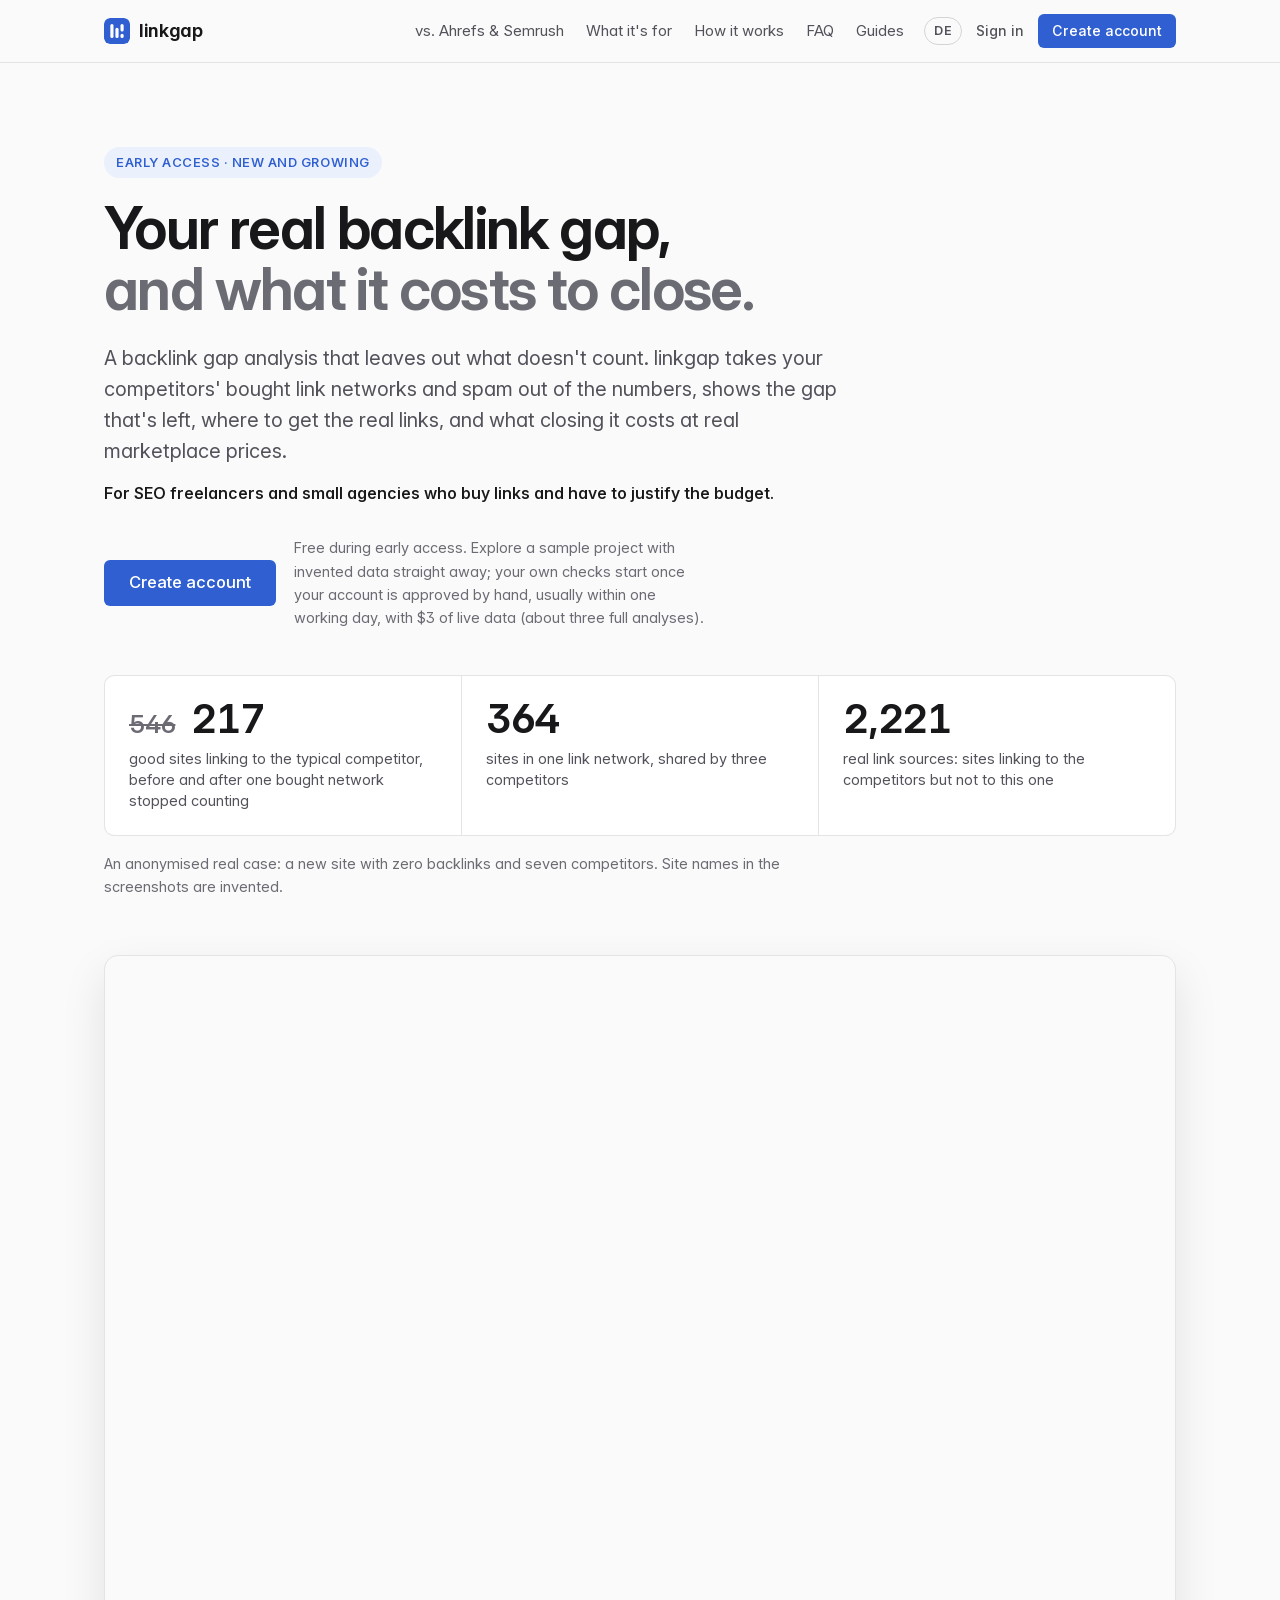
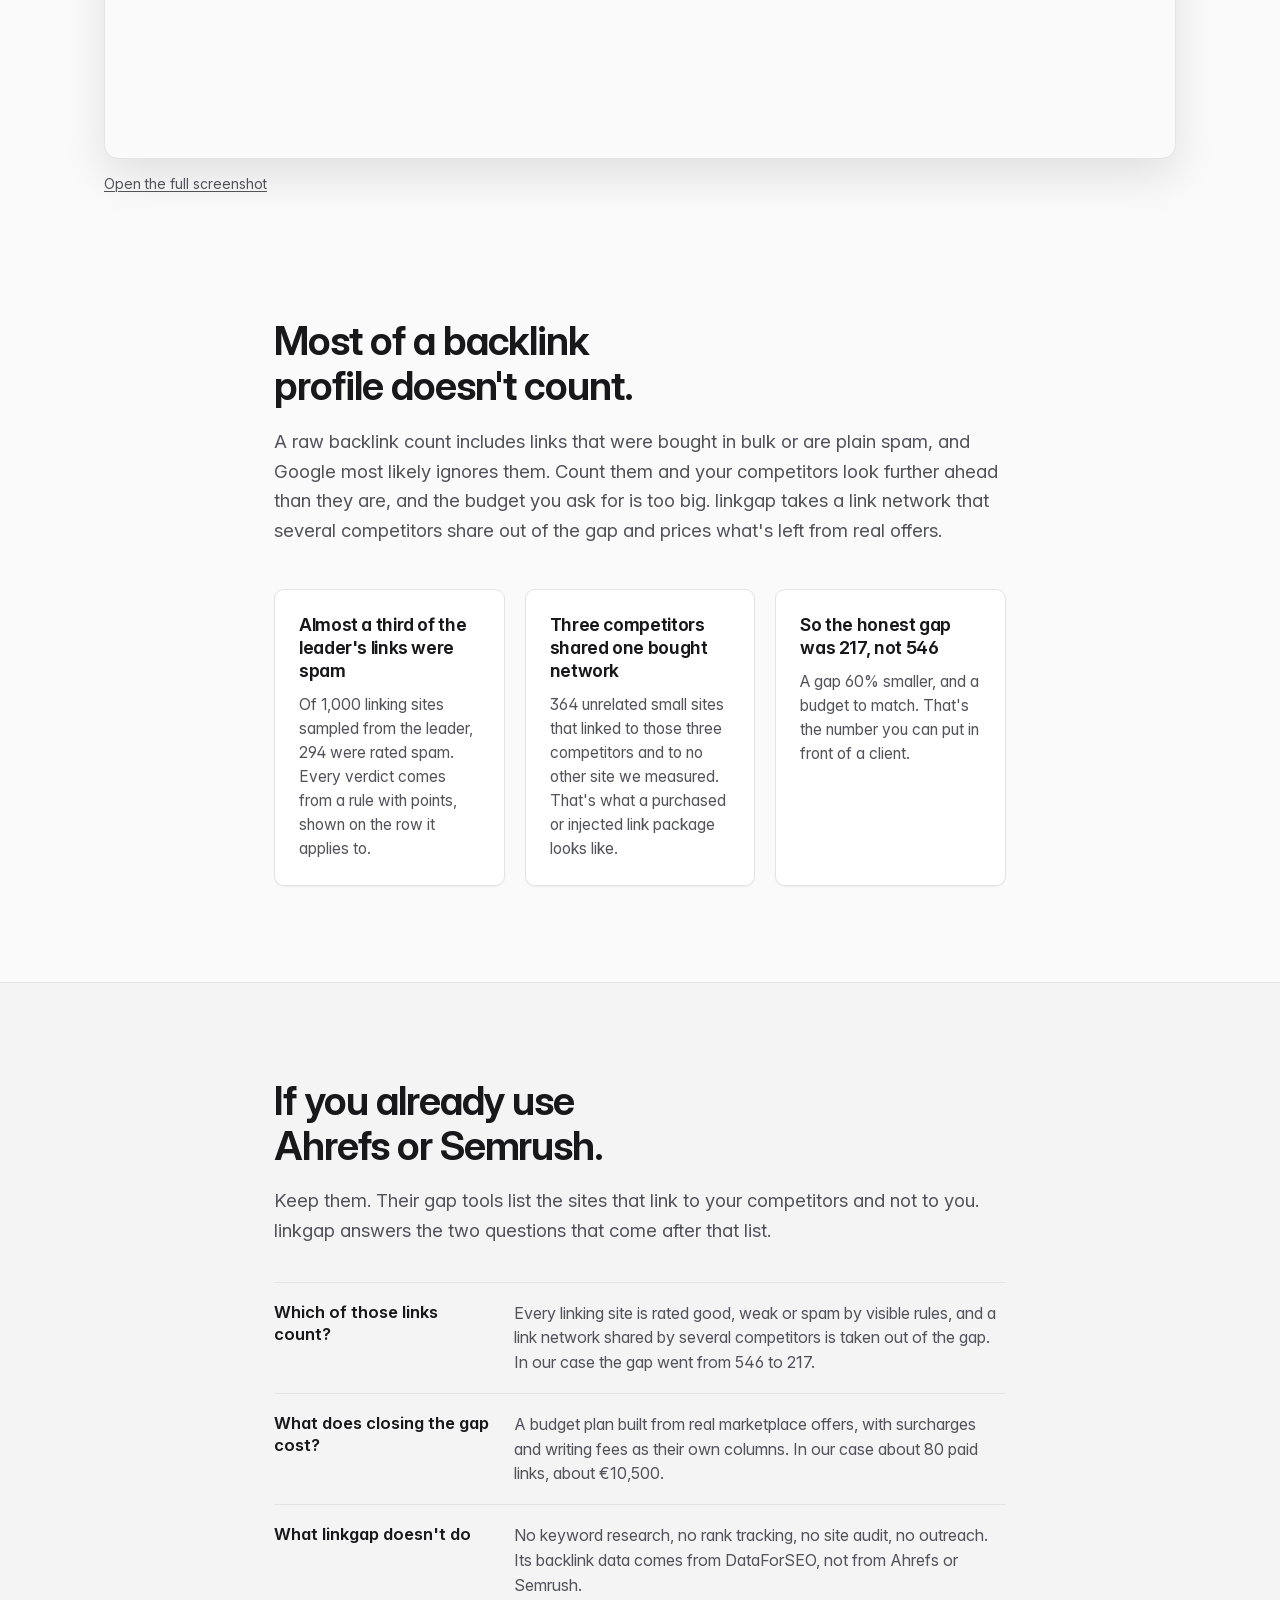
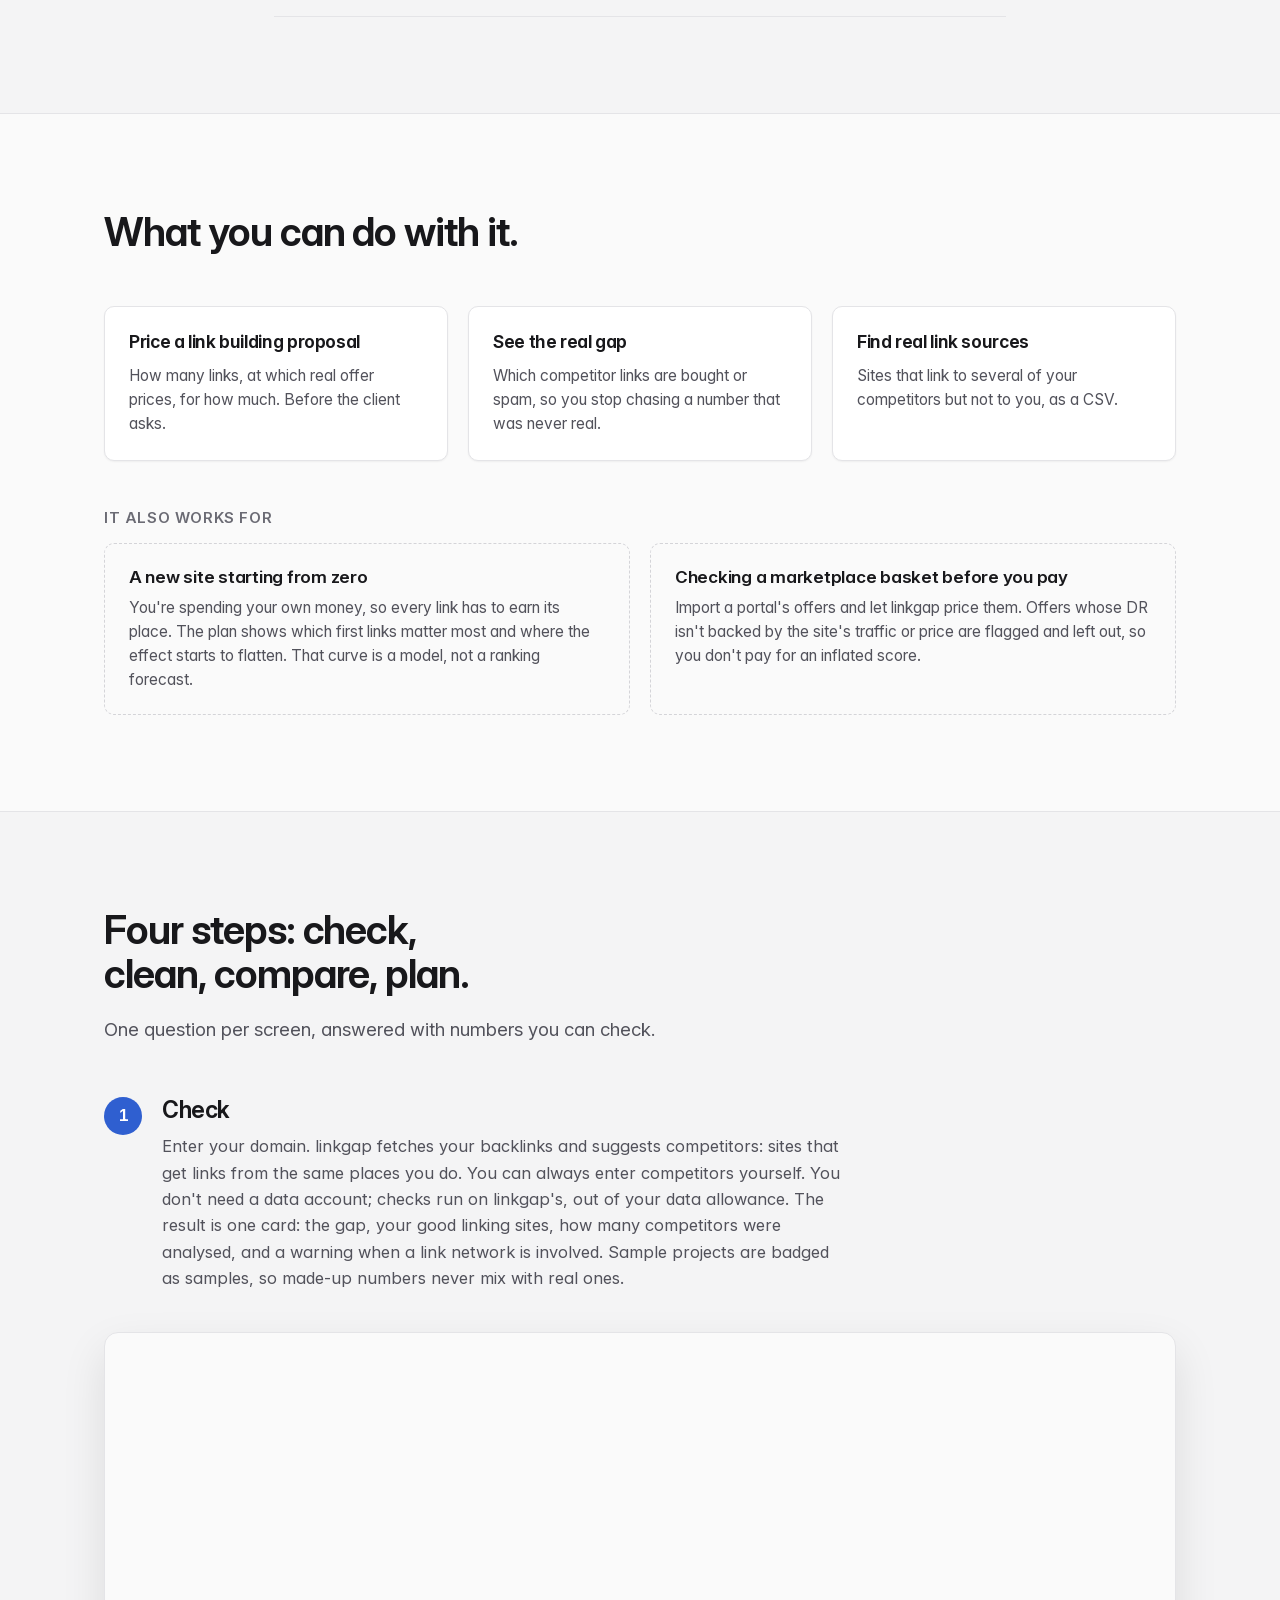
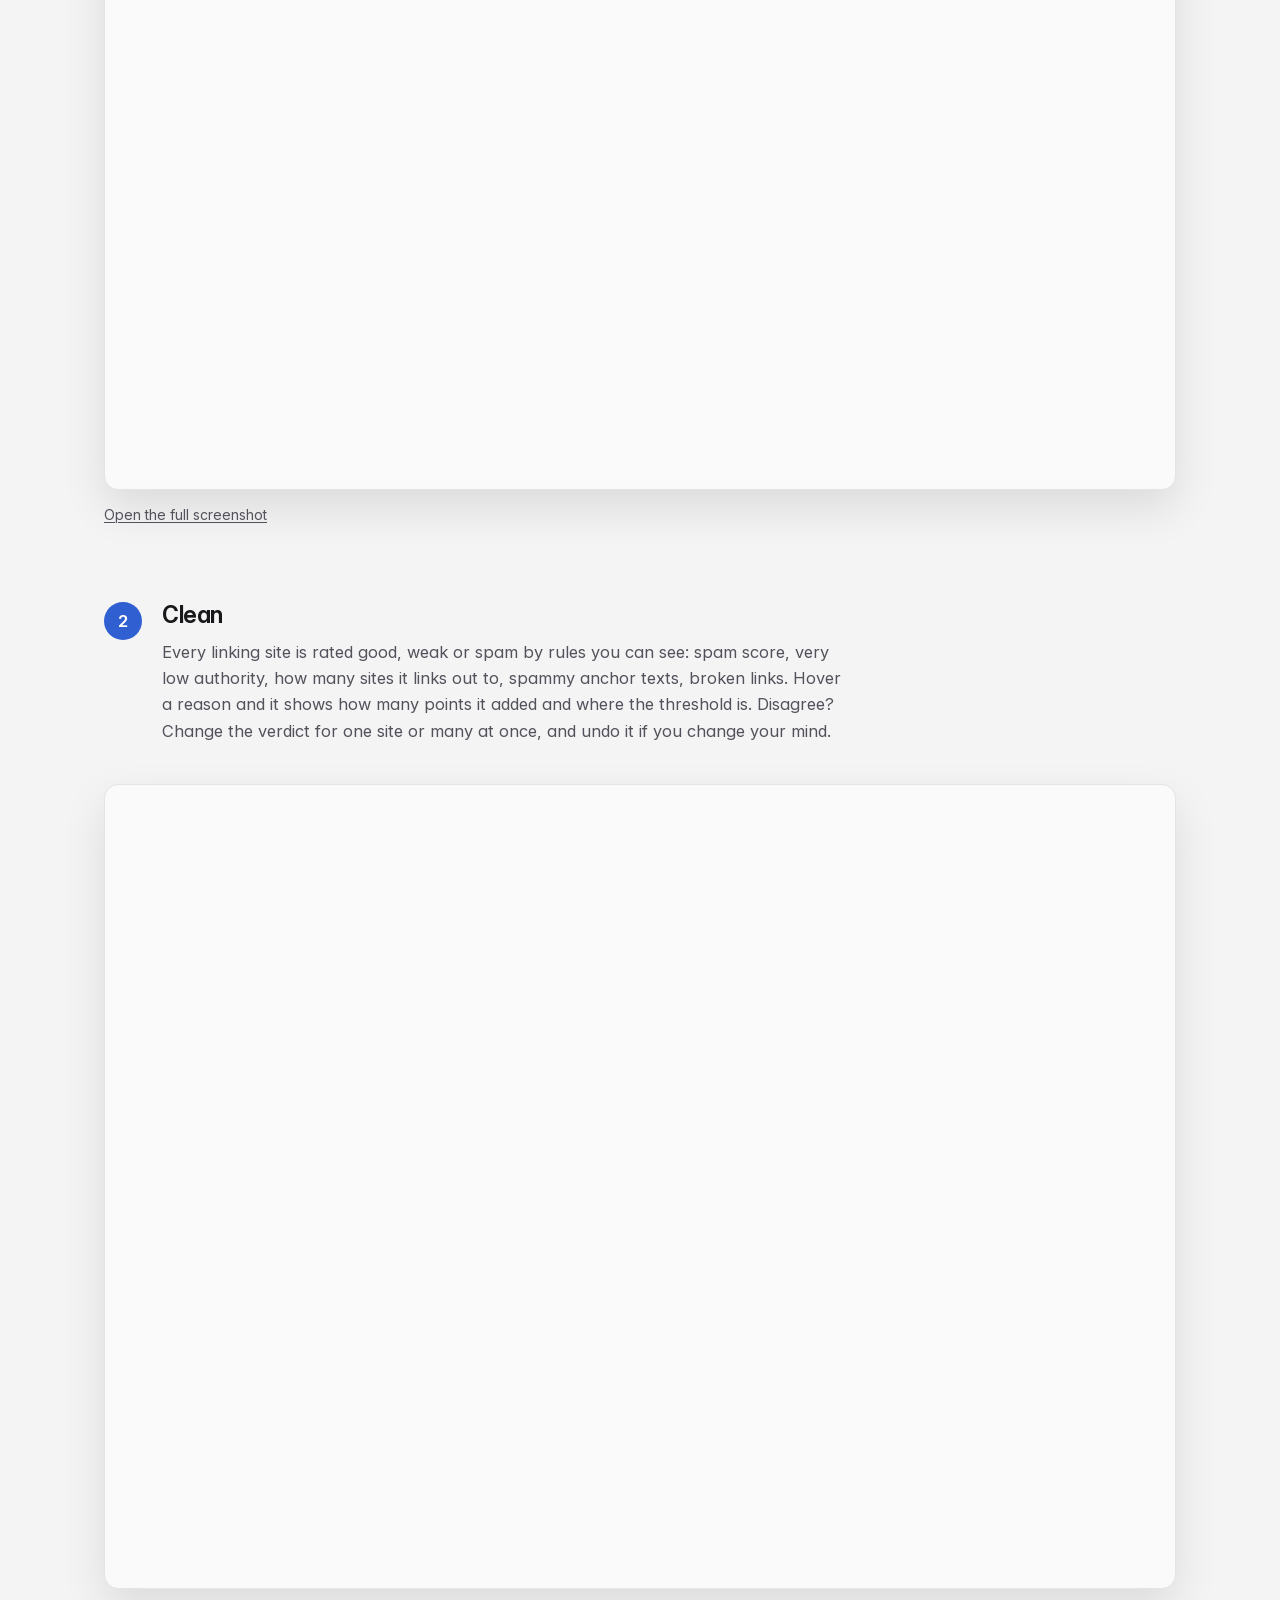
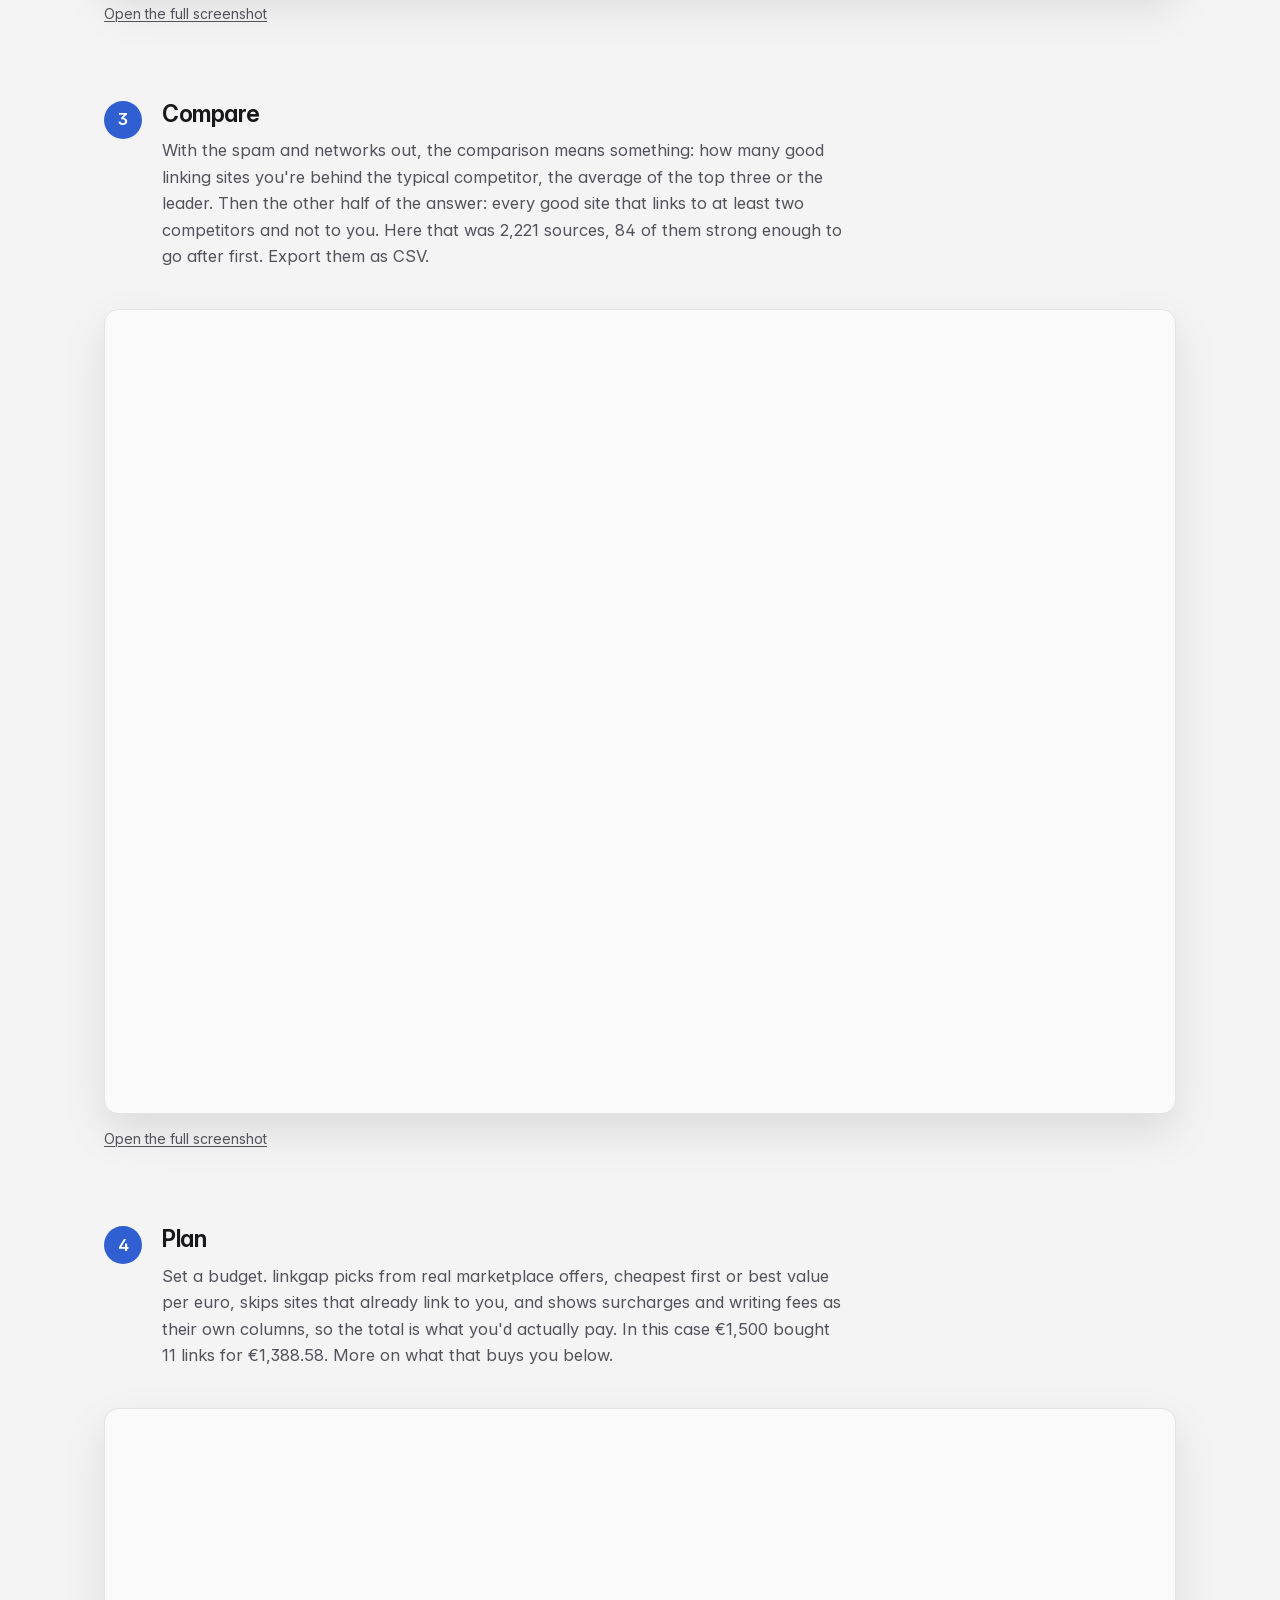
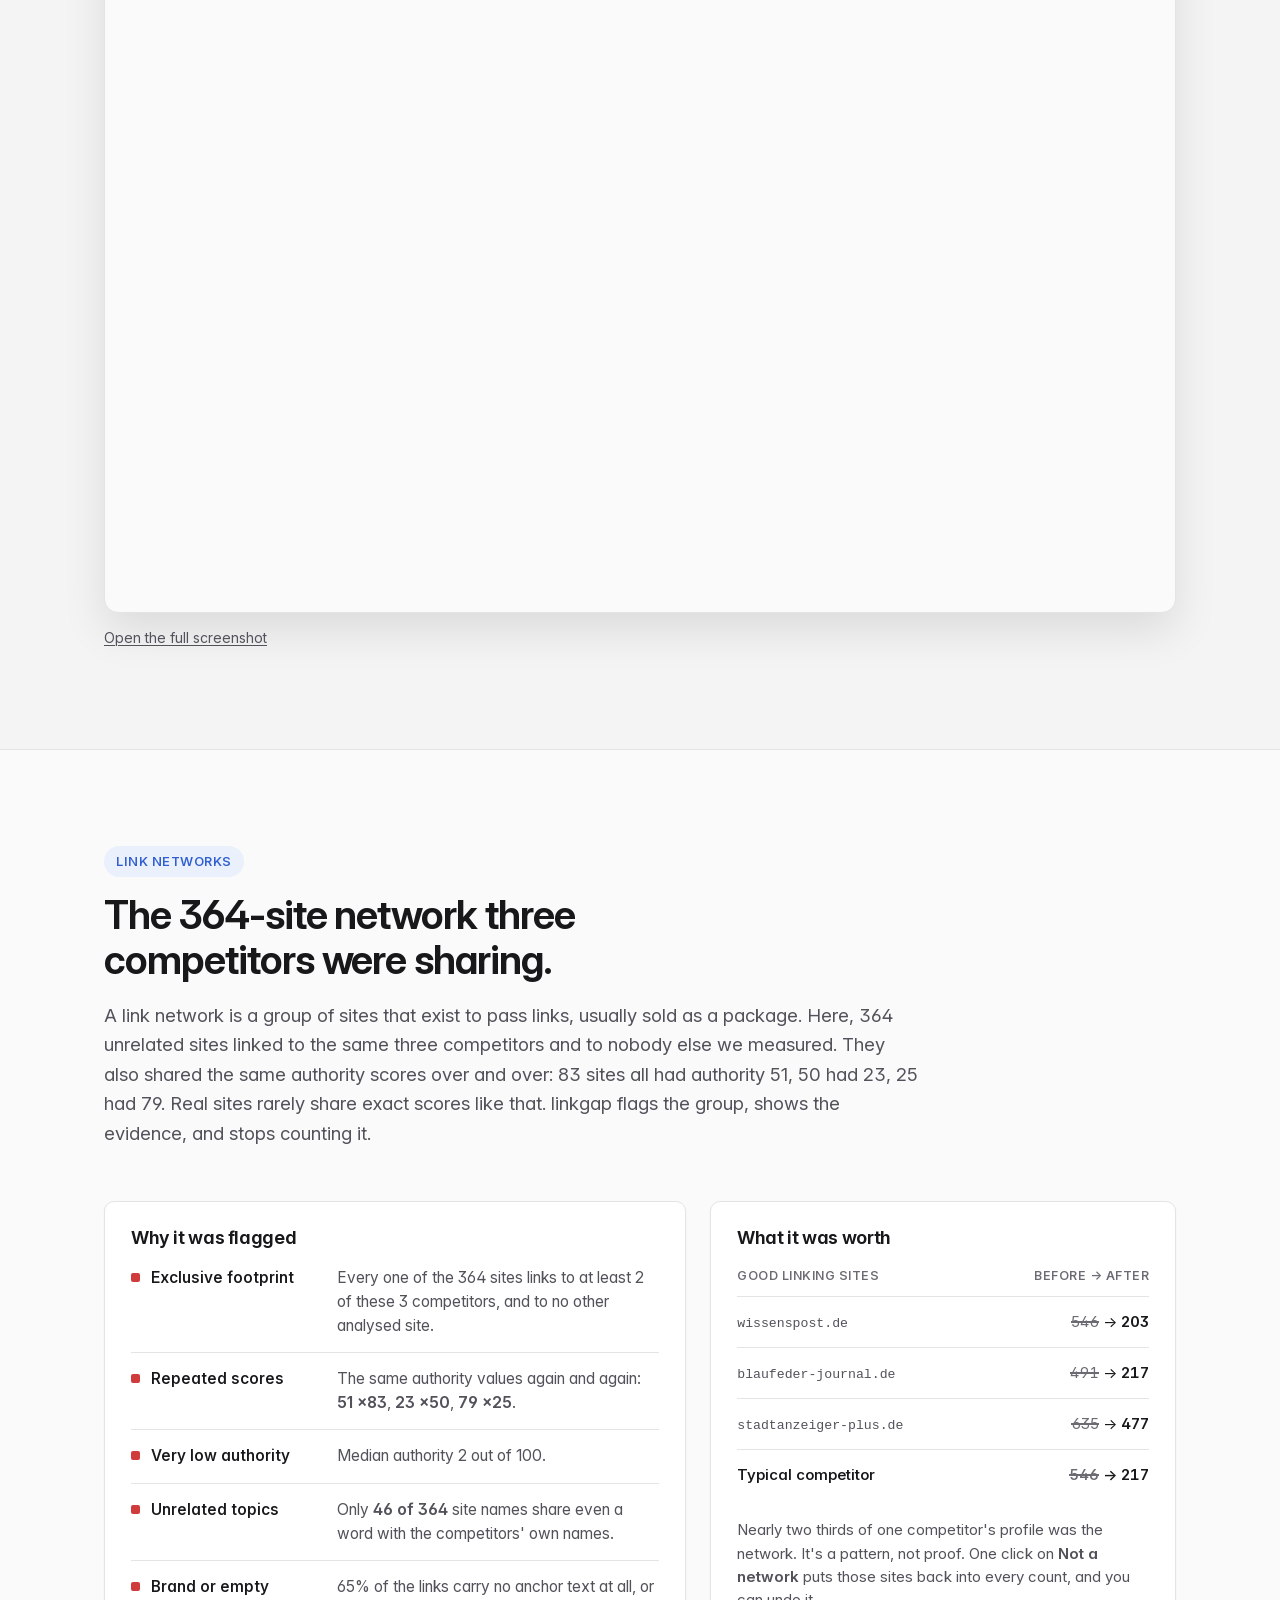
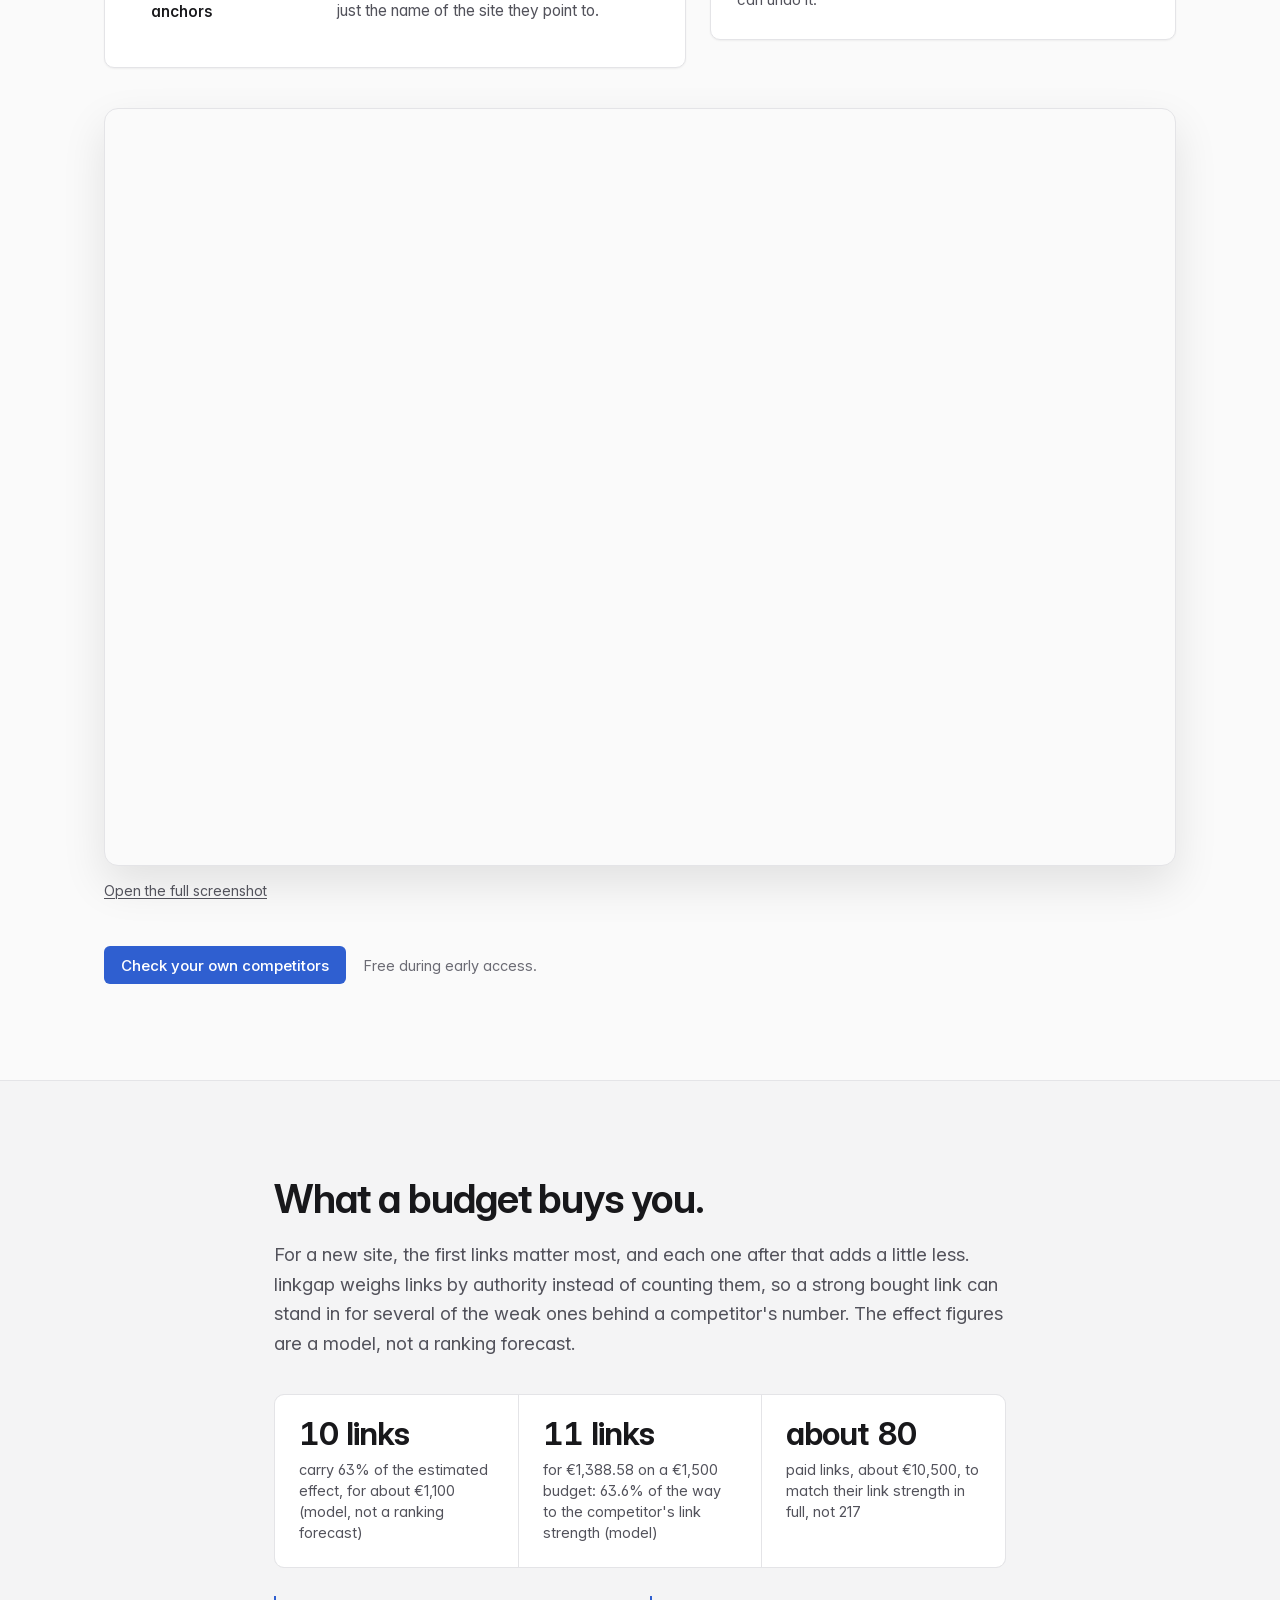
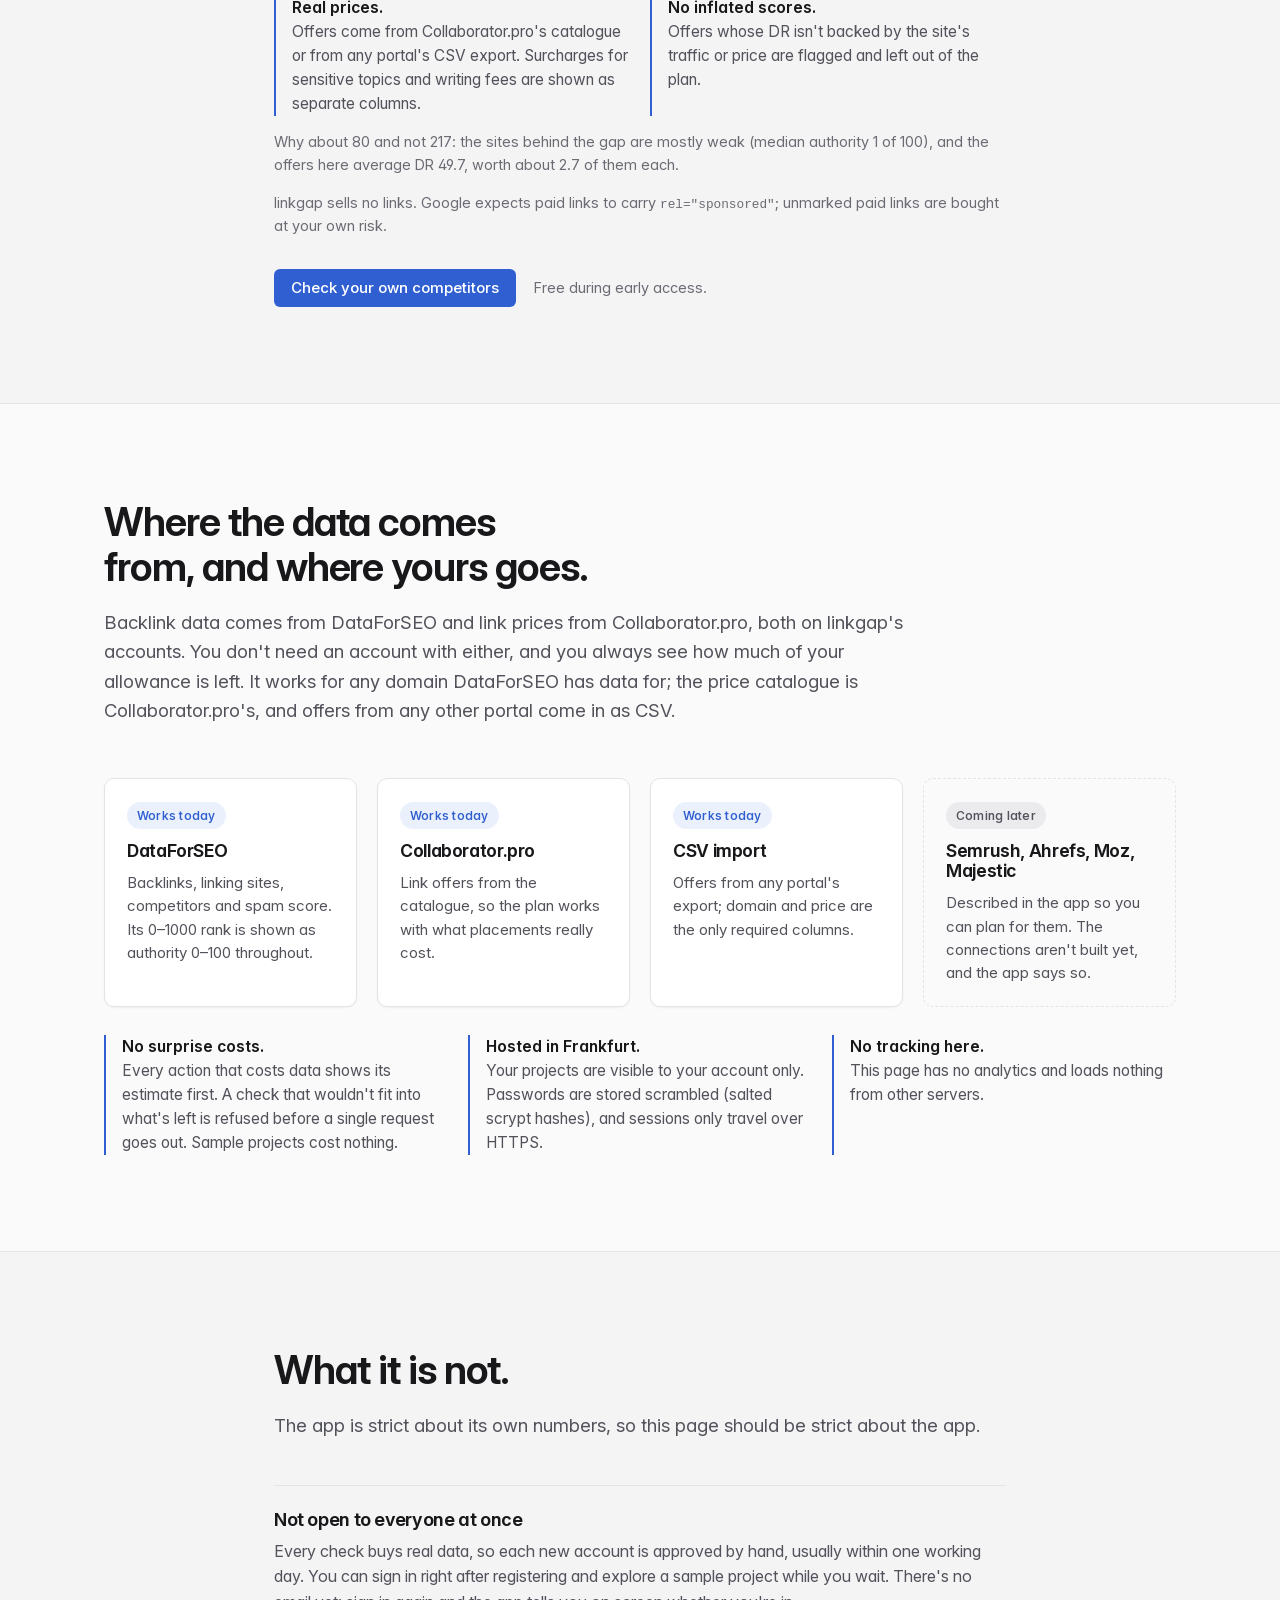
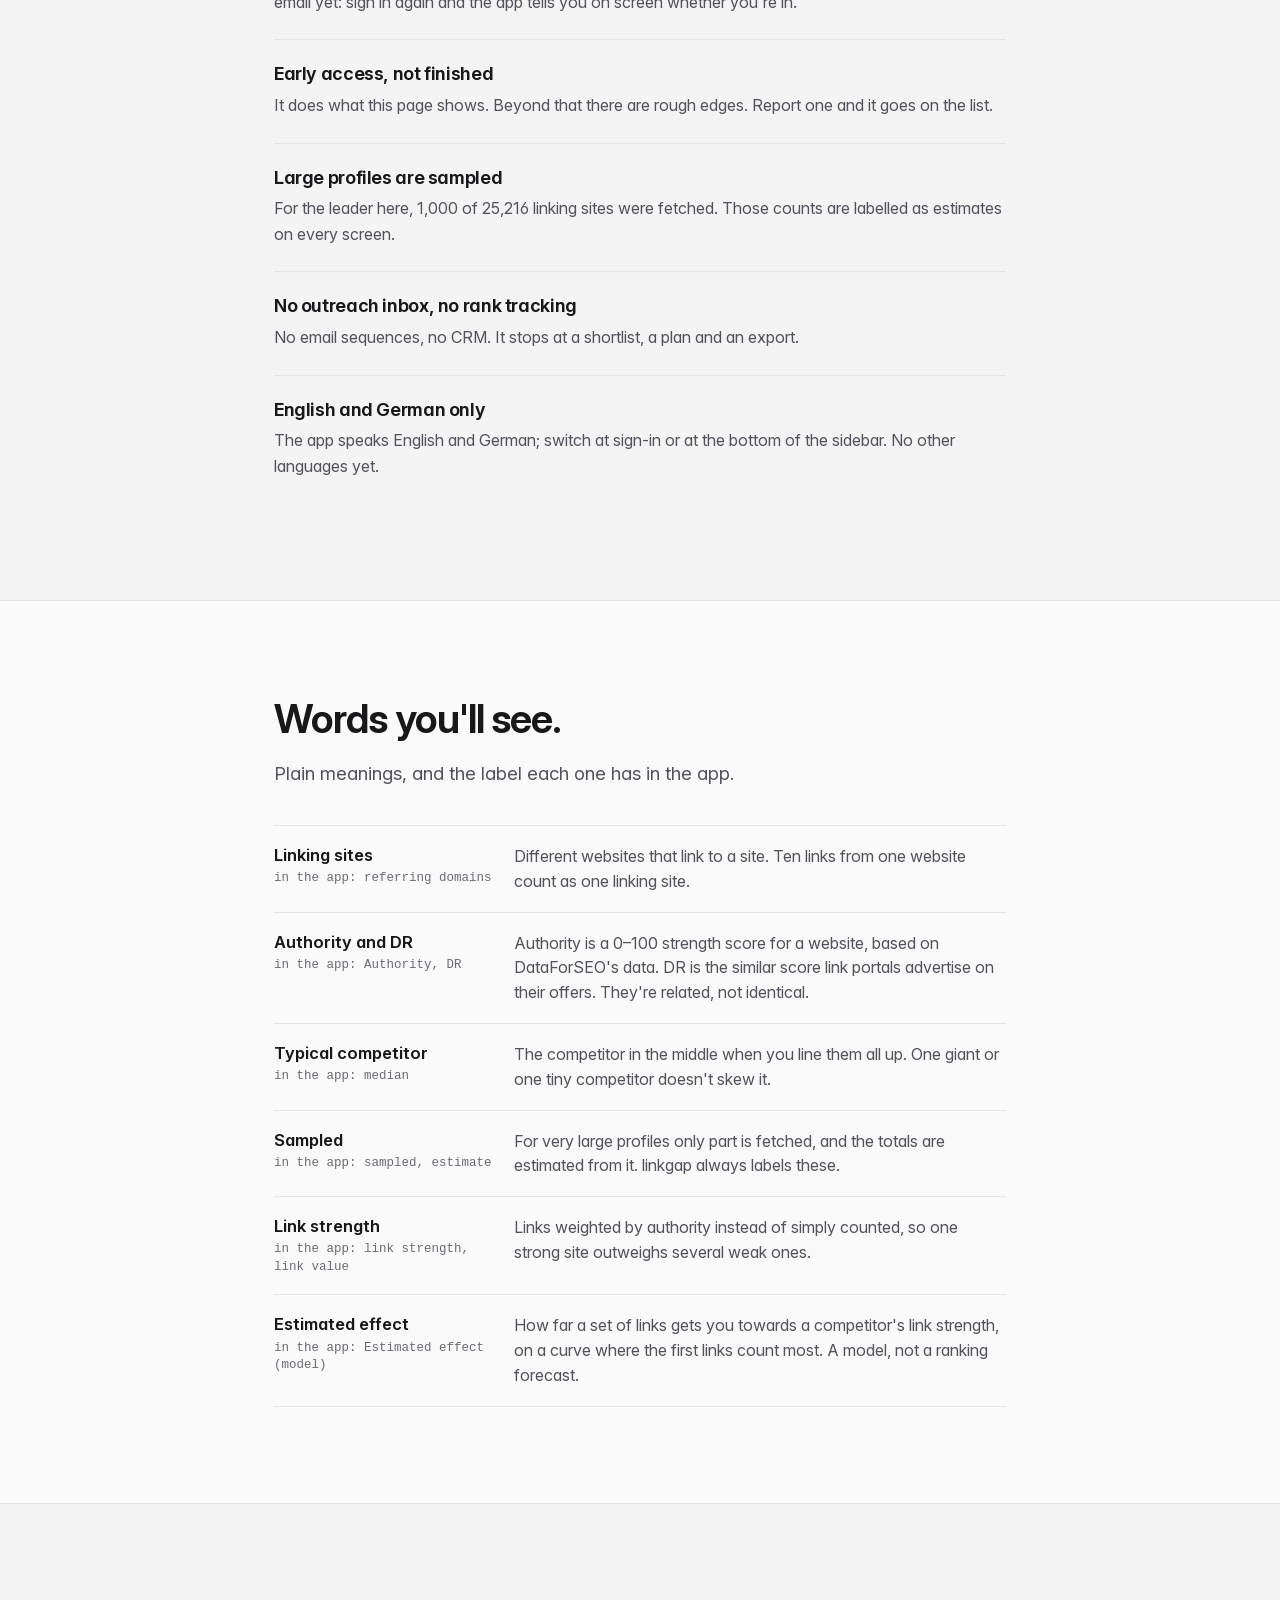
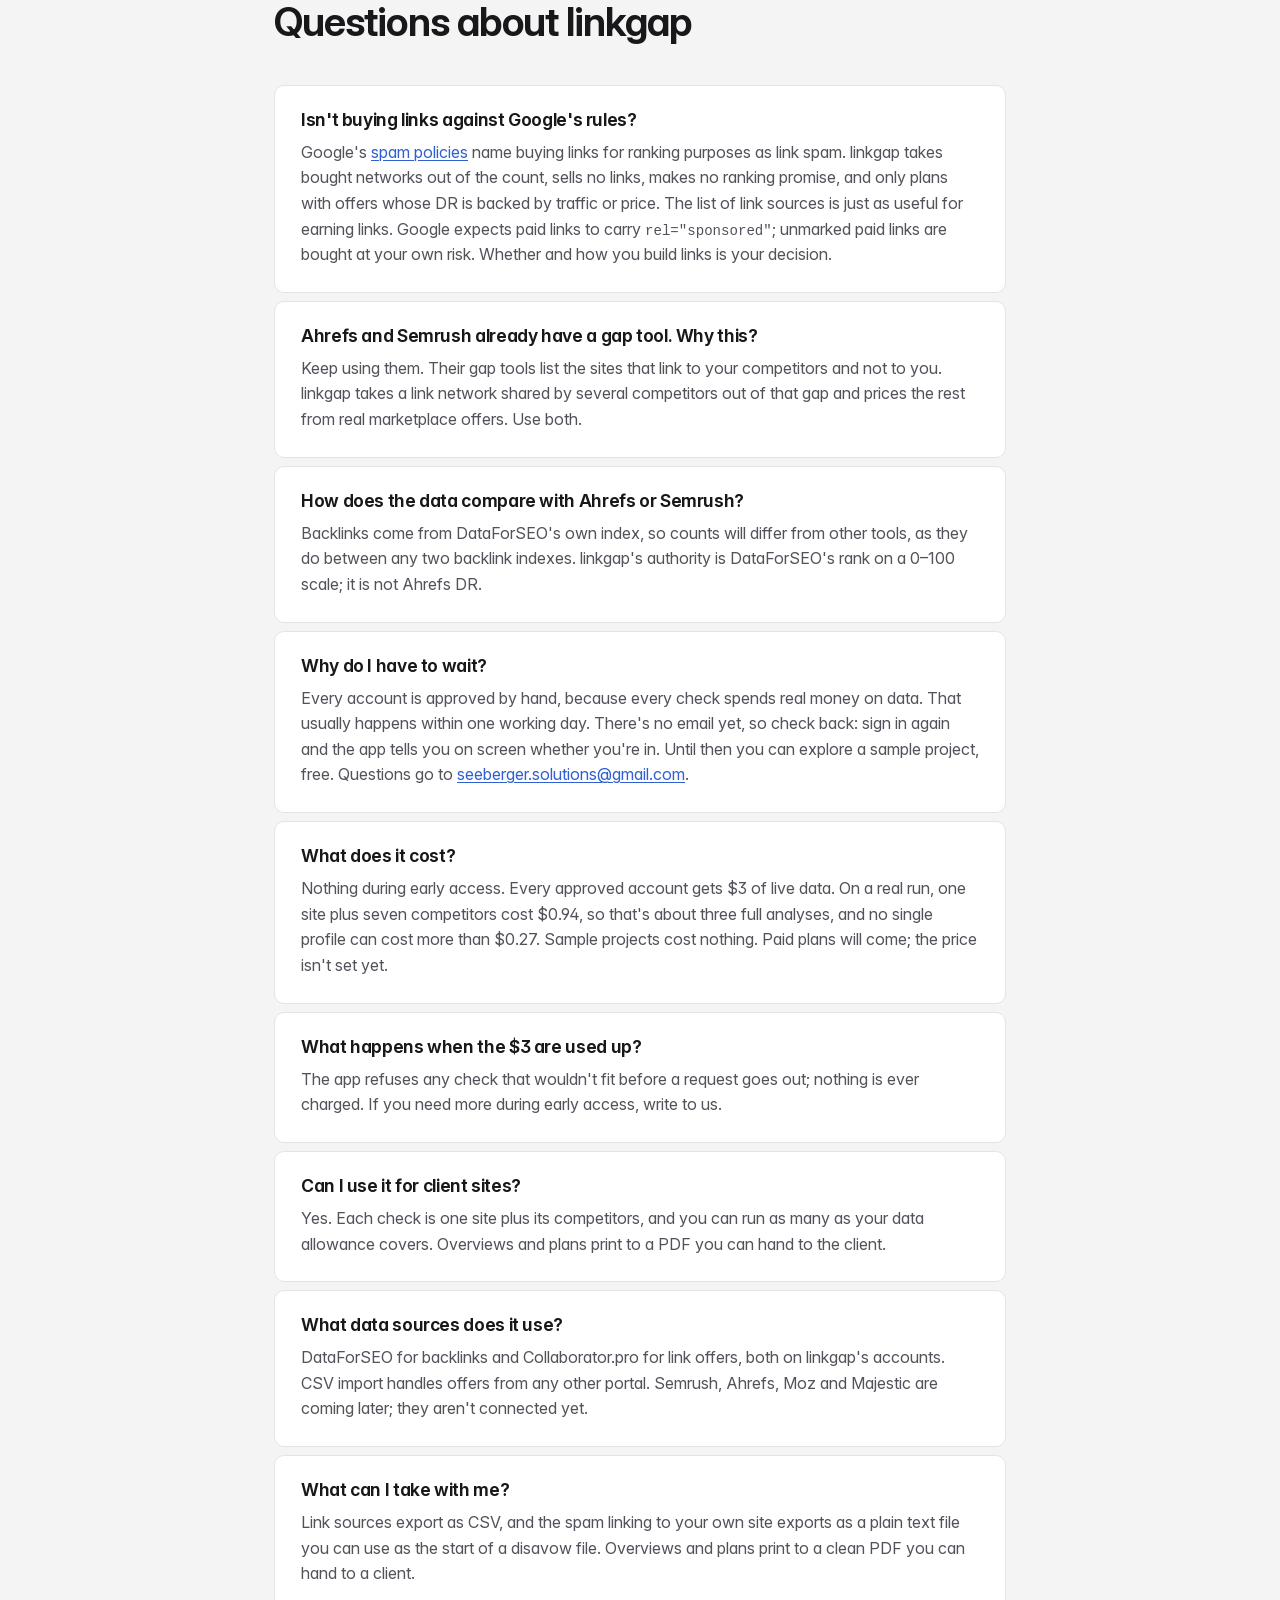
<file: index.html>
<!DOCTYPE html>
<html lang="en">
<head>
<meta charset="utf-8">
<meta name="viewport" content="width=device-width, initial-scale=1">
<title>Backlink gap analysis without the spam, with real prices | linkgap</title>
<meta name="description" content="linkgap strips bought link networks and spam from competitor backlinks, shows your real backlink gap and what closing it costs at real marketplace prices.">
<meta name="color-scheme" content="light dark">
<meta name="theme-color" content="#FAFAFA" media="(prefers-color-scheme: light)">
<meta name="theme-color" content="#0B0B0D" media="(prefers-color-scheme: dark)">
<link rel="canonical" href="https://linkgap.app/">
<link rel="alternate" hreflang="en" href="https://linkgap.app/">
<link rel="alternate" hreflang="de" href="https://linkgap.app/de/">
<link rel="alternate" hreflang="x-default" href="https://linkgap.app/">
<meta property="og:type" content="website">
<meta property="og:site_name" content="linkgap">
<meta property="og:title" content="Backlink gap analysis without the spam, with real prices | linkgap">
<meta property="og:description" content="Take bought link networks and spam out of your competitors' backlink counts, see the gap that is left, and price closing it with real marketplace offers.">
<meta property="og:url" content="https://linkgap.app/">
<meta property="og:locale" content="en_GB">
<meta property="og:locale:alternate" content="de_DE">
<meta property="og:image" content="https://linkgap.app/img/og-en.png">
<meta property="og:image:width" content="1200">
<meta property="og:image:height" content="630">
<meta property="og:image:type" content="image/png">
<meta property="og:image:alt" content="linkgap: your real backlink gap and what it costs to close. 217 good linking sites behind instead of 546, about 80 links, about €10,500.">
<meta name="twitter:card" content="summary_large_image">
<meta name="twitter:title" content="Backlink gap analysis without the spam, with real prices | linkgap">
<meta name="twitter:description" content="linkgap strips bought link networks and spam from competitor backlinks, shows your real backlink gap and what closing it costs at real marketplace prices.">
<meta name="twitter:image" content="https://linkgap.app/img/og-en.png">
<link rel="icon" href="/favicon.ico" sizes="32x32">
<link rel="icon" href="/favicon.svg" type="image/svg+xml">
<link rel="apple-touch-icon" href="/apple-touch-icon.png">
<link rel="preload" href="/fonts/InterVariable-latin.woff2" as="font" type="font/woff2" crossorigin>
<link rel="stylesheet" href="/style.css">
<script type="application/ld+json">
{
  "@context": "https://schema.org",
  "@graph": [
    {
      "@type": "Organization",
      "@id": "https://linkgap.app/#org",
      "name": "linkgap",
      "url": "https://linkgap.app/",
      "logo": "https://linkgap.app/img/icon-512.png"
    },
    {
      "@type": "WebSite",
      "@id": "https://linkgap.app/#site",
      "url": "https://linkgap.app/",
      "name": "linkgap",
      "inLanguage": [
        "en",
        "de"
      ],
      "publisher": {
        "@id": "https://linkgap.app/#org"
      }
    },
    {
      "@type": "SoftwareApplication",
      "name": "linkgap",
      "applicationCategory": "BusinessApplication",
      "operatingSystem": "Web",
      "url": "https://linkgap.app/",
      "inLanguage": "en",
      "description": "Backlink gap analysis that takes bought link networks and spam out of competitor counts and prices closing the gap with real marketplace offers.",
      "offers": {
        "@type": "Offer",
        "price": "0",
        "priceCurrency": "USD",
        "description": "Free during early access"
      },
      "publisher": {
        "@id": "https://linkgap.app/#org"
      }
    },
    {
      "@type": "FAQPage",
      "@id": "https://linkgap.app/#faq",
      "inLanguage": "en",
      "mainEntity": [
        {
          "@type": "Question",
          "name": "Isn't buying links against Google's rules?",
          "acceptedAnswer": {
            "@type": "Answer",
            "text": "Google's spam policies name buying links for ranking purposes as link spam. linkgap takes bought networks out of the count, sells no links, makes no ranking promise, and only plans with offers whose DR is backed by traffic or price. The list of link sources is just as useful for earning links. Google expects paid links to carry rel=\"sponsored\"; unmarked paid links are bought at your own risk. Whether and how you build links is your decision."
          }
        },
        {
          "@type": "Question",
          "name": "Ahrefs and Semrush already have a gap tool. Why this?",
          "acceptedAnswer": {
            "@type": "Answer",
            "text": "Keep using them. Their gap tools list the sites that link to your competitors and not to you. linkgap takes a link network shared by several competitors out of that gap and prices the rest from real marketplace offers. Use both."
          }
        },
        {
          "@type": "Question",
          "name": "How does the data compare with Ahrefs or Semrush?",
          "acceptedAnswer": {
            "@type": "Answer",
            "text": "Backlinks come from DataForSEO's own index, so counts will differ from other tools, as they do between any two backlink indexes. linkgap's authority is DataForSEO's rank on a 0–100 scale; it is not Ahrefs DR."
          }
        },
        {
          "@type": "Question",
          "name": "Why do I have to wait?",
          "acceptedAnswer": {
            "@type": "Answer",
            "text": "Every account is approved by hand, because every check spends real money on data. That usually happens within one working day. There's no email yet, so check back: sign in again and the app tells you on screen whether you're in. Until then you can explore a sample project, free. Questions go to seeberger.solutions@gmail.com."
          }
        },
        {
          "@type": "Question",
          "name": "What does it cost?",
          "acceptedAnswer": {
            "@type": "Answer",
            "text": "Nothing during early access. Every approved account gets $3 of live data. On a real run, one site plus seven competitors cost $0.94, so that's about three full analyses, and no single profile can cost more than $0.27. Sample projects cost nothing. Paid plans will come; the price isn't set yet."
          }
        },
        {
          "@type": "Question",
          "name": "What happens when the $3 are used up?",
          "acceptedAnswer": {
            "@type": "Answer",
            "text": "The app refuses any check that wouldn't fit before a request goes out; nothing is ever charged. If you need more during early access, write to us."
          }
        },
        {
          "@type": "Question",
          "name": "Can I use it for client sites?",
          "acceptedAnswer": {
            "@type": "Answer",
            "text": "Yes. Each check is one site plus its competitors, and you can run as many as your data allowance covers. Overviews and plans print to a PDF you can hand to the client."
          }
        },
        {
          "@type": "Question",
          "name": "What data sources does it use?",
          "acceptedAnswer": {
            "@type": "Answer",
            "text": "DataForSEO for backlinks and Collaborator.pro for link offers, both on linkgap's accounts. CSV import handles offers from any other portal. Semrush, Ahrefs, Moz and Majestic are coming later; they aren't connected yet."
          }
        },
        {
          "@type": "Question",
          "name": "What can I take with me?",
          "acceptedAnswer": {
            "@type": "Answer",
            "text": "Link sources export as CSV, and the spam linking to your own site exports as a plain text file you can use as the start of a disavow file. Overviews and plans print to a clean PDF you can hand to a client."
          }
        },
        {
          "@type": "Question",
          "name": "Is my data private?",
          "acceptedAnswer": {
            "@type": "Answer",
            "text": "Your projects belong to your account alone; to anyone else they don't exist. Passwords are stored as salted scrypt hashes, sessions travel only over HTTPS, and the app runs in Frankfurt. There's no analytics or tracking on this page."
          }
        }
      ]
    }
  ]
}
</script>
</head>
<body>

<a class="skip" href="#main">Skip to content</a>

<header class="site-header">
  <div class="wrap header-inner">
    <a class="wordmark" href="/" aria-label="linkgap home">
      <svg class="mark" viewBox="0 0 32 32" width="26" height="26" aria-hidden="true" focusable="false">
        <rect width="32" height="32" rx="7" fill="#2F5FD0"/>
        <g fill="#FFFFFF" transform="translate(16 16) scale(0.78) translate(-16 -16)">
          <rect x="5.5" y="5" width="5" height="22" rx="2.5"/>
          <rect x="13.5" y="11" width="5" height="16" rx="2.5"/>
          <rect x="21.5" y="20.5" width="5" height="6.5" rx="2.5"/>
          <rect x="21.5" y="5" width="5" height="11.8" rx="2.5"/>
        </g>
      </svg>
      <b>linkgap</b>
    </a>
    <nav class="header-nav" aria-label="Sections">
      <a href="#compare">vs. Ahrefs &amp; Semrush</a>
      <a href="#use">What it's for</a>
      <a href="#how">How it works</a>
      <a href="#faq">FAQ</a>
      <a href="/guides/">Guides</a>
    </nav>
    <span class="header-actions">
      <a class="lang-switch" href="/de/" hreflang="de" lang="de" aria-label="Deutsche Version">DE</a>
      <a class="header-signin" href="https://app.linkgap.app/login?lang=en">Sign in</a>
      <a class="btn btn-primary btn-sm" href="https://app.linkgap.app/register?lang=en">Create account</a>
    </span>
  </div>
</header>

<main id="main" tabindex="-1">

  <!-- ───────────────────────── 1. hero ───────────────────────── -->
  <section class="hero">
    <div class="wrap">
      <p class="eyebrow">Early access · new and growing</p>
      <h1>Your real backlink gap, <span class="h1-2">and what it costs to close.</span></h1>
      <p class="lede">
        A backlink gap analysis that leaves out what doesn't count. linkgap takes your competitors' bought
        link networks and spam out of the numbers, shows the gap that's left, where to get the real links,
        and what closing it costs at real marketplace prices.
      </p>
      <p class="for-whom">
        For SEO freelancers and small agencies who buy links and have to justify the budget.
      </p>
      <div class="cta-row">
        <a class="btn btn-primary btn-lg" href="https://app.linkgap.app/register?lang=en">Create account</a>
        <p class="cta-note">
          Free during early access. Explore a sample project with invented data straight away; your own
          checks start once your account is approved by hand, usually within one working day, with $3
          of live data (about three full analyses).
        </p>
      </div>

      <ul class="facts" role="list">
        <li class="fact">
          <span class="fact-num"><s><span class="sr-only">previously </span>546</s> 217</span>
          <span class="fact-label">good sites linking to the typical competitor, before and after one bought network stopped counting</span>
        </li>
        <li class="fact">
          <span class="fact-num">364</span>
          <span class="fact-label">sites in one link network, shared by three competitors</span>
        </li>
        <li class="fact">
          <span class="fact-num">2,221</span>
          <span class="fact-label">real link sources: sites linking to the competitors but not to this one</span>
        </li>
      </ul>
      <p class="facts-caption">
        An anonymised real case: a new site with zero backlinks and seven competitors. Site names in
        the screenshots are invented.
      </p>

      <figure class="shot shot-hero shot-cut-m">
        <div class="shot-frame">
          <picture>
            <source media="(max-width: 760px) and (prefers-color-scheme: dark)" srcset="/img/overview-dark-m.webp" type="image/webp" width="1200" height="900">
            <source media="(max-width: 760px)" srcset="/img/overview-light-m.webp" type="image/webp" width="1200" height="900">
            <source media="(prefers-color-scheme: dark)" srcset="/img/overview-dark.webp" type="image/webp" width="1440" height="1185">
            <source media="(prefers-color-scheme: dark)" srcset="/img/overview-dark.png" width="1440" height="1185">
            <source srcset="/img/overview-light.webp" type="image/webp" width="1440" height="1185">
            <img src="/img/overview-light.png" width="1440" height="1185" decoding="async" fetchpriority="high"
                 alt="The linkgap overview for nordblick-magazin.de: 217 good referring domains behind the median competitor, with 546 crossed out before removing one link network of 364 domains. Four tiles show your good domains at 0, the median competitor at 217, link networks at 364 domains, and a cost to close of about €10,500, because about 80 paid links match the link strength of their 217. Below, a bar chart compares seven competitors against a dashed median line at 217.">
          </picture>
        </div>
        <figcaption class="shot-cap"><span class="shot-swipe">Swipe sideways for the rest of the screen. </span><a href="/img/overview-light.png">Open the full screenshot</a></figcaption>
      </figure>
    </div>
  </section>

  <!-- ───────────────────────── 2. problem ───────────────────────── -->
  <section class="section" id="problem">
    <div class="wrap narrow">
      <h2>Most of a backlink profile doesn't count.</h2>
      <p class="section-lede">
        A raw backlink count includes links that were bought in bulk or are plain spam, and Google most
        likely ignores them. Count them and your competitors look further ahead than they are, and the
        budget you ask for is too big. linkgap takes a link network that several competitors share out
        of the gap and prices what's left from real offers.
      </p>
      <div class="problem-grid">
        <div class="pcard">
          <h3>Almost a third of the leader's links were spam</h3>
          <p>
            Of 1,000 linking sites sampled from the leader, 294 were rated spam. Every verdict
            comes from a rule with points, shown on the row it applies to.
          </p>
        </div>
        <div class="pcard">
          <h3>Three competitors shared one bought network</h3>
          <p>
            364 unrelated small sites that linked to those three competitors and to no other site we
            measured. That's what a purchased or injected link package looks like.
          </p>
        </div>
        <div class="pcard">
          <h3>So the honest gap was 217, not 546</h3>
          <p>
            A gap 60% smaller, and a budget to match. That's the number you can put in front of a
            client.
          </p>
        </div>
      </div>
    </div>
  </section>

    <!-- ───────────────────────── 2b. next to the gap tools you already have ───────────────────────── -->
  <section class="section section-alt" id="compare">
    <div class="wrap narrow">
      <h2>If you already use Ahrefs or Semrush.</h2>
      <p class="section-lede">
        Keep them. Their gap tools list the sites that link to your competitors and not to you. linkgap
        answers the two questions that come after that list.
      </p>
      <dl class="glossary">
        <div class="gl-row">
          <dt>Which of those links count?</dt>
          <dd>Every linking site is rated good, weak or spam by visible rules, and a link network shared by several competitors is taken out of the gap. In our case the gap went from 546 to 217.</dd>
        </div>
        <div class="gl-row">
          <dt>What does closing the gap cost?</dt>
          <dd>A budget plan built from real marketplace offers, with surcharges and writing fees as their own columns. In our case about 80 paid links, about €10,500.</dd>
        </div>
        <div class="gl-row">
          <dt>What linkgap doesn't do</dt>
          <dd>No keyword research, no rank tracking, no site audit, no outreach. Its backlink data comes from DataForSEO, not from Ahrefs or Semrush.</dd>
        </div>
      </dl>
    </div>
  </section>

  <!-- ───────────────────────── 3. use cases ───────────────────────── -->
  <section class="section" id="use">
    <div class="wrap">
      <header class="section-head">
        <h2>What you can do with it.</h2>
      </header>
      <div class="problem-grid">
        <div class="pcard">
          <h3>Price a link building proposal</h3>
          <p>How many links, at which real offer prices, for how much. Before the client asks.</p>
        </div>
        <div class="pcard">
          <h3>See the real gap</h3>
          <p>Which competitor links are bought or spam, so you stop chasing a number that was never real.</p>
        </div>
        <div class="pcard">
          <h3>Find real link sources</h3>
          <p>Sites that link to several of your competitors but not to you, as a CSV.</p>
        </div>
      </div>

      <h3 class="sub-head">It also works for</h3>
      <div class="who-grid">
        <div class="who">
          <h4>A new site starting from zero</h4>
          <p>
            You're spending your own money, so every link has to earn its place. The plan shows which
            first links matter most and where the effect starts to flatten. That curve is a model, not a
            ranking forecast.
          </p>
        </div>
        <div class="who">
          <h4>Checking a marketplace basket before you pay</h4>
          <p>
            Import a portal's offers and let linkgap price them. Offers whose DR isn't backed by the
            site's traffic or price are flagged and left out, so you don't pay for an inflated score.
          </p>
        </div>
      </div>
    </div>
  </section>

  <!-- ───────────────────────── 4. how it works ───────────────────────── -->
  <section class="section section-alt" id="how">
    <div class="wrap">
      <header class="section-head">
        <h2>Four steps: check, clean, compare, plan.</h2>
        <p class="section-lede">One question per screen, answered with numbers you can check.</p>
      </header>

      <ol class="steps" role="list">

        <li class="step">
          <div class="step-head">
            <span class="step-n" aria-hidden="true">1</span>
            <div>
              <h3>Check</h3>
              <p>
                Enter your domain. linkgap fetches your backlinks and suggests competitors: sites that get links
                from the same places you do. You can always enter competitors yourself. You don't need a
                data account; checks run on linkgap's, out of your data allowance. The result is one card: the gap, your good linking sites, how many
                competitors were analysed, and a warning when a link network is involved. Sample
                projects are badged as samples, so made-up numbers never mix with real ones.
              </p>
            </div>
          </div>
          <figure class="shot">
            <div class="shot-frame">
              <picture>
                <source media="(max-width: 760px) and (prefers-color-scheme: dark)" srcset="/img/checks-dark-m.webp" type="image/webp" width="1200" height="848">
                <source media="(max-width: 760px)" srcset="/img/checks-light-m.webp" type="image/webp" width="1200" height="848">
                <source media="(prefers-color-scheme: dark)" srcset="/img/checks-dark.webp" type="image/webp" width="1440" height="900">
                <source media="(prefers-color-scheme: dark)" srcset="/img/checks-dark.png" width="1440" height="900">
                <source srcset="/img/checks-light.webp" type="image/webp" width="1440" height="900">
                <img src="/img/checks-light.png" width="1440" height="900" loading="lazy" decoding="async"
                     alt="The linkgap checks screen with a four-step setup checklist at three of four, a new check card, and two project cards: nordblick-magazin.de showing gap 217, 0 good domains, 7 competitors and a 1 link network warning, and a sample project carrying an amber Sample badge.">
              </picture>
            </div>
            <figcaption class="shot-cap"><span class="shot-swipe">Swipe sideways for the rest of the screen. </span><a href="/img/checks-light.png">Open the full screenshot</a></figcaption>
          </figure>
        </li>

        <li class="step">
          <div class="step-head">
            <span class="step-n" aria-hidden="true">2</span>
            <div>
              <h3>Clean</h3>
              <p>
                Every linking site is rated good, weak or spam by rules you can see: spam score, very low
                authority, how many sites it links out to, spammy anchor texts, broken links. Hover a
                reason and it shows how many points it added and where the threshold is. Disagree? Change
                the verdict for one site or many at once, and undo it if you change your mind.
              </p>
            </div>
          </div>
          <figure class="shot shot-cut shot-cut-m">
            <div class="shot-frame">
              <picture>
                <source media="(max-width: 760px) and (prefers-color-scheme: dark)" srcset="/img/domains-dark-m.webp" type="image/webp" width="1200" height="900">
                <source media="(max-width: 760px)" srcset="/img/domains-light-m.webp" type="image/webp" width="1200" height="900">
                <source media="(prefers-color-scheme: dark)" srcset="/img/domains-dark-top.webp" type="image/webp" width="1440" height="1120">
                <source media="(prefers-color-scheme: dark)" srcset="/img/domains-dark-top.png" width="1440" height="1120">
                <source srcset="/img/domains-light-top.webp" type="image/webp" width="1440" height="1120">
                <img src="/img/domains-light-top.png" width="1440" height="1120" loading="lazy" decoding="async"
                     alt="The referring domains screen for the leading competitor, fachblick-journal.de: a quality bar reading good 695 at 70 percent, weak 11, spam 294 at 29 percent, an amber badge saying sampled 1,000 of 25,216 referring domains, and a table where each row carries reason chips such as medium spam score 45 plus 25 and very low authority plus 20.">
              </picture>
            </div>
            <figcaption class="shot-cap"><span class="shot-swipe">Swipe sideways for the rest of the screen. </span><a href="/img/domains-light.png">Open the full screenshot</a></figcaption>
          </figure>
        </li>

        <li class="step">
          <div class="step-head">
            <span class="step-n" aria-hidden="true">3</span>
            <div>
              <h3>Compare</h3>
              <p>
                With the spam and networks out, the comparison means something: how many good linking
                sites you're behind the typical competitor, the average of the top three or the leader. Then the other
                half of the answer: every good site that links to at least two competitors and not to
                you. Here that was 2,221 sources, 84 of them strong enough to go after first. Export them
                as CSV.
              </p>
            </div>
          </div>
          <figure class="shot shot-cut shot-cut-m">
            <div class="shot-frame">
              <picture>
                <source media="(max-width: 760px) and (prefers-color-scheme: dark)" srcset="/img/sources-dark-m.webp" type="image/webp" width="1200" height="900">
                <source media="(max-width: 760px)" srcset="/img/sources-light-m.webp" type="image/webp" width="1200" height="900">
                <source media="(prefers-color-scheme: dark)" srcset="/img/sources-dark-top.webp" type="image/webp" width="1440" height="1120">
                <source media="(prefers-color-scheme: dark)" srcset="/img/sources-dark-top.png" width="1440" height="1120">
                <source srcset="/img/sources-light-top.webp" type="image/webp" width="1440" height="1120">
                <img src="/img/sources-light-top.png" width="1440" height="1120" loading="lazy" decoding="async"
                     alt="The link sources screen with tabs reading Worth chasing 84, All 2,221 and My shortlist 0, and a table of sites with their authority, how many competitors they link to, which ones, whether they are for sale on a portal, and a Shortlist button on each row.">
              </picture>
            </div>
            <figcaption class="shot-cap"><span class="shot-swipe">Swipe sideways for the rest of the screen. </span><a href="/img/sources-light.png">Open the full screenshot</a></figcaption>
          </figure>
        </li>

        <li class="step">
          <div class="step-head">
            <span class="step-n" aria-hidden="true">4</span>
            <div>
              <h3>Plan</h3>
              <p>
                Set a budget. linkgap picks from real marketplace offers, cheapest first or best value
                per euro, skips sites that already link to you, and shows surcharges and writing fees as
                their own columns, so the total is what you'd actually pay. In this case €1,500 bought
                11 links for €1,388.58. More on what that buys you below.
              </p>
            </div>
          </div>
          <figure class="shot shot-cut-m">
            <div class="shot-frame">
              <picture>
                <source media="(max-width: 760px) and (prefers-color-scheme: dark)" srcset="/img/plan-dark-m.webp" type="image/webp" width="1200" height="900">
                <source media="(max-width: 760px)" srcset="/img/plan-light-m.webp" type="image/webp" width="1200" height="900">
                <source media="(prefers-color-scheme: dark)" srcset="/img/plan-dark.webp" type="image/webp" width="1440" height="1897">
                <source media="(prefers-color-scheme: dark)" srcset="/img/plan-dark.png" width="1440" height="1897">
                <source srcset="/img/plan-light.webp" type="image/webp" width="1440" height="1897">
                <img src="/img/plan-light.png" width="1440" height="1897" loading="lazy" decoding="async"
                     alt="The plan screen, titled What a budget buys you: about 80 paid links match the competitor's link strength, about €10,500. Three meters show a budget of €1,388.58 of €1,500, links 11 of 80, and an estimated effect of 63.6%. Below, a flattening curve and a table from 1 link at €68.50 through 10 links at €1,138.58 for 62.7% to 80 links at about €10,500 for 100%, and the list of the 11 offers bought, with DR, base price, surcharge and total.">
              </picture>
            </div>
            <figcaption class="shot-cap"><span class="shot-swipe">Swipe sideways for the rest of the screen. </span><a href="/img/plan-light.png">Open the full screenshot</a></figcaption>
          </figure>
        </li>

      </ol>
    </div>
  </section>

  <!-- ───────────────────────── 5. flagship: link networks ───────────────────────── -->
  <section class="section" id="network">
    <div class="wrap">
      <header class="section-head">
        <p class="eyebrow">Link networks</p>
        <h2>The 364-site network three competitors were sharing.</h2>
        <p class="section-lede">
          A link network is a group of sites that exist to pass links, usually sold as a package. Here,
          364 unrelated sites linked to the same three competitors and to nobody else we measured. They
          also shared the same authority scores over and over: 83 sites all had authority 51, 50 had 23,
          25 had 79. Real sites rarely share exact scores like that. linkgap flags the group, shows the
          evidence, and stops counting it.
        </p>
      </header>

      <div class="net-grid">
        <div class="evidence">
          <h3>Why it was flagged</h3>
          <dl class="evi">
            <div class="evi-row">
              <dt>Exclusive footprint</dt>
              <dd>Every one of the 364 sites links to at least 2 of these 3 competitors, and to no other analysed site.</dd>
            </div>
            <div class="evi-row">
              <dt>Repeated scores</dt>
              <dd>The same authority values again and again: <b>51 &times;83</b>, <b>23 &times;50</b>, <b>79 &times;25</b>.</dd>
            </div>
            <div class="evi-row">
              <dt>Very low authority</dt>
              <dd>Median authority 2 out of 100.</dd>
            </div>
            <div class="evi-row">
              <dt>Unrelated topics</dt>
              <dd>Only <b>46 of 364</b> site names share even a word with the competitors' own names.</dd>
            </div>
            <div class="evi-row">
              <dt>Brand or empty anchors</dt>
              <dd>65% of the links carry no anchor text at all, or just the name of the site they point to.</dd>
            </div>
          </dl>
        </div>

        <div class="ba">
          <h3>What it was worth</h3>
          <p class="ba-head"><span>Good linking sites</span><span>before &rarr; after</span></p>
          <ul class="ba-list" role="list">
            <li><code>wissenspost.de</code><span><s><span class="sr-only">previously </span>546</s> &rarr; <b>203</b></span></li>
            <li><code>blaufeder-journal.de</code><span><s><span class="sr-only">previously </span>491</s> &rarr; <b>217</b></span></li>
            <li><code>stadtanzeiger-plus.de</code><span><s><span class="sr-only">previously </span>635</s> &rarr; <b>477</b></span></li>
            <li class="ba-total"><span>Typical competitor</span><span><s><span class="sr-only">previously </span>546</s> &rarr; <b>217</b></span></li>
          </ul>
          <p class="ba-note">
            Nearly two thirds of one competitor's profile was the network. It's a pattern, not proof.
            One click on <b>Not a network</b> puts those sites back into every count, and you can undo it.
          </p>
        </div>
      </div>

      <figure class="shot">
        <div class="shot-frame">
          <picture>
            <source media="(max-width: 760px) and (prefers-color-scheme: dark)" srcset="/img/networks-dark-m.webp" type="image/webp" width="1200" height="848">
            <source media="(max-width: 760px)" srcset="/img/networks-light-m.webp" type="image/webp" width="1200" height="848">
            <source media="(prefers-color-scheme: dark)" srcset="/img/networks-dark.webp" type="image/webp" width="1440" height="900">
            <source media="(prefers-color-scheme: dark)" srcset="/img/networks-dark.png" width="1440" height="900">
            <source srcset="/img/networks-light.webp" type="image/webp" width="1440" height="900">
            <img src="/img/networks-light.png" width="1440" height="900" loading="lazy" decoding="async"
                 alt="The link networks screen showing Network 1 marked Active: 364 domains link only to these 3 competitors, a why-this-was-flagged panel listing exclusive footprint, repeated rank values, very low authority, unrelated topics and brand or empty anchors, a before and after table of good referring domains per competitor with the median baseline going from 546 to 217, example member domains, and a Not a network button.">
          </picture>
        </div>
        <figcaption class="shot-cap"><span class="shot-swipe">Swipe sideways for the rest of the screen. </span><a href="/img/networks-light.png">Open the full screenshot</a></figcaption>
            </figure>

      <p class="cta-row cta-inline">
        <a class="btn btn-primary" href="https://app.linkgap.app/register?lang=en">Check your own competitors</a>
        <span class="cta-note">Free during early access.</span>
      </p>
    </div>
  </section>

  <!-- ───────────────────────── 6. the plan ───────────────────────── -->
  <section class="section section-alt" id="plan">
    <div class="wrap narrow">
      <h2>What a budget buys you.</h2>
      <p class="section-lede">
        For a new site, the first links matter most, and each one after that adds a little less. linkgap
        weighs links by authority instead of counting them, so a strong bought link can stand in for
        several of the weak ones behind a competitor's number. The effect figures are a model, not a
        ranking forecast.
      </p>

      <ul class="facts facts-plan" role="list">
        <li class="fact">
          <span class="fact-num">10 links</span>
          <span class="fact-label">carry 63% of the estimated effect, for about €1,100 (model, not a ranking forecast)</span>
        </li>
        <li class="fact">
          <span class="fact-num">11 links</span>
          <span class="fact-label">for €1,388.58 on a €1,500 budget: 63.6% of the way to the competitor's link strength (model)</span>
        </li>
        <li class="fact">
          <span class="fact-num">about 80</span>
          <span class="fact-label">paid links, about €10,500, to match their link strength in full, not 217</span>
        </li>
      </ul>

      <ul class="guards guards-2" role="list">
        <li><b>Real prices.</b> Offers come from Collaborator.pro's catalogue or from any portal's CSV export. Surcharges for sensitive topics and writing fees are shown as separate columns.</li>
        <li><b>No inflated scores.</b> Offers whose DR isn't backed by the site's traffic or price are flagged and left out of the plan.</li>
      </ul>
      <p class="shot-note">
        Why about 80 and not 217: the sites behind the gap are mostly weak (median authority 1 of 100), and
        the offers here average DR 49.7, worth about 2.7 of them each.
      </p>
      <p class="shot-note">
        linkgap sells no links. Google expects paid links to carry <code>rel="sponsored"</code>; unmarked
        paid links are bought at your own risk.
      </p>
      <p class="cta-row cta-inline">
        <a class="btn btn-primary" href="https://app.linkgap.app/register?lang=en">Check your own competitors</a>
        <span class="cta-note">Free during early access.</span>
      </p>
    </div>
  </section>

  <!-- ───────────────────────── 7. data and privacy ───────────────────────── -->
  <section class="section" id="data">
    <div class="wrap">
      <header class="section-head">
        <h2>Where the data comes from, and where yours goes.</h2>
        <p class="section-lede">
          Backlink data comes from DataForSEO and link prices from Collaborator.pro, both on linkgap's
          accounts. You don't need an account with either, and you always see how much of your allowance
          is left. It works for any domain DataForSEO has data for; the price catalogue is
          Collaborator.pro's, and offers from any other portal come in as CSV.
        </p>
      </header>

      <div class="prov-grid">
        <div class="prov">
          <span class="pill pill-ok">Works today</span>
          <h3>DataForSEO</h3>
          <p>Backlinks, linking sites, competitors and spam score. Its 0–1000 rank is shown as authority 0–100 throughout.</p>
        </div>
        <div class="prov">
          <span class="pill pill-ok">Works today</span>
          <h3>Collaborator.pro</h3>
          <p>Link offers from the catalogue, so the plan works with what placements really cost.</p>
        </div>
        <div class="prov">
          <span class="pill pill-ok">Works today</span>
          <h3>CSV import</h3>
          <p>Offers from any portal's export; domain and price are the only required columns.</p>
        </div>
        <div class="prov prov-soon">
          <span class="pill">Coming later</span>
          <h3>Semrush, Ahrefs, Moz, Majestic</h3>
          <p>Described in the app so you can plan for them. The connections aren't built yet, and the app says so.</p>
        </div>
      </div>

      <ul class="guards" role="list">
        <li><b>No surprise costs.</b> Every action that costs data shows its estimate first. A check that wouldn't fit into what's left is refused before a single request goes out. Sample projects cost nothing.</li>
        <li><b>Hosted in Frankfurt.</b> Your projects are visible to your account only. Passwords are stored scrambled (salted scrypt hashes), and sessions only travel over HTTPS.</li>
        <li><b>No tracking here.</b> This page has no analytics and loads nothing from other servers.</li>
      </ul>
    </div>
  </section>

  <!-- ───────────────────────── 8. what it is not ───────────────────────── -->
  <section class="section section-alt" id="limits">
    <div class="wrap narrow">
      <h2>What it is not.</h2>
      <p class="section-lede">
        The app is strict about its own numbers, so this page should be strict about the app.
      </p>
      <ul class="limits" role="list">
        <li>
          <h3>Not open to everyone at once</h3>
          <p>Every check buys real data, so each new account is approved by hand, usually within one working day. You can sign in right after registering and explore a sample project while you wait. There's no email yet: sign in again and the app tells you on screen whether you're in.</p>
        </li>
        <li>
          <h3>Early access, not finished</h3>
          <p>It does what this page shows. Beyond that there are rough edges. Report one and it goes on the list.</p>
        </li>
        <li>
          <h3>Large profiles are sampled</h3>
          <p>For the leader here, 1,000 of 25,216 linking sites were fetched. Those counts are labelled as estimates on every screen.</p>
        </li>
        <li>
          <h3>No outreach inbox, no rank tracking</h3>
          <p>No email sequences, no CRM. It stops at a shortlist, a plan and an export.</p>
        </li>
        <li>
          <h3>English and German only</h3>
          <p>The app speaks English and German; switch at sign-in or at the bottom of the sidebar. No other languages yet.</p>
        </li>
      </ul>
    </div>
  </section>

  <!-- ───────────────────────── 9. glossary ───────────────────────── -->
  <section class="section" id="words">
    <div class="wrap narrow">
      <h2>Words you'll see.</h2>
      <p class="section-lede">Plain meanings, and the label each one has in the app.</p>
      <dl class="glossary">
        <div class="gl-row">
          <dt>Linking sites <span class="gl-label">in the app: referring domains</span></dt>
          <dd>Different websites that link to a site. Ten links from one website count as one linking site.</dd>
        </div>
        <div class="gl-row">
          <dt>Authority and DR <span class="gl-label">in the app: Authority, DR</span></dt>
          <dd>Authority is a 0–100 strength score for a website, based on DataForSEO's data. DR is the similar score link portals advertise on their offers. They're related, not identical.</dd>
        </div>
        <div class="gl-row">
          <dt>Typical competitor <span class="gl-label">in the app: median</span></dt>
          <dd>The competitor in the middle when you line them all up. One giant or one tiny competitor doesn't skew it.</dd>
        </div>
        <div class="gl-row">
          <dt>Sampled <span class="gl-label">in the app: sampled, estimate</span></dt>
          <dd>For very large profiles only part is fetched, and the totals are estimated from it. linkgap always labels these.</dd>
        </div>
        <div class="gl-row">
          <dt>Link strength <span class="gl-label">in the app: link strength, link value</span></dt>
          <dd>Links weighted by authority instead of simply counted, so one strong site outweighs several weak ones.</dd>
        </div>
        <div class="gl-row">
          <dt>Estimated effect <span class="gl-label">in the app: Estimated effect (model)</span></dt>
          <dd>How far a set of links gets you towards a competitor's link strength, on a curve where the first links count most. A model, not a ranking forecast.</dd>
        </div>
      </dl>
    </div>
  </section>

  <!-- ───────────────────────── 10. faq ───────────────────────── -->
  <section class="section section-alt" id="faq">
    <div class="wrap narrow">
      <h2>Questions about linkgap</h2>
      <div class="faq">
        <div class="qa">
          <h3>Isn't buying links against Google's rules?</h3>
          <p>
            Google's <a href="https://developers.google.com/search/docs/essentials/spam-policies#link-spam" rel="noopener">spam policies</a>
            name buying links for ranking purposes as link spam. linkgap takes bought networks out of the
            count, sells no links, makes no ranking promise, and only plans with offers whose DR is backed
            by traffic or price. The list of link sources is just as useful for earning links. Google expects
            paid links to carry <code>rel="sponsored"</code>; unmarked paid links are bought at your own
            risk. Whether and how you build links is your decision.
          </p>
        </div>
        <div class="qa">
          <h3>Ahrefs and Semrush already have a gap tool. Why this?</h3>
          <p>
            Keep using them. Their gap tools list the sites that link to your competitors and not to you.
            linkgap takes a link network shared by several competitors out of that gap and prices the
            rest from real marketplace offers. Use both.
          </p>
        </div>
        <div class="qa">
          <h3>How does the data compare with Ahrefs or Semrush?</h3>
          <p>
            Backlinks come from DataForSEO's own index, so counts will differ from other tools, as they
            do between any two backlink indexes. linkgap's authority is DataForSEO's rank on a 0–100
            scale; it is not Ahrefs DR.
          </p>
        </div>
        <div class="qa">
          <h3>Why do I have to wait?</h3>
          <p>
            Every account is approved by hand, because every check spends real money on data. That
            usually happens within one working day. There's no email yet, so check back: sign in again
            and the app tells you on screen whether you're in. Until then you can explore a sample
            project, free. Questions go to
            <a href="mailto:seeberger.solutions@gmail.com?subject=linkgap">seeberger.solutions@gmail.com</a>.
          </p>
        </div>
        <div class="qa">
          <h3>What does it cost?</h3>
          <p>
            Nothing during early access. Every approved account gets $3 of live data. On a real run,
            one site plus seven competitors cost $0.94, so that's about three full analyses, and no single
            profile can cost more than $0.27. Sample projects cost nothing. Paid plans will come; the
            price isn't set yet.
          </p>
        </div>
        <div class="qa">
          <h3>What happens when the $3 are used up?</h3>
          <p>
            The app refuses any check that wouldn't fit before a request goes out; nothing is ever
            charged. If you need more during early access, write to us.
          </p>
        </div>
        <div class="qa">
          <h3>Can I use it for client sites?</h3>
          <p>
            Yes. Each check is one site plus its competitors, and you can run as many as your data
            allowance covers. Overviews and plans print to a PDF you can hand to the client.
          </p>
        </div>
        <div class="qa">
          <h3>What data sources does it use?</h3>
          <p>
            DataForSEO for backlinks and Collaborator.pro for link offers, both on linkgap's accounts.
            CSV import handles offers from any other portal. Semrush, Ahrefs, Moz and Majestic are coming
            later; they aren't connected yet.
          </p>
        </div>
        <div class="qa">
          <h3>What can I take with me?</h3>
          <p>
            Link sources export as CSV, and the spam linking to your own site exports as a plain text
            file you can use as the start of a disavow file. Overviews and plans print to a clean PDF you can hand to a client.
          </p>
        </div>
        <div class="qa">
          <h3>Is my data private?</h3>
          <p>
            Your projects belong to your account alone; to anyone else they don't exist. Passwords are
            stored as salted scrypt hashes, sessions travel only over HTTPS, and the app runs in
            Frankfurt. There's no analytics or tracking on this page.
          </p>
        </div>
      </div>
    </div>
  </section>

  <!-- ───────────────────────── 11. new and growing ───────────────────────── -->
  <section class="section" id="about">
    <div class="wrap narrow">
      <div class="founder">
        <p class="eyebrow">New and growing</p>
        <h2>Built by one person, shaped by the first users.</h2>
        <p class="section-lede">
          linkgap is new. One founder builds and runs it in Germany. You talk to the person who writes
          the code, and your feedback changes what gets built next.
        </p>
        <p class="founder-mail">
          <a href="mailto:seeberger.solutions@gmail.com?subject=linkgap%20feedback">seeberger.solutions@gmail.com</a>
        </p>
      </div>
    </div>
  </section>

  <!-- ───────────────────────── 12. final cta ───────────────────────── -->
  <section class="section cta-final">
    <div class="wrap narrow center">
      <h2>Find out how far behind you really are.</h2>
      <p class="cta-row center-row">
        <a class="btn btn-primary btn-lg" href="https://app.linkgap.app/register?lang=en">Create account</a>
      </p>
      <p class="cta-note center-note">
        Every account is approved by hand, usually within one working day. Then you have $3 of live data, about three full analyses. There's no email yet: sign in again to see whether you're in.
      </p>
    </div>
  </section>

</main>

<footer class="site-footer">
  <div class="wrap footer-inner">
    <span class="wordmark">
      <svg class="mark" viewBox="0 0 32 32" width="22" height="22" aria-hidden="true" focusable="false">
        <rect width="32" height="32" rx="7" fill="#2F5FD0"/>
        <g fill="#FFFFFF" transform="translate(16 16) scale(0.78) translate(-16 -16)">
          <rect x="5.5" y="5" width="5" height="22" rx="2.5"/>
          <rect x="13.5" y="11" width="5" height="16" rx="2.5"/>
          <rect x="21.5" y="20.5" width="5" height="6.5" rx="2.5"/>
          <rect x="21.5" y="5" width="5" height="11.8" rx="2.5"/>
        </g>
      </svg>
      <b>linkgap</b>
    </span>
    <p class="footer-note">
      All figures come from one anonymised real case in September 2026. Placement prices are real
      marketplace offers; only the site names in the screenshots are invented. Screens with made-up
      data are labelled sample, here and in the app.
    </p>
    <nav class="footer-links" aria-label="Legal and language">
      <a href="/guides/">Guides</a>
      <a href="/legal.html">Legal notice</a>
      <a href="/privacy.html">Privacy</a>
      <a class="footer-mail" href="mailto:seeberger.solutions@gmail.com?subject=linkgap">seeberger.solutions@gmail.com</a>
      <a class="lang-switch" href="/de/" hreflang="de" lang="de" aria-label="Deutsche Version">DE</a>
    </nav>
  </div>
</footer>

</body>
</html>
</file>
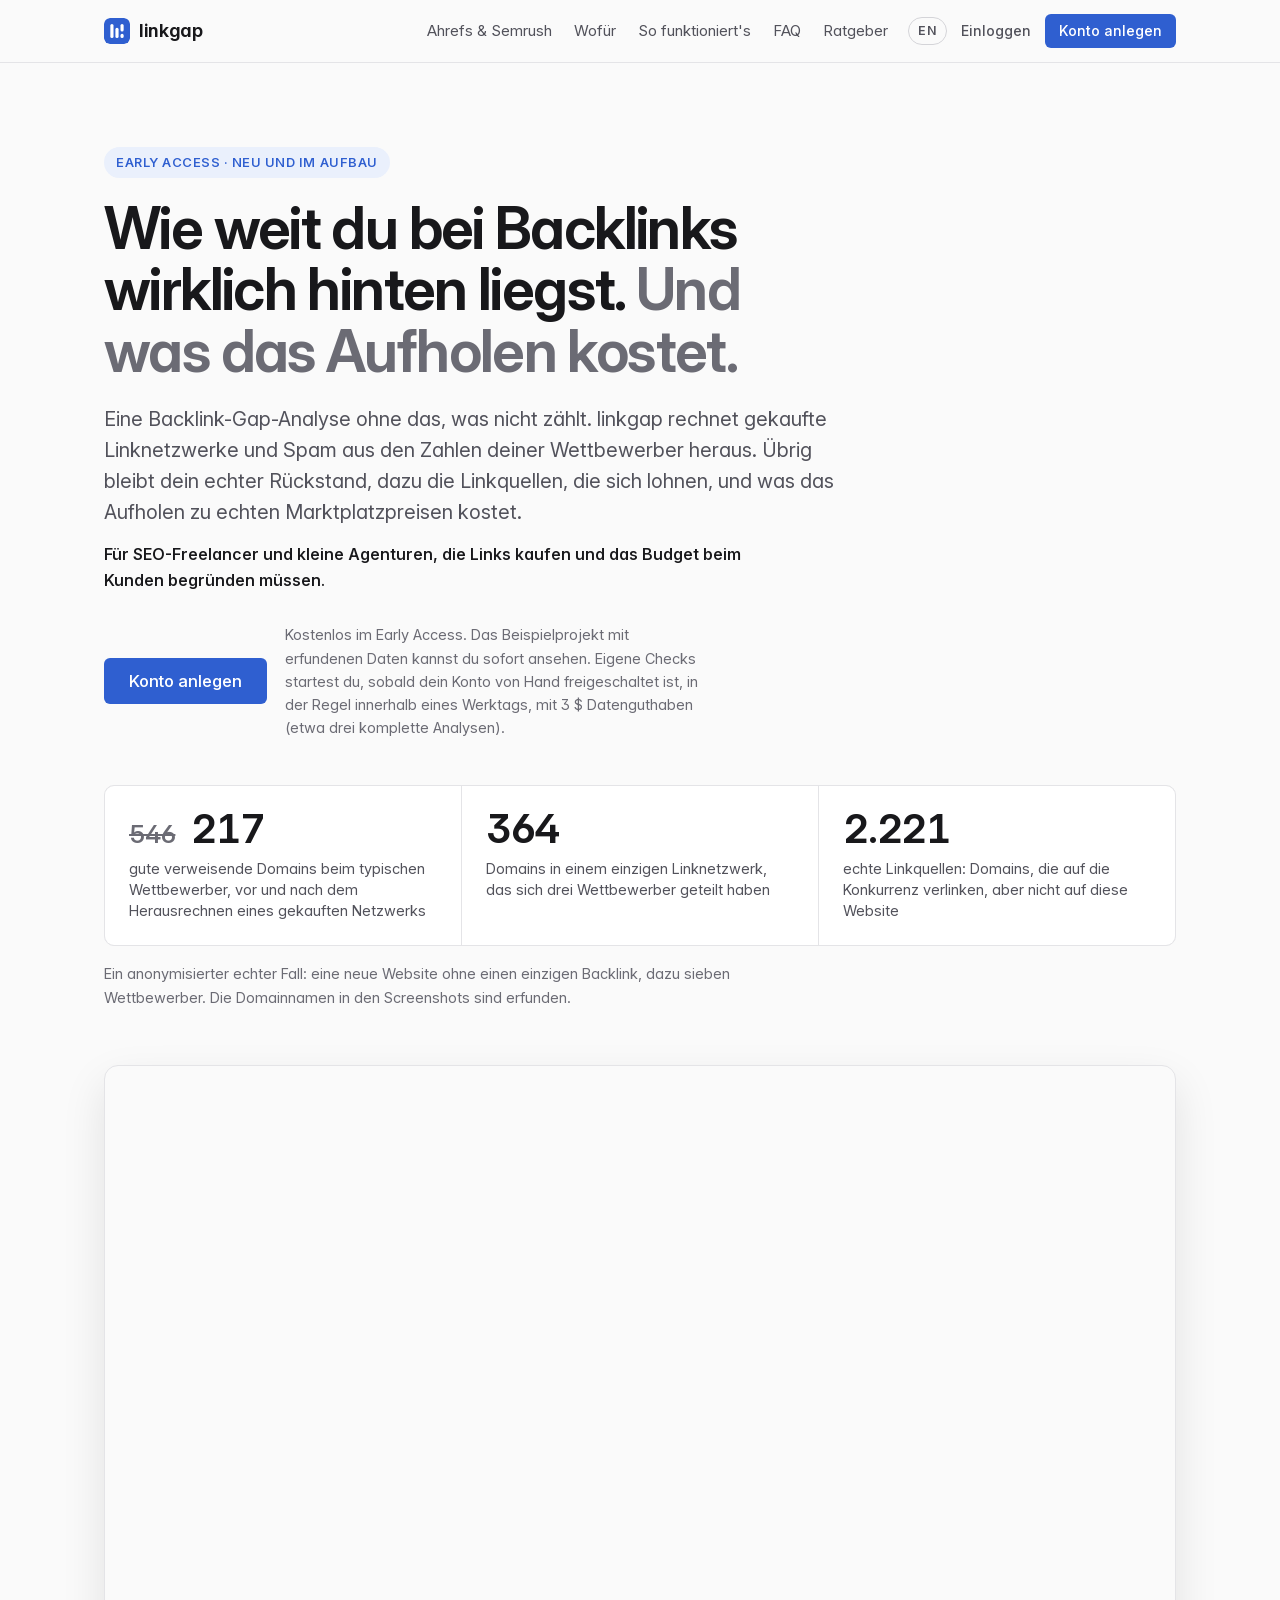
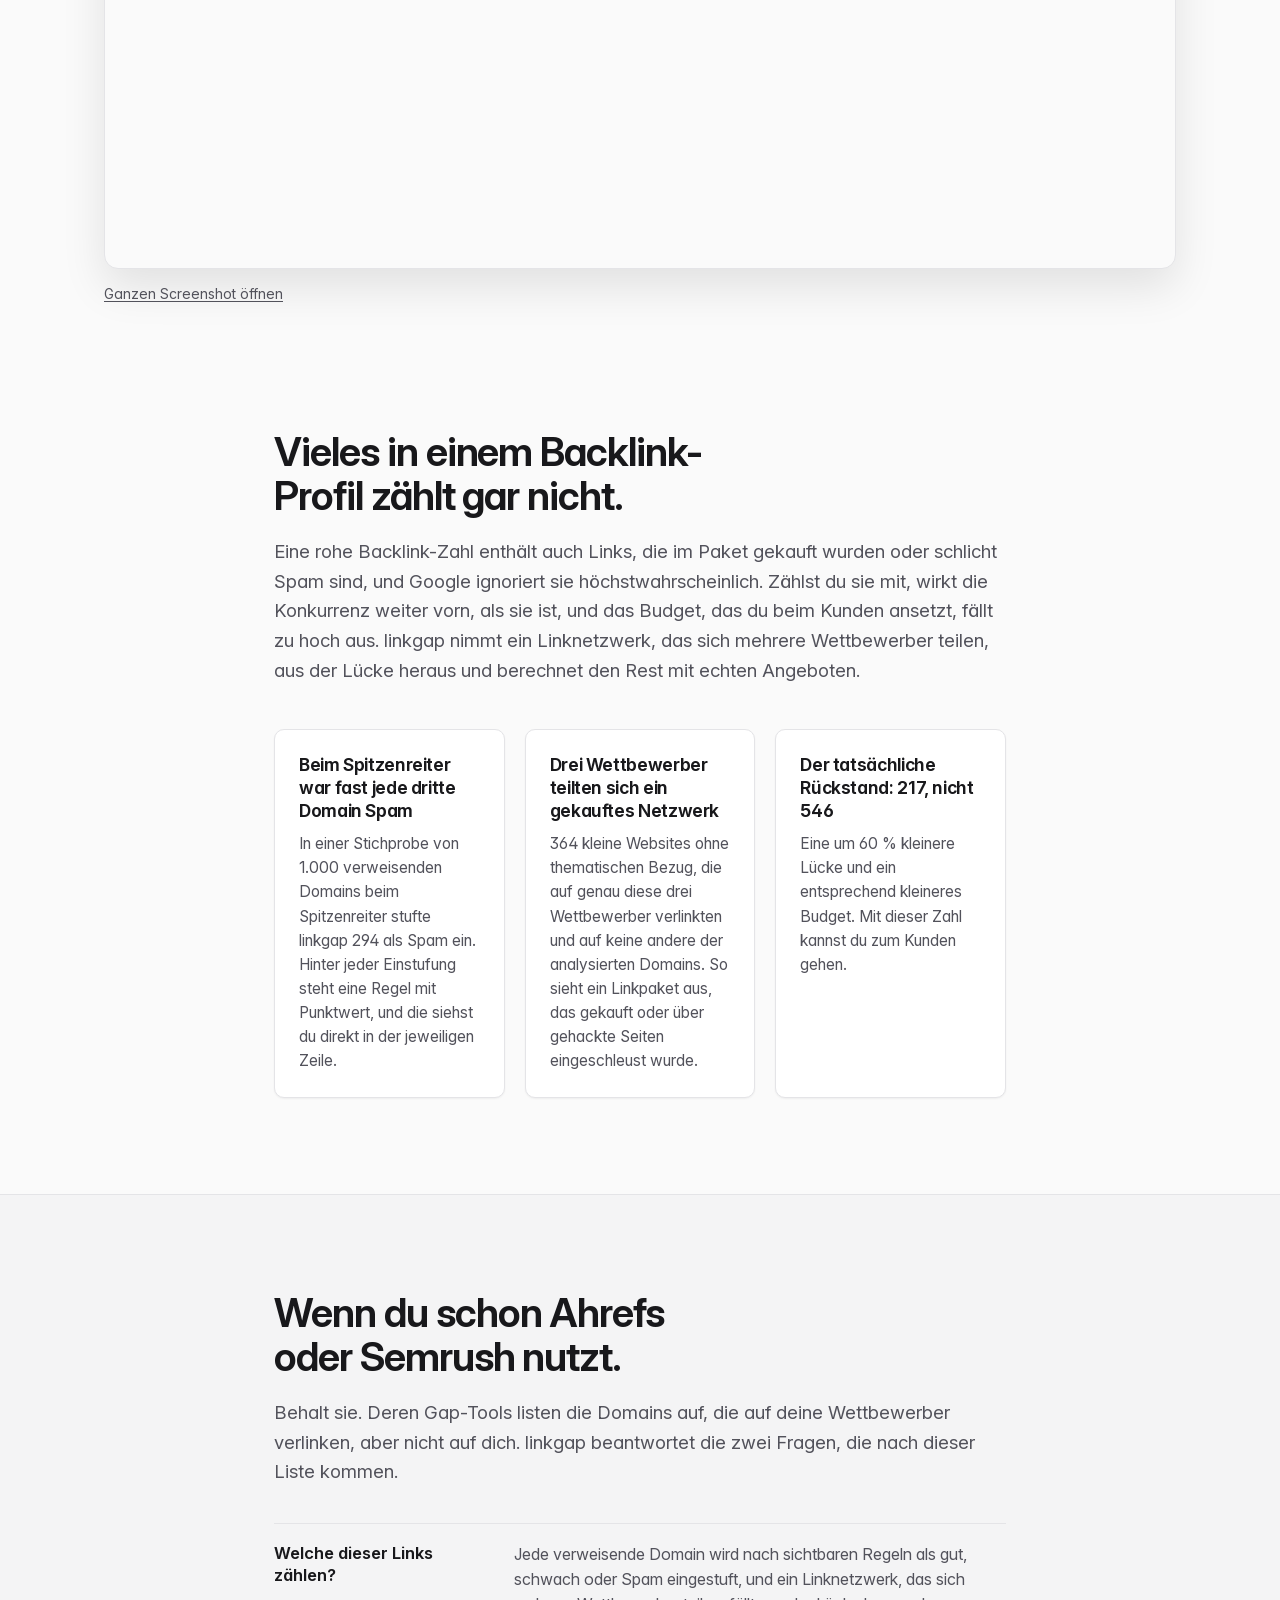
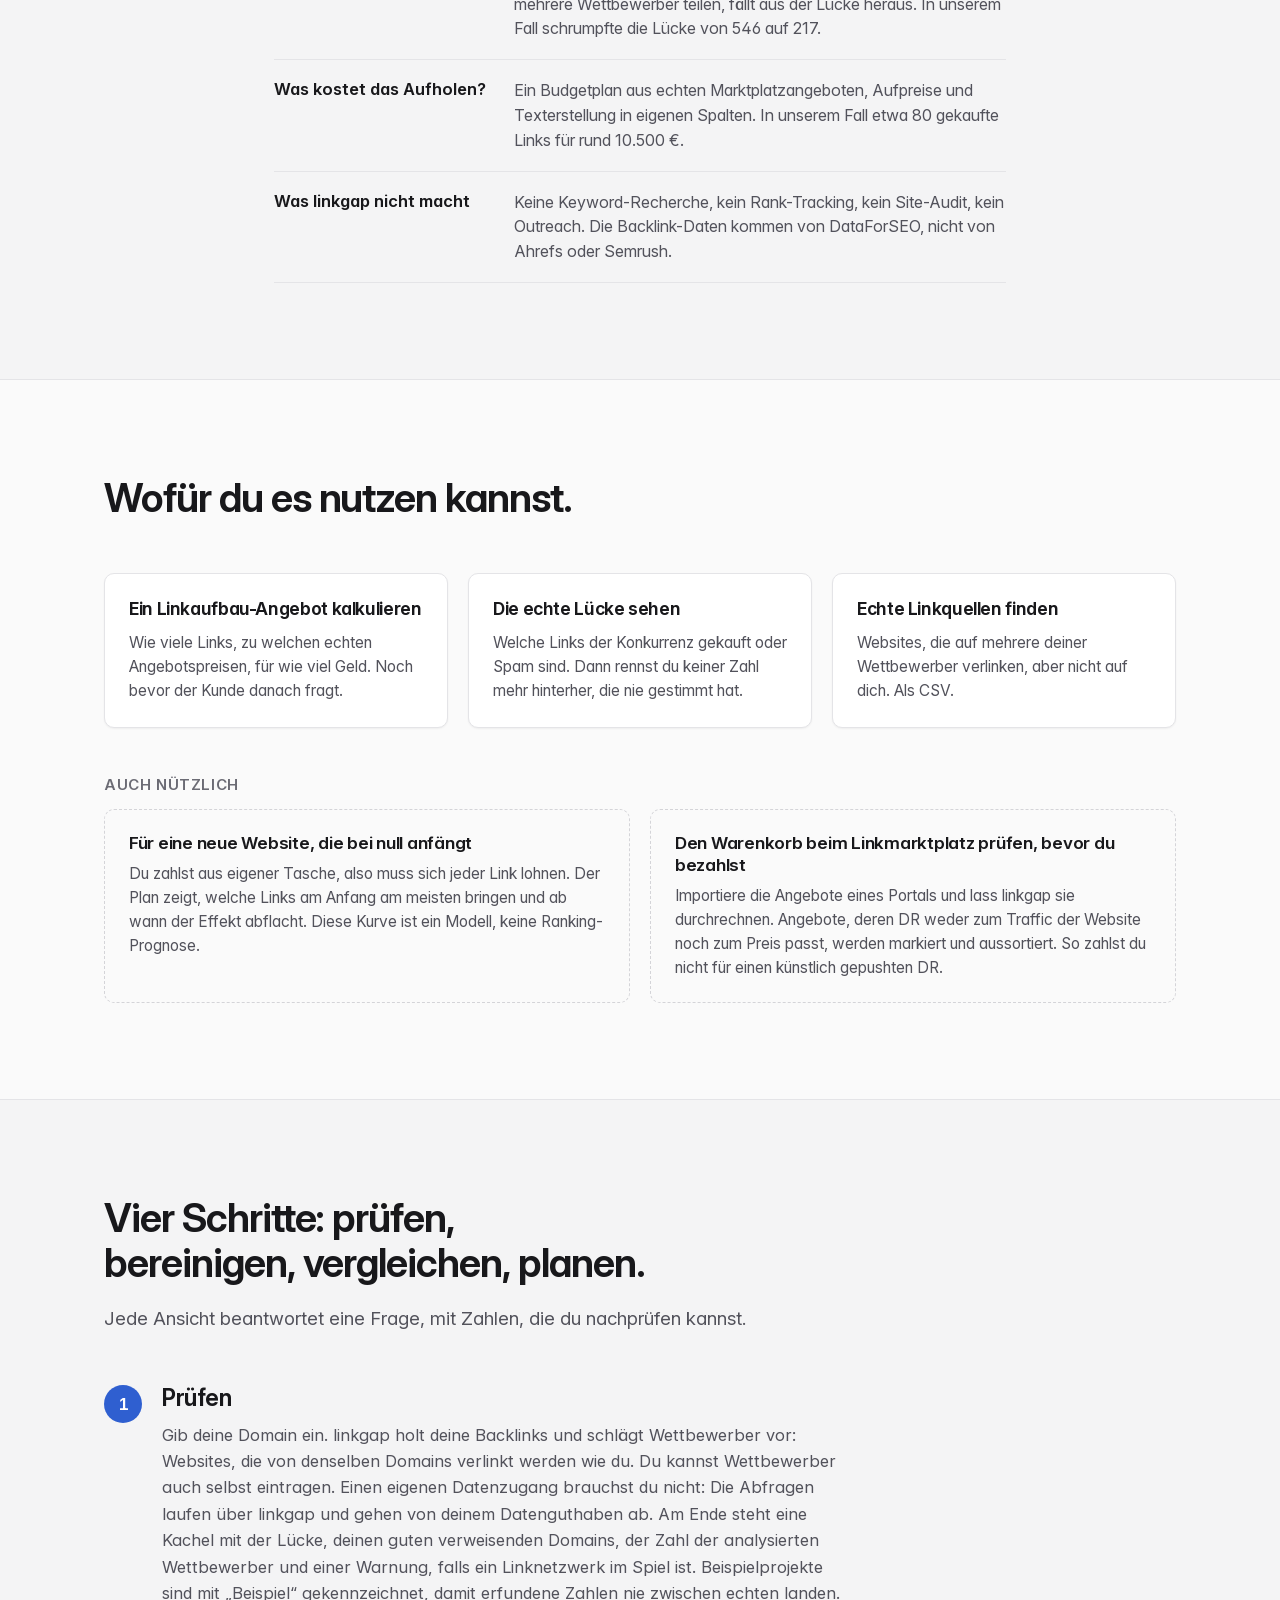
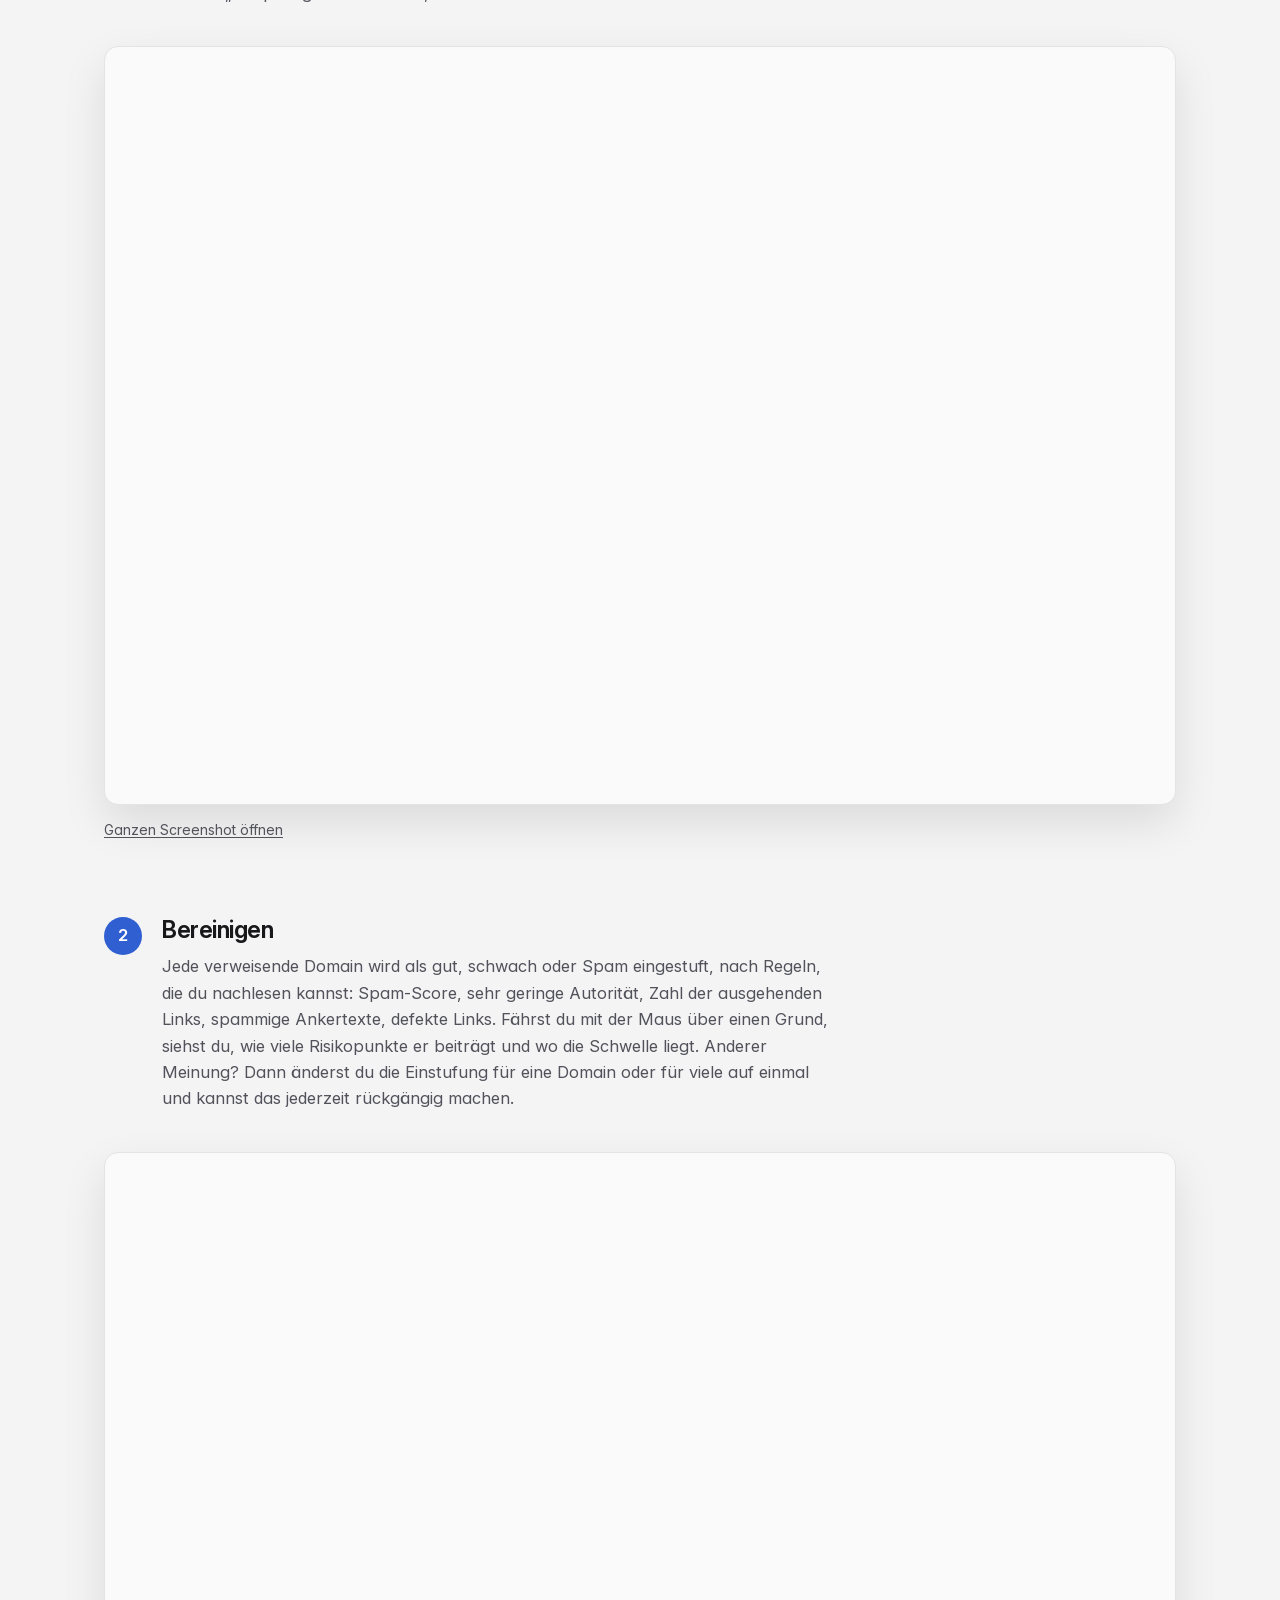
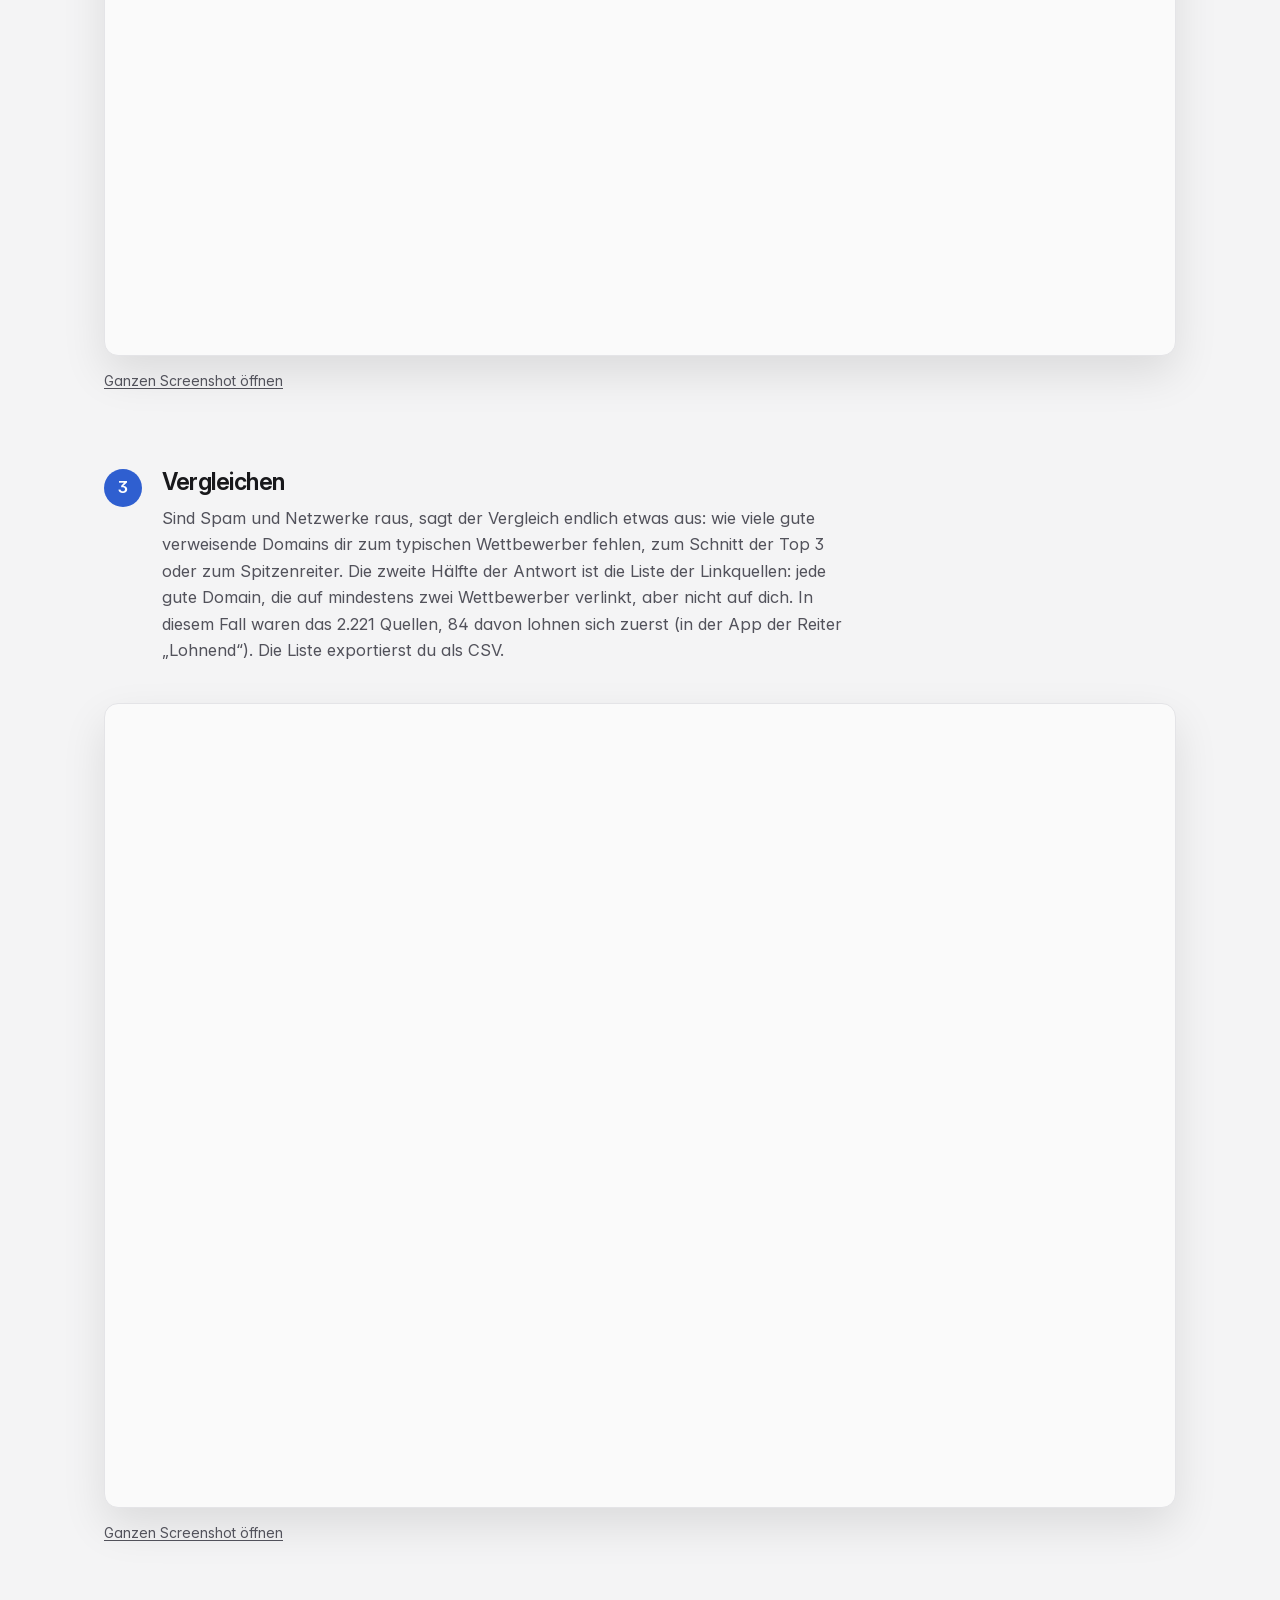
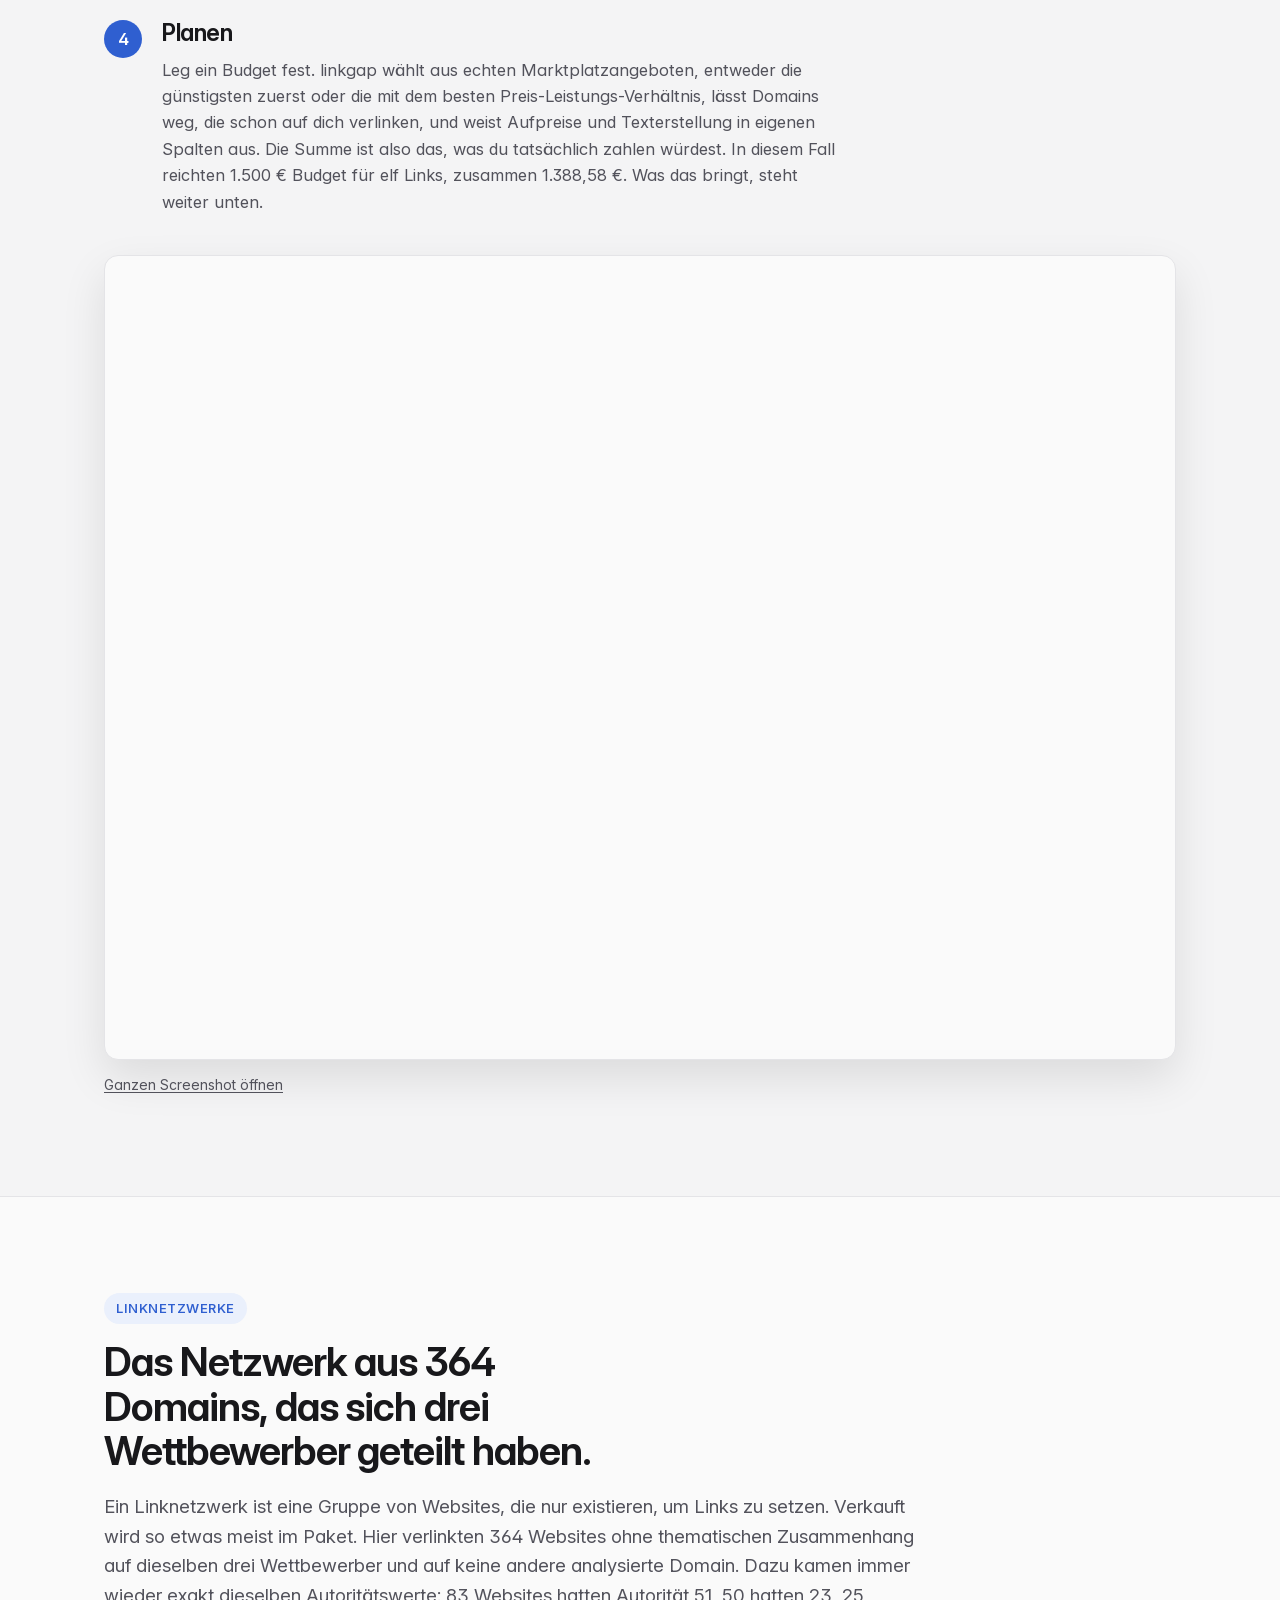
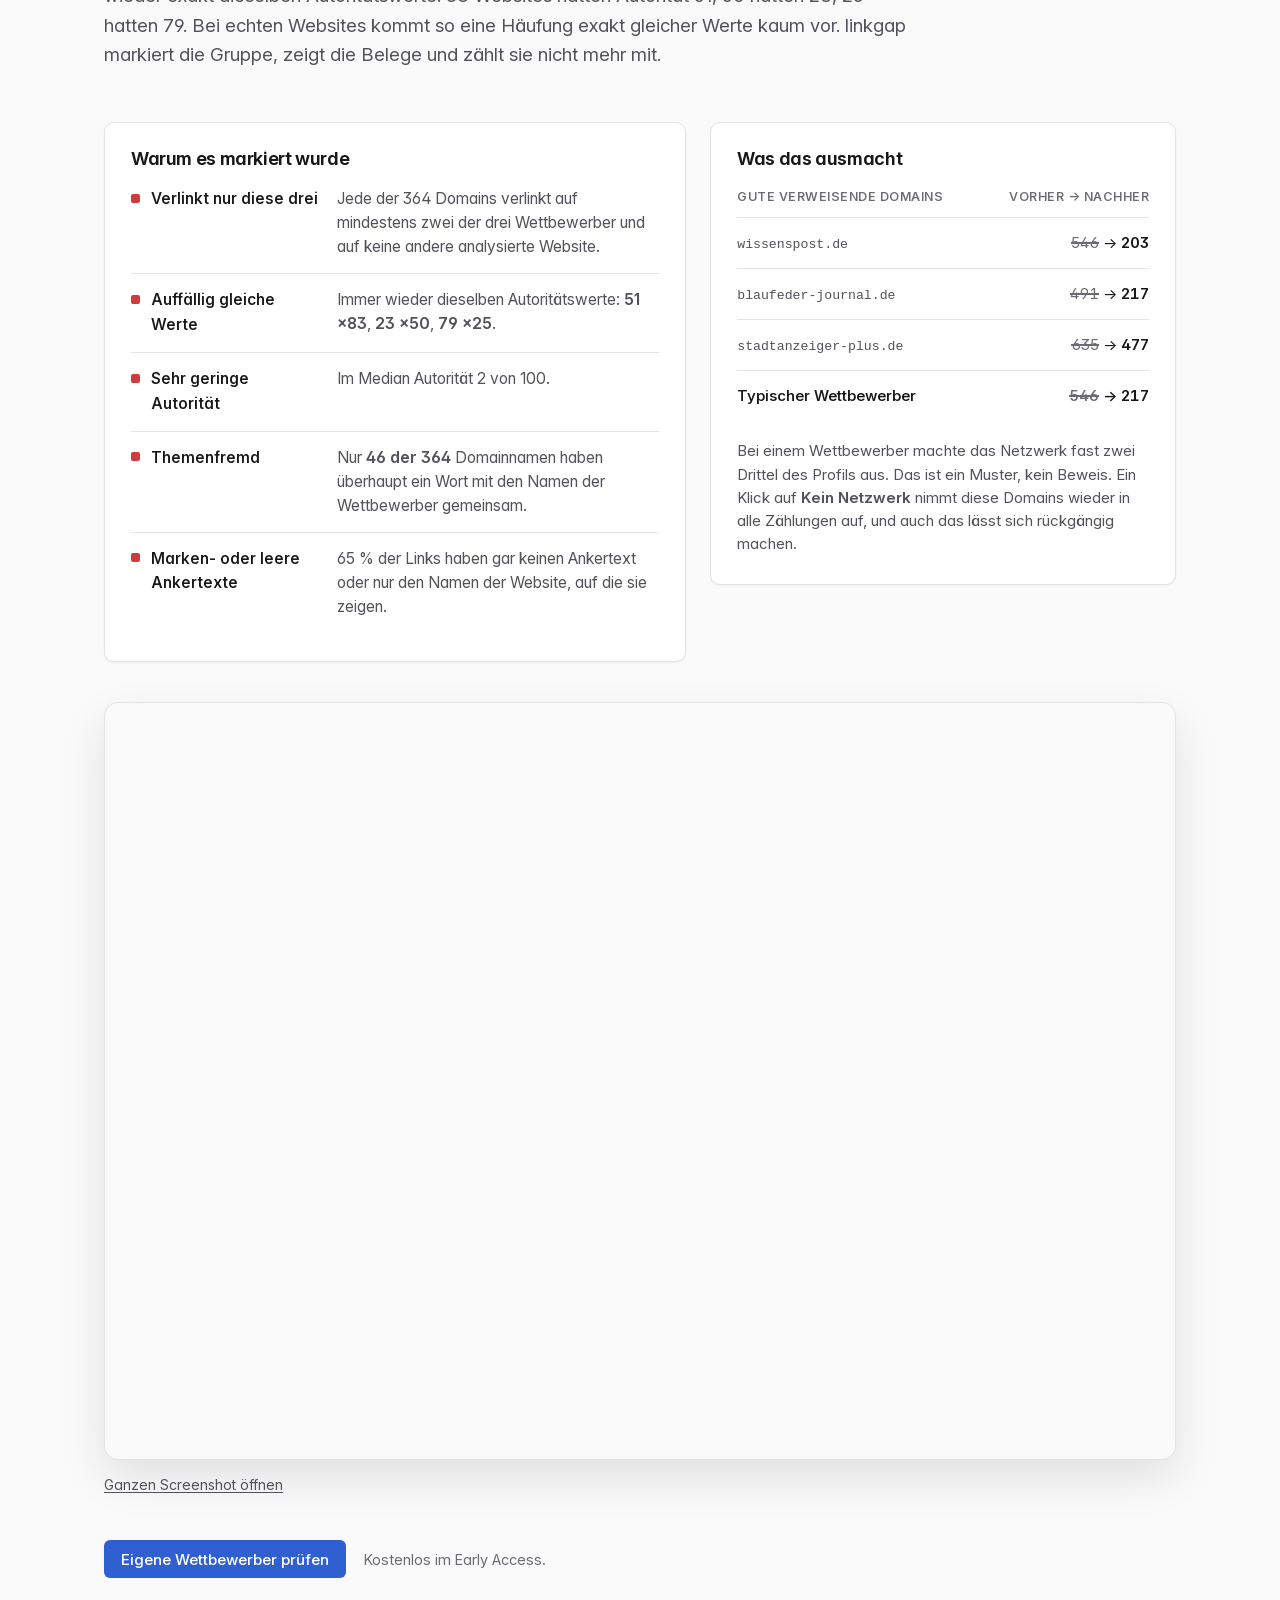
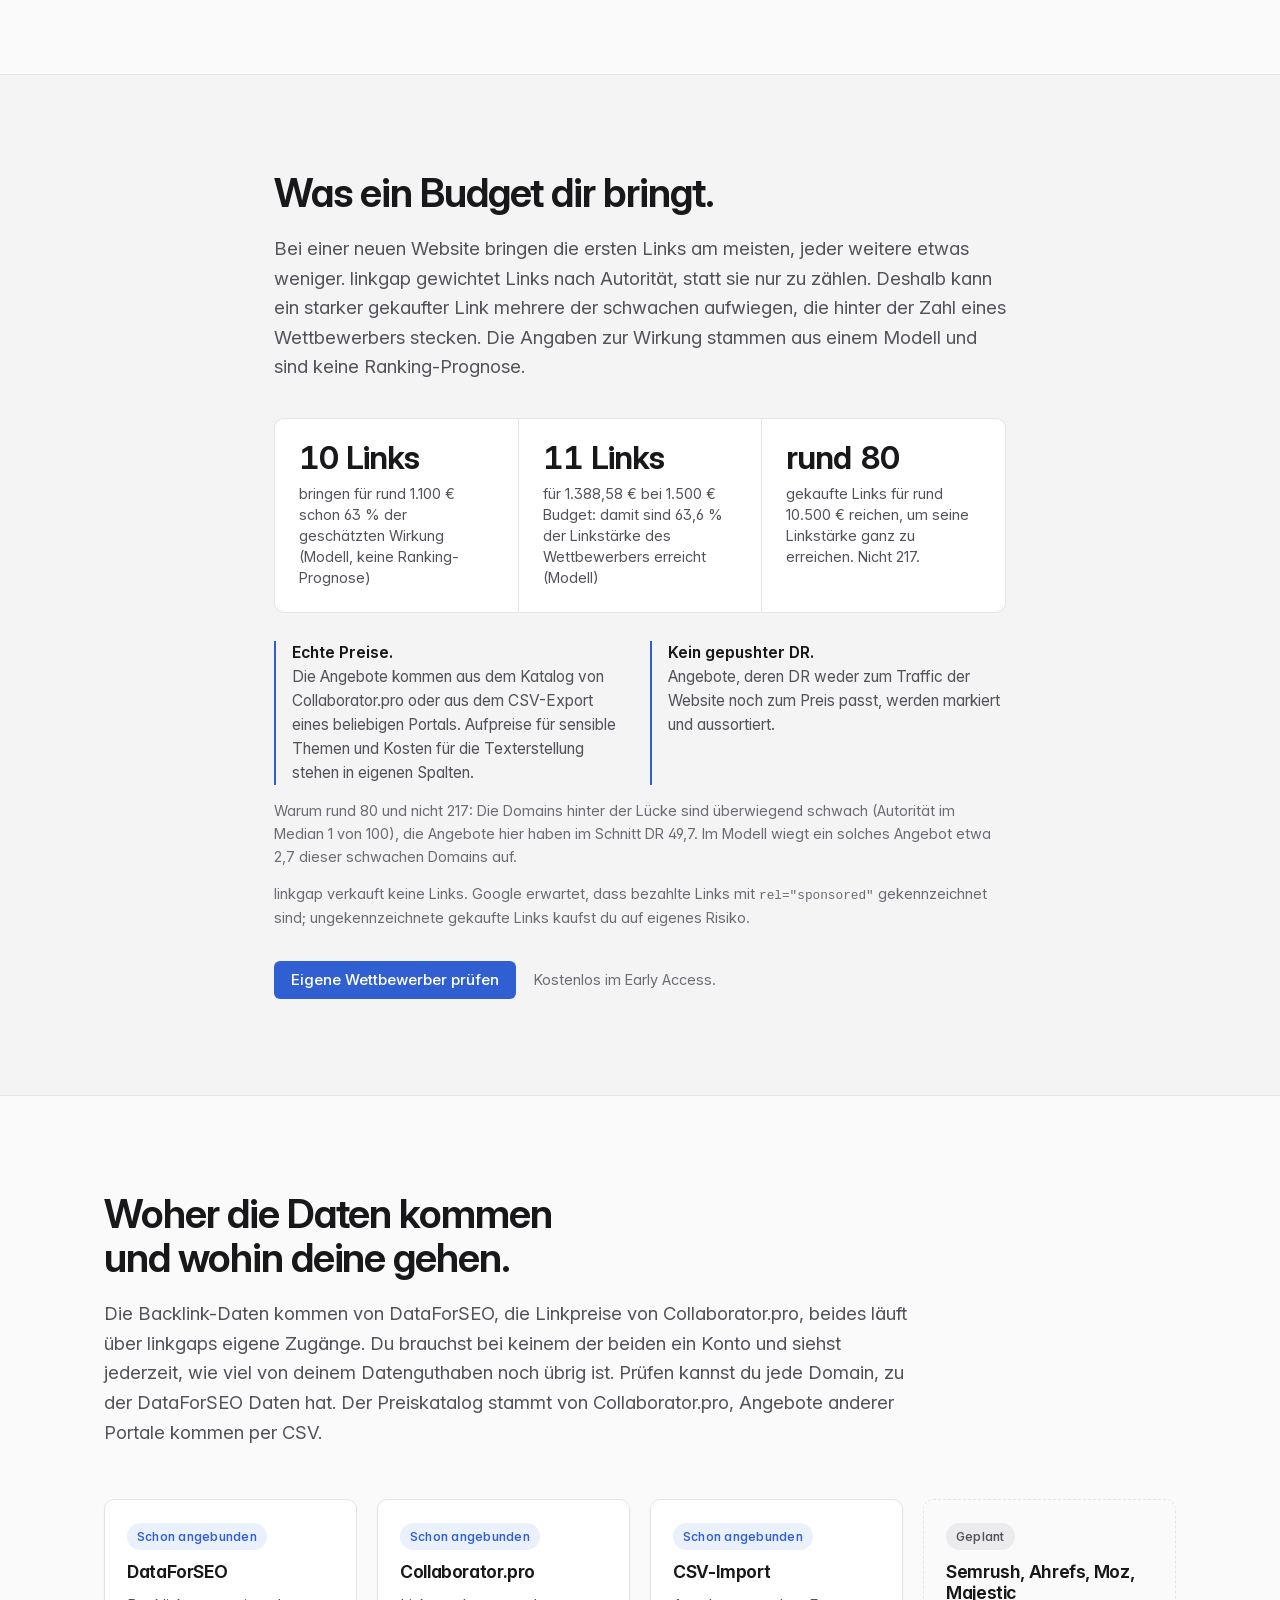
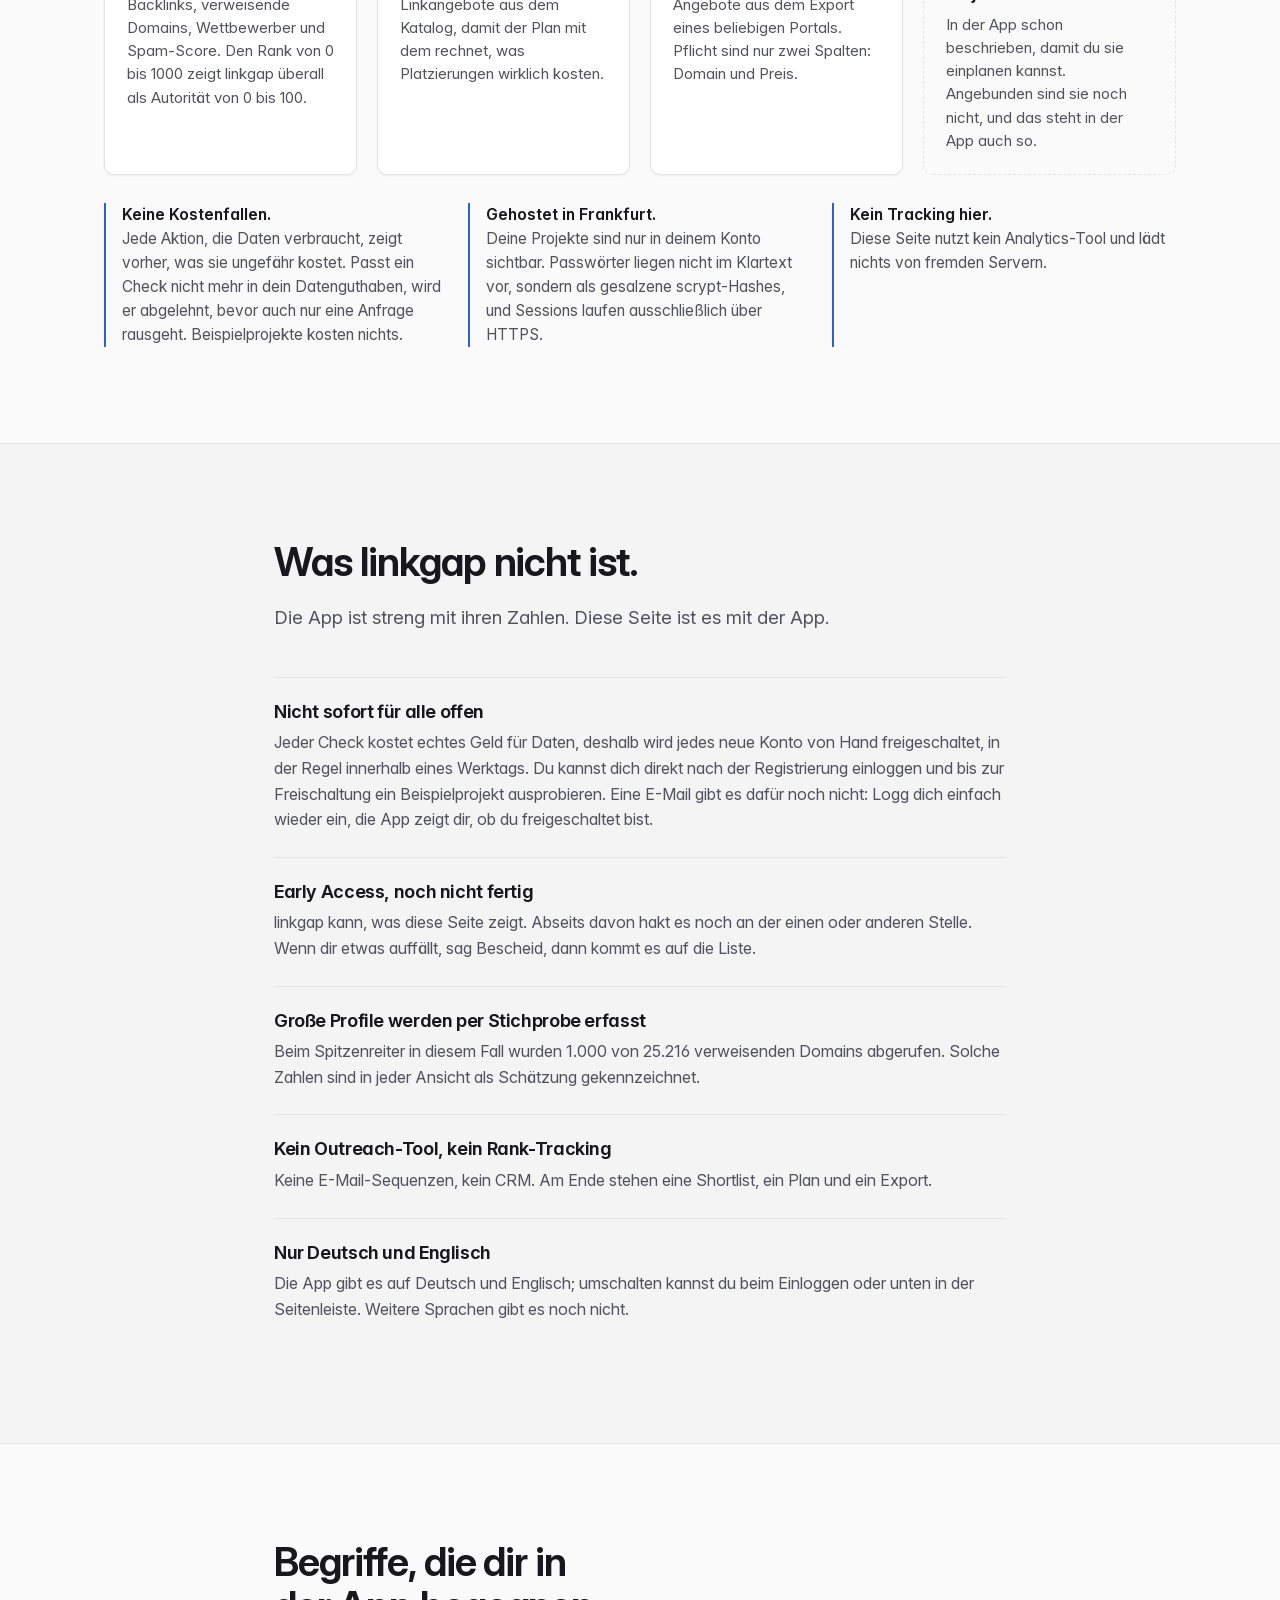
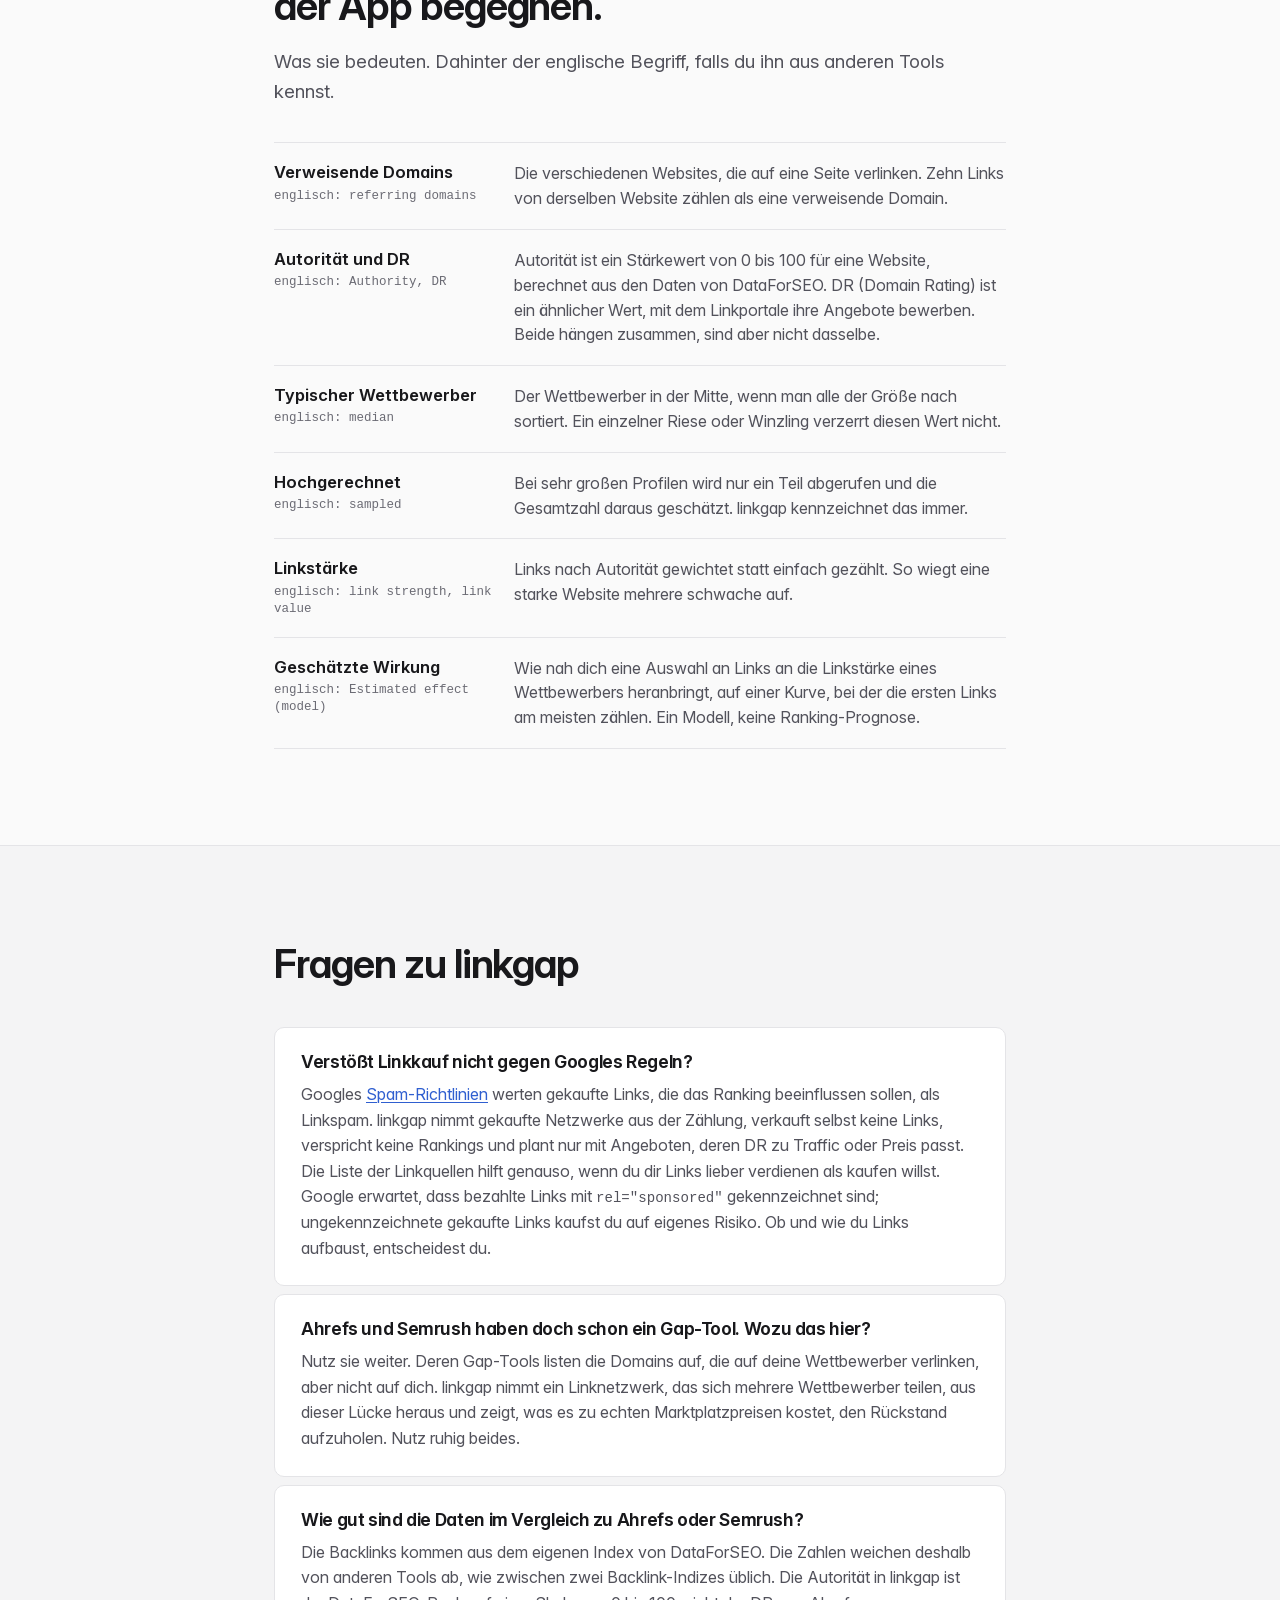
<file: de/index.html>
<!DOCTYPE html>
<html lang="de">
<head>
<meta charset="utf-8">
<meta name="viewport" content="width=device-width, initial-scale=1">
<title>Backlink-Gap-Analyse ohne Spam und Linknetzwerke, mit Preisen | linkgap</title>
<meta name="description" content="linkgap rechnet gekaufte Linknetzwerke und Spam aus den Backlinks deiner Wettbewerber heraus, zeigt deine echte Backlink-Lücke und was das Aufholen kostet.">
<meta name="color-scheme" content="light dark">
<meta name="theme-color" content="#FAFAFA" media="(prefers-color-scheme: light)">
<meta name="theme-color" content="#0B0B0D" media="(prefers-color-scheme: dark)">
<link rel="canonical" href="https://linkgap.app/de/">
<link rel="alternate" hreflang="en" href="https://linkgap.app/">
<link rel="alternate" hreflang="de" href="https://linkgap.app/de/">
<link rel="alternate" hreflang="x-default" href="https://linkgap.app/">
<meta property="og:type" content="website">
<meta property="og:site_name" content="linkgap">
<meta property="og:title" content="Backlink-Gap-Analyse ohne Spam und Linknetzwerke, mit Preisen | linkgap">
<meta property="og:description" content="Gekaufte Linknetzwerke und Spam raus aus den Backlink-Zahlen deiner Wettbewerber. Übrig bleibt dein echter Rückstand, mit Kosten aus echten Marktplatzangeboten.">
<meta property="og:url" content="https://linkgap.app/de/">
<meta property="og:locale" content="de_DE">
<meta property="og:locale:alternate" content="en_GB">
<meta property="og:image" content="https://linkgap.app/img/og-de.png">
<meta property="og:image:width" content="1200">
<meta property="og:image:height" content="630">
<meta property="og:image:type" content="image/png">
<meta property="og:image:alt" content="linkgap: deine echte Backlink-Lücke und was das Aufholen kostet. 217 gute verweisende Domains Rückstand statt 546, etwa 80 Links, rund 10.500 €.">
<meta name="twitter:card" content="summary_large_image">
<meta name="twitter:title" content="Backlink-Gap-Analyse ohne Spam und Linknetzwerke, mit Preisen | linkgap">
<meta name="twitter:description" content="linkgap rechnet gekaufte Linknetzwerke und Spam aus den Backlinks deiner Wettbewerber heraus, zeigt deine echte Backlink-Lücke und was das Aufholen kostet.">
<meta name="twitter:image" content="https://linkgap.app/img/og-de.png">
<link rel="icon" href="/favicon.ico" sizes="32x32">
<link rel="icon" href="/favicon.svg" type="image/svg+xml">
<link rel="apple-touch-icon" href="/apple-touch-icon.png">
<link rel="preload" href="/fonts/InterVariable-latin.woff2" as="font" type="font/woff2" crossorigin>
<link rel="stylesheet" href="/style.css">
<script type="application/ld+json">
{
  "@context": "https://schema.org",
  "@graph": [
    {
      "@type": "Organization",
      "@id": "https://linkgap.app/#org",
      "name": "linkgap",
      "url": "https://linkgap.app/",
      "logo": "https://linkgap.app/img/icon-512.png"
    },
    {
      "@type": "WebSite",
      "@id": "https://linkgap.app/#site",
      "url": "https://linkgap.app/",
      "name": "linkgap",
      "inLanguage": [
        "en",
        "de"
      ],
      "publisher": {
        "@id": "https://linkgap.app/#org"
      }
    },
    {
      "@type": "SoftwareApplication",
      "name": "linkgap",
      "applicationCategory": "BusinessApplication",
      "operatingSystem": "Web",
      "url": "https://linkgap.app/de/",
      "inLanguage": "de",
      "description": "Backlink-Gap-Analyse, die gekaufte Linknetzwerke und Spam aus den Zahlen der Wettbewerber herausrechnet und das Aufholen mit echten Marktplatzangeboten bepreist.",
      "offers": {
        "@type": "Offer",
        "price": "0",
        "priceCurrency": "USD",
        "description": "Kostenlos im Early Access"
      },
      "publisher": {
        "@id": "https://linkgap.app/#org"
      }
    },
    {
      "@type": "FAQPage",
      "@id": "https://linkgap.app/de/#faq",
      "inLanguage": "de",
      "mainEntity": [
        {
          "@type": "Question",
          "name": "Verstößt Linkkauf nicht gegen Googles Regeln?",
          "acceptedAnswer": {
            "@type": "Answer",
            "text": "Googles Spam-Richtlinien werten gekaufte Links, die das Ranking beeinflussen sollen, als Linkspam. linkgap nimmt gekaufte Netzwerke aus der Zählung, verkauft selbst keine Links, verspricht keine Rankings und plant nur mit Angeboten, deren DR zu Traffic oder Preis passt. Die Liste der Linkquellen hilft genauso, wenn du dir Links lieber verdienen als kaufen willst. Google erwartet, dass bezahlte Links mit rel=\"sponsored\" gekennzeichnet sind; ungekennzeichnete gekaufte Links kaufst du auf eigenes Risiko. Ob und wie du Links aufbaust, entscheidest du."
          }
        },
        {
          "@type": "Question",
          "name": "Ahrefs und Semrush haben doch schon ein Gap-Tool. Wozu das hier?",
          "acceptedAnswer": {
            "@type": "Answer",
            "text": "Nutz sie weiter. Deren Gap-Tools listen die Domains auf, die auf deine Wettbewerber verlinken, aber nicht auf dich. linkgap nimmt ein Linknetzwerk, das sich mehrere Wettbewerber teilen, aus dieser Lücke heraus und zeigt, was es zu echten Marktplatzpreisen kostet, den Rückstand aufzuholen. Nutz ruhig beides."
          }
        },
        {
          "@type": "Question",
          "name": "Wie gut sind die Daten im Vergleich zu Ahrefs oder Semrush?",
          "acceptedAnswer": {
            "@type": "Answer",
            "text": "Die Backlinks kommen aus dem eigenen Index von DataForSEO. Die Zahlen weichen deshalb von anderen Tools ab, wie zwischen zwei Backlink-Indizes üblich. Die Autorität in linkgap ist der DataForSEO-Rank auf einer Skala von 0 bis 100, nicht der DR von Ahrefs."
          }
        },
        {
          "@type": "Question",
          "name": "Warum muss ich warten?",
          "acceptedAnswer": {
            "@type": "Answer",
            "text": "Jedes Konto wird von Hand freigeschaltet, weil jeder Check echtes Geld für Daten kostet. Das passiert in der Regel innerhalb eines Werktags. Eine E-Mail gibt es dafür noch nicht, schau also einfach wieder vorbei: Logg dich erneut ein, die App zeigt dir, ob du freigeschaltet bist. Bis dahin kannst du dir ein Beispielprojekt ansehen, kostenlos. Fragen gern an seeberger.solutions@gmail.com, auch auf Deutsch."
          }
        },
        {
          "@type": "Question",
          "name": "Was kostet das?",
          "acceptedAnswer": {
            "@type": "Answer",
            "text": "Während des Early Access nichts. Jedes freigeschaltete Konto bekommt 3 $ Datenguthaben. Eine Website plus sieben Wettbewerber haben bei einem echten Durchlauf 0,94 $ gekostet, das Guthaben reicht also für etwa drei komplette Analysen. Ein einzelnes Profil kann nie mehr als 0,27 $ kosten. Beispielprojekte sind kostenlos. Kostenpflichtige Tarife kommen, die Preise stehen aber noch nicht fest."
          }
        },
        {
          "@type": "Question",
          "name": "Was passiert, wenn die 3 $ aufgebraucht sind?",
          "acceptedAnswer": {
            "@type": "Answer",
            "text": "Die App lehnt jeden Check ab, der nicht mehr ins Datenguthaben passt, bevor eine Anfrage rausgeht. Berechnet wird nie etwas. Wenn du im Early Access mehr brauchst, schreib uns."
          }
        },
        {
          "@type": "Question",
          "name": "Kann ich damit Kunden-Websites prüfen?",
          "acceptedAnswer": {
            "@type": "Answer",
            "text": "Ja. Ein Check ist eine Website plus ihre Wettbewerber, und du kannst so viele starten, wie dein Datenguthaben hergibt. Übersicht und Plan lassen sich als PDF drucken und an den Kunden weitergeben."
          }
        },
        {
          "@type": "Question",
          "name": "Welche Datenquellen nutzt linkgap?",
          "acceptedAnswer": {
            "@type": "Answer",
            "text": "DataForSEO für Backlinks und Collaborator.pro für Linkangebote, beides über linkgaps eigene Zugänge. Angebote aus anderen Portalen kommen per CSV-Import rein. Semrush, Ahrefs, Moz und Majestic folgen später, angebunden sind sie noch nicht."
          }
        },
        {
          "@type": "Question",
          "name": "Was kann ich exportieren?",
          "acceptedAnswer": {
            "@type": "Answer",
            "text": "Die Linkquellen exportierst du als CSV. Den Spam, der auf deine eigene Website zeigt, bekommst du als einfache Textdatei, etwa als Grundlage für eine Disavow-Datei. Übersicht und Plan lassen sich als sauberes PDF drucken, das du direkt an einen Kunden weitergeben kannst."
          }
        },
        {
          "@type": "Question",
          "name": "Wer sieht meine Daten?",
          "acceptedAnswer": {
            "@type": "Answer",
            "text": "Deine Projekte sind nur für dich sichtbar, für alle anderen Konten existieren sie schlicht nicht. Passwörter liegen als gesalzene scrypt-Hashes vor, Sessions laufen nur über HTTPS, und die App läuft in Frankfurt. Auf dieser Seite gibt es weder Analytics noch Tracking."
          }
        }
      ]
    }
  ]
}
</script>
</head>
<body>

<a class="skip" href="#main">Zum Inhalt springen</a>

<header class="site-header">
  <div class="wrap header-inner">
    <a class="wordmark" href="/de/" aria-label="linkgap Startseite">
      <svg class="mark" viewBox="0 0 32 32" width="26" height="26" aria-hidden="true" focusable="false">
        <rect width="32" height="32" rx="7" fill="#2F5FD0"/>
        <g fill="#FFFFFF" transform="translate(16 16) scale(0.78) translate(-16 -16)">
          <rect x="5.5" y="5" width="5" height="22" rx="2.5"/>
          <rect x="13.5" y="11" width="5" height="16" rx="2.5"/>
          <rect x="21.5" y="20.5" width="5" height="6.5" rx="2.5"/>
          <rect x="21.5" y="5" width="5" height="11.8" rx="2.5"/>
        </g>
      </svg>
      <b>linkgap</b>
    </a>
    <nav class="header-nav" aria-label="Abschnitte">
      <a href="#compare">Ahrefs &amp; Semrush</a>
      <a href="#use">Wofür</a>
      <a href="#how">So funktioniert's</a>
      <a href="#faq">FAQ</a>
      <a href="/de/ratgeber/">Ratgeber</a>
    </nav>
    <span class="header-actions">
      <a class="lang-switch" href="/" hreflang="en" lang="en" aria-label="English version">EN</a>
      <a class="header-signin" href="https://app.linkgap.app/login?lang=de">Einloggen</a>
      <a class="btn btn-primary btn-sm" href="https://app.linkgap.app/register?lang=de">Konto anlegen</a>
    </span>
  </div>
</header>

<main id="main" tabindex="-1">

  <!-- ───────────────────────── 1. hero ───────────────────────── -->
  <section class="hero">
    <div class="wrap">
      <p class="eyebrow">Early Access · neu und im Aufbau</p>
      <h1>Wie weit du bei Backlinks wirklich hinten liegst. <span class="h1-2">Und was das Aufholen kostet.</span></h1>
      <p class="lede">
        Eine Backlink-Gap-Analyse ohne das, was nicht zählt. linkgap rechnet gekaufte Linknetzwerke und
        Spam aus den Zahlen deiner Wettbewerber heraus. Übrig bleibt dein echter Rückstand, dazu die
        Linkquellen, die sich lohnen, und was das Aufholen zu echten Marktplatzpreisen kostet.
      </p>
      <p class="for-whom">
        Für SEO-Freelancer und kleine Agenturen, die Links kaufen und das Budget beim Kunden begründen müssen.
      </p>
      <div class="cta-row">
        <a class="btn btn-primary btn-lg" href="https://app.linkgap.app/register?lang=de">Konto anlegen</a>
        <p class="cta-note">
          Kostenlos im Early Access. Das Beispielprojekt mit erfundenen Daten kannst du sofort ansehen.
          Eigene Checks startest du, sobald dein Konto von Hand freigeschaltet ist, in der Regel
          innerhalb eines Werktags, mit 3&nbsp;$ Datenguthaben (etwa drei komplette Analysen).
        </p>
      </div>

      <ul class="facts" role="list">
        <li class="fact">
          <span class="fact-num"><s><span class="sr-only">vorher </span>546</s> 217</span>
          <span class="fact-label">gute verweisende Domains beim typischen Wettbewerber, vor und nach dem Herausrechnen eines gekauften Netzwerks</span>
        </li>
        <li class="fact">
          <span class="fact-num">364</span>
          <span class="fact-label">Domains in einem einzigen Linknetzwerk, das sich drei Wettbewerber geteilt haben</span>
        </li>
        <li class="fact">
          <span class="fact-num">2.221</span>
          <span class="fact-label">echte Linkquellen: Domains, die auf die Konkurrenz verlinken, aber nicht auf diese Website</span>
        </li>
      </ul>
      <p class="facts-caption">
        Ein anonymisierter echter Fall: eine neue Website ohne einen einzigen Backlink, dazu sieben
        Wettbewerber. Die Domainnamen in den Screenshots sind erfunden.
      </p>

      <figure class="shot shot-hero shot-cut-m">
        <div class="shot-frame">
          <picture>
            <source media="(max-width: 760px) and (prefers-color-scheme: dark)" srcset="/img/overview-de-dark-m.webp" type="image/webp" width="1200" height="900">
            <source media="(max-width: 760px)" srcset="/img/overview-de-light-m.webp" type="image/webp" width="1200" height="900">
            <source media="(prefers-color-scheme: dark)" srcset="/img/overview-de-dark.webp" type="image/webp" width="1440" height="1185">
            <source media="(prefers-color-scheme: dark)" srcset="/img/overview-de-dark.png" width="1440" height="1185">
            <source srcset="/img/overview-de-light.webp" type="image/webp" width="1440" height="1185">
            <img src="/img/overview-de-light.png" width="1440" height="1185" decoding="async" fetchpriority="high"
                 alt="Die Übersicht in linkgap für nordblick-magazin.de: 217 gute verweisende Domains Rückstand auf den typischen Wettbewerber, daneben durchgestrichen die 546, die es vor dem Herausrechnen eines Linknetzwerks mit 364 Domains waren. Vier Kacheln zeigen deine guten Domains (0), den typischen Wettbewerber (217), Linknetzwerke (364 Domains) und die Kosten zum Aufholen: rund 10.500 €, weil etwa 80 gekaufte Links die Linkstärke seiner 217 Domains erreichen. Darunter ein Balkendiagramm, das sieben Wettbewerber mit einer gestrichelten Medianlinie bei 217 vergleicht.">
          </picture>
        </div>
        <figcaption class="shot-cap"><span class="shot-swipe">Zur Seite wischen für den Rest der Ansicht. </span><a href="/img/overview-de-light.png">Ganzen Screenshot öffnen</a></figcaption>
      </figure>
    </div>
  </section>

  <!-- ───────────────────────── 2. problem ───────────────────────── -->
  <section class="section" id="problem">
    <div class="wrap narrow">
      <h2>Vieles in einem Backlink-Profil zählt gar nicht.</h2>
      <p class="section-lede">
        Eine rohe Backlink-Zahl enthält auch Links, die im Paket gekauft wurden oder schlicht Spam sind,
        und Google ignoriert sie höchstwahrscheinlich. Zählst du sie mit, wirkt die Konkurrenz weiter
        vorn, als sie ist, und das Budget, das du beim Kunden ansetzt, fällt zu hoch aus. linkgap nimmt
        ein Linknetzwerk, das sich mehrere Wettbewerber teilen, aus der Lücke heraus und berechnet den
        Rest mit echten Angeboten.
      </p>
      <div class="problem-grid">
        <div class="pcard">
          <h3>Beim Spitzenreiter war fast jede dritte Domain Spam</h3>
          <p>
            In einer Stichprobe von 1.000 verweisenden Domains beim Spitzenreiter stufte linkgap 294 als
            Spam ein. Hinter jeder Einstufung steht eine Regel mit Punktwert, und die siehst du direkt in
            der jeweiligen Zeile.
          </p>
        </div>
        <div class="pcard">
          <h3>Drei Wettbewerber teilten sich ein gekauftes Netzwerk</h3>
          <p>
            364 kleine Websites ohne thematischen Bezug, die auf genau diese drei Wettbewerber verlinkten
            und auf keine andere der analysierten Domains. So sieht ein Linkpaket aus, das gekauft oder
            über gehackte Seiten eingeschleust wurde.
          </p>
        </div>
        <div class="pcard">
          <h3>Der tatsächliche Rückstand: 217, nicht 546</h3>
          <p>
            Eine um 60&nbsp;% kleinere Lücke und ein entsprechend kleineres Budget. Mit dieser Zahl kannst
            du zum Kunden gehen.
          </p>
        </div>
      </div>
    </div>
  </section>

    <!-- ───────────────────────── 2b. next to the gap tools you already have ───────────────────────── -->
  <section class="section section-alt" id="compare">
    <div class="wrap narrow">
      <h2>Wenn du schon Ahrefs oder Semrush nutzt.</h2>
      <p class="section-lede">
        Behalt sie. Deren Gap-Tools listen die Domains auf, die auf deine Wettbewerber verlinken, aber nicht
        auf dich. linkgap beantwortet die zwei Fragen, die nach dieser Liste kommen.
      </p>
      <dl class="glossary">
        <div class="gl-row">
          <dt>Welche dieser Links zählen?</dt>
          <dd>Jede verweisende Domain wird nach sichtbaren Regeln als gut, schwach oder Spam eingestuft, und ein Linknetzwerk, das sich mehrere Wettbewerber teilen, fällt aus der Lücke heraus. In unserem Fall schrumpfte die Lücke von 546 auf 217.</dd>
        </div>
        <div class="gl-row">
          <dt>Was kostet das Aufholen?</dt>
          <dd>Ein Budgetplan aus echten Marktplatzangeboten, Aufpreise und Texterstellung in eigenen Spalten. In unserem Fall etwa 80 gekaufte Links für rund 10.500&nbsp;€.</dd>
        </div>
        <div class="gl-row">
          <dt>Was linkgap nicht macht</dt>
          <dd>Keine Keyword-Recherche, kein Rank-Tracking, kein Site-Audit, kein Outreach. Die Backlink-Daten kommen von DataForSEO, nicht von Ahrefs oder Semrush.</dd>
        </div>
      </dl>
    </div>
  </section>

  <!-- ───────────────────────── 3. use cases ───────────────────────── -->
  <section class="section" id="use">
    <div class="wrap">
      <header class="section-head">
        <h2>Wofür du es nutzen kannst.</h2>
      </header>
      <div class="problem-grid">
        <div class="pcard">
          <h3>Ein Linkaufbau-Angebot kalkulieren</h3>
          <p>Wie viele Links, zu welchen echten Angebotspreisen, für wie viel Geld. Noch bevor der Kunde danach fragt.</p>
        </div>
        <div class="pcard">
          <h3>Die echte Lücke sehen</h3>
          <p>Welche Links der Konkurrenz gekauft oder Spam sind. Dann rennst du keiner Zahl mehr hinterher, die nie gestimmt hat.</p>
        </div>
        <div class="pcard">
          <h3>Echte Linkquellen finden</h3>
          <p>Websites, die auf mehrere deiner Wettbewerber verlinken, aber nicht auf dich. Als CSV.</p>
        </div>
      </div>

      <h3 class="sub-head">Auch nützlich</h3>
      <div class="who-grid">
        <div class="who">
          <h4>Für eine neue Website, die bei null anfängt</h4>
          <p>
            Du zahlst aus eigener Tasche, also muss sich jeder Link lohnen. Der Plan zeigt, welche Links am
            Anfang am meisten bringen und ab wann der Effekt abflacht. Diese Kurve ist ein Modell, keine
            Ranking-Prognose.
          </p>
        </div>
        <div class="who">
          <h4>Den Warenkorb beim Linkmarktplatz prüfen, bevor du bezahlst</h4>
          <p>
            Importiere die Angebote eines Portals und lass linkgap sie durchrechnen. Angebote, deren DR
            weder zum Traffic der Website noch zum Preis passt, werden markiert und aussortiert. So zahlst du nicht für einen künstlich gepushten DR.
          </p>
        </div>
      </div>
    </div>
  </section>

  <!-- ───────────────────────── 4. how it works ───────────────────────── -->
  <section class="section section-alt" id="how">
    <div class="wrap">
      <header class="section-head">
        <h2>Vier Schritte: prüfen, bereinigen, vergleichen, planen.</h2>
        <p class="section-lede">Jede Ansicht beantwortet eine Frage, mit Zahlen, die du nachprüfen kannst.</p>
      </header>

      <ol class="steps" role="list">

        <li class="step">
          <div class="step-head">
            <span class="step-n" aria-hidden="true">1</span>
            <div>
              <h3>Prüfen</h3>
              <p>
                Gib deine Domain ein. linkgap holt deine Backlinks und schlägt Wettbewerber vor: Websites,
                die von denselben Domains verlinkt werden wie du. Du kannst Wettbewerber auch selbst
                eintragen. Einen eigenen Datenzugang brauchst du nicht: Die Abfragen laufen über linkgap
                und gehen von deinem Datenguthaben ab. Am Ende steht eine Kachel
                mit der Lücke, deinen guten verweisenden Domains, der Zahl der analysierten Wettbewerber und einer
                Warnung, falls ein Linknetzwerk im Spiel ist. Beispielprojekte sind mit „Beispiel“
                gekennzeichnet, damit erfundene Zahlen nie zwischen echten landen.
              </p>
            </div>
          </div>
          <figure class="shot">
            <div class="shot-frame">
              <picture>
                <source media="(max-width: 760px) and (prefers-color-scheme: dark)" srcset="/img/checks-de-dark-m.webp" type="image/webp" width="1200" height="848">
                <source media="(max-width: 760px)" srcset="/img/checks-de-light-m.webp" type="image/webp" width="1200" height="848">
                <source media="(prefers-color-scheme: dark)" srcset="/img/checks-de-dark.webp" type="image/webp" width="1440" height="900">
                <source media="(prefers-color-scheme: dark)" srcset="/img/checks-de-dark.png" width="1440" height="900">
                <source srcset="/img/checks-de-light.webp" type="image/webp" width="1440" height="900">
                <img src="/img/checks-de-light.png" width="1440" height="900" loading="lazy" decoding="async"
                     alt="Die Check-Übersicht in linkgap: eine Einrichtungs-Checkliste mit drei von vier erledigten Schritten, eine Kachel für einen neuen Check und zwei Projektkacheln. nordblick-magazin.de zeigt Lücke 217, 0 gute Domains, 7 Wettbewerber und den Hinweis auf 1 Linknetzwerk, ein Beispielprojekt ist orange als „Beispiel“ markiert.">
              </picture>
            </div>
            <figcaption class="shot-cap"><span class="shot-swipe">Zur Seite wischen für den Rest der Ansicht. </span><a href="/img/checks-de-light.png">Ganzen Screenshot öffnen</a></figcaption>
          </figure>
        </li>

        <li class="step">
          <div class="step-head">
            <span class="step-n" aria-hidden="true">2</span>
            <div>
              <h3>Bereinigen</h3>
              <p>
                Jede verweisende Domain wird als gut, schwach oder Spam eingestuft, nach Regeln, die du
                nachlesen kannst: Spam-Score, sehr geringe Autorität, Zahl der ausgehenden Links, spammige
                Ankertexte, defekte Links. Fährst du mit der Maus über einen Grund, siehst du, wie viele
                Risikopunkte er beiträgt und wo die Schwelle liegt. Anderer Meinung? Dann änderst du die
                Einstufung für eine Domain oder für viele auf einmal und kannst das jederzeit rückgängig machen.
              </p>
            </div>
          </div>
          <figure class="shot shot-cut shot-cut-m">
            <div class="shot-frame">
              <picture>
                <source media="(max-width: 760px) and (prefers-color-scheme: dark)" srcset="/img/domains-de-dark-m.webp" type="image/webp" width="1200" height="900">
                <source media="(max-width: 760px)" srcset="/img/domains-de-light-m.webp" type="image/webp" width="1200" height="900">
                <source media="(prefers-color-scheme: dark)" srcset="/img/domains-de-dark-top.webp" type="image/webp" width="1440" height="1120">
                <source media="(prefers-color-scheme: dark)" srcset="/img/domains-de-dark-top.png" width="1440" height="1120">
                <source srcset="/img/domains-de-light-top.webp" type="image/webp" width="1440" height="1120">
                <img src="/img/domains-de-light-top.png" width="1440" height="1120" loading="lazy" decoding="async"
                     alt="Die Ansicht der verweisenden Domains für den Spitzenreiter fachblick-journal.de: ein Qualitätsbalken mit 695 gut (70 %), 11 schwach und 294 Spam (29 %), ein orangefarbener Hinweis, dass 1.000 von 25.216 verweisenden Domains als Stichprobe abgerufen wurden, und eine Tabelle, in der jede Zeile ihre Gründe als Chips zeigt, etwa mittlerer Spam-Score 45 (plus 25 Punkte) und sehr geringe Autorität (plus 20 Punkte).">
              </picture>
            </div>
            <figcaption class="shot-cap"><span class="shot-swipe">Zur Seite wischen für den Rest der Ansicht. </span><a href="/img/domains-de-light.png">Ganzen Screenshot öffnen</a></figcaption>
          </figure>
        </li>

        <li class="step">
          <div class="step-head">
            <span class="step-n" aria-hidden="true">3</span>
            <div>
              <h3>Vergleichen</h3>
              <p>
                Sind Spam und Netzwerke raus, sagt der Vergleich endlich etwas aus: wie viele gute
                verweisende Domains dir zum typischen Wettbewerber fehlen, zum Schnitt der Top&nbsp;3
                oder zum Spitzenreiter. Die zweite Hälfte der Antwort ist die Liste der Linkquellen: jede gute
                Domain, die auf mindestens zwei Wettbewerber verlinkt, aber nicht auf dich. In diesem Fall
                waren das 2.221 Quellen, 84 davon lohnen sich zuerst (in der App der Reiter „Lohnend“). Die Liste exportierst du als CSV.
              </p>
            </div>
          </div>
          <figure class="shot shot-cut shot-cut-m">
            <div class="shot-frame">
              <picture>
                <source media="(max-width: 760px) and (prefers-color-scheme: dark)" srcset="/img/sources-de-dark-m.webp" type="image/webp" width="1200" height="900">
                <source media="(max-width: 760px)" srcset="/img/sources-de-light-m.webp" type="image/webp" width="1200" height="900">
                <source media="(prefers-color-scheme: dark)" srcset="/img/sources-de-dark-top.webp" type="image/webp" width="1440" height="1120">
                <source media="(prefers-color-scheme: dark)" srcset="/img/sources-de-dark-top.png" width="1440" height="1120">
                <source srcset="/img/sources-de-light-top.webp" type="image/webp" width="1440" height="1120">
                <img src="/img/sources-de-light-top.png" width="1440" height="1120" loading="lazy" decoding="async"
                     alt="Die Ansicht der Linkquellen mit den Reitern „Lohnend“ (84), „Alle“ (2.221) und „Meine Shortlist“ (0) und einer Tabelle mit Domains: ihre Autorität, auf wie viele und auf welche Wettbewerber sie verlinken, ob sie auf einem Portal zu kaufen sind, und in jeder Zeile ein Button „Vormerken“.">
              </picture>
            </div>
            <figcaption class="shot-cap"><span class="shot-swipe">Zur Seite wischen für den Rest der Ansicht. </span><a href="/img/sources-de-light.png">Ganzen Screenshot öffnen</a></figcaption>
          </figure>
        </li>

        <li class="step">
          <div class="step-head">
            <span class="step-n" aria-hidden="true">4</span>
            <div>
              <h3>Planen</h3>
              <p>
                Leg ein Budget fest. linkgap wählt aus echten Marktplatzangeboten, entweder die günstigsten
                zuerst oder die mit dem besten Preis-Leistungs-Verhältnis, lässt Domains weg, die schon auf dich
                verlinken, und weist Aufpreise und Texterstellung in eigenen Spalten aus. Die Summe ist
                also das, was du tatsächlich zahlen würdest. In diesem Fall reichten 1.500&nbsp;€ Budget für
                elf Links, zusammen 1.388,58&nbsp;€. Was das bringt, steht weiter unten.
              </p>
            </div>
          </div>
          <figure class="shot shot-cut-m">
            <div class="shot-frame">
              <picture>
                <source media="(max-width: 760px) and (prefers-color-scheme: dark)" srcset="/img/plan-de-dark-m.webp" type="image/webp" width="1200" height="900">
                <source media="(max-width: 760px)" srcset="/img/plan-de-light-m.webp" type="image/webp" width="1200" height="900">
                <source media="(prefers-color-scheme: dark)" srcset="/img/plan-de-dark.webp" type="image/webp" width="1440" height="2051">
                <source media="(prefers-color-scheme: dark)" srcset="/img/plan-de-dark.png" width="1440" height="2051">
                <source srcset="/img/plan-de-light.webp" type="image/webp" width="1440" height="2051">
                <img src="/img/plan-de-light.png" width="1440" height="2051" loading="lazy" decoding="async"
                     alt="Die Planungsansicht „Was ein Budget dir bringt“: Etwa 80 gekaufte Links erreichen die Linkstärke des Wettbewerbers, für rund 10.500 €. Drei Anzeigen zeigen ein Budget von 1.388,58 € von 1.500 €, 11 von 80 Links und eine geschätzte Wirkung von 63,6 %. Darunter eine abflachende Kurve und eine Tabelle von 1 Link für 68,50 € über 10 Links für 1.138,58 € mit 62,7 % bis zu 80 Links für rund 10.500 € mit 100 %, dazu die Liste der 11 gekauften Angebote mit DR, Grundpreis, Aufpreis und Gesamtpreis.">
              </picture>
            </div>
            <figcaption class="shot-cap"><span class="shot-swipe">Zur Seite wischen für den Rest der Ansicht. </span><a href="/img/plan-de-light.png">Ganzen Screenshot öffnen</a></figcaption>
          </figure>
        </li>

      </ol>
    </div>
  </section>

  <!-- ───────────────────────── 5. flagship: link networks ───────────────────────── -->
  <section class="section" id="network">
    <div class="wrap">
      <header class="section-head">
        <p class="eyebrow">Linknetzwerke</p>
        <h2>Das Netzwerk aus 364 Domains, das sich drei Wettbewerber geteilt haben.</h2>
        <p class="section-lede">
          Ein Linknetzwerk ist eine Gruppe von Websites, die nur existieren, um Links zu setzen.
          Verkauft wird so etwas meist im Paket. Hier verlinkten 364 Websites ohne thematischen
          Zusammenhang auf dieselben drei Wettbewerber und auf keine andere analysierte Domain. Dazu kamen immer wieder exakt
          dieselben Autoritätswerte: 83 Websites hatten Autorität 51, 50 hatten 23, 25 hatten 79. Bei echten
          Websites kommt so eine Häufung exakt gleicher Werte kaum vor. linkgap markiert die Gruppe, zeigt die Belege und
          zählt sie nicht mehr mit.
        </p>
      </header>

      <div class="net-grid">
        <div class="evidence">
          <h3>Warum es markiert wurde</h3>
          <dl class="evi">
            <div class="evi-row">
              <dt>Verlinkt nur diese drei</dt>
              <dd>Jede der 364 Domains verlinkt auf mindestens zwei der drei Wettbewerber und auf keine andere analysierte Website.</dd>
            </div>
            <div class="evi-row">
              <dt>Auffällig gleiche Werte</dt>
              <dd>Immer wieder dieselben Autoritätswerte: <b>51 &times;83</b>, <b>23 &times;50</b>, <b>79 &times;25</b>.</dd>
            </div>
            <div class="evi-row">
              <dt>Sehr geringe Autorität</dt>
              <dd>Im Median Autorität 2 von 100.</dd>
            </div>
            <div class="evi-row">
              <dt>Themenfremd</dt>
              <dd>Nur <b>46 der 364</b> Domainnamen haben überhaupt ein Wort mit den Namen der Wettbewerber gemeinsam.</dd>
            </div>
            <div class="evi-row">
              <dt>Marken- oder leere Ankertexte</dt>
              <dd>65&nbsp;% der Links haben gar keinen Ankertext oder nur den Namen der Website, auf die sie zeigen.</dd>
            </div>
          </dl>
        </div>

        <div class="ba">
          <h3>Was das ausmacht</h3>
          <p class="ba-head"><span>Gute verweisende Domains</span><span>vorher &rarr; nachher</span></p>
          <ul class="ba-list" role="list">
            <li><code>wissenspost.de</code><span><s><span class="sr-only">vorher </span>546</s> &rarr; <b>203</b></span></li>
            <li><code>blaufeder-journal.de</code><span><s><span class="sr-only">vorher </span>491</s> &rarr; <b>217</b></span></li>
            <li><code>stadtanzeiger-plus.de</code><span><s><span class="sr-only">vorher </span>635</s> &rarr; <b>477</b></span></li>
            <li class="ba-total"><span>Typischer Wettbewerber</span><span><s><span class="sr-only">vorher </span>546</s> &rarr; <b>217</b></span></li>
          </ul>
          <p class="ba-note">
            Bei einem Wettbewerber machte das Netzwerk fast zwei Drittel des Profils aus. Das ist ein Muster,
            kein Beweis. Ein Klick auf <b>Kein Netzwerk</b> nimmt diese Domains
            wieder in alle Zählungen auf, und auch das lässt sich rückgängig machen.
          </p>
        </div>
      </div>

      <figure class="shot">
        <div class="shot-frame">
          <picture>
            <source media="(max-width: 760px) and (prefers-color-scheme: dark)" srcset="/img/networks-de-dark-m.webp" type="image/webp" width="1200" height="848">
            <source media="(max-width: 760px)" srcset="/img/networks-de-light-m.webp" type="image/webp" width="1200" height="848">
            <source media="(prefers-color-scheme: dark)" srcset="/img/networks-de-dark.webp" type="image/webp" width="1440" height="900">
            <source media="(prefers-color-scheme: dark)" srcset="/img/networks-de-dark.png" width="1440" height="900">
            <source srcset="/img/networks-de-light.webp" type="image/webp" width="1440" height="900">
            <img src="/img/networks-de-light.png" width="1440" height="900" loading="lazy" decoding="async"
                 alt="Die Ansicht der Linknetzwerke mit Netzwerk 1, als aktiv markiert: 364 Domains verlinken nur auf diese 3 Wettbewerber. Daneben die Begründung mit exklusivem Footprint, wiederholten Rank-Werten, sehr geringer Autorität, fremden Themen und Marken- oder leeren Ankern, eine Vorher-nachher-Tabelle der guten verweisenden Domains je Wettbewerber, in der der Median von 546 auf 217 fällt, Beispiel-Domains aus dem Netzwerk und ein Button „Kein Netzwerk“.">
          </picture>
        </div>
        <figcaption class="shot-cap"><span class="shot-swipe">Zur Seite wischen für den Rest der Ansicht. </span><a href="/img/networks-de-light.png">Ganzen Screenshot öffnen</a></figcaption>
            </figure>

      <p class="cta-row cta-inline">
        <a class="btn btn-primary" href="https://app.linkgap.app/register?lang=de">Eigene Wettbewerber prüfen</a>
        <span class="cta-note">Kostenlos im Early Access.</span>
      </p>
    </div>
  </section>

  <!-- ───────────────────────── 6. the plan ───────────────────────── -->
  <section class="section section-alt" id="plan">
    <div class="wrap narrow">
      <h2>Was ein Budget dir bringt.</h2>
      <p class="section-lede">
        Bei einer neuen Website bringen die ersten Links am meisten, jeder weitere etwas weniger. linkgap
        gewichtet Links nach Autorität, statt sie nur zu zählen. Deshalb kann ein starker gekaufter Link
        mehrere der schwachen aufwiegen, die hinter der Zahl eines Wettbewerbers stecken. Die Angaben zur
        Wirkung stammen aus einem Modell und sind keine Ranking-Prognose.
      </p>

      <ul class="facts facts-plan" role="list">
        <li class="fact">
          <span class="fact-num">10 Links</span>
          <span class="fact-label">bringen für rund 1.100&nbsp;€ schon 63&nbsp;% der geschätzten Wirkung (Modell, keine Ranking-Prognose)</span>
        </li>
        <li class="fact">
          <span class="fact-num">11 Links</span>
          <span class="fact-label">für 1.388,58&nbsp;€ bei 1.500&nbsp;€ Budget: damit sind 63,6&nbsp;% der Linkstärke des Wettbewerbers erreicht (Modell)</span>
        </li>
        <li class="fact">
          <span class="fact-num">rund 80</span>
          <span class="fact-label">gekaufte Links für rund 10.500&nbsp;€ reichen, um seine Linkstärke ganz zu erreichen. Nicht 217.</span>
        </li>
      </ul>

      <ul class="guards guards-2" role="list">
        <li><b>Echte Preise.</b> Die Angebote kommen aus dem Katalog von Collaborator.pro oder aus dem CSV-Export eines beliebigen Portals. Aufpreise für sensible Themen und Kosten für die Texterstellung stehen in eigenen Spalten.</li>
        <li><b>Kein gepushter DR.</b> Angebote, deren DR weder zum Traffic der Website noch zum Preis passt, werden markiert und aussortiert.</li>
      </ul>
      <p class="shot-note">
        Warum rund 80 und nicht 217: Die Domains hinter der Lücke sind überwiegend schwach (Autorität im Median
        1 von 100), die Angebote hier haben im Schnitt DR 49,7. Im Modell wiegt ein solches Angebot etwa 2,7 dieser
        schwachen Domains auf.
      </p>
      <p class="shot-note">
        linkgap verkauft keine Links. Google erwartet, dass bezahlte Links mit <code>rel="sponsored"</code>
        gekennzeichnet sind; ungekennzeichnete gekaufte Links kaufst du auf eigenes Risiko.
      </p>
      <p class="cta-row cta-inline">
        <a class="btn btn-primary" href="https://app.linkgap.app/register?lang=de">Eigene Wettbewerber prüfen</a>
        <span class="cta-note">Kostenlos im Early Access.</span>
      </p>
    </div>
  </section>

  <!-- ───────────────────────── 7. data and privacy ───────────────────────── -->
  <section class="section" id="data">
    <div class="wrap">
      <header class="section-head">
        <h2>Woher die Daten kommen und wohin deine gehen.</h2>
        <p class="section-lede">
          Die Backlink-Daten kommen von DataForSEO, die Linkpreise von Collaborator.pro, beides läuft
          über linkgaps eigene Zugänge. Du brauchst bei keinem der beiden ein Konto und siehst jederzeit, wie
          viel von deinem Datenguthaben noch übrig ist. Prüfen kannst du jede Domain, zu der DataForSEO
          Daten hat. Der Preiskatalog stammt von Collaborator.pro, Angebote anderer Portale kommen per CSV.
        </p>
      </header>

      <div class="prov-grid">
        <div class="prov">
          <span class="pill pill-ok">Schon angebunden</span>
          <h3>DataForSEO</h3>
          <p>Backlinks, verweisende Domains, Wettbewerber und Spam-Score. Den Rank von 0 bis 1000 zeigt linkgap überall als Autorität von 0 bis 100.</p>
        </div>
        <div class="prov">
          <span class="pill pill-ok">Schon angebunden</span>
          <h3>Collaborator.pro</h3>
          <p>Linkangebote aus dem Katalog, damit der Plan mit dem rechnet, was Platzierungen wirklich kosten.</p>
        </div>
        <div class="prov">
          <span class="pill pill-ok">Schon angebunden</span>
          <h3>CSV-Import</h3>
          <p>Angebote aus dem Export eines beliebigen Portals. Pflicht sind nur zwei Spalten: Domain und Preis.</p>
        </div>
        <div class="prov prov-soon">
          <span class="pill">Geplant</span>
          <h3>Semrush, Ahrefs, Moz, Majestic</h3>
          <p>In der App schon beschrieben, damit du sie einplanen kannst. Angebunden sind sie noch nicht, und das steht in der App auch so.</p>
        </div>
      </div>

      <ul class="guards" role="list">
        <li><b>Keine Kostenfallen.</b> Jede Aktion, die Daten verbraucht, zeigt vorher, was sie ungefähr kostet. Passt ein Check nicht mehr in dein Datenguthaben, wird er abgelehnt, bevor auch nur eine Anfrage rausgeht. Beispielprojekte kosten nichts.</li>
        <li><b>Gehostet in Frankfurt.</b> Deine Projekte sind nur in deinem Konto sichtbar. Passwörter liegen nicht im Klartext vor, sondern als gesalzene scrypt-Hashes, und Sessions laufen ausschließlich über HTTPS.</li>
        <li><b>Kein Tracking hier.</b> Diese Seite nutzt kein Analytics-Tool und lädt nichts von fremden Servern.</li>
      </ul>
    </div>
  </section>

  <!-- ───────────────────────── 8. what it is not ───────────────────────── -->
  <section class="section section-alt" id="limits">
    <div class="wrap narrow">
      <h2>Was linkgap nicht ist.</h2>
      <p class="section-lede">
        Die App ist streng mit ihren Zahlen. Diese Seite ist es mit der App.
      </p>
      <ul class="limits" role="list">
        <li>
          <h3>Nicht sofort für alle offen</h3>
          <p>Jeder Check kostet echtes Geld für Daten, deshalb wird jedes neue Konto von Hand freigeschaltet, in der Regel innerhalb eines Werktags. Du kannst dich direkt nach der Registrierung einloggen und bis zur Freischaltung ein Beispielprojekt ausprobieren. Eine E-Mail gibt es dafür noch nicht: Logg dich einfach wieder ein, die App zeigt dir, ob du freigeschaltet bist.</p>
        </li>
        <li>
          <h3>Early Access, noch nicht fertig</h3>
          <p>linkgap kann, was diese Seite zeigt. Abseits davon hakt es noch an der einen oder anderen Stelle. Wenn dir etwas auffällt, sag Bescheid, dann kommt es auf die Liste.</p>
        </li>
        <li>
          <h3>Große Profile werden per Stichprobe erfasst</h3>
          <p>Beim Spitzenreiter in diesem Fall wurden 1.000 von 25.216 verweisenden Domains abgerufen. Solche Zahlen sind in jeder Ansicht als Schätzung gekennzeichnet.</p>
        </li>
        <li>
          <h3>Kein Outreach-Tool, kein Rank-Tracking</h3>
          <p>Keine E-Mail-Sequenzen, kein CRM. Am Ende stehen eine Shortlist, ein Plan und ein Export.</p>
        </li>
        <li>
          <h3>Nur Deutsch und Englisch</h3>
          <p>Die App gibt es auf Deutsch und Englisch; umschalten kannst du beim Einloggen oder unten in der Seitenleiste. Weitere Sprachen gibt es noch nicht.</p>
        </li>
      </ul>
    </div>
  </section>

  <!-- ───────────────────────── 9. glossary ───────────────────────── -->
  <section class="section" id="words">
    <div class="wrap narrow">
      <h2>Begriffe, die dir in der App begegnen.</h2>
      <p class="section-lede">Was sie bedeuten. Dahinter der englische Begriff, falls du ihn aus anderen Tools kennst.</p>
      <dl class="glossary">
        <div class="gl-row">
          <dt>Verweisende Domains <span class="gl-label">englisch: <span lang="en">referring domains</span></span></dt>
          <dd>Die verschiedenen Websites, die auf eine Seite verlinken. Zehn Links von derselben Website zählen als eine verweisende Domain.</dd>
        </div>
        <div class="gl-row">
          <dt>Autorität und DR <span class="gl-label">englisch: <span lang="en">Authority, DR</span></span></dt>
          <dd>Autorität ist ein Stärkewert von 0 bis 100 für eine Website, berechnet aus den Daten von DataForSEO. DR (Domain Rating) ist ein ähnlicher Wert, mit dem Linkportale ihre Angebote bewerben. Beide hängen zusammen, sind aber nicht dasselbe.</dd>
        </div>
        <div class="gl-row">
          <dt>Typischer Wettbewerber <span class="gl-label">englisch: <span lang="en">median</span></span></dt>
          <dd>Der Wettbewerber in der Mitte, wenn man alle der Größe nach sortiert. Ein einzelner Riese oder Winzling verzerrt diesen Wert nicht.</dd>
        </div>
        <div class="gl-row">
          <dt>Hochgerechnet <span class="gl-label">englisch: <span lang="en">sampled</span></span></dt>
          <dd>Bei sehr großen Profilen wird nur ein Teil abgerufen und die Gesamtzahl daraus geschätzt. linkgap kennzeichnet das immer.</dd>
        </div>
        <div class="gl-row">
          <dt>Linkstärke <span class="gl-label">englisch: <span lang="en">link strength, link value</span></span></dt>
          <dd>Links nach Autorität gewichtet statt einfach gezählt. So wiegt eine starke Website mehrere schwache auf.</dd>
        </div>
        <div class="gl-row">
          <dt>Geschätzte Wirkung <span class="gl-label">englisch: <span lang="en">Estimated effect (model)</span></span></dt>
          <dd>Wie nah dich eine Auswahl an Links an die Linkstärke eines Wettbewerbers heranbringt, auf einer Kurve, bei der die ersten Links am meisten zählen. Ein Modell, keine Ranking-Prognose.</dd>
        </div>
      </dl>
    </div>
  </section>

  <!-- ───────────────────────── 10. faq ───────────────────────── -->
  <section class="section section-alt" id="faq">
    <div class="wrap narrow">
      <h2>Fragen zu linkgap</h2>
      <div class="faq">
        <div class="qa">
          <h3>Verstößt Linkkauf nicht gegen Googles Regeln?</h3>
          <p>
            Googles <a href="https://developers.google.com/search/docs/essentials/spam-policies?hl=de#link-spam" rel="noopener">Spam-Richtlinien</a>
            werten gekaufte Links, die das Ranking beeinflussen sollen, als Linkspam. linkgap nimmt gekaufte
            Netzwerke aus der Zählung, verkauft selbst keine Links, verspricht keine Rankings und plant nur
            mit Angeboten, deren DR zu Traffic oder Preis passt. Die Liste der Linkquellen hilft
            genauso, wenn du dir Links lieber verdienen als kaufen willst. Google erwartet, dass
            bezahlte Links mit <code>rel="sponsored"</code> gekennzeichnet sind; ungekennzeichnete
            gekaufte Links kaufst du auf eigenes Risiko. Ob und wie du Links aufbaust, entscheidest du.
          </p>
        </div>
        <div class="qa">
          <h3>Ahrefs und Semrush haben doch schon ein Gap-Tool. Wozu das hier?</h3>
          <p>
            Nutz sie weiter. Deren Gap-Tools listen die Domains auf, die auf deine Wettbewerber verlinken,
            aber nicht auf dich. linkgap nimmt ein Linknetzwerk, das sich mehrere Wettbewerber teilen, aus
            dieser Lücke heraus und zeigt, was es zu echten Marktplatzpreisen kostet, den Rückstand
            aufzuholen. Nutz ruhig beides.
          </p>
        </div>
        <div class="qa">
          <h3>Wie gut sind die Daten im Vergleich zu Ahrefs oder Semrush?</h3>
          <p>
            Die Backlinks kommen aus dem eigenen Index von DataForSEO. Die Zahlen weichen deshalb von
            anderen Tools ab, wie zwischen zwei Backlink-Indizes üblich. Die Autorität in linkgap ist der
            DataForSEO-Rank auf einer Skala von 0 bis 100, nicht der DR von Ahrefs.
          </p>
        </div>
        <div class="qa">
          <h3>Warum muss ich warten?</h3>
          <p>
            Jedes Konto wird von Hand freigeschaltet, weil jeder Check echtes Geld für Daten kostet. Das
            passiert in der Regel innerhalb eines Werktags. Eine E-Mail gibt es dafür noch nicht, schau
            also einfach wieder vorbei: Logg dich erneut ein, die App zeigt dir, ob du freigeschaltet
            bist. Bis dahin kannst du dir ein Beispielprojekt ansehen, kostenlos. Fragen gern an
            <a href="mailto:seeberger.solutions@gmail.com?subject=linkgap">seeberger.solutions@gmail.com</a>,
            auch auf Deutsch.
          </p>
        </div>
        <div class="qa">
          <h3>Was kostet das?</h3>
          <p>
            Während des Early Access nichts. Jedes freigeschaltete Konto bekommt 3&nbsp;$
            Datenguthaben. Eine Website plus sieben Wettbewerber haben bei einem echten Durchlauf
            0,94&nbsp;$ gekostet, das Guthaben reicht also für etwa drei komplette Analysen. Ein einzelnes Profil kann
            nie mehr als 0,27&nbsp;$ kosten. Beispielprojekte sind kostenlos. Kostenpflichtige Tarife
            kommen, die Preise stehen aber noch nicht fest.
          </p>
        </div>
        <div class="qa">
          <h3>Was passiert, wenn die 3&nbsp;$ aufgebraucht sind?</h3>
          <p>
            Die App lehnt jeden Check ab, der nicht mehr ins Datenguthaben passt, bevor eine Anfrage
            rausgeht. Berechnet wird nie etwas. Wenn du im Early Access mehr brauchst, schreib uns.
          </p>
        </div>
        <div class="qa">
          <h3>Kann ich damit Kunden-Websites prüfen?</h3>
          <p>
            Ja. Ein Check ist eine Website plus ihre Wettbewerber, und du kannst so viele starten, wie
            dein Datenguthaben hergibt. Übersicht und Plan lassen sich als PDF drucken und an den Kunden
            weitergeben.
          </p>
        </div>
        <div class="qa">
          <h3>Welche Datenquellen nutzt linkgap?</h3>
          <p>
            DataForSEO für Backlinks und Collaborator.pro für Linkangebote, beides über linkgaps eigene Zugänge.
            Angebote aus anderen Portalen kommen per CSV-Import rein. Semrush, Ahrefs, Moz und Majestic
            folgen später, angebunden sind sie noch nicht.
          </p>
        </div>
        <div class="qa">
          <h3>Was kann ich exportieren?</h3>
          <p>
            Die Linkquellen exportierst du als CSV. Den Spam, der auf deine eigene Website zeigt, bekommst du
            als einfache Textdatei, etwa als Grundlage für eine Disavow-Datei. Übersicht und Plan lassen
            sich als sauberes PDF drucken, das du direkt an einen Kunden weitergeben kannst.
          </p>
        </div>
        <div class="qa">
          <h3>Wer sieht meine Daten?</h3>
          <p>
            Deine Projekte sind nur für dich sichtbar, für alle anderen Konten existieren sie schlicht nicht.
            Passwörter liegen als gesalzene scrypt-Hashes vor, Sessions laufen nur über HTTPS, und die App
            läuft in Frankfurt. Auf dieser Seite gibt es weder Analytics noch Tracking.
          </p>
        </div>
      </div>
    </div>
  </section>

  <!-- ───────────────────────── 11. new and growing ───────────────────────── -->
  <section class="section" id="about">
    <div class="wrap narrow">
      <div class="founder">
        <p class="eyebrow">Neu und im Aufbau</p>
        <h2>Von einer Person gebaut, von den ersten Nutzern mitgeprägt.</h2>
        <p class="section-lede">
          linkgap ist neu. Ein Gründer entwickelt und betreibt es allein, von Deutschland aus. Deine Nachricht landet
          direkt bei dem, der auch den Code schreibt, und dein Feedback entscheidet mit, was als Nächstes
          gebaut wird.
        </p>
        <p class="founder-mail">
          <a href="mailto:seeberger.solutions@gmail.com?subject=linkgap%20Feedback">seeberger.solutions@gmail.com</a>
        </p>
      </div>
    </div>
  </section>

  <!-- ───────────────────────── 12. final cta ───────────────────────── -->
  <section class="section cta-final">
    <div class="wrap narrow center">
      <h2>Finde heraus, wie weit du wirklich hinten liegst.</h2>
      <p class="cta-row center-row">
        <a class="btn btn-primary btn-lg" href="https://app.linkgap.app/register?lang=de">Konto anlegen</a>
      </p>
      <p class="cta-note center-note">
        Jedes Konto wird von Hand freigeschaltet, in der Regel innerhalb eines Werktags. Danach hast du
        3&nbsp;$ Datenguthaben, genug für etwa drei komplette Analysen. Eine E-Mail gibt es dafür noch
        nicht: Logg dich einfach wieder ein, dann siehst du, ob du freigeschaltet bist.
      </p>
    </div>
  </section>

</main>

<footer class="site-footer">
  <div class="wrap footer-inner">
    <span class="wordmark">
      <svg class="mark" viewBox="0 0 32 32" width="22" height="22" aria-hidden="true" focusable="false">
        <rect width="32" height="32" rx="7" fill="#2F5FD0"/>
        <g fill="#FFFFFF" transform="translate(16 16) scale(0.78) translate(-16 -16)">
          <rect x="5.5" y="5" width="5" height="22" rx="2.5"/>
          <rect x="13.5" y="11" width="5" height="16" rx="2.5"/>
          <rect x="21.5" y="20.5" width="5" height="6.5" rx="2.5"/>
          <rect x="21.5" y="5" width="5" height="11.8" rx="2.5"/>
        </g>
      </svg>
      <b>linkgap</b>
    </span>
    <p class="footer-note">
      Alle Zahlen stammen aus einem anonymisierten echten Fall vom September 2026. Die Platzierungspreise
      sind echte Marktplatzangebote, erfunden sind nur die Domainnamen in den Screenshots. Ansichten mit
      ausgedachten Daten sind als „Beispiel“ gekennzeichnet, hier wie in der App.
    </p>
    <nav class="footer-links" aria-label="Rechtliches und Sprache">
      <a href="/de/ratgeber/">Ratgeber</a>
      <a href="/de/impressum.html">Impressum</a>
      <a href="/de/datenschutz.html">Datenschutz</a>
      <a class="footer-mail" href="mailto:seeberger.solutions@gmail.com?subject=linkgap">seeberger.solutions@gmail.com</a>
      <a class="lang-switch" href="/" hreflang="en" lang="en" aria-label="English version">EN</a>
    </nav>
  </div>
</footer>

</body>
</html>
</file>
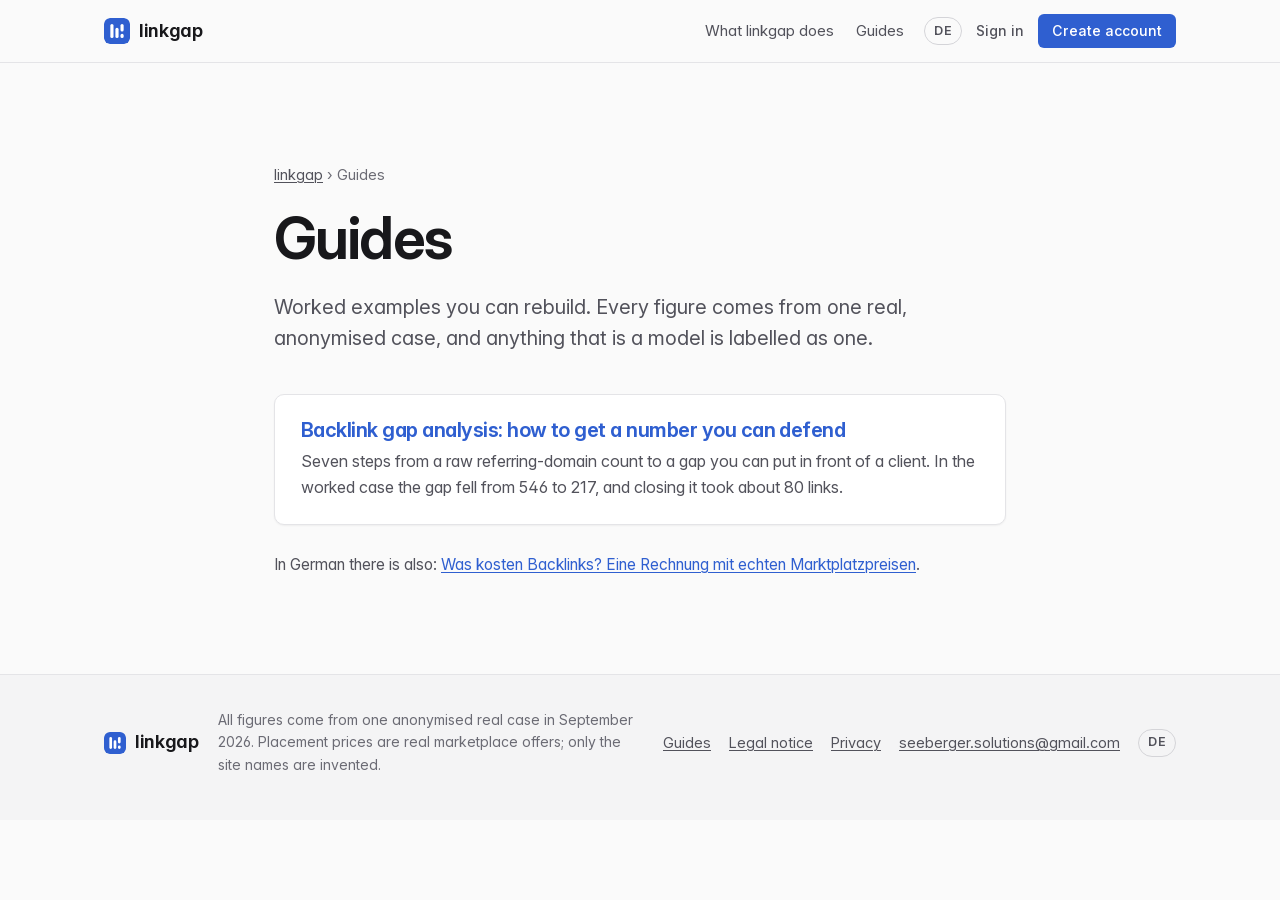
<file: guides/index.html>
<!DOCTYPE html>
<html lang="en">
<head>
<meta charset="utf-8">
<meta name="viewport" content="width=device-width, initial-scale=1">
<title>Guides to backlink gaps and link building budgets | linkgap</title>
<meta name="description" content="Guides from linkgap: how to count a backlink gap you can defend and what closing it costs. Every figure comes from one real, anonymised case.">
<meta name="color-scheme" content="light dark">
<meta name="theme-color" content="#FAFAFA" media="(prefers-color-scheme: light)">
<meta name="theme-color" content="#0B0B0D" media="(prefers-color-scheme: dark)">
<link rel="canonical" href="https://linkgap.app/guides/">
<link rel="alternate" hreflang="en" href="https://linkgap.app/guides/">
<link rel="alternate" hreflang="de" href="https://linkgap.app/de/ratgeber/">
<meta property="og:type" content="website">
<meta property="og:site_name" content="linkgap">
<meta property="og:title" content="Guides to backlink gaps and link building budgets">
<meta property="og:description" content="Guides from linkgap: how to count a backlink gap you can defend and what closing it costs. Every figure comes from one real, anonymised case.">
<meta property="og:url" content="https://linkgap.app/guides/">
<meta property="og:locale" content="en_GB">
<meta property="og:image" content="https://linkgap.app/img/og-en.png">
<meta property="og:image:width" content="1200">
<meta property="og:image:height" content="630">
<meta property="og:image:type" content="image/png">
<meta name="twitter:card" content="summary_large_image">
<meta name="twitter:image" content="https://linkgap.app/img/og-en.png">
<link rel="icon" href="/favicon.ico" sizes="32x32">
<link rel="icon" href="/favicon.svg" type="image/svg+xml">
<link rel="apple-touch-icon" href="/apple-touch-icon.png">
<link rel="preload" href="/fonts/InterVariable-latin.woff2" as="font" type="font/woff2" crossorigin>
<link rel="stylesheet" href="/style.css">
</head>
<body>

<a class="skip" href="#main">Skip to content</a>

<header class="site-header">
  <div class="wrap header-inner">
    <a class="wordmark" href="/" aria-label="linkgap home">
      <svg class="mark" viewBox="0 0 32 32" width="26" height="26" aria-hidden="true" focusable="false">
        <rect width="32" height="32" rx="7" fill="#2F5FD0"/>
        <g fill="#FFFFFF" transform="translate(16 16) scale(0.78) translate(-16 -16)">
          <rect x="5.5" y="5" width="5" height="22" rx="2.5"/>
          <rect x="13.5" y="11" width="5" height="16" rx="2.5"/>
          <rect x="21.5" y="20.5" width="5" height="6.5" rx="2.5"/>
          <rect x="21.5" y="5" width="5" height="11.8" rx="2.5"/>
        </g>
      </svg>
      <b>linkgap</b>
    </a>
    <nav class="header-nav" aria-label="Site">
      <a href="/">What linkgap does</a>
      <a href="/guides/">Guides</a>
    </nav>
    <span class="header-actions">
      <a class="lang-switch" href="/de/ratgeber/" hreflang="de" lang="de" aria-label="Deutsche Version">DE</a>
      <a class="header-signin" href="https://app.linkgap.app/login?lang=en">Sign in</a>
      <a class="btn btn-primary btn-sm" href="https://app.linkgap.app/register?lang=en">Create account</a>
    </span>
  </div>
</header>

<main id="main" class="section" tabindex="-1">
  <div class="wrap narrow">
    <p class="crumbs"><a href="/">linkgap</a> › Guides</p>
    <h1>Guides</h1>
    <p class="lede">Worked examples you can rebuild. Every figure comes from one real, anonymised case, and anything that is a model is labelled as one.</p>
    <ul class="guide-list" role="list">
      <li>
        <a class="guide-card" href="/guides/backlink-gap-analysis.html">
          <h2>Backlink gap analysis: how to get a number you can defend</h2>
          <p>Seven steps from a raw referring-domain count to a gap you can put in front of a client. In the worked case the gap fell from 546 to 217, and closing it took about 80 links.</p>
        </a>
      </li>
    </ul>
    <p class="guide-other">In German there is also: <a href="/de/ratgeber/was-kosten-backlinks.html" hreflang="de" lang="de">Was kosten Backlinks? Eine Rechnung mit echten Marktplatzpreisen</a>.</p>
  </div>
</main>

<footer class="site-footer">
  <div class="wrap footer-inner">
    <span class="wordmark">
      <svg class="mark" viewBox="0 0 32 32" width="22" height="22" aria-hidden="true" focusable="false">
        <rect width="32" height="32" rx="7" fill="#2F5FD0"/>
        <g fill="#FFFFFF" transform="translate(16 16) scale(0.78) translate(-16 -16)">
          <rect x="5.5" y="5" width="5" height="22" rx="2.5"/>
          <rect x="13.5" y="11" width="5" height="16" rx="2.5"/>
          <rect x="21.5" y="20.5" width="5" height="6.5" rx="2.5"/>
          <rect x="21.5" y="5" width="5" height="11.8" rx="2.5"/>
        </g>
      </svg>
      <b>linkgap</b>
    </span>
    <p class="footer-note">
      All figures come from one anonymised real case in September 2026. Placement prices are real marketplace offers; only the site names are invented.
    </p>
    <nav class="footer-links" aria-label="Legal and language">
      <a href="/guides/">Guides</a>
      <a href="/legal.html">Legal notice</a>
      <a href="/privacy.html">Privacy</a>
      <a class="footer-mail" href="mailto:seeberger.solutions@gmail.com?subject=linkgap">seeberger.solutions@gmail.com</a>
      <a class="lang-switch" href="/de/ratgeber/" hreflang="de" lang="de" aria-label="Deutsche Version">DE</a>
    </nav>
  </div>
</footer>

</body>
</html>
</file>
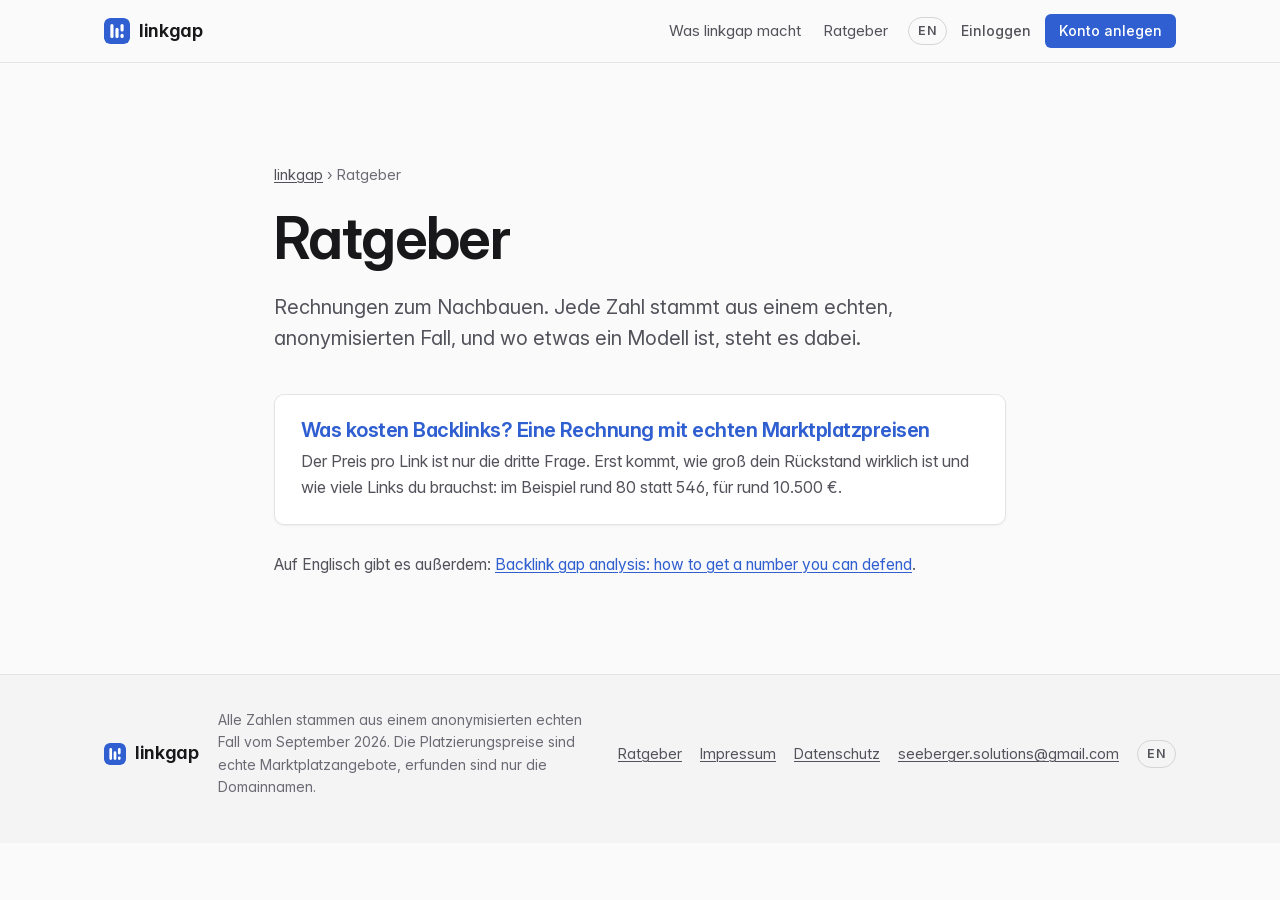
<file: de/ratgeber/index.html>
<!DOCTYPE html>
<html lang="de">
<head>
<meta charset="utf-8">
<meta name="viewport" content="width=device-width, initial-scale=1">
<title>Ratgeber zu Backlink-Lücke und Linkaufbau-Kosten | linkgap</title>
<meta name="description" content="Ratgeber von linkgap: Wie du eine Backlink-Lücke richtig zählst und was Linkaufbau kostet. Jede Zahl stammt aus einem echten, anonymisierten Fall.">
<meta name="color-scheme" content="light dark">
<meta name="theme-color" content="#FAFAFA" media="(prefers-color-scheme: light)">
<meta name="theme-color" content="#0B0B0D" media="(prefers-color-scheme: dark)">
<link rel="canonical" href="https://linkgap.app/de/ratgeber/">
<link rel="alternate" hreflang="en" href="https://linkgap.app/guides/">
<link rel="alternate" hreflang="de" href="https://linkgap.app/de/ratgeber/">
<meta property="og:type" content="website">
<meta property="og:site_name" content="linkgap">
<meta property="og:title" content="Ratgeber zu Backlink-Lücke und Linkaufbau-Kosten">
<meta property="og:description" content="Ratgeber von linkgap: Wie du eine Backlink-Lücke richtig zählst und was Linkaufbau kostet. Jede Zahl stammt aus einem echten, anonymisierten Fall.">
<meta property="og:url" content="https://linkgap.app/de/ratgeber/">
<meta property="og:locale" content="de_DE">
<meta property="og:image" content="https://linkgap.app/img/og-de.png">
<meta property="og:image:width" content="1200">
<meta property="og:image:height" content="630">
<meta property="og:image:type" content="image/png">
<meta name="twitter:card" content="summary_large_image">
<meta name="twitter:image" content="https://linkgap.app/img/og-de.png">
<link rel="icon" href="/favicon.ico" sizes="32x32">
<link rel="icon" href="/favicon.svg" type="image/svg+xml">
<link rel="apple-touch-icon" href="/apple-touch-icon.png">
<link rel="preload" href="/fonts/InterVariable-latin.woff2" as="font" type="font/woff2" crossorigin>
<link rel="stylesheet" href="/style.css">
</head>
<body>

<a class="skip" href="#main">Zum Inhalt springen</a>

<header class="site-header">
  <div class="wrap header-inner">
    <a class="wordmark" href="/de/" aria-label="linkgap Startseite">
      <svg class="mark" viewBox="0 0 32 32" width="26" height="26" aria-hidden="true" focusable="false">
        <rect width="32" height="32" rx="7" fill="#2F5FD0"/>
        <g fill="#FFFFFF" transform="translate(16 16) scale(0.78) translate(-16 -16)">
          <rect x="5.5" y="5" width="5" height="22" rx="2.5"/>
          <rect x="13.5" y="11" width="5" height="16" rx="2.5"/>
          <rect x="21.5" y="20.5" width="5" height="6.5" rx="2.5"/>
          <rect x="21.5" y="5" width="5" height="11.8" rx="2.5"/>
        </g>
      </svg>
      <b>linkgap</b>
    </a>
    <nav class="header-nav" aria-label="Bereiche">
      <a href="/de/">Was linkgap macht</a>
      <a href="/de/ratgeber/">Ratgeber</a>
    </nav>
    <span class="header-actions">
      <a class="lang-switch" href="/guides/" hreflang="en" lang="en" aria-label="English version">EN</a>
      <a class="header-signin" href="https://app.linkgap.app/login?lang=de">Einloggen</a>
      <a class="btn btn-primary btn-sm" href="https://app.linkgap.app/register?lang=de">Konto anlegen</a>
    </span>
  </div>
</header>

<main id="main" class="section" tabindex="-1">
  <div class="wrap narrow">
    <p class="crumbs"><a href="/de/">linkgap</a> › Ratgeber</p>
    <h1>Ratgeber</h1>
    <p class="lede">Rechnungen zum Nachbauen. Jede Zahl stammt aus einem echten, anonymisierten Fall, und wo etwas ein Modell ist, steht es dabei.</p>
    <ul class="guide-list" role="list">
      <li>
        <a class="guide-card" href="/de/ratgeber/was-kosten-backlinks.html">
          <h2>Was kosten Backlinks? Eine Rechnung mit echten Marktplatzpreisen</h2>
          <p>Der Preis pro Link ist nur die dritte Frage. Erst kommt, wie groß dein Rückstand wirklich ist und wie viele Links du brauchst: im Beispiel rund 80 statt 546, für rund 10.500&nbsp;€.</p>
        </a>
      </li>
    </ul>
    <p class="guide-other">Auf Englisch gibt es außerdem: <a href="/guides/backlink-gap-analysis.html" hreflang="en" lang="en">Backlink gap analysis: how to get a number you can defend</a>.</p>
  </div>
</main>

<footer class="site-footer">
  <div class="wrap footer-inner">
    <span class="wordmark">
      <svg class="mark" viewBox="0 0 32 32" width="22" height="22" aria-hidden="true" focusable="false">
        <rect width="32" height="32" rx="7" fill="#2F5FD0"/>
        <g fill="#FFFFFF" transform="translate(16 16) scale(0.78) translate(-16 -16)">
          <rect x="5.5" y="5" width="5" height="22" rx="2.5"/>
          <rect x="13.5" y="11" width="5" height="16" rx="2.5"/>
          <rect x="21.5" y="20.5" width="5" height="6.5" rx="2.5"/>
          <rect x="21.5" y="5" width="5" height="11.8" rx="2.5"/>
        </g>
      </svg>
      <b>linkgap</b>
    </span>
    <p class="footer-note">
      Alle Zahlen stammen aus einem anonymisierten echten Fall vom September 2026. Die Platzierungspreise sind echte Marktplatzangebote, erfunden sind nur die Domainnamen.
    </p>
    <nav class="footer-links" aria-label="Rechtliches und Sprache">
      <a href="/de/ratgeber/">Ratgeber</a>
      <a href="/de/impressum.html">Impressum</a>
      <a href="/de/datenschutz.html">Datenschutz</a>
      <a class="footer-mail" href="mailto:seeberger.solutions@gmail.com?subject=linkgap">seeberger.solutions@gmail.com</a>
      <a class="lang-switch" href="/guides/" hreflang="en" lang="en" aria-label="English version">EN</a>
    </nav>
  </div>
</footer>

</body>
</html>
</file>
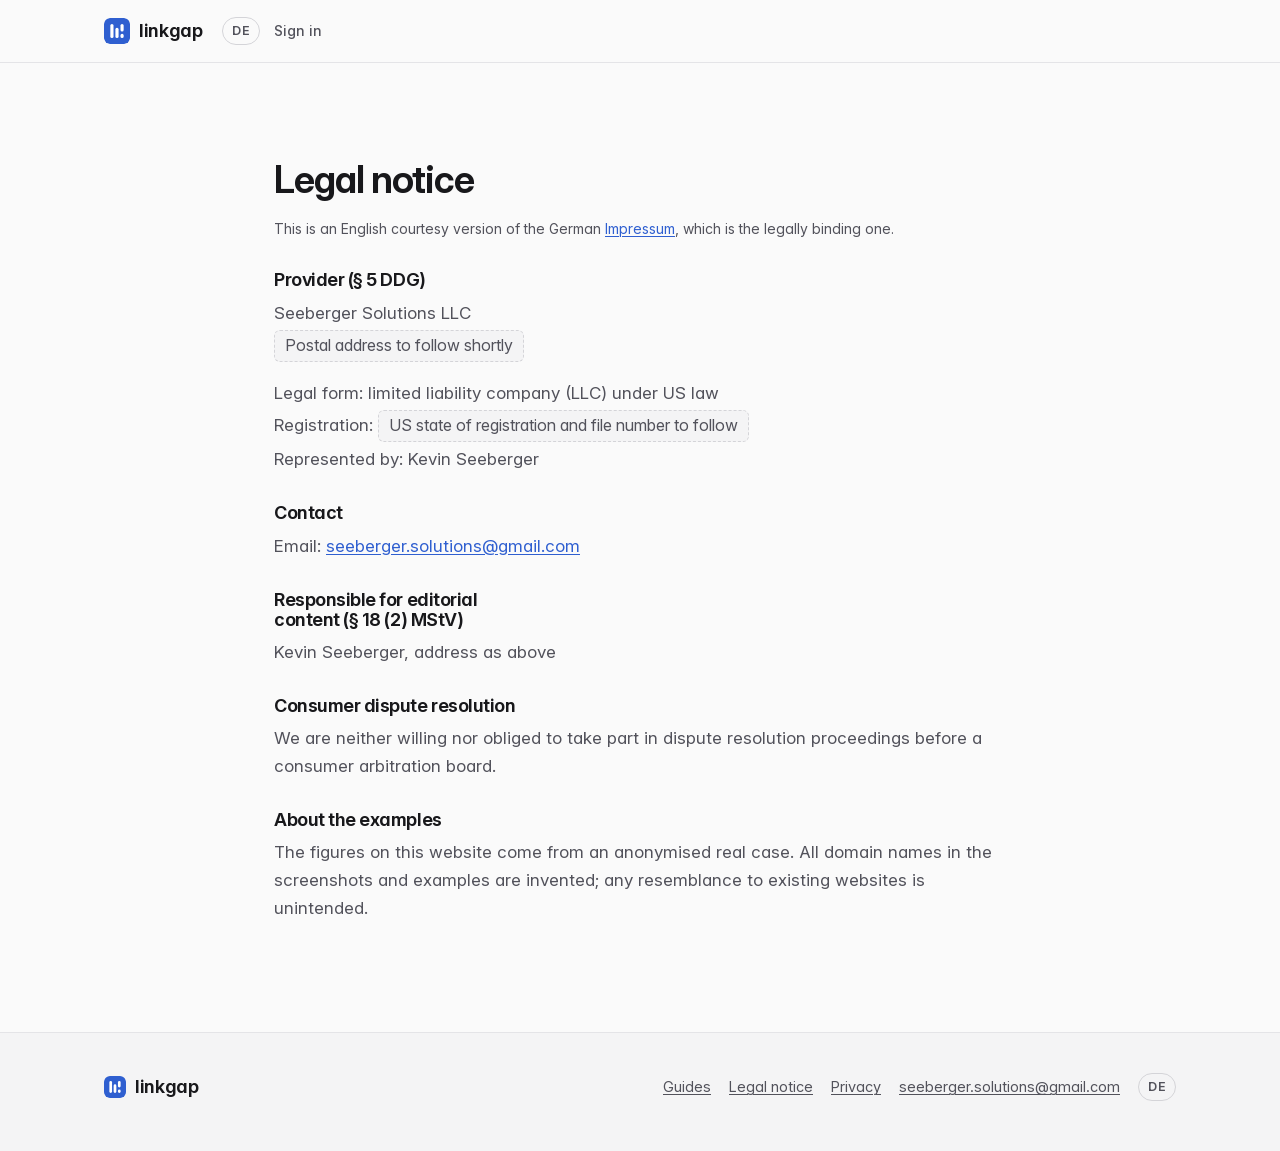
<file: legal.html>
<!DOCTYPE html>
<html lang="en">
<head>
<meta charset="utf-8">
<meta name="viewport" content="width=device-width, initial-scale=1">
<title>Legal notice · linkgap</title>
<meta name="robots" content="noindex, follow">
<meta name="color-scheme" content="light dark">
<link rel="canonical" href="https://linkgap.app/legal.html">
<link rel="alternate" hreflang="en" href="https://linkgap.app/legal.html">
<link rel="alternate" hreflang="de" href="https://linkgap.app/de/impressum.html">
<link rel="icon" href="/favicon.ico" sizes="32x32">
<link rel="icon" href="/favicon.svg" type="image/svg+xml">
<link rel="apple-touch-icon" href="/apple-touch-icon.png">
<link rel="preload" href="/fonts/InterVariable-latin.woff2" as="font" type="font/woff2" crossorigin>
<link rel="stylesheet" href="/style.css">
</head>
<body>
<a class="skip" href="#main">Skip to content</a>
<header class="site-header">
  <div class="wrap header-inner">
    <a class="wordmark" href="/" aria-label="linkgap home">
      <svg class="mark" viewBox="0 0 32 32" width="26" height="26" aria-hidden="true" focusable="false">
        <rect width="32" height="32" rx="7" fill="#2F5FD0"/>
        <g fill="#FFFFFF" transform="translate(16 16) scale(0.78) translate(-16 -16)">
          <rect x="5.5" y="5" width="5" height="22" rx="2.5"/>
          <rect x="13.5" y="11" width="5" height="16" rx="2.5"/>
          <rect x="21.5" y="20.5" width="5" height="6.5" rx="2.5"/>
          <rect x="21.5" y="5" width="5" height="11.8" rx="2.5"/>
        </g>
      </svg>
      <b>linkgap</b>
    </a>
    <span class="header-actions">
      <a class="lang-switch" href="/de/impressum.html" hreflang="de" lang="de" aria-label="Deutsche Version">DE</a>
      <a class="header-signin" href="https://app.linkgap.app/login?lang=en">Sign in</a>
    </span>
  </div>
</header>
<main id="main" class="section" tabindex="-1">
  <article class="wrap narrow legal">
    <h1>Legal notice</h1>
    <p class="legal-note">This is an English courtesy version of the German <a href="/de/impressum.html" lang="de">Impressum</a>, which is the legally binding one.</p>
    <h2>Provider (§ 5 DDG)</h2>
    <p>
      Seeberger Solutions LLC<br>
      <span class="tbd" data-placeholder="address">Postal address to follow shortly</span>
    </p>
    <p>
      Legal form: limited liability company (LLC) under US law<br>
      Registration: <span class="tbd" data-placeholder="registry">US state of registration and file number to follow</span><br>
      Represented by: Kevin Seeberger
    </p>
    <h2>Contact</h2>
    <p>Email: <a href="mailto:seeberger.solutions@gmail.com">seeberger.solutions@gmail.com</a></p>
    <h2>Responsible for editorial content (§ 18 (2) MStV)</h2>
    <p>Kevin Seeberger, address as above</p>
    <h2>Consumer dispute resolution</h2>
    <p>We are neither willing nor obliged to take part in dispute resolution proceedings before a consumer arbitration board.</p>
    <h2>About the examples</h2>
    <p>
      The figures on this website come from an anonymised real case. All domain names in the screenshots and
      examples are invented; any resemblance to existing websites is unintended.
    </p>

  </article>
</main>
<footer class="site-footer">
  <div class="wrap footer-inner">
    <span class="wordmark">
      <svg class="mark" viewBox="0 0 32 32" width="22" height="22" aria-hidden="true" focusable="false">
        <rect width="32" height="32" rx="7" fill="#2F5FD0"/>
        <g fill="#FFFFFF" transform="translate(16 16) scale(0.78) translate(-16 -16)">
          <rect x="5.5" y="5" width="5" height="22" rx="2.5"/>
          <rect x="13.5" y="11" width="5" height="16" rx="2.5"/>
          <rect x="21.5" y="20.5" width="5" height="6.5" rx="2.5"/>
          <rect x="21.5" y="5" width="5" height="11.8" rx="2.5"/>
        </g>
      </svg>
      <b>linkgap</b>
    </span>
    <nav class="footer-links" aria-label="Legal and language">
      <a href="/guides/">Guides</a>
      <a href="/legal.html">Legal notice</a>
      <a href="/privacy.html">Privacy</a>
      <a class="footer-mail" href="mailto:seeberger.solutions@gmail.com?subject=linkgap">seeberger.solutions@gmail.com</a>
      <a class="lang-switch" href="/de/impressum.html" hreflang="de" lang="de" aria-label="Deutsche Version">DE</a>
    </nav>
  </div>
</footer>
</body>
</html>
</file>
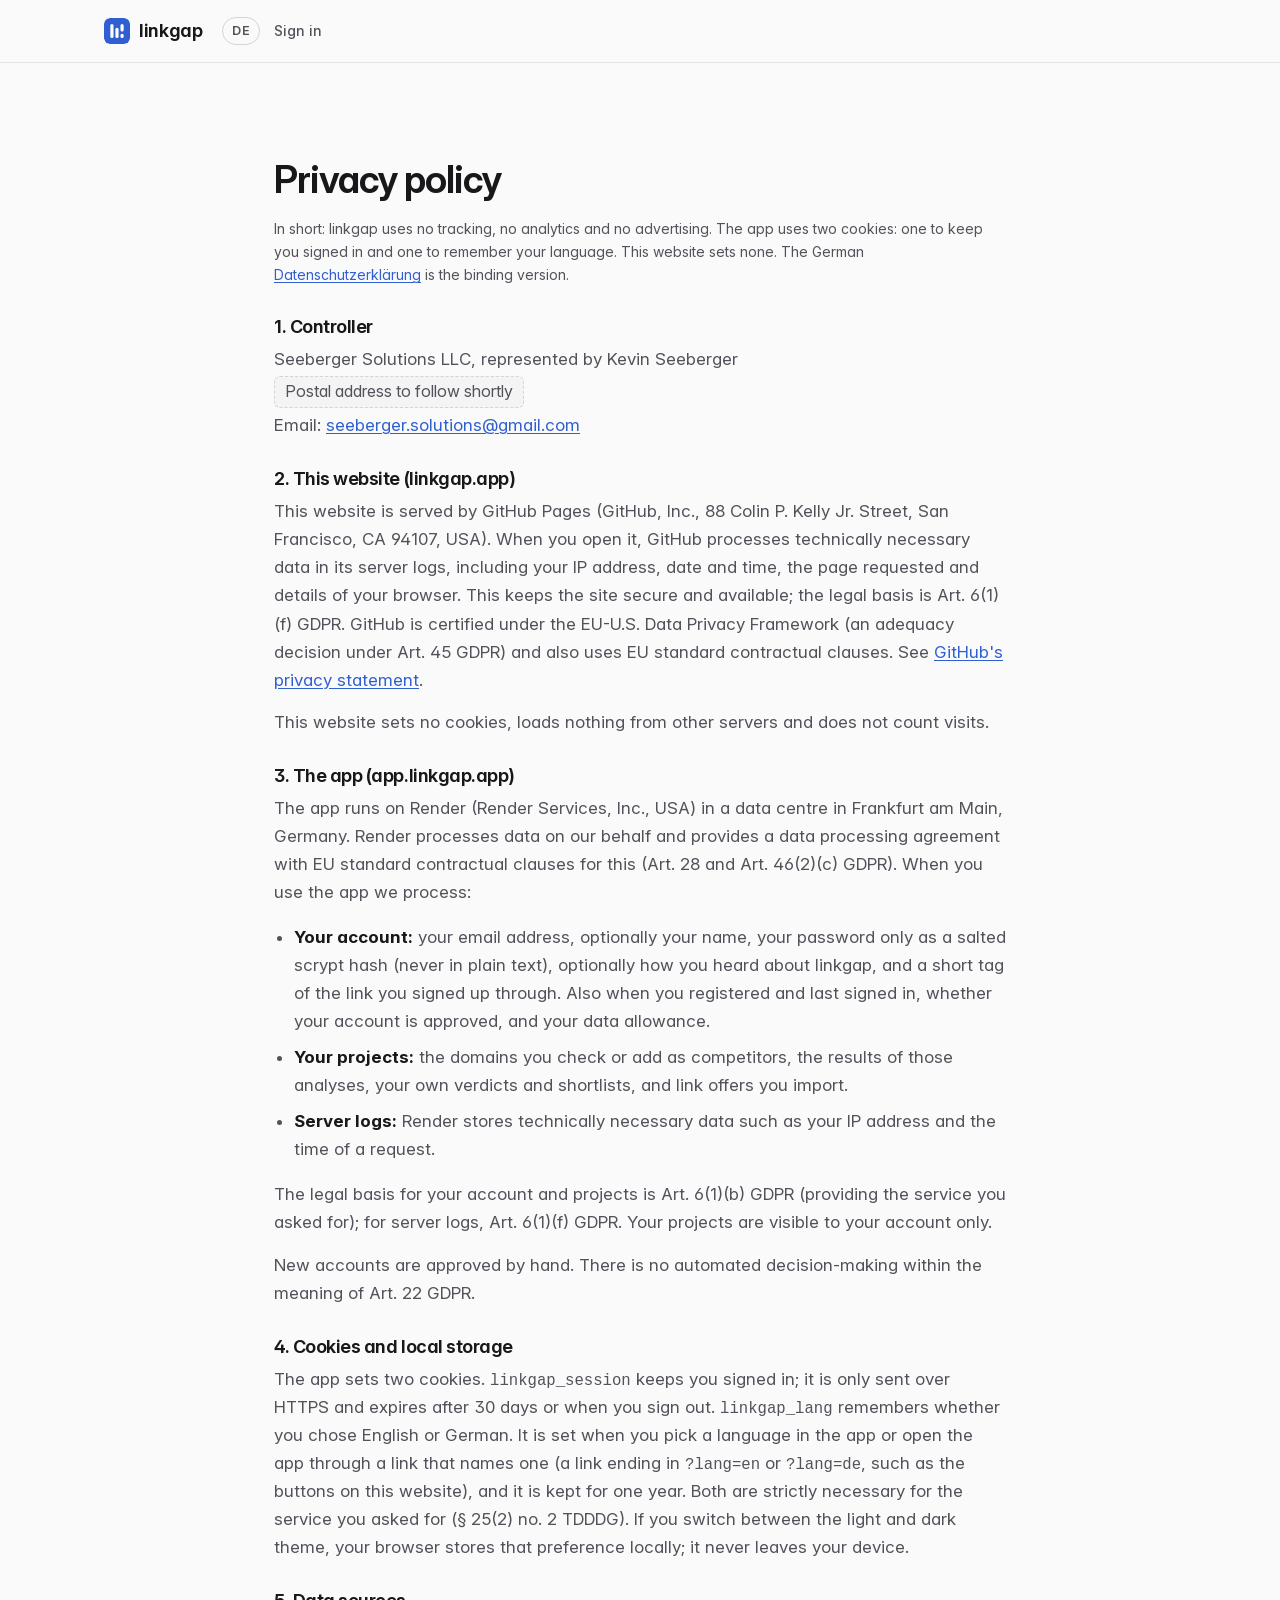
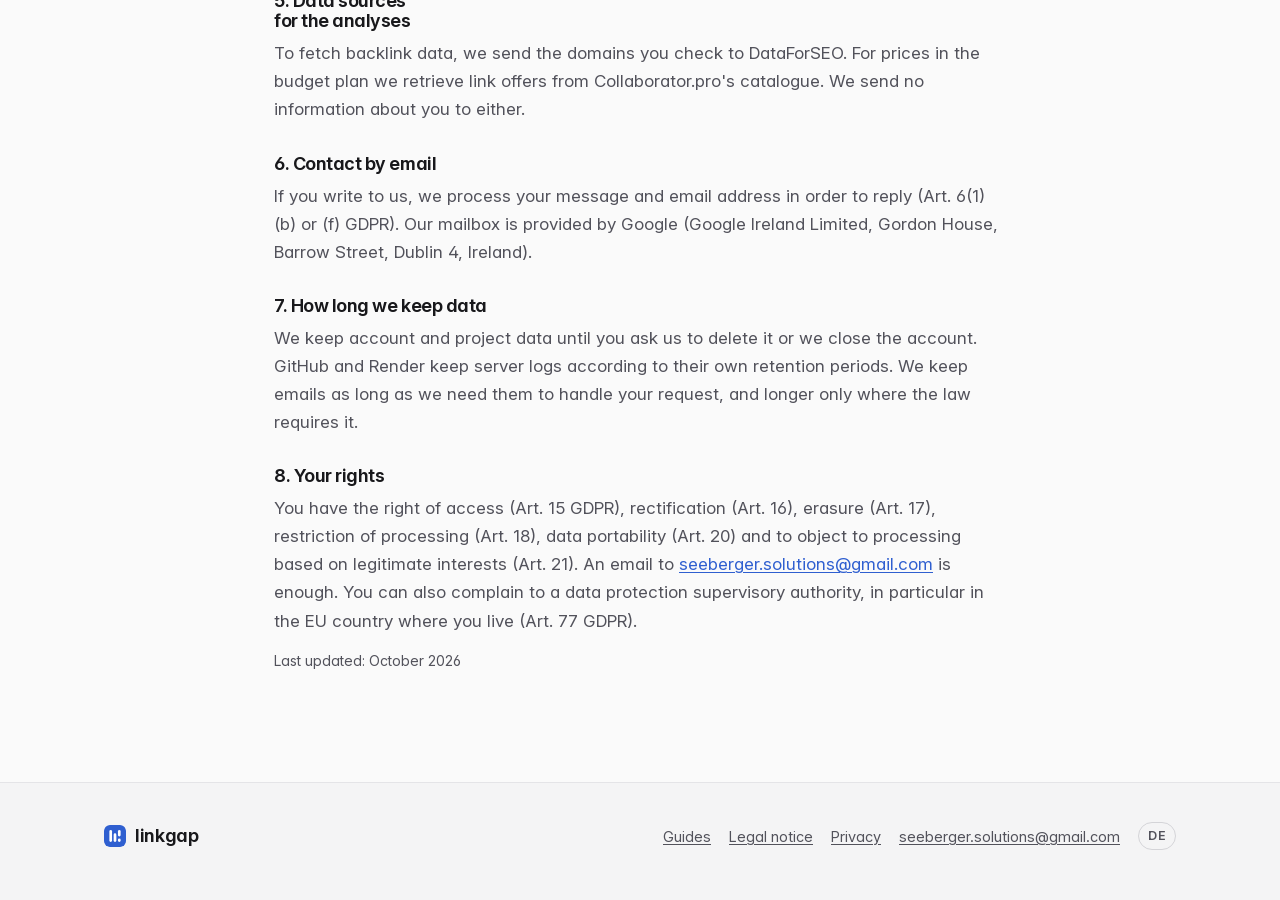
<file: privacy.html>
<!DOCTYPE html>
<html lang="en">
<head>
<meta charset="utf-8">
<meta name="viewport" content="width=device-width, initial-scale=1">
<title>Privacy policy · linkgap</title>
<meta name="robots" content="noindex, follow">
<meta name="color-scheme" content="light dark">
<link rel="canonical" href="https://linkgap.app/privacy.html">
<link rel="alternate" hreflang="en" href="https://linkgap.app/privacy.html">
<link rel="alternate" hreflang="de" href="https://linkgap.app/de/datenschutz.html">
<link rel="icon" href="/favicon.ico" sizes="32x32">
<link rel="icon" href="/favicon.svg" type="image/svg+xml">
<link rel="apple-touch-icon" href="/apple-touch-icon.png">
<link rel="preload" href="/fonts/InterVariable-latin.woff2" as="font" type="font/woff2" crossorigin>
<link rel="stylesheet" href="/style.css">
</head>
<body>
<a class="skip" href="#main">Skip to content</a>
<header class="site-header">
  <div class="wrap header-inner">
    <a class="wordmark" href="/" aria-label="linkgap home">
      <svg class="mark" viewBox="0 0 32 32" width="26" height="26" aria-hidden="true" focusable="false">
        <rect width="32" height="32" rx="7" fill="#2F5FD0"/>
        <g fill="#FFFFFF" transform="translate(16 16) scale(0.78) translate(-16 -16)">
          <rect x="5.5" y="5" width="5" height="22" rx="2.5"/>
          <rect x="13.5" y="11" width="5" height="16" rx="2.5"/>
          <rect x="21.5" y="20.5" width="5" height="6.5" rx="2.5"/>
          <rect x="21.5" y="5" width="5" height="11.8" rx="2.5"/>
        </g>
      </svg>
      <b>linkgap</b>
    </a>
    <span class="header-actions">
      <a class="lang-switch" href="/de/datenschutz.html" hreflang="de" lang="de" aria-label="Deutsche Version">DE</a>
      <a class="header-signin" href="https://app.linkgap.app/login?lang=en">Sign in</a>
    </span>
  </div>
</header>
<main id="main" class="section" tabindex="-1">
  <article class="wrap narrow legal">
    <h1>Privacy policy</h1>
    <p class="legal-note">In short: linkgap uses no tracking, no analytics and no advertising. The app uses two cookies: one to keep you signed in and one to remember your language. This website sets none. The German <a href="/de/datenschutz.html" lang="de">Datenschutzerklärung</a> is the binding version.</p>

    <h2>1. Controller</h2>
    <p>
      Seeberger Solutions LLC, represented by Kevin Seeberger<br>
      <span class="tbd" data-placeholder="address">Postal address to follow shortly</span><br>
      Email: <a href="mailto:seeberger.solutions@gmail.com">seeberger.solutions@gmail.com</a>
    </p>

    <h2>2. This website (linkgap.app)</h2>
    <p>
      This website is served by GitHub Pages (GitHub, Inc., 88 Colin P. Kelly Jr. Street, San Francisco,
      CA 94107, USA). When you open it, GitHub processes technically necessary data in its server logs,
      including your IP address, date and time, the page requested and details of your browser. This keeps
      the site secure and available; the legal basis is Art. 6(1)(f) GDPR. GitHub is certified under the
      EU-U.S. Data Privacy Framework (an adequacy decision under Art. 45 GDPR) and also uses EU standard
      contractual clauses. See <a href="https://docs.github.com/en/site-policy/privacy-policies/github-general-privacy-statement" rel="noopener">GitHub's privacy statement</a>.
    </p>
    <p>This website sets no cookies, loads nothing from other servers and does not count visits.</p>

    <h2>3. The app (app.linkgap.app)</h2>
    <p>
      The app runs on Render (Render Services, Inc., USA) in a data centre in Frankfurt am Main, Germany.
      Render processes data on our behalf and provides a data processing agreement with EU standard
      contractual clauses for this (Art. 28 and Art. 46(2)(c) GDPR). When you use the app we process:
    </p>
    <ul>
      <li><strong>Your account:</strong> your email address, optionally your name, your password only as a salted scrypt hash (never in plain text), optionally how you heard about linkgap, and a short tag of the link you signed up through. Also when you registered and last signed in, whether your account is approved, and your data allowance.</li>
      <li><strong>Your projects:</strong> the domains you check or add as competitors, the results of those analyses, your own verdicts and shortlists, and link offers you import.</li>
      <li><strong>Server logs:</strong> Render stores technically necessary data such as your IP address and the time of a request.</li>
    </ul>
    <p>
      The legal basis for your account and projects is Art. 6(1)(b) GDPR (providing the service you asked
      for); for server logs, Art. 6(1)(f) GDPR. Your projects are visible to your account only.
    </p>
    <p>New accounts are approved by hand. There is no automated decision-making within the meaning of Art. 22 GDPR.</p>

    <h2>4. Cookies and local storage</h2>
    <p>
      The app sets two cookies. <code>linkgap_session</code> keeps you signed in; it is only sent over
      HTTPS and expires after 30 days or when you sign out. <code>linkgap_lang</code> remembers whether
      you chose English or German. It is set when you pick a language in the app or open the app through
      a link that names one (a link ending in <code>?lang=en</code> or <code>?lang=de</code>, such as the
      buttons on this website), and it is kept for one year. Both are strictly necessary for the service
      you asked for (§ 25(2) no. 2 TDDDG). If you switch between the light and dark theme, your browser stores that preference locally; it
      never leaves your device.
    </p>

    <h2>5. Data sources for the analyses</h2>
    <p>
      To fetch backlink data, we send the domains you check to DataForSEO. For prices in the budget plan we
      retrieve link offers from Collaborator.pro's catalogue. We send no information about you to either.
    </p>

    <h2>6. Contact by email</h2>
    <p>
      If you write to us, we process your message and email address in order to reply (Art. 6(1)(b) or (f)
      GDPR). Our mailbox is provided by Google (Google Ireland Limited, Gordon House, Barrow Street,
      Dublin 4, Ireland).
    </p>

    <h2>7. How long we keep data</h2>
    <p>
      We keep account and project data until you ask us to delete it or we close the account. GitHub and
      Render keep server logs according to their own retention periods. We keep emails as long as we need
      them to handle your request, and longer only where the law requires it.
    </p>

    <h2>8. Your rights</h2>
    <p>
      You have the right of access (Art. 15 GDPR), rectification (Art. 16), erasure (Art. 17), restriction
      of processing (Art. 18), data portability (Art. 20) and to object to processing based on legitimate
      interests (Art. 21). An email to <a href="mailto:seeberger.solutions@gmail.com">seeberger.solutions@gmail.com</a> is enough. You can also complain to
      a data protection supervisory authority, in particular in the EU country where you live (Art. 77 GDPR).
    </p>

    <p class="legal-note">Last updated: October 2026</p>

  </article>
</main>
<footer class="site-footer">
  <div class="wrap footer-inner">
    <span class="wordmark">
      <svg class="mark" viewBox="0 0 32 32" width="22" height="22" aria-hidden="true" focusable="false">
        <rect width="32" height="32" rx="7" fill="#2F5FD0"/>
        <g fill="#FFFFFF" transform="translate(16 16) scale(0.78) translate(-16 -16)">
          <rect x="5.5" y="5" width="5" height="22" rx="2.5"/>
          <rect x="13.5" y="11" width="5" height="16" rx="2.5"/>
          <rect x="21.5" y="20.5" width="5" height="6.5" rx="2.5"/>
          <rect x="21.5" y="5" width="5" height="11.8" rx="2.5"/>
        </g>
      </svg>
      <b>linkgap</b>
    </span>
    <nav class="footer-links" aria-label="Legal and language">
      <a href="/guides/">Guides</a>
      <a href="/legal.html">Legal notice</a>
      <a href="/privacy.html">Privacy</a>
      <a class="footer-mail" href="mailto:seeberger.solutions@gmail.com?subject=linkgap">seeberger.solutions@gmail.com</a>
      <a class="lang-switch" href="/de/datenschutz.html" hreflang="de" lang="de" aria-label="Deutsche Version">DE</a>
    </nav>
  </div>
</footer>
</body>
</html>
</file>
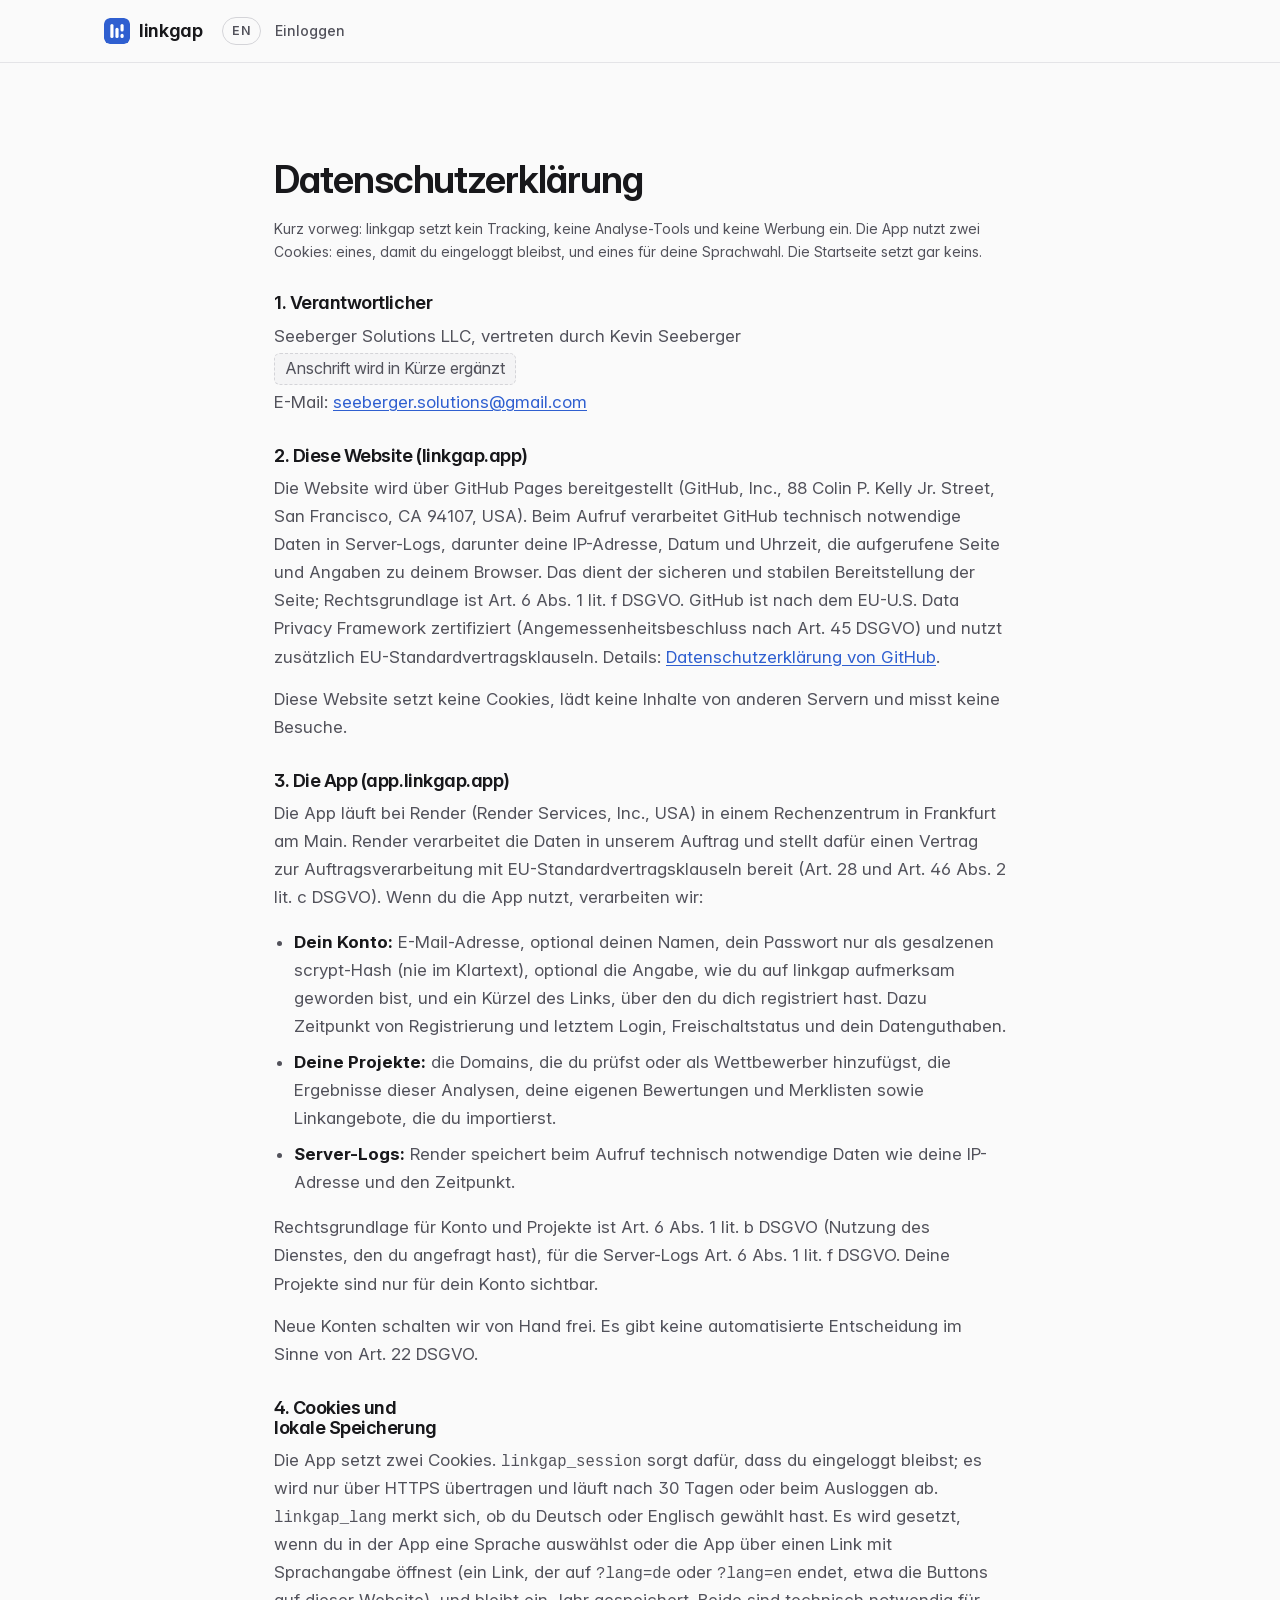
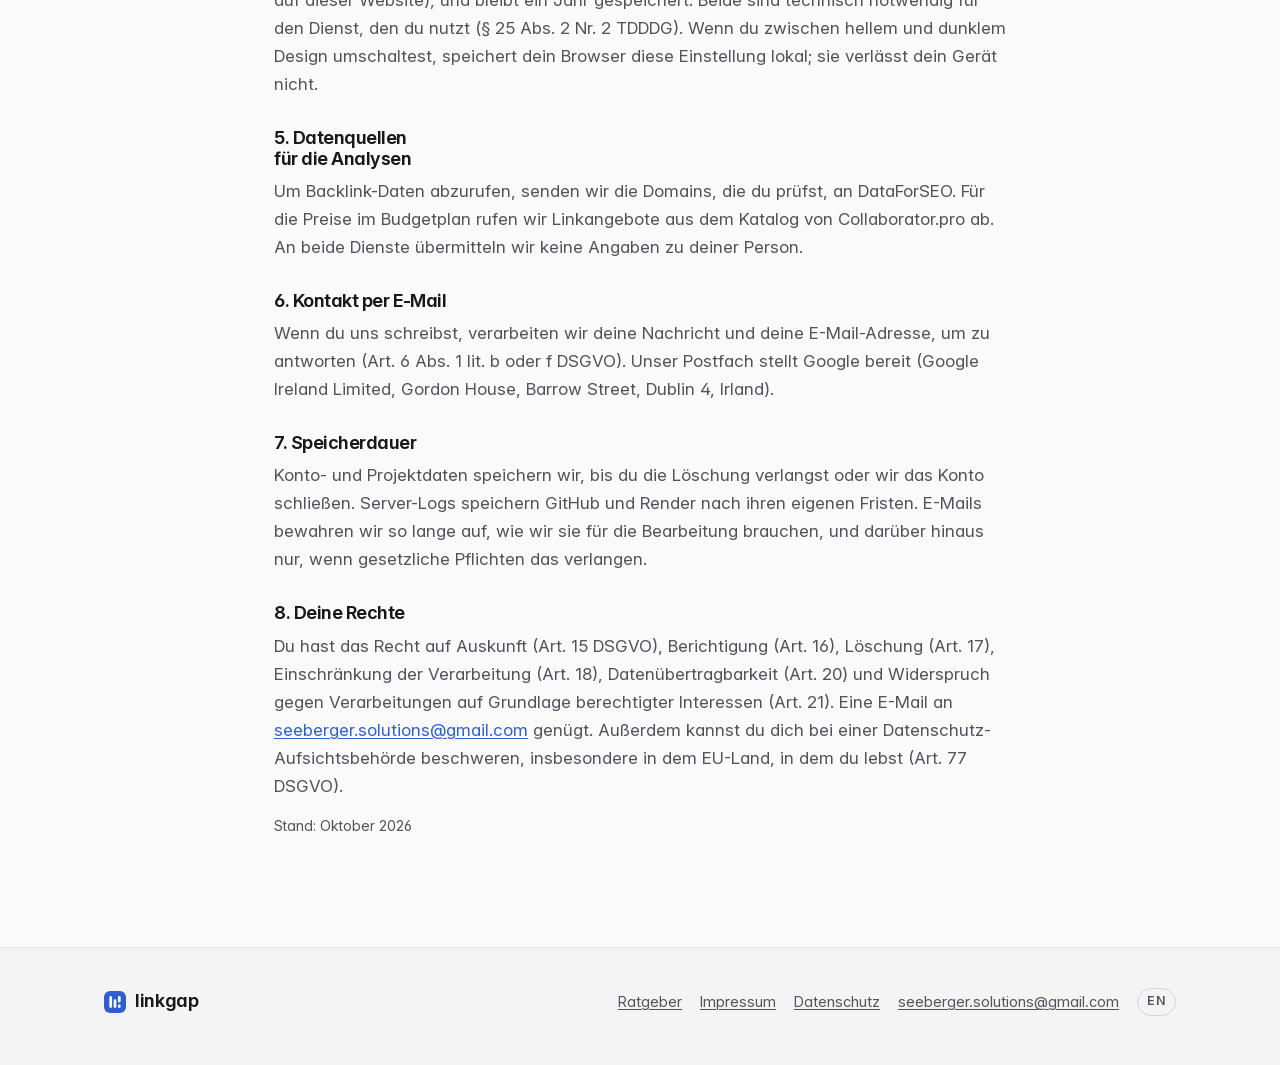
<file: de/datenschutz.html>
<!DOCTYPE html>
<html lang="de">
<head>
<meta charset="utf-8">
<meta name="viewport" content="width=device-width, initial-scale=1">
<title>Datenschutzerklärung · linkgap</title>
<meta name="robots" content="noindex, follow">
<meta name="color-scheme" content="light dark">
<link rel="canonical" href="https://linkgap.app/de/datenschutz.html">
<link rel="alternate" hreflang="de" href="https://linkgap.app/de/datenschutz.html">
<link rel="alternate" hreflang="en" href="https://linkgap.app/privacy.html">
<link rel="icon" href="/favicon.ico" sizes="32x32">
<link rel="icon" href="/favicon.svg" type="image/svg+xml">
<link rel="apple-touch-icon" href="/apple-touch-icon.png">
<link rel="preload" href="/fonts/InterVariable-latin.woff2" as="font" type="font/woff2" crossorigin>
<link rel="stylesheet" href="/style.css">
</head>
<body>
<a class="skip" href="#main">Zum Inhalt springen</a>
<header class="site-header">
  <div class="wrap header-inner">
    <a class="wordmark" href="/de/" aria-label="linkgap Startseite">
      <svg class="mark" viewBox="0 0 32 32" width="26" height="26" aria-hidden="true" focusable="false">
        <rect width="32" height="32" rx="7" fill="#2F5FD0"/>
        <g fill="#FFFFFF" transform="translate(16 16) scale(0.78) translate(-16 -16)">
          <rect x="5.5" y="5" width="5" height="22" rx="2.5"/>
          <rect x="13.5" y="11" width="5" height="16" rx="2.5"/>
          <rect x="21.5" y="20.5" width="5" height="6.5" rx="2.5"/>
          <rect x="21.5" y="5" width="5" height="11.8" rx="2.5"/>
        </g>
      </svg>
      <b>linkgap</b>
    </a>
    <span class="header-actions">
      <a class="lang-switch" href="/privacy.html" hreflang="en" lang="en" aria-label="English version">EN</a>
      <a class="header-signin" href="https://app.linkgap.app/login?lang=de">Einloggen</a>
    </span>
  </div>
</header>
<main id="main" class="section" tabindex="-1">
  <article class="wrap narrow legal">
    <h1>Datenschutzerklärung</h1>
    <p class="legal-note">Kurz vorweg: linkgap setzt kein Tracking, keine Analyse-Tools und keine Werbung ein. Die App nutzt zwei Cookies: eines, damit du eingeloggt bleibst, und eines für deine Sprachwahl. Die Startseite setzt gar keins.</p>

    <h2>1. Verantwortlicher</h2>
    <p>
      Seeberger Solutions LLC, vertreten durch Kevin Seeberger<br>
      <span class="tbd" data-placeholder="address">Anschrift wird in Kürze ergänzt</span><br>
      E-Mail: <a href="mailto:seeberger.solutions@gmail.com">seeberger.solutions@gmail.com</a>
    </p>

    <h2>2. Diese Website (linkgap.app)</h2>
    <p>
      Die Website wird über GitHub Pages bereitgestellt (GitHub, Inc., 88 Colin P. Kelly Jr. Street,
      San Francisco, CA 94107, USA). Beim Aufruf verarbeitet GitHub technisch notwendige Daten in
      Server-Logs, darunter deine IP-Adresse, Datum und Uhrzeit, die aufgerufene Seite und Angaben zu
      deinem Browser. Das dient der sicheren und stabilen Bereitstellung der Seite; Rechtsgrundlage ist
      Art. 6 Abs. 1 lit. f DSGVO. GitHub ist nach dem EU-U.S. Data Privacy Framework zertifiziert
      (Angemessenheitsbeschluss nach Art. 45 DSGVO) und nutzt zusätzlich EU-Standardvertragsklauseln.
      Details: <a href="https://docs.github.com/de/site-policy/privacy-policies/github-general-privacy-statement" rel="noopener">Datenschutzerklärung von GitHub</a>.
    </p>
    <p>Diese Website setzt keine Cookies, lädt keine Inhalte von anderen Servern und misst keine Besuche.</p>

    <h2>3. Die App (app.linkgap.app)</h2>
    <p>
      Die App läuft bei Render (Render Services, Inc., USA) in einem Rechenzentrum in Frankfurt am Main.
      Render verarbeitet die Daten in unserem Auftrag und stellt dafür einen Vertrag zur
      Auftragsverarbeitung mit EU-Standardvertragsklauseln bereit (Art. 28 und Art. 46 Abs. 2 lit. c
      DSGVO). Wenn du die App nutzt, verarbeiten wir:
    </p>
    <ul>
      <li><strong>Dein Konto:</strong> E-Mail-Adresse, optional deinen Namen, dein Passwort nur als gesalzenen scrypt-Hash (nie im Klartext), optional die Angabe, wie du auf linkgap aufmerksam geworden bist, und ein Kürzel des Links, über den du dich registriert hast. Dazu Zeitpunkt von Registrierung und letztem Login, Freischaltstatus und dein Datenguthaben.</li>
      <li><strong>Deine Projekte:</strong> die Domains, die du prüfst oder als Wettbewerber hinzufügst, die Ergebnisse dieser Analysen, deine eigenen Bewertungen und Merklisten sowie Linkangebote, die du importierst.</li>
      <li><strong>Server-Logs:</strong> Render speichert beim Aufruf technisch notwendige Daten wie deine IP-Adresse und den Zeitpunkt.</li>
    </ul>
    <p>
      Rechtsgrundlage für Konto und Projekte ist Art. 6 Abs. 1 lit. b DSGVO (Nutzung des Dienstes, den du
      angefragt hast), für die Server-Logs Art. 6 Abs. 1 lit. f DSGVO. Deine Projekte sind nur für dein
      Konto sichtbar.
    </p>
    <p>
      Neue Konten schalten wir von Hand frei. Es gibt keine automatisierte Entscheidung im Sinne von
      Art. 22 DSGVO.
    </p>

    <h2>4. Cookies und lokale Speicherung</h2>
    <p>
      Die App setzt zwei Cookies. <code>linkgap_session</code> sorgt dafür, dass du eingeloggt bleibst; es
      wird nur über HTTPS übertragen und läuft nach 30 Tagen oder beim Ausloggen ab.
      <code>linkgap_lang</code> merkt sich, ob du Deutsch oder Englisch gewählt hast. Es wird gesetzt,
      wenn du in der App eine Sprache auswählst oder die App über einen Link mit Sprachangabe öffnest
      (ein Link, der auf <code>?lang=de</code> oder <code>?lang=en</code> endet, etwa die Buttons auf
      dieser Website), und bleibt ein Jahr gespeichert. Beide sind technisch notwendig für den Dienst,
      den du nutzt (§ 25 Abs. 2 Nr. 2 TDDDG). Wenn du zwischen hellem und dunklem
      Design umschaltest, speichert dein Browser diese Einstellung lokal; sie verlässt dein Gerät nicht.
    </p>

    <h2>5. Datenquellen für die Analysen</h2>
    <p>
      Um Backlink-Daten abzurufen, senden wir die Domains, die du prüfst, an DataForSEO. Für die Preise im
      Budgetplan rufen wir Linkangebote aus dem Katalog von Collaborator.pro ab. An beide Dienste
      übermitteln wir keine Angaben zu deiner Person.
    </p>

    <h2>6. Kontakt per E-Mail</h2>
    <p>
      Wenn du uns schreibst, verarbeiten wir deine Nachricht und deine E-Mail-Adresse, um zu antworten
      (Art. 6 Abs. 1 lit. b oder f DSGVO). Unser Postfach stellt Google bereit (Google Ireland Limited,
      Gordon House, Barrow Street, Dublin 4, Irland).
    </p>

    <h2>7. Speicherdauer</h2>
    <p>
      Konto- und Projektdaten speichern wir, bis du die Löschung verlangst oder wir das Konto schließen.
      Server-Logs speichern GitHub und Render nach ihren eigenen Fristen. E-Mails bewahren wir so lange
      auf, wie wir sie für die Bearbeitung brauchen, und darüber hinaus nur, wenn gesetzliche Pflichten
      das verlangen.
    </p>

    <h2>8. Deine Rechte</h2>
    <p>
      Du hast das Recht auf Auskunft (Art. 15 DSGVO), Berichtigung (Art. 16), Löschung (Art. 17),
      Einschränkung der Verarbeitung (Art. 18), Datenübertragbarkeit (Art. 20) und Widerspruch gegen
      Verarbeitungen auf Grundlage berechtigter Interessen (Art. 21). Eine E-Mail an
      <a href="mailto:seeberger.solutions@gmail.com">seeberger.solutions@gmail.com</a> genügt. Außerdem kannst du dich bei einer
      Datenschutz-Aufsichtsbehörde beschweren, insbesondere in dem EU-Land, in dem du lebst (Art. 77 DSGVO).
    </p>

    <p class="legal-note">Stand: Oktober 2026</p>

  </article>
</main>
<footer class="site-footer">
  <div class="wrap footer-inner">
    <span class="wordmark">
      <svg class="mark" viewBox="0 0 32 32" width="22" height="22" aria-hidden="true" focusable="false">
        <rect width="32" height="32" rx="7" fill="#2F5FD0"/>
        <g fill="#FFFFFF" transform="translate(16 16) scale(0.78) translate(-16 -16)">
          <rect x="5.5" y="5" width="5" height="22" rx="2.5"/>
          <rect x="13.5" y="11" width="5" height="16" rx="2.5"/>
          <rect x="21.5" y="20.5" width="5" height="6.5" rx="2.5"/>
          <rect x="21.5" y="5" width="5" height="11.8" rx="2.5"/>
        </g>
      </svg>
      <b>linkgap</b>
    </span>
    <nav class="footer-links" aria-label="Rechtliches und Sprache">
      <a href="/de/ratgeber/">Ratgeber</a>
      <a href="/de/impressum.html">Impressum</a>
      <a href="/de/datenschutz.html">Datenschutz</a>
      <a class="footer-mail" href="mailto:seeberger.solutions@gmail.com?subject=linkgap">seeberger.solutions@gmail.com</a>
      <a class="lang-switch" href="/privacy.html" hreflang="en" lang="en" aria-label="English version">EN</a>
    </nav>
  </div>
</footer>
</body>
</html>
</file>
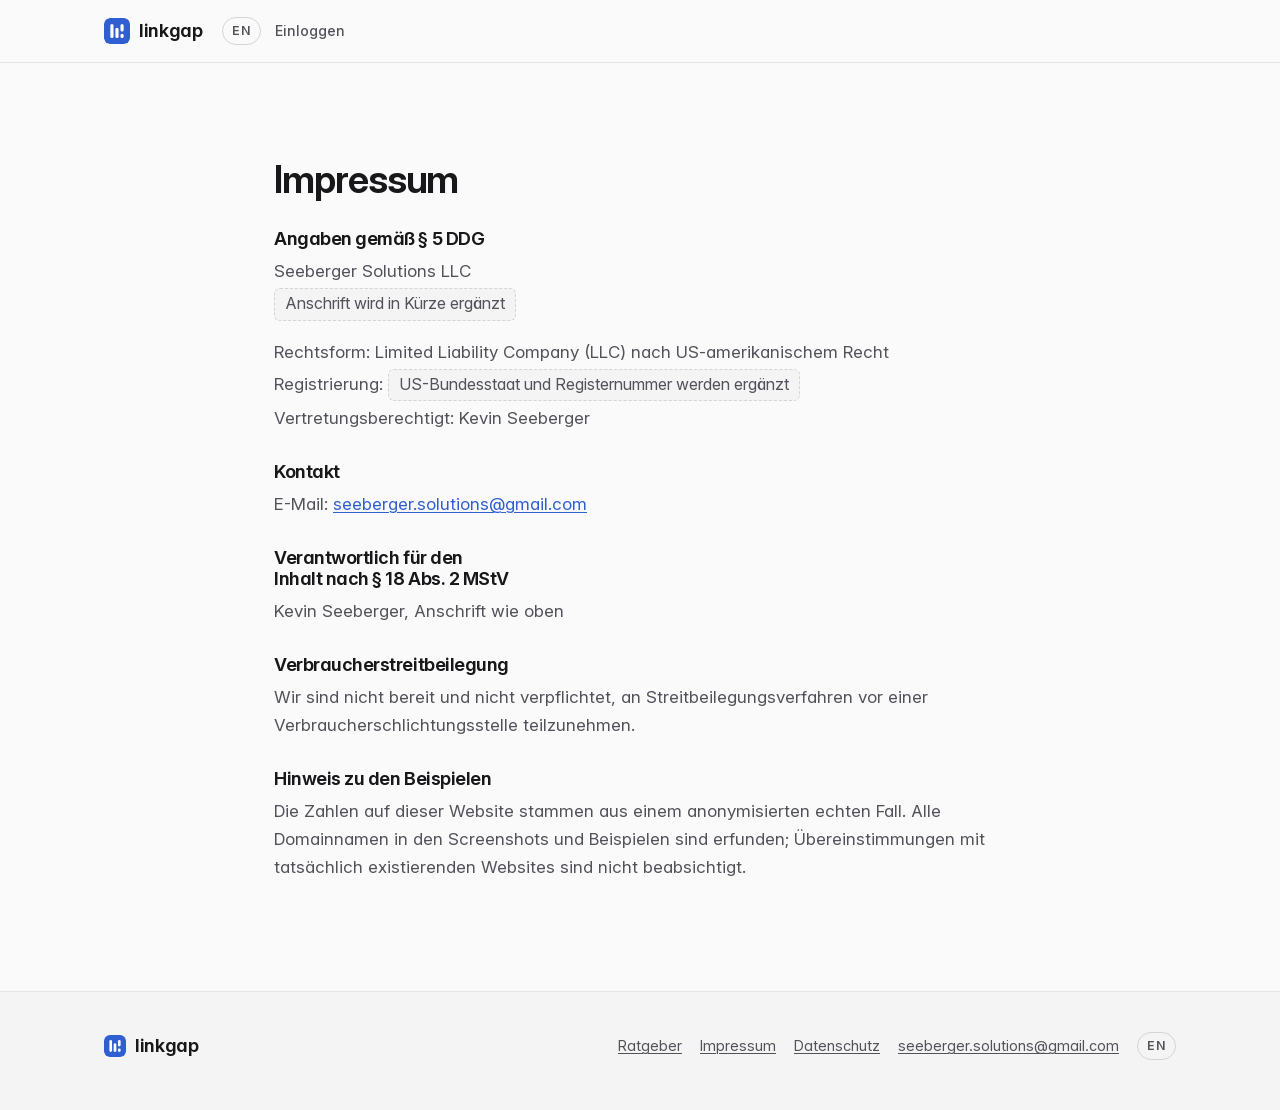
<file: de/impressum.html>
<!DOCTYPE html>
<html lang="de">
<head>
<meta charset="utf-8">
<meta name="viewport" content="width=device-width, initial-scale=1">
<title>Impressum · linkgap</title>
<meta name="robots" content="noindex, follow">
<meta name="color-scheme" content="light dark">
<link rel="canonical" href="https://linkgap.app/de/impressum.html">
<link rel="alternate" hreflang="de" href="https://linkgap.app/de/impressum.html">
<link rel="alternate" hreflang="en" href="https://linkgap.app/legal.html">
<link rel="icon" href="/favicon.ico" sizes="32x32">
<link rel="icon" href="/favicon.svg" type="image/svg+xml">
<link rel="apple-touch-icon" href="/apple-touch-icon.png">
<link rel="preload" href="/fonts/InterVariable-latin.woff2" as="font" type="font/woff2" crossorigin>
<link rel="stylesheet" href="/style.css">
</head>
<body>
<a class="skip" href="#main">Zum Inhalt springen</a>
<header class="site-header">
  <div class="wrap header-inner">
    <a class="wordmark" href="/de/" aria-label="linkgap Startseite">
      <svg class="mark" viewBox="0 0 32 32" width="26" height="26" aria-hidden="true" focusable="false">
        <rect width="32" height="32" rx="7" fill="#2F5FD0"/>
        <g fill="#FFFFFF" transform="translate(16 16) scale(0.78) translate(-16 -16)">
          <rect x="5.5" y="5" width="5" height="22" rx="2.5"/>
          <rect x="13.5" y="11" width="5" height="16" rx="2.5"/>
          <rect x="21.5" y="20.5" width="5" height="6.5" rx="2.5"/>
          <rect x="21.5" y="5" width="5" height="11.8" rx="2.5"/>
        </g>
      </svg>
      <b>linkgap</b>
    </a>
    <span class="header-actions">
      <a class="lang-switch" href="/legal.html" hreflang="en" lang="en" aria-label="English version">EN</a>
      <a class="header-signin" href="https://app.linkgap.app/login?lang=de">Einloggen</a>
    </span>
  </div>
</header>
<main id="main" class="section" tabindex="-1">
  <article class="wrap narrow legal">
    <h1>Impressum</h1>
    <h2>Angaben gemäß § 5 DDG</h2>
    <p>
      Seeberger Solutions LLC<br>
      <span class="tbd" data-placeholder="address">Anschrift wird in Kürze ergänzt</span>
    </p>
    <p>
      Rechtsform: Limited Liability Company (LLC) nach US-amerikanischem Recht<br>
      Registrierung: <span class="tbd" data-placeholder="registry">US-Bundesstaat und Registernummer werden ergänzt</span><br>
      Vertretungsberechtigt: Kevin Seeberger
    </p>
    <h2>Kontakt</h2>
    <p>E-Mail: <a href="mailto:seeberger.solutions@gmail.com">seeberger.solutions@gmail.com</a></p>
    <h2>Verantwortlich für den Inhalt nach § 18 Abs. 2 MStV</h2>
    <p>Kevin Seeberger, Anschrift wie oben</p>
    <h2>Verbraucherstreitbeilegung</h2>
    <p>
      Wir sind nicht bereit und nicht verpflichtet, an Streitbeilegungsverfahren vor einer
      Verbraucherschlichtungsstelle teilzunehmen.
    </p>
    <h2>Hinweis zu den Beispielen</h2>
    <p>
      Die Zahlen auf dieser Website stammen aus einem anonymisierten echten Fall. Alle Domainnamen in den
      Screenshots und Beispielen sind erfunden; Übereinstimmungen mit tatsächlich existierenden Websites
      sind nicht beabsichtigt.
    </p>

  </article>
</main>
<footer class="site-footer">
  <div class="wrap footer-inner">
    <span class="wordmark">
      <svg class="mark" viewBox="0 0 32 32" width="22" height="22" aria-hidden="true" focusable="false">
        <rect width="32" height="32" rx="7" fill="#2F5FD0"/>
        <g fill="#FFFFFF" transform="translate(16 16) scale(0.78) translate(-16 -16)">
          <rect x="5.5" y="5" width="5" height="22" rx="2.5"/>
          <rect x="13.5" y="11" width="5" height="16" rx="2.5"/>
          <rect x="21.5" y="20.5" width="5" height="6.5" rx="2.5"/>
          <rect x="21.5" y="5" width="5" height="11.8" rx="2.5"/>
        </g>
      </svg>
      <b>linkgap</b>
    </span>
    <nav class="footer-links" aria-label="Rechtliches und Sprache">
      <a href="/de/ratgeber/">Ratgeber</a>
      <a href="/de/impressum.html">Impressum</a>
      <a href="/de/datenschutz.html">Datenschutz</a>
      <a class="footer-mail" href="mailto:seeberger.solutions@gmail.com?subject=linkgap">seeberger.solutions@gmail.com</a>
      <a class="lang-switch" href="/legal.html" hreflang="en" lang="en" aria-label="English version">EN</a>
    </nav>
  </div>
</footer>
</body>
</html>
</file>
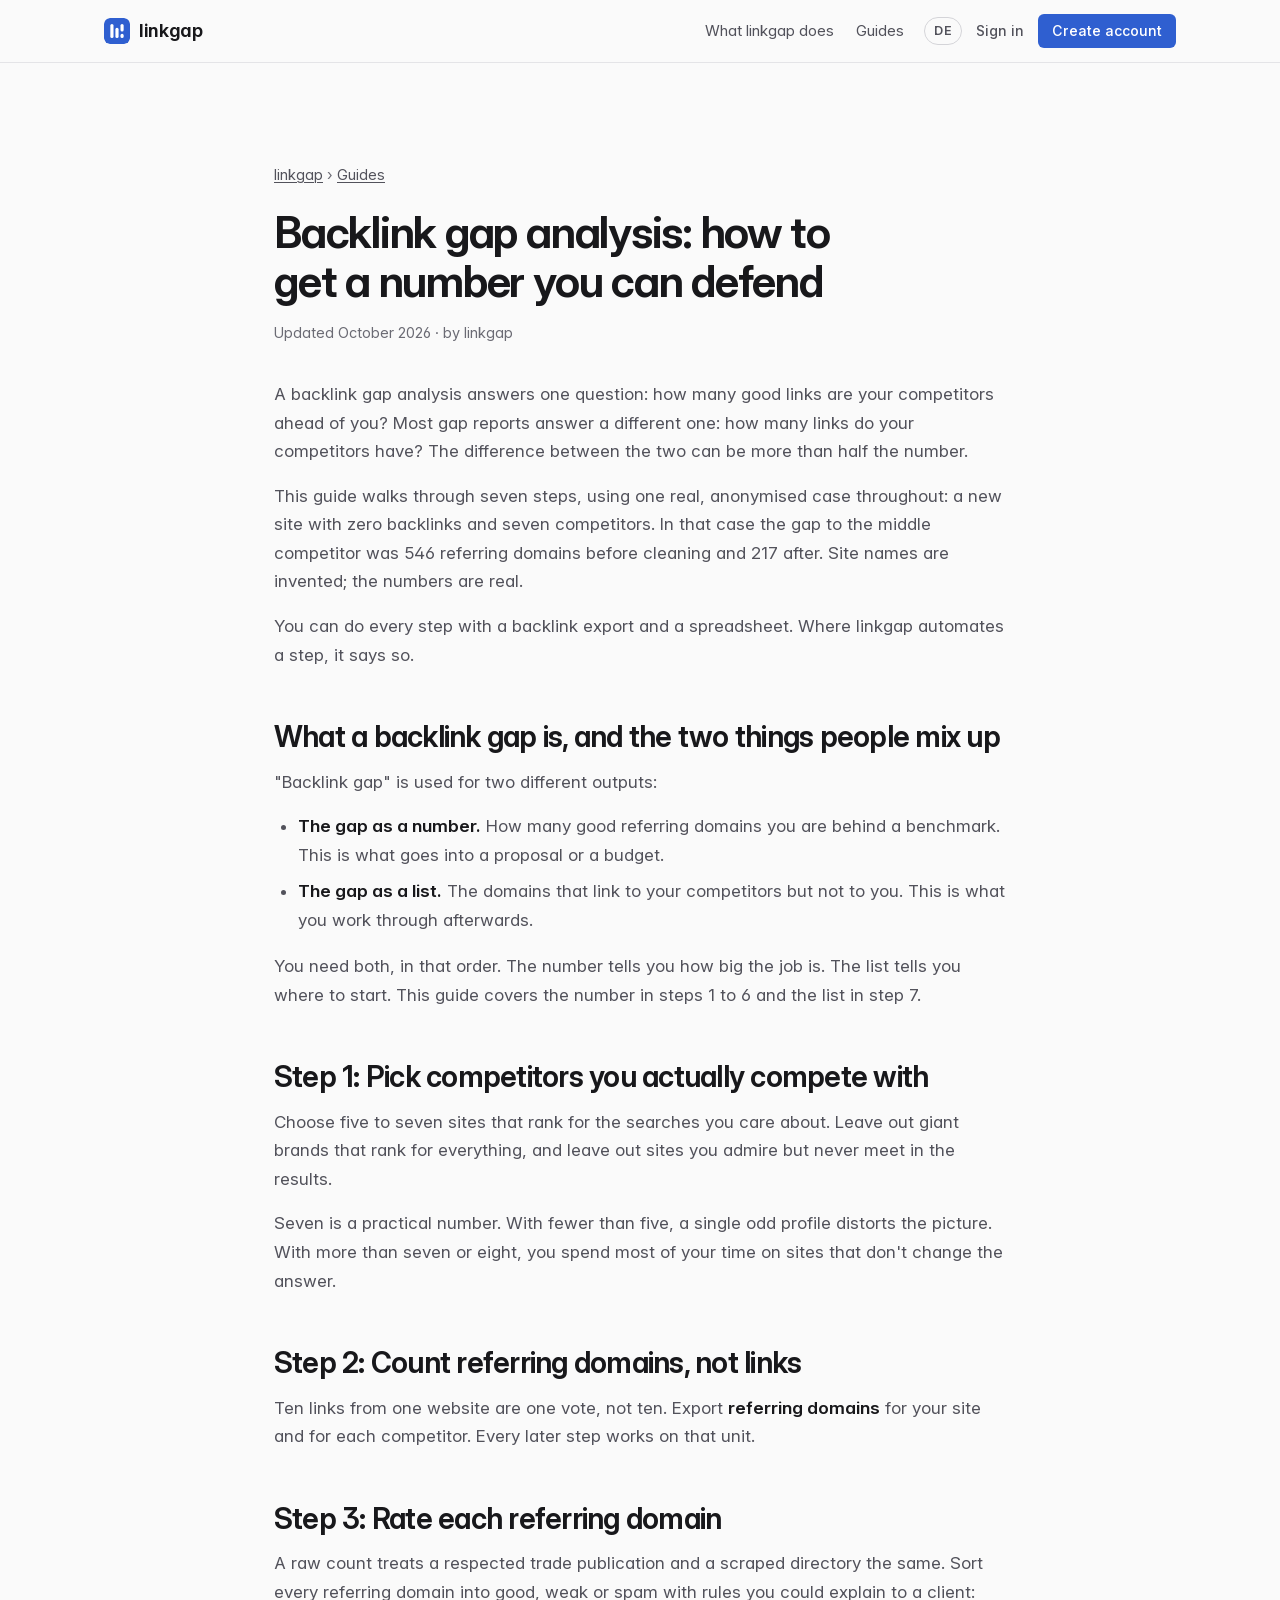
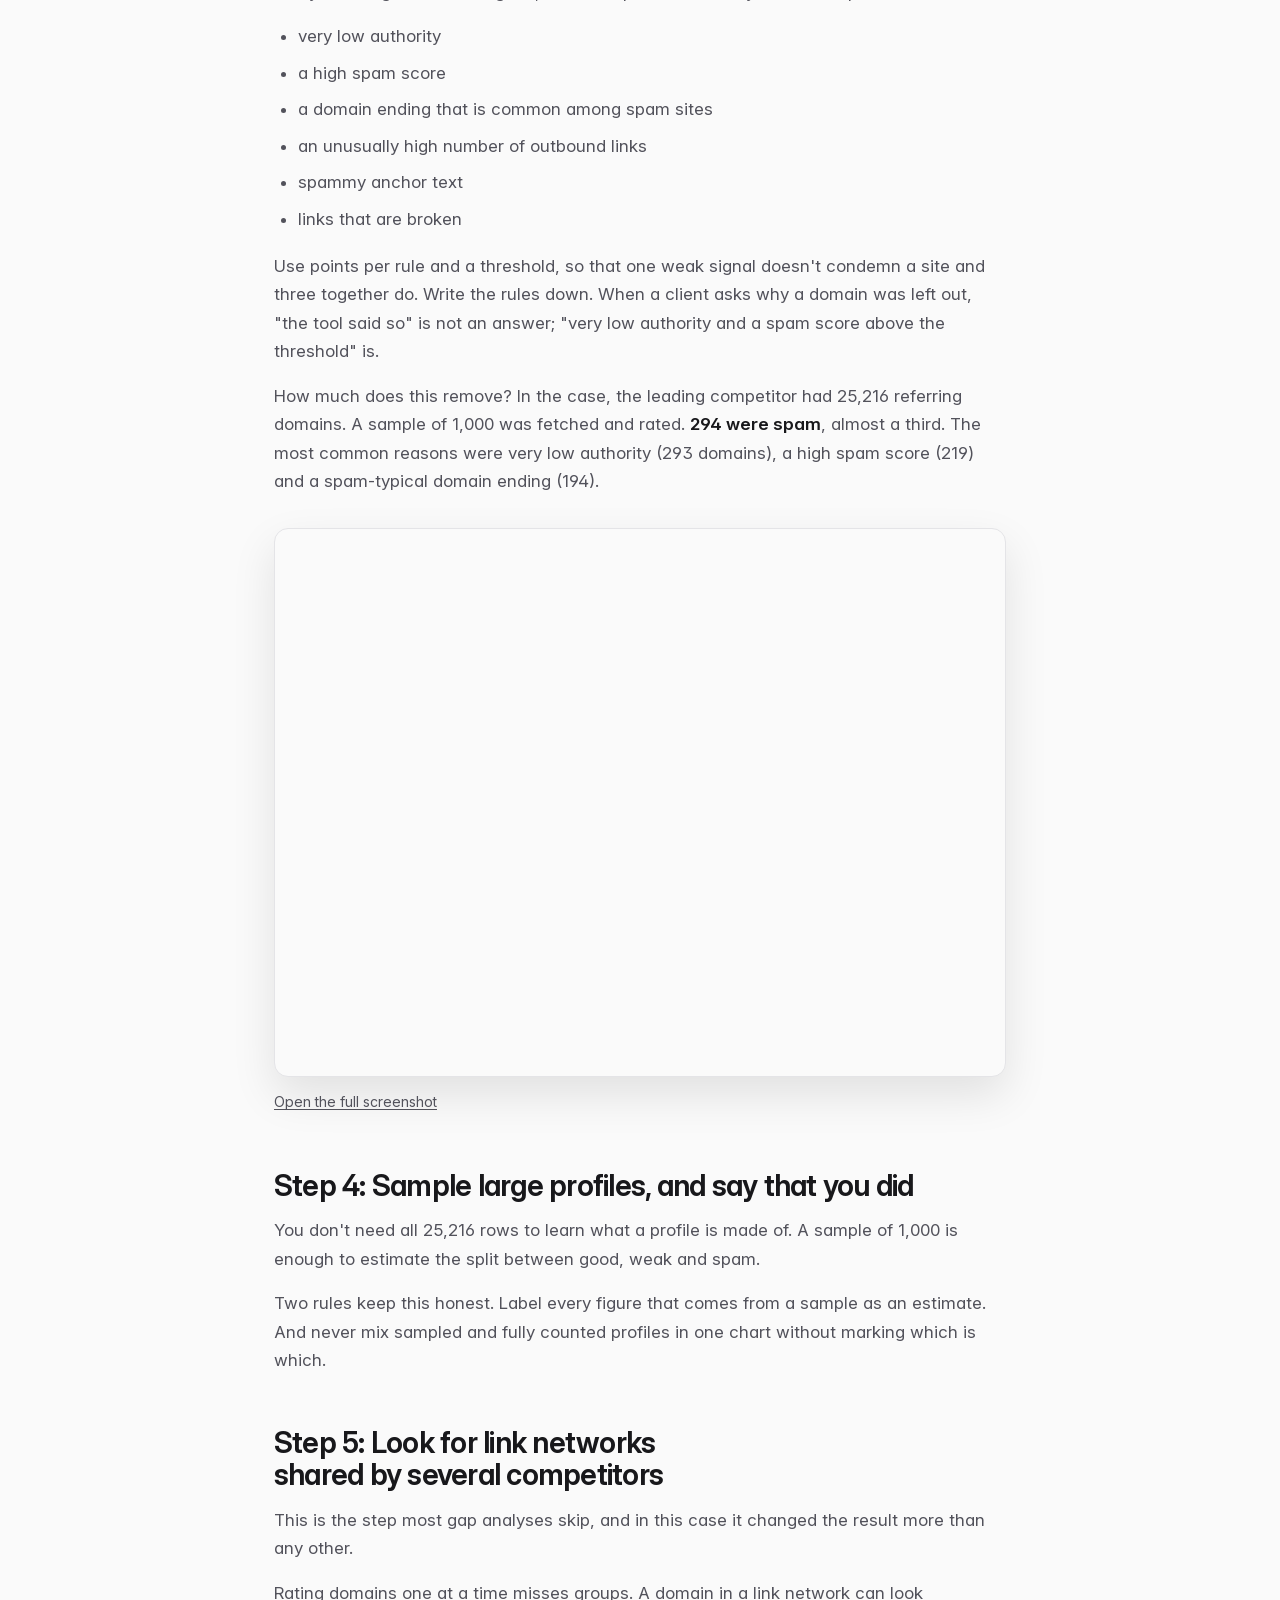
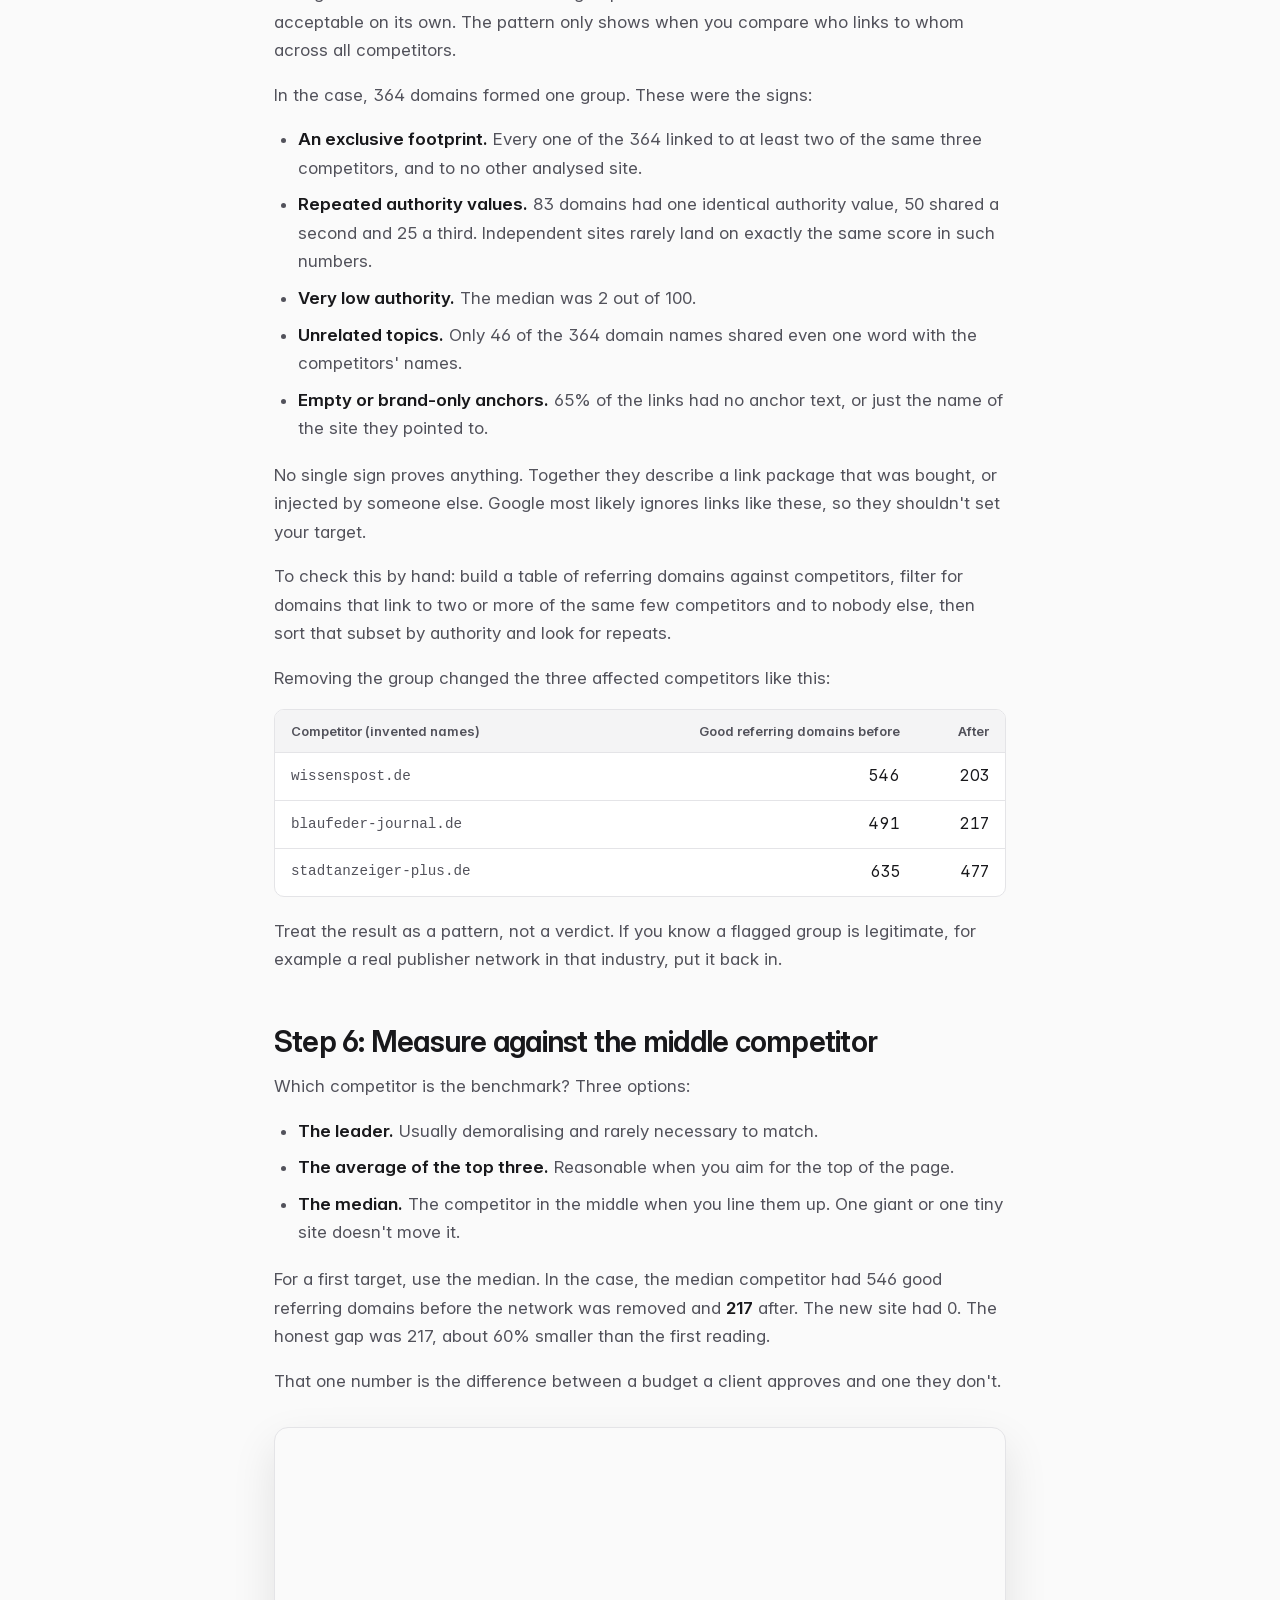
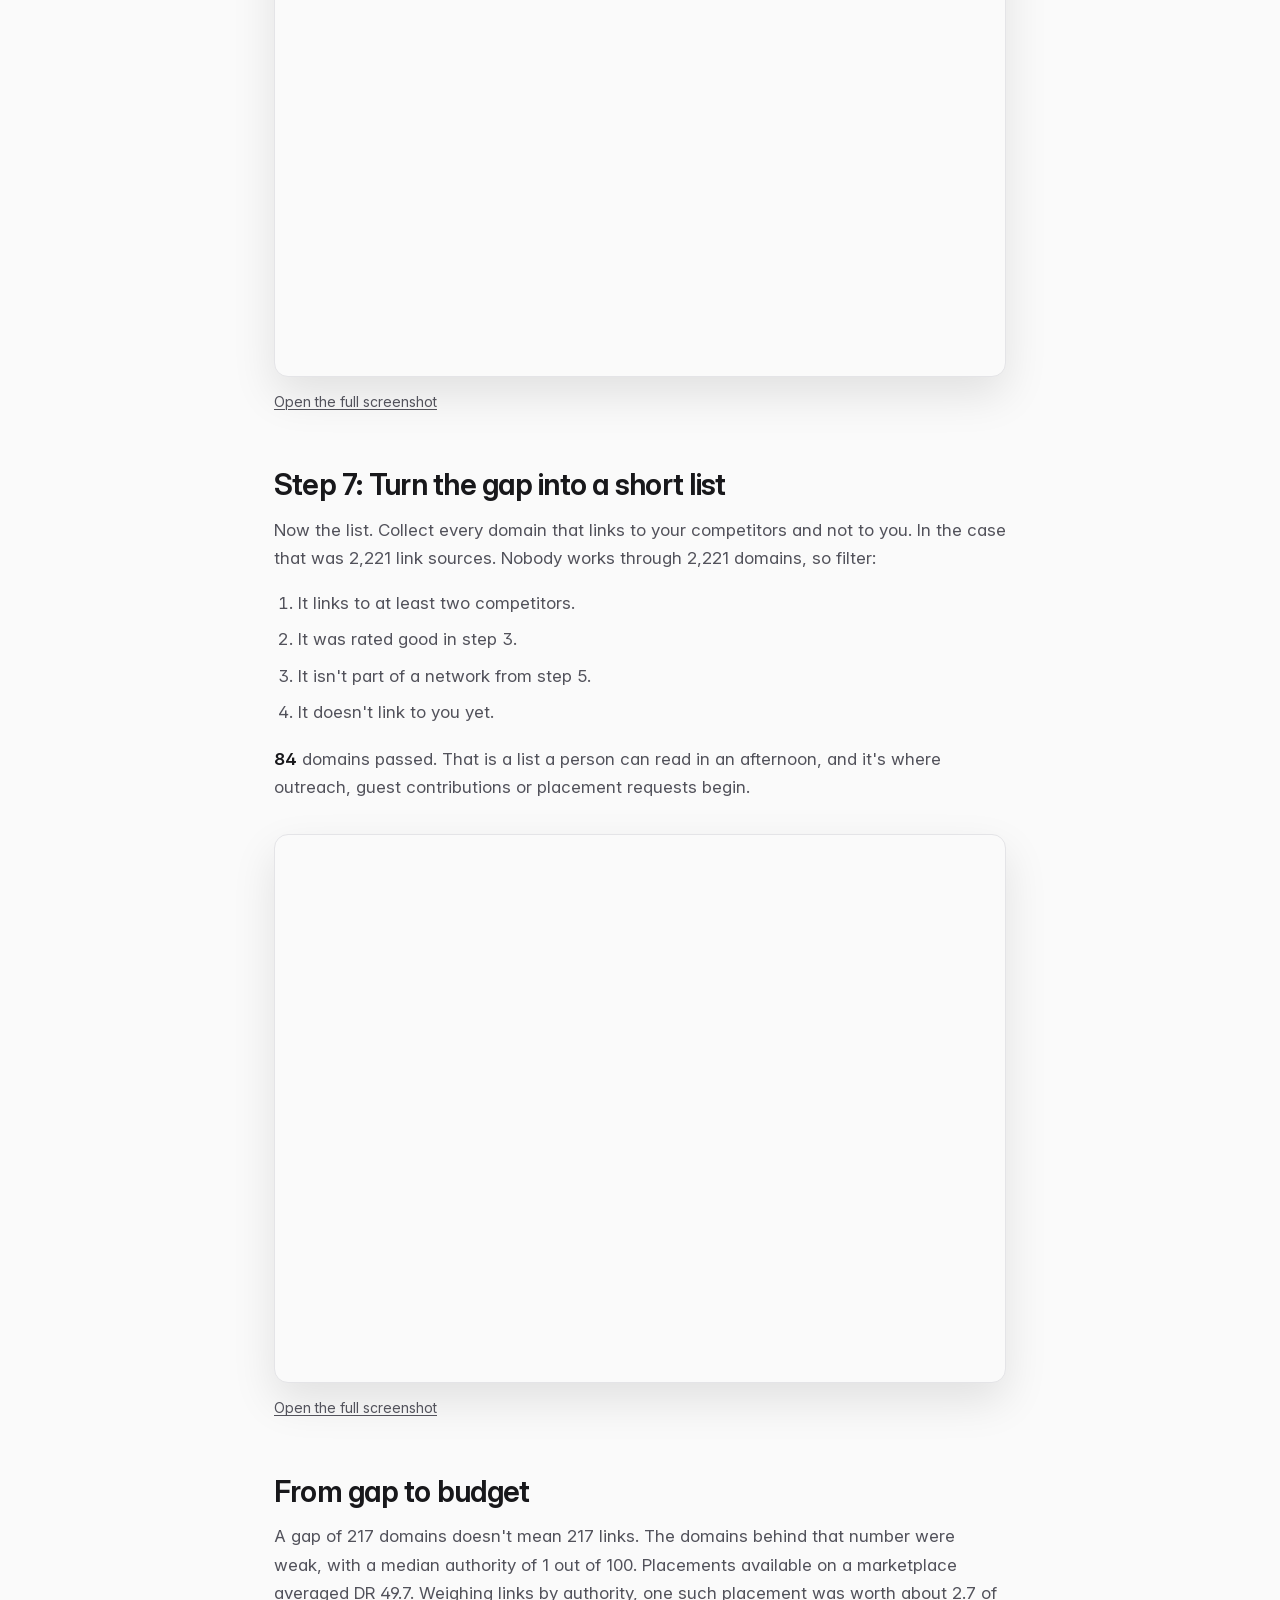
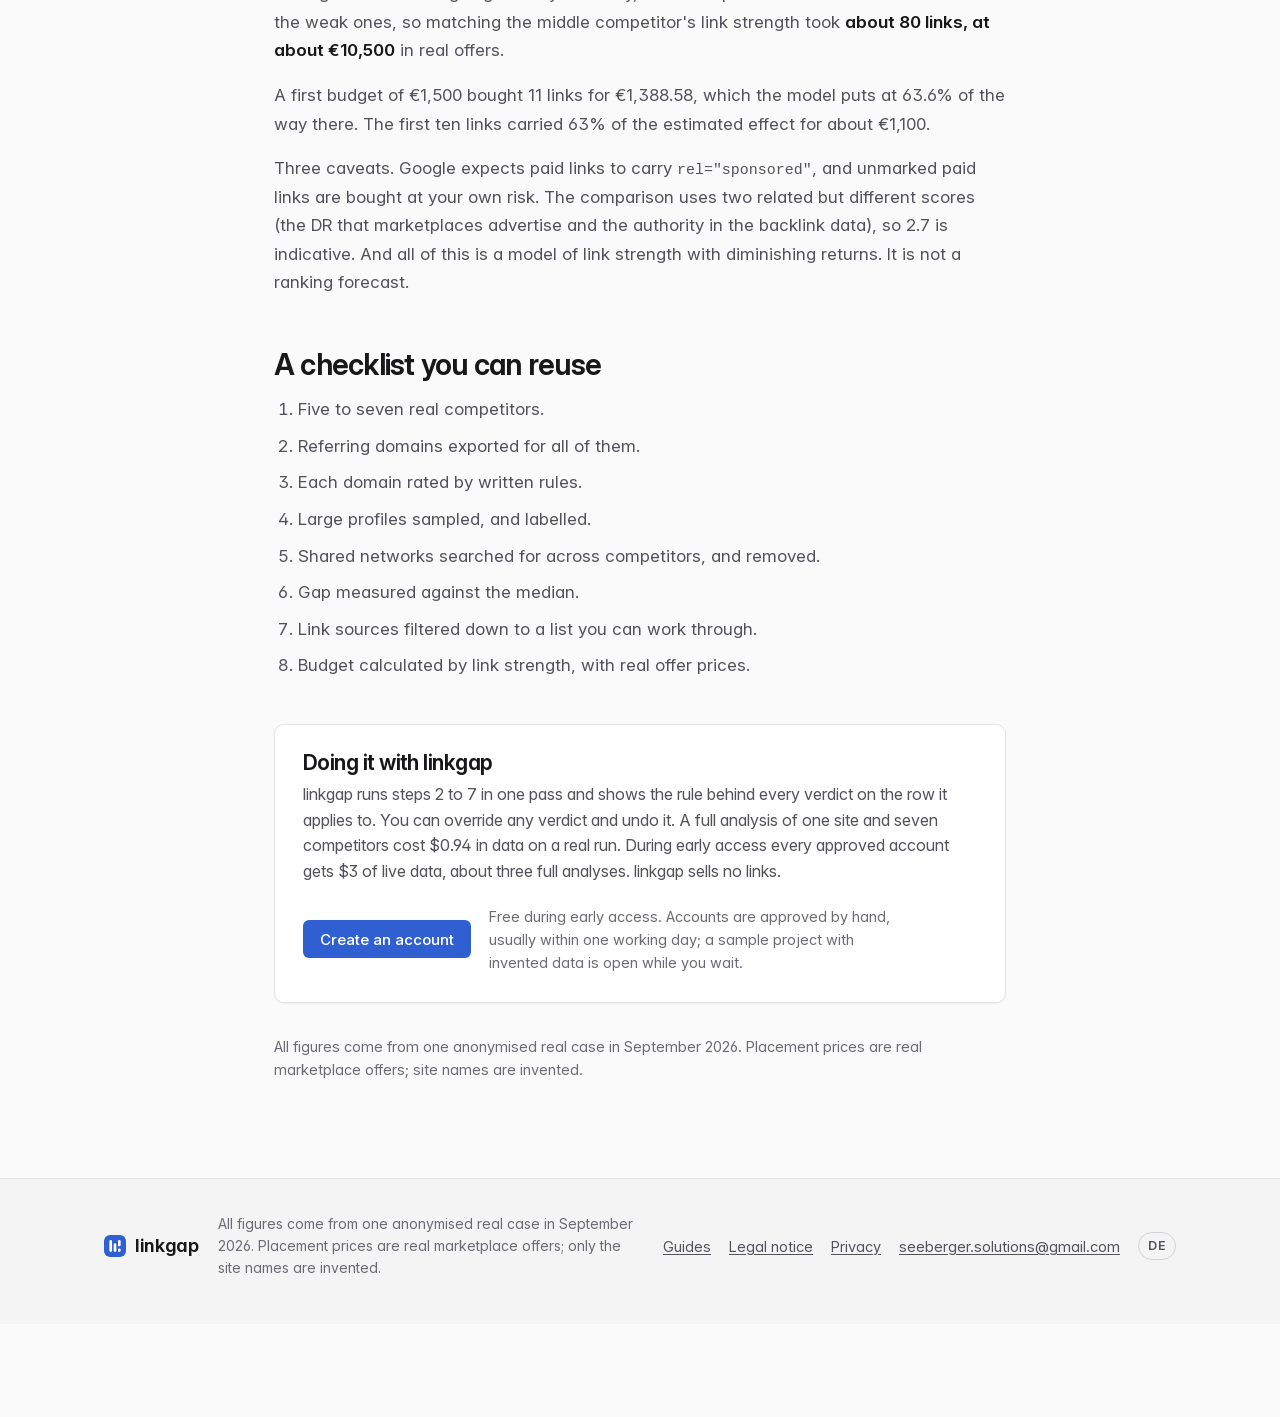
<file: guides/backlink-gap-analysis.html>
<!DOCTYPE html>
<html lang="en">
<head>
<meta charset="utf-8">
<meta name="viewport" content="width=device-width, initial-scale=1">
<title>Backlink gap analysis: how to get a number you can defend | linkgap</title>
<meta name="description" content="A backlink gap analysis is only as good as the links it counts. Seven steps, with a worked case where the gap fell from 546 to 217 referring domains.">
<meta name="color-scheme" content="light dark">
<meta name="theme-color" content="#FAFAFA" media="(prefers-color-scheme: light)">
<meta name="theme-color" content="#0B0B0D" media="(prefers-color-scheme: dark)">
<link rel="canonical" href="https://linkgap.app/guides/backlink-gap-analysis.html">
<meta property="og:type" content="article">
<meta property="og:site_name" content="linkgap">
<meta property="og:title" content="Backlink gap analysis: how to get a number you can defend">
<meta property="og:description" content="A backlink gap analysis is only as good as the links it counts. Seven steps, with a worked case where the gap fell from 546 to 217 referring domains.">
<meta property="og:url" content="https://linkgap.app/guides/backlink-gap-analysis.html">
<meta property="og:locale" content="en_GB">
<meta property="og:image" content="https://linkgap.app/img/og-en.png">
<meta property="og:image:width" content="1200">
<meta property="og:image:height" content="630">
<meta property="og:image:type" content="image/png">
<meta name="twitter:card" content="summary_large_image">
<meta name="twitter:image" content="https://linkgap.app/img/og-en.png">
<link rel="icon" href="/favicon.ico" sizes="32x32">
<link rel="icon" href="/favicon.svg" type="image/svg+xml">
<link rel="apple-touch-icon" href="/apple-touch-icon.png">
<link rel="preload" href="/fonts/InterVariable-latin.woff2" as="font" type="font/woff2" crossorigin>
<link rel="stylesheet" href="/style.css">
<script type="application/ld+json">
{
  "@context": "https://schema.org",
  "@graph": [
    {
      "@type": "Organization",
      "@id": "https://linkgap.app/#org",
      "name": "linkgap",
      "url": "https://linkgap.app/",
      "logo": "https://linkgap.app/img/icon-512.png"
    },
    {
      "@type": "Article",
      "@id": "https://linkgap.app/guides/backlink-gap-analysis.html#article",
      "headline": "Backlink gap analysis: how to get a number you can defend",
      "description": "A backlink gap analysis is only as good as the links it counts. Seven steps, with a worked case where the gap fell from 546 to 217 referring domains.",
      "inLanguage": "en",
      "datePublished": "2026-10-02",
      "dateModified": "2026-10-02",
      "author": {
        "@type": "Organization",
        "name": "linkgap",
        "@id": "https://linkgap.app/#org"
      },
      "publisher": {
        "@id": "https://linkgap.app/#org"
      },
      "image": "https://linkgap.app/img/overview-light.png",
      "mainEntityOfPage": "https://linkgap.app/guides/backlink-gap-analysis.html"
    }
  ]
}
</script>
</head>
<body>

<a class="skip" href="#main">Skip to content</a>

<header class="site-header">
  <div class="wrap header-inner">
    <a class="wordmark" href="/" aria-label="linkgap home">
      <svg class="mark" viewBox="0 0 32 32" width="26" height="26" aria-hidden="true" focusable="false">
        <rect width="32" height="32" rx="7" fill="#2F5FD0"/>
        <g fill="#FFFFFF" transform="translate(16 16) scale(0.78) translate(-16 -16)">
          <rect x="5.5" y="5" width="5" height="22" rx="2.5"/>
          <rect x="13.5" y="11" width="5" height="16" rx="2.5"/>
          <rect x="21.5" y="20.5" width="5" height="6.5" rx="2.5"/>
          <rect x="21.5" y="5" width="5" height="11.8" rx="2.5"/>
        </g>
      </svg>
      <b>linkgap</b>
    </a>
    <nav class="header-nav" aria-label="Site">
      <a href="/">What linkgap does</a>
      <a href="/guides/">Guides</a>
    </nav>
    <span class="header-actions">
      <a class="lang-switch" href="/de/ratgeber/" hreflang="de" lang="de" aria-label="Deutsche Version">DE</a>
      <a class="header-signin" href="https://app.linkgap.app/login?lang=en">Sign in</a>
      <a class="btn btn-primary btn-sm" href="https://app.linkgap.app/register?lang=en">Create account</a>
    </span>
  </div>
</header>

<main id="main" class="section" tabindex="-1">
  <article class="wrap narrow article">
    <p class="crumbs"><a href="/">linkgap</a> › <a href="/guides/">Guides</a></p>
    <h1>Backlink gap analysis: how to get a number you can defend</h1>
    <p class="article-meta">Updated October 2026 · by linkgap</p>
    <div class="prose">
<p>A backlink gap analysis answers one question: how many good links are your competitors ahead of
you? Most gap reports answer a different one: how many links do your competitors have? The
difference between the two can be more than half the number.</p>
<p>This guide walks through seven steps, using one real, anonymised case throughout: a new site with
zero backlinks and seven competitors. In that case the gap to the middle competitor was 546
referring domains before cleaning and 217 after. Site names are invented; the numbers are real.</p>
<p>You can do every step with a backlink export and a spreadsheet. Where linkgap automates a step, it
says so.</p>
<h2>What a backlink gap is, and the two things people mix up</h2>
<p>"Backlink gap" is used for two different outputs:</p>
<ul>
<li><strong>The gap as a number.</strong> How many good referring domains you are behind a benchmark. This is what
  goes into a proposal or a budget.</li>
<li><strong>The gap as a list.</strong> The domains that link to your competitors but not to you. This is what you
  work through afterwards.</li>
</ul>
<p>You need both, in that order. The number tells you how big the job is. The list tells you where to
start. This guide covers the number in steps 1 to 6 and the list in step 7.</p>
<h2>Step 1: Pick competitors you actually compete with</h2>
<p>Choose five to seven sites that rank for the searches you care about. Leave out giant brands that
rank for everything, and leave out sites you admire but never meet in the results.</p>
<p>Seven is a practical number. With fewer than five, a single odd profile distorts the picture. With
more than seven or eight, you spend most of your time on sites that don't change the answer.</p>
<h2>Step 2: Count referring domains, not links</h2>
<p>Ten links from one website are one vote, not ten. Export <strong>referring domains</strong> for your site and
for each competitor. Every later step works on that unit.</p>
<h2>Step 3: Rate each referring domain</h2>
<p>A raw count treats a respected trade publication and a scraped directory the same. Sort every
referring domain into good, weak or spam with rules you could explain to a client:</p>
<ul>
<li>very low authority</li>
<li>a high spam score</li>
<li>a domain ending that is common among spam sites</li>
<li>an unusually high number of outbound links</li>
<li>spammy anchor text</li>
<li>links that are broken</li>
</ul>
<p>Use points per rule and a threshold, so that one weak signal doesn't condemn a site and three
together do. Write the rules down. When a client asks why a domain was left out, "the tool said so"
is not an answer; "very low authority and a spam score above the threshold" is.</p>
<p>How much does this remove? In the case, the leading competitor had 25,216 referring domains. A sample of
1,000 was fetched and rated. <strong>294 were spam</strong>, almost a third. The most common reasons were very
low authority (293 domains), a high spam score (219) and a spam-typical domain ending (194).</p>
<figure class="shot shot-cut shot-cut-m">
  <div class="shot-frame">
    <picture>
      <source media="(max-width: 760px) and (prefers-color-scheme: dark)" srcset="/img/domains-dark-m.webp" type="image/webp" width="1200" height="900">
      <source media="(max-width: 760px)" srcset="/img/domains-light-m.webp" type="image/webp" width="1200" height="900">
      <source media="(prefers-color-scheme: dark)" srcset="/img/domains-dark-top.webp" type="image/webp" width="1440" height="1120">
      <source media="(prefers-color-scheme: dark)" srcset="/img/domains-dark-top.png" width="1440" height="1120">
      <source srcset="/img/domains-light-top.webp" type="image/webp" width="1440" height="1120">
      <img src="/img/domains-light-top.png" width="1440" height="1120" loading="lazy" decoding="async"
           alt="The referring domains screen for the leading competitor, fachblick-journal.de: a quality bar reading good 695 at 70 percent, weak 11, spam 294 at 29 percent, an amber badge saying sampled 1,000 of 25,216 referring domains, and a table where each row carries reason chips such as medium spam score 45 plus 25 and very low authority plus 20.">
    </picture>
  </div>
  <figcaption class="shot-cap"><span class="shot-swipe">Swipe sideways for the rest of the screen. </span><a href="/img/domains-light.png">Open the full screenshot</a></figcaption>
</figure>
<h2>Step 4: Sample large profiles, and say that you did</h2>
<p>You don't need all 25,216 rows to learn what a profile is made of. A sample of 1,000 is enough to
estimate the split between good, weak and spam.</p>
<p>Two rules keep this honest. Label every figure that comes from a sample as an estimate. And never
mix sampled and fully counted profiles in one chart without marking which is which.</p>
<h2>Step 5: Look for link networks shared by several competitors</h2>
<p>This is the step most gap analyses skip, and in this case it changed the result more than any
other.</p>
<p>Rating domains one at a time misses groups. A domain in a link network can look acceptable on its
own. The pattern only shows when you compare who links to whom across all competitors.</p>
<p>In the case, 364 domains formed one group. These were the signs:</p>
<ul>
<li><strong>An exclusive footprint.</strong> Every one of the 364 linked to at least two of the same three
  competitors, and to no other analysed site.</li>
<li><strong>Repeated authority values.</strong> 83 domains had one identical authority value, 50 shared a second
  and 25 a third. Independent sites rarely land on exactly the same score in such numbers.</li>
<li><strong>Very low authority.</strong> The median was 2 out of 100.</li>
<li><strong>Unrelated topics.</strong> Only 46 of the 364 domain names shared even one word with the competitors'
  names.</li>
<li><strong>Empty or brand-only anchors.</strong> 65% of the links had no anchor text, or just the name of the
  site they pointed to.</li>
</ul>
<p>No single sign proves anything. Together they describe a link package that was bought, or injected
by someone else. Google most likely ignores links like these, so they shouldn't set your target.</p>
<p>To check this by hand: build a table of referring domains against competitors, filter for domains
that link to two or more of the same few competitors and to nobody else, then sort that subset by
authority and look for repeats.</p>
<p>Removing the group changed the three affected competitors like this:</p>
<div class="table-wrap"><table>
<thead>
<tr>
<th>Competitor (invented names)</th>
<th>Good referring domains before</th>
<th>After</th>
</tr>
</thead>
<tbody>
<tr>
<td>wissenspost.de</td>
<td>546</td>
<td>203</td>
</tr>
<tr>
<td>blaufeder-journal.de</td>
<td>491</td>
<td>217</td>
</tr>
<tr>
<td>stadtanzeiger-plus.de</td>
<td>635</td>
<td>477</td>
</tr>
</tbody>
</table></div>
<p>Treat the result as a pattern, not a verdict. If you know a flagged group is legitimate, for
example a real publisher network in that industry, put it back in.</p>
<h2>Step 6: Measure against the middle competitor</h2>
<p>Which competitor is the benchmark? Three options:</p>
<ul>
<li><strong>The leader.</strong> Usually demoralising and rarely necessary to match.</li>
<li><strong>The average of the top three.</strong> Reasonable when you aim for the top of the page.</li>
<li><strong>The median.</strong> The competitor in the middle when you line them up. One giant or one tiny site
  doesn't move it.</li>
</ul>
<p>For a first target, use the median. In the case, the median competitor had 546 good referring
domains before the network was removed and <strong>217</strong> after. The new site had 0. The honest gap was
217, about 60% smaller than the first reading.</p>
<p>That one number is the difference between a budget a client approves and one they don't.</p>
<figure class="shot shot-cut-m">
  <div class="shot-frame">
    <picture>
      <source media="(max-width: 760px) and (prefers-color-scheme: dark)" srcset="/img/overview-dark-m.webp" type="image/webp" width="1200" height="900">
      <source media="(max-width: 760px)" srcset="/img/overview-light-m.webp" type="image/webp" width="1200" height="900">
      <source media="(prefers-color-scheme: dark)" srcset="/img/overview-dark.webp" type="image/webp" width="1440" height="1185">
      <source media="(prefers-color-scheme: dark)" srcset="/img/overview-dark.png" width="1440" height="1185">
      <source srcset="/img/overview-light.webp" type="image/webp" width="1440" height="1185">
      <img src="/img/overview-light.png" width="1440" height="1185" loading="lazy" decoding="async"
           alt="The linkgap overview for nordblick-magazin.de: 217 good referring domains behind the median competitor, with 546 crossed out before removing one link network of 364 domains. Four tiles show your good domains at 0, the median competitor at 217, link networks at 364 domains, and a cost to close of about €10,500, because about 80 paid links match the link strength of their 217. Below, a bar chart compares seven competitors against a dashed median line at 217.">
    </picture>
  </div>
  <figcaption class="shot-cap"><span class="shot-swipe">Swipe sideways for the rest of the screen. </span><a href="/img/overview-light.png">Open the full screenshot</a></figcaption>
</figure>
<h2>Step 7: Turn the gap into a short list</h2>
<p>Now the list. Collect every domain that links to your competitors and not to you. In the case that
was 2,221 link sources. Nobody works through 2,221 domains, so filter:</p>
<ol>
<li>It links to at least two competitors.</li>
<li>It was rated good in step 3.</li>
<li>It isn't part of a network from step 5.</li>
<li>It doesn't link to you yet.</li>
</ol>
<p><strong>84</strong> domains passed. That is a list a person can read in an afternoon, and it's where outreach,
guest contributions or placement requests begin.</p>
<figure class="shot shot-cut shot-cut-m">
  <div class="shot-frame">
    <picture>
      <source media="(max-width: 760px) and (prefers-color-scheme: dark)" srcset="/img/sources-dark-m.webp" type="image/webp" width="1200" height="900">
      <source media="(max-width: 760px)" srcset="/img/sources-light-m.webp" type="image/webp" width="1200" height="900">
      <source media="(prefers-color-scheme: dark)" srcset="/img/sources-dark-top.webp" type="image/webp" width="1440" height="1120">
      <source media="(prefers-color-scheme: dark)" srcset="/img/sources-dark-top.png" width="1440" height="1120">
      <source srcset="/img/sources-light-top.webp" type="image/webp" width="1440" height="1120">
      <img src="/img/sources-light-top.png" width="1440" height="1120" loading="lazy" decoding="async"
           alt="The link sources screen with tabs reading Worth chasing 84, All 2,221 and My shortlist 0, and a table of sites with their authority, how many competitors they link to, which ones, whether they are for sale on a portal, and a Shortlist button on each row.">
    </picture>
  </div>
  <figcaption class="shot-cap"><span class="shot-swipe">Swipe sideways for the rest of the screen. </span><a href="/img/sources-light.png">Open the full screenshot</a></figcaption>
</figure>
<h2>From gap to budget</h2>
<p>A gap of 217 domains doesn't mean 217 links. The domains behind that number were weak, with a
median authority of 1 out of 100. Placements available on a marketplace averaged DR 49.7. Weighing
links by authority, one such placement was worth about 2.7 of the weak ones, so matching the middle
competitor's link strength took <strong>about 80 links, at about €10,500</strong> in real offers.</p>
<p>A first budget of €1,500 bought 11 links for €1,388.58, which the model puts at 63.6% of the way
there. The first ten links carried 63% of the estimated effect for about €1,100.</p>
<p>Three caveats. Google expects paid links to carry <code>rel="sponsored"</code>, and unmarked paid links are bought at your own risk. The comparison uses two related but different scores (the DR that marketplaces
advertise and the authority in the backlink data), so 2.7 is indicative. And all of this is a model
of link strength with diminishing returns. It is not a ranking forecast.</p>
<h2>A checklist you can reuse</h2>
<ol>
<li>Five to seven real competitors.</li>
<li>Referring domains exported for all of them.</li>
<li>Each domain rated by written rules.</li>
<li>Large profiles sampled, and labelled.</li>
<li>Shared networks searched for across competitors, and removed.</li>
<li>Gap measured against the median.</li>
<li>Link sources filtered down to a list you can work through.</li>
<li>Budget calculated by link strength, with real offer prices.</li>
</ol>
    </div>
    <aside class="article-cta">
      <h2>Doing it with linkgap</h2>
      <p>
        linkgap runs steps 2 to 7 in one pass and shows the rule behind every verdict on the row it
        applies to. You can override any verdict and undo it. A full analysis of one site and seven
        competitors cost $0.94 in data on a real run. During early access every approved account gets $3
        of live data, about three full analyses. linkgap sells no links.
      </p>
      <p class="cta-row">
        <a class="btn btn-primary" href="https://app.linkgap.app/register?lang=en&amp;ref=blog-gap">Create an account</a>
        <span class="cta-note">Free during early access. Accounts are approved by hand, usually within one working day; a sample project with invented data is open while you wait.</span>
      </p>
    </aside>
    <p class="article-foot">All figures come from one anonymised real case in September 2026. Placement prices are real
marketplace offers; site names are invented.</p>
  </article>
</main>

<footer class="site-footer">
  <div class="wrap footer-inner">
    <span class="wordmark">
      <svg class="mark" viewBox="0 0 32 32" width="22" height="22" aria-hidden="true" focusable="false">
        <rect width="32" height="32" rx="7" fill="#2F5FD0"/>
        <g fill="#FFFFFF" transform="translate(16 16) scale(0.78) translate(-16 -16)">
          <rect x="5.5" y="5" width="5" height="22" rx="2.5"/>
          <rect x="13.5" y="11" width="5" height="16" rx="2.5"/>
          <rect x="21.5" y="20.5" width="5" height="6.5" rx="2.5"/>
          <rect x="21.5" y="5" width="5" height="11.8" rx="2.5"/>
        </g>
      </svg>
      <b>linkgap</b>
    </span>
    <p class="footer-note">
      All figures come from one anonymised real case in September 2026. Placement prices are real marketplace offers; only the site names are invented.
    </p>
    <nav class="footer-links" aria-label="Legal and language">
      <a href="/guides/">Guides</a>
      <a href="/legal.html">Legal notice</a>
      <a href="/privacy.html">Privacy</a>
      <a class="footer-mail" href="mailto:seeberger.solutions@gmail.com?subject=linkgap">seeberger.solutions@gmail.com</a>
      <a class="lang-switch" href="/de/ratgeber/" hreflang="de" lang="de" aria-label="Deutsche Version">DE</a>
    </nav>
  </div>
</footer>

</body>
</html>
</file>
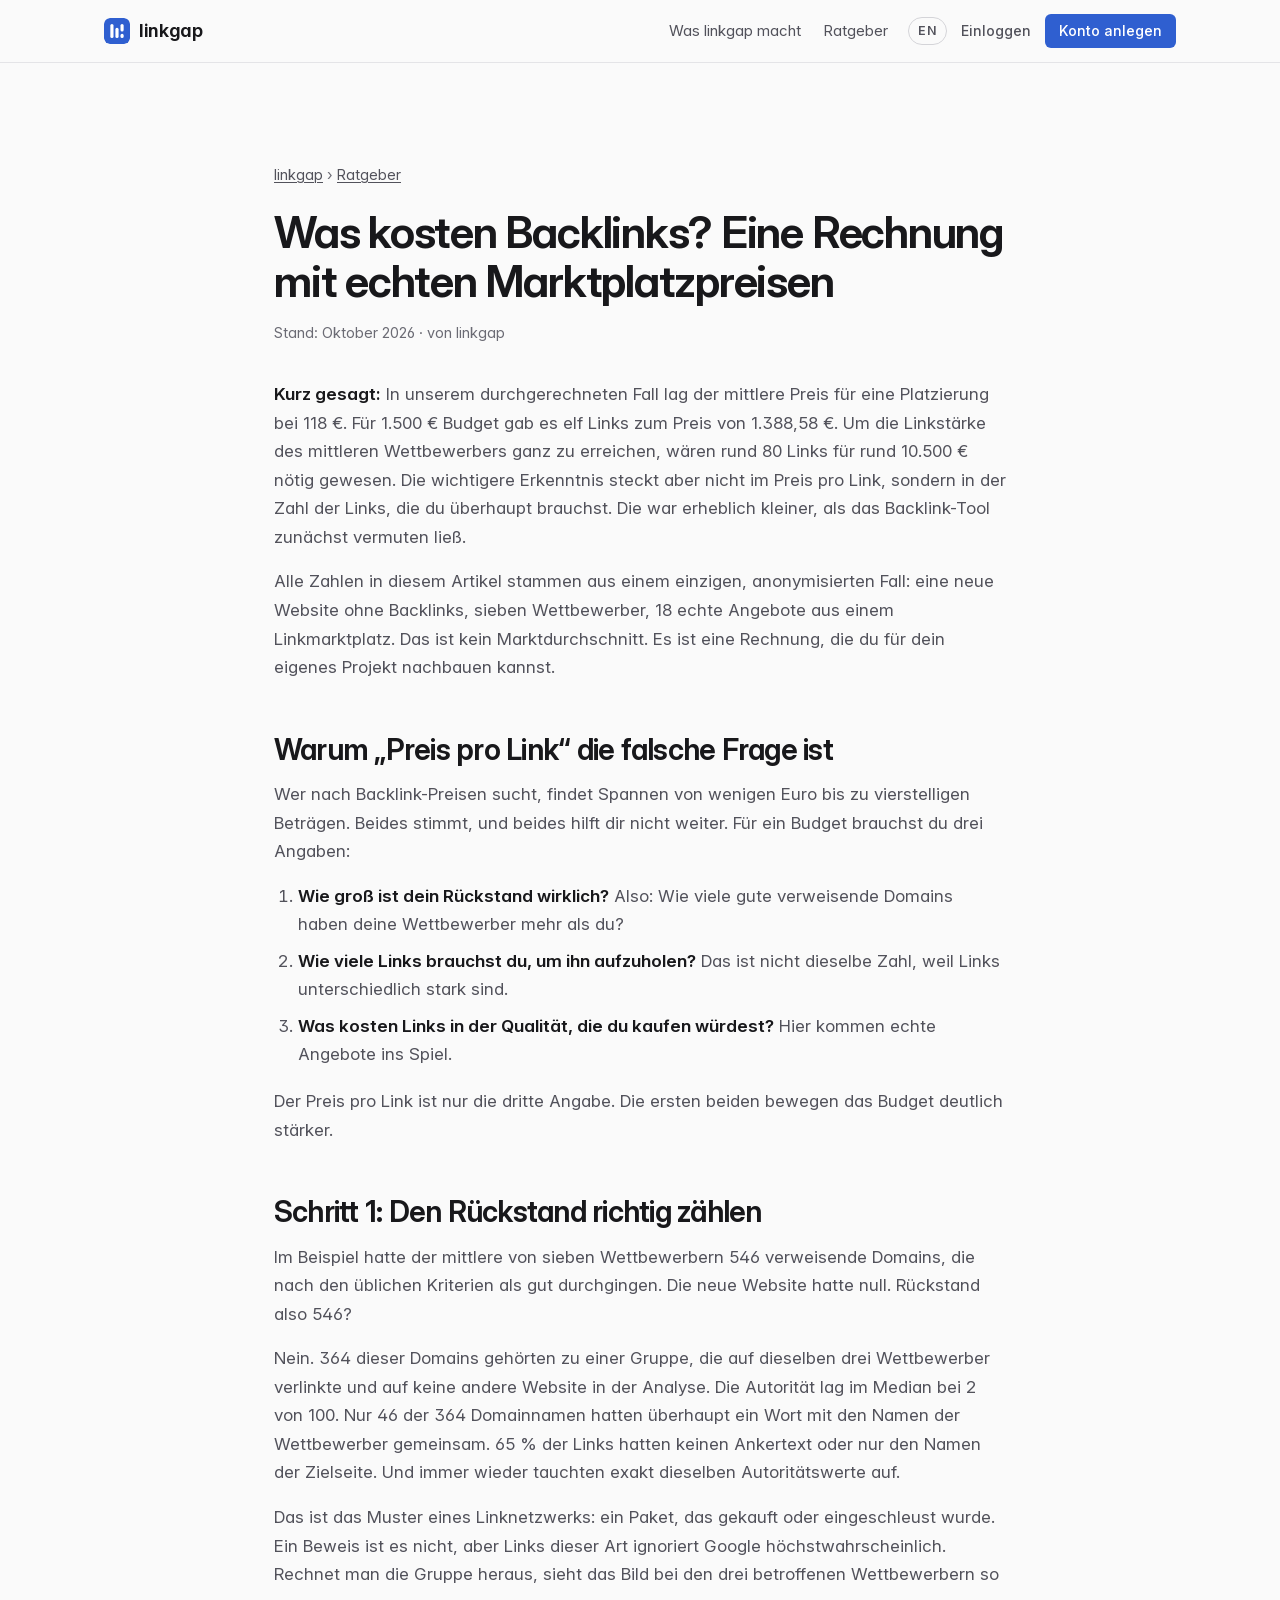
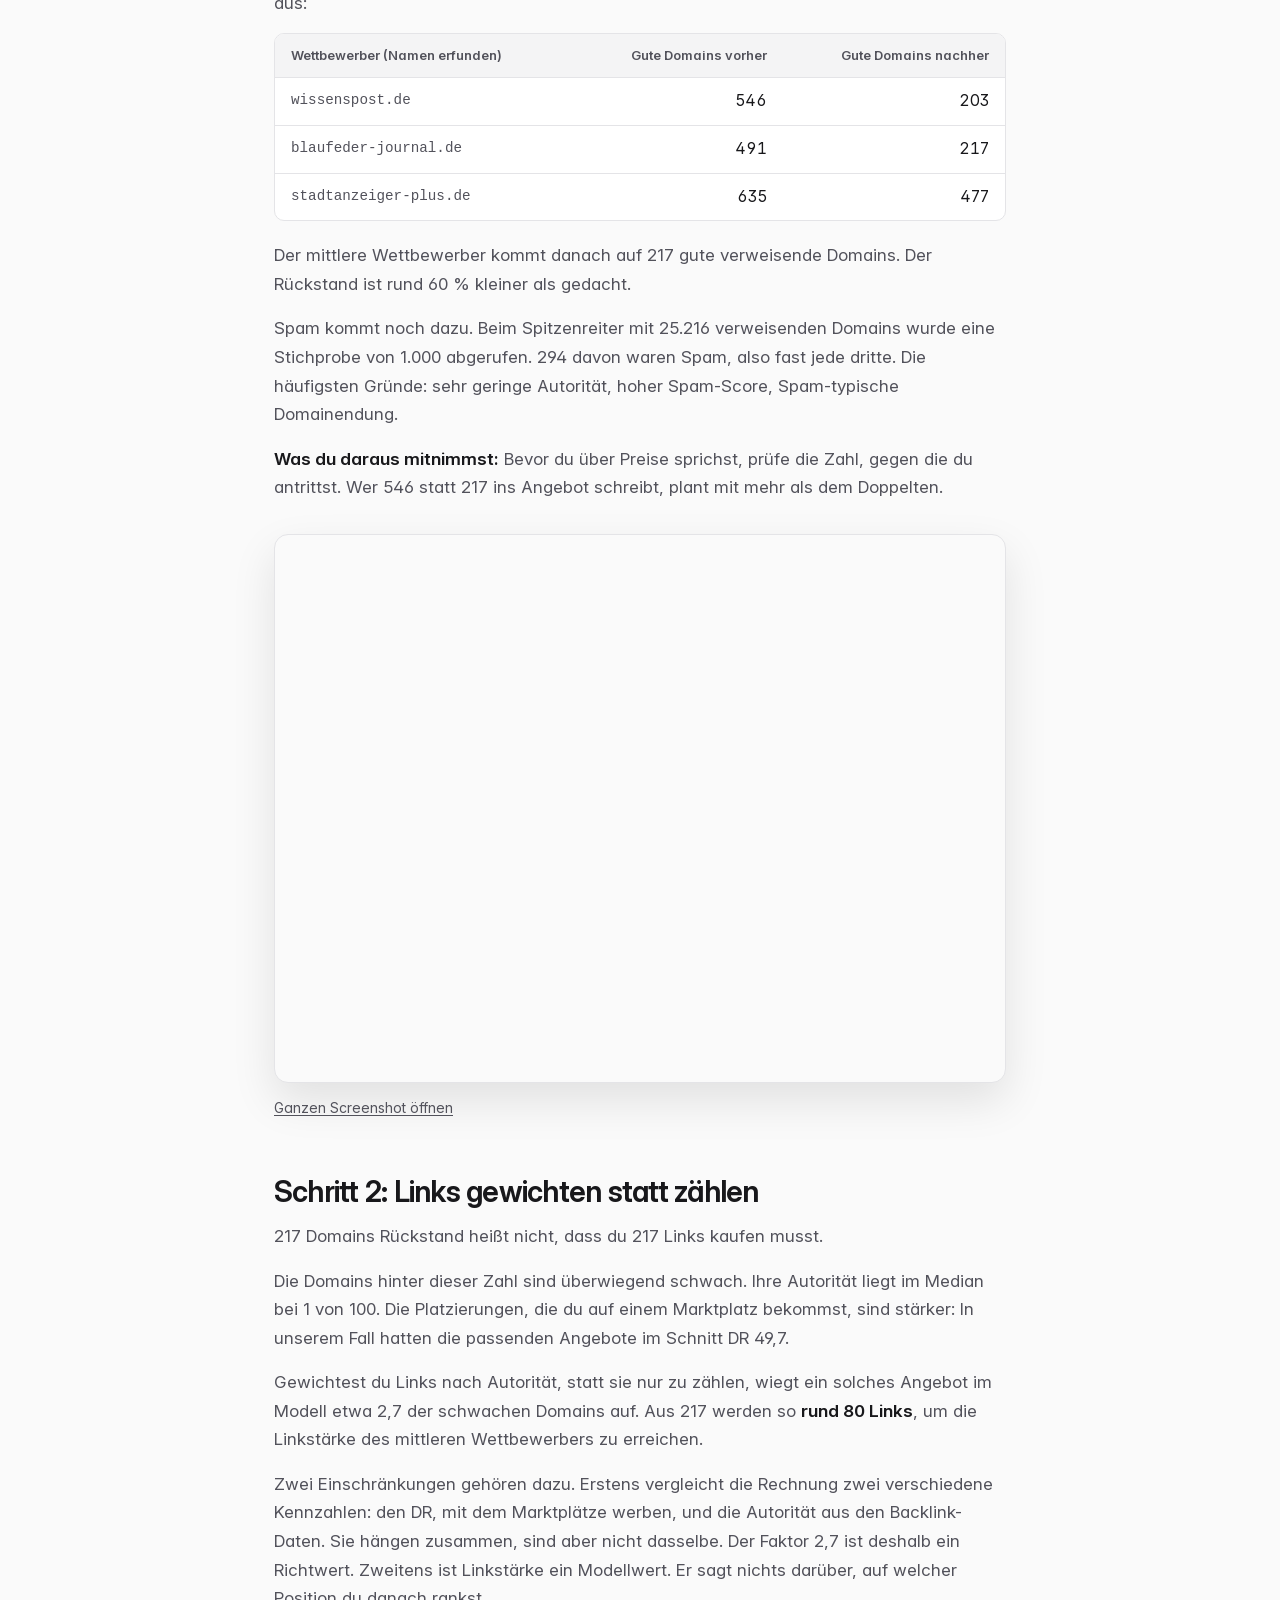
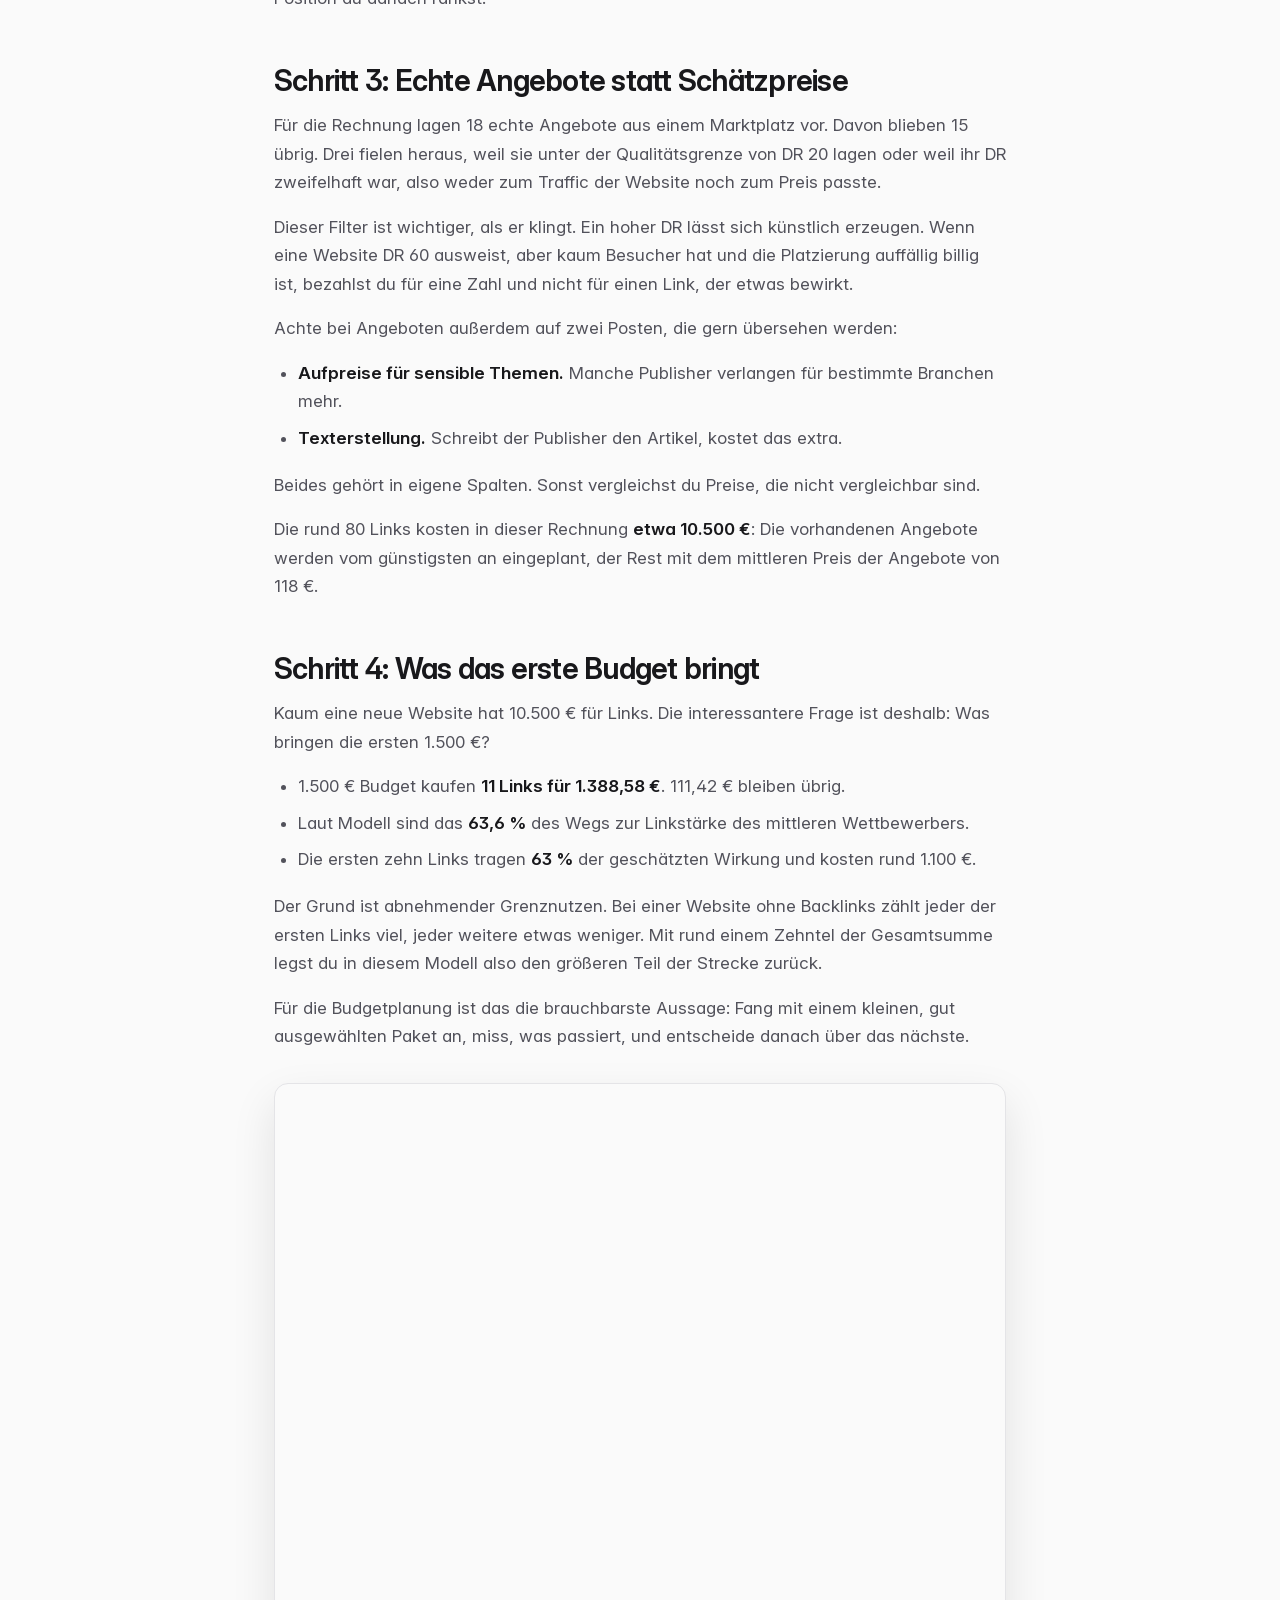
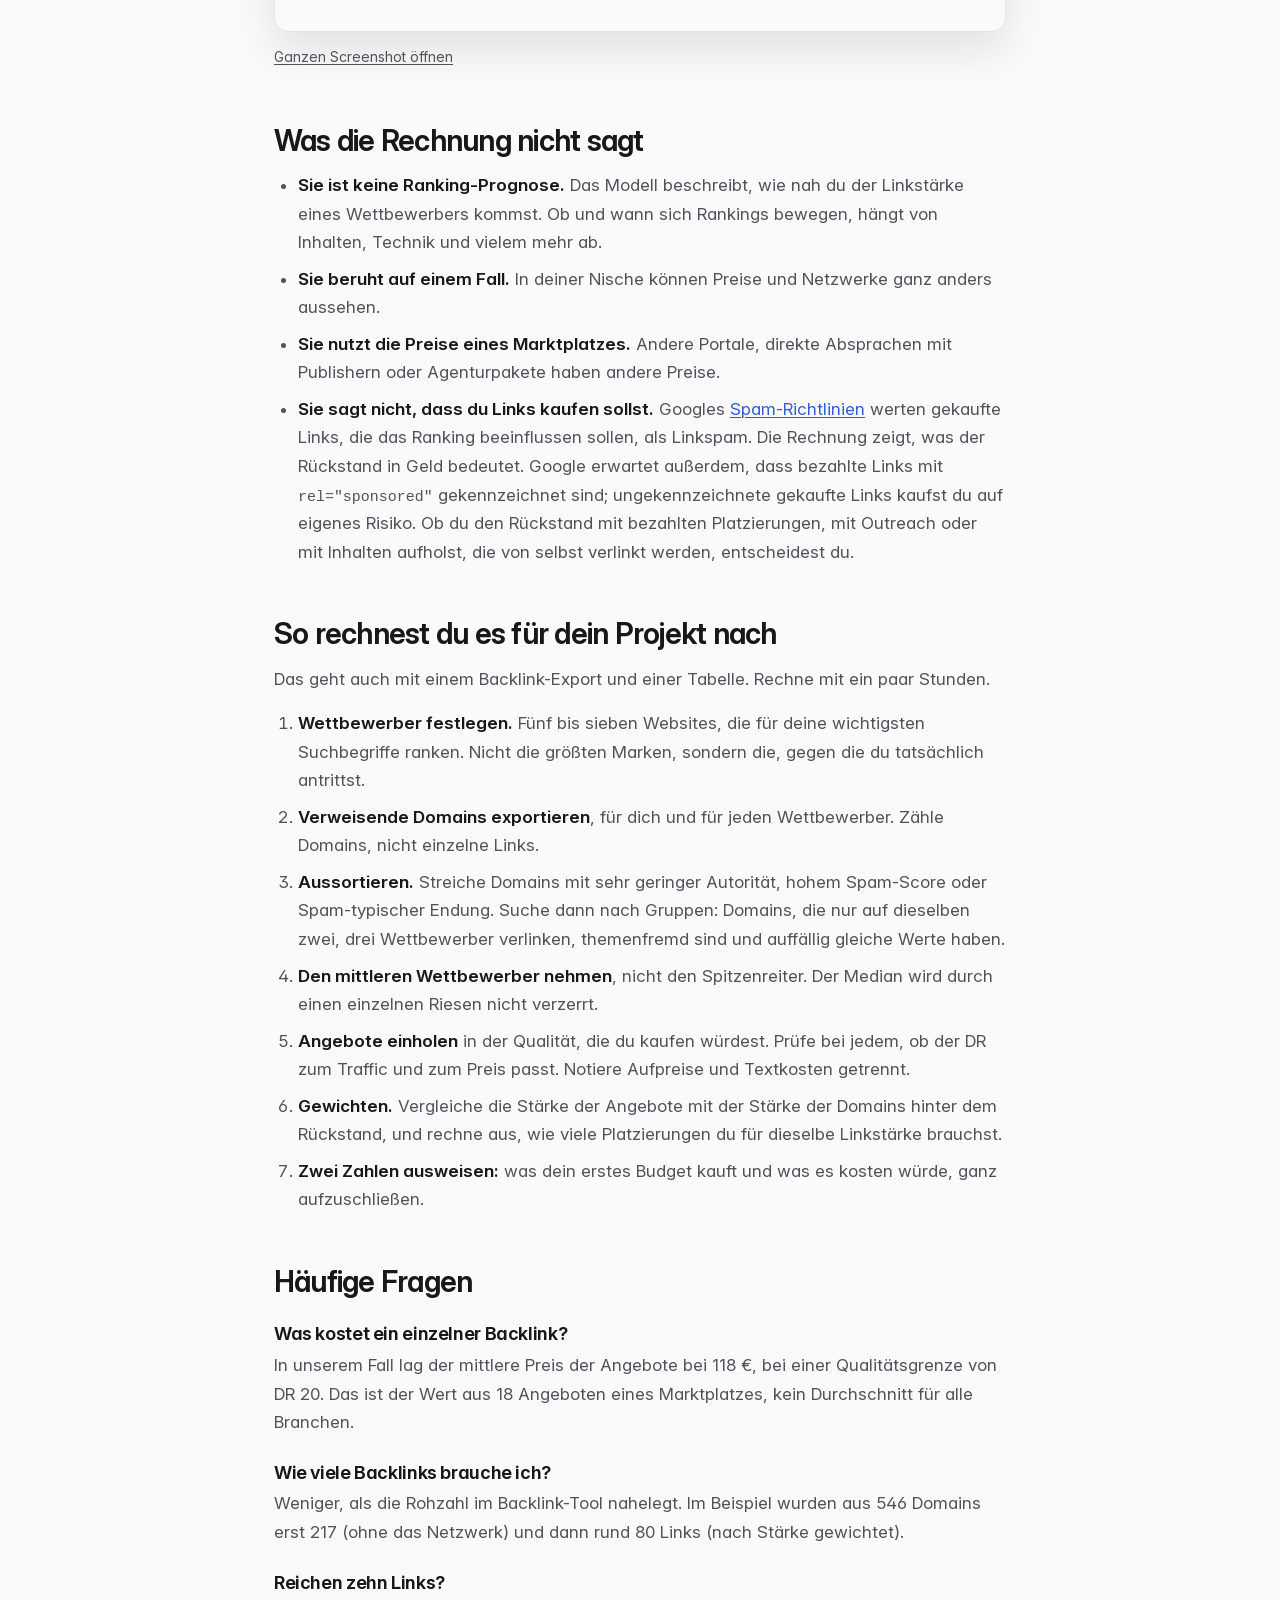
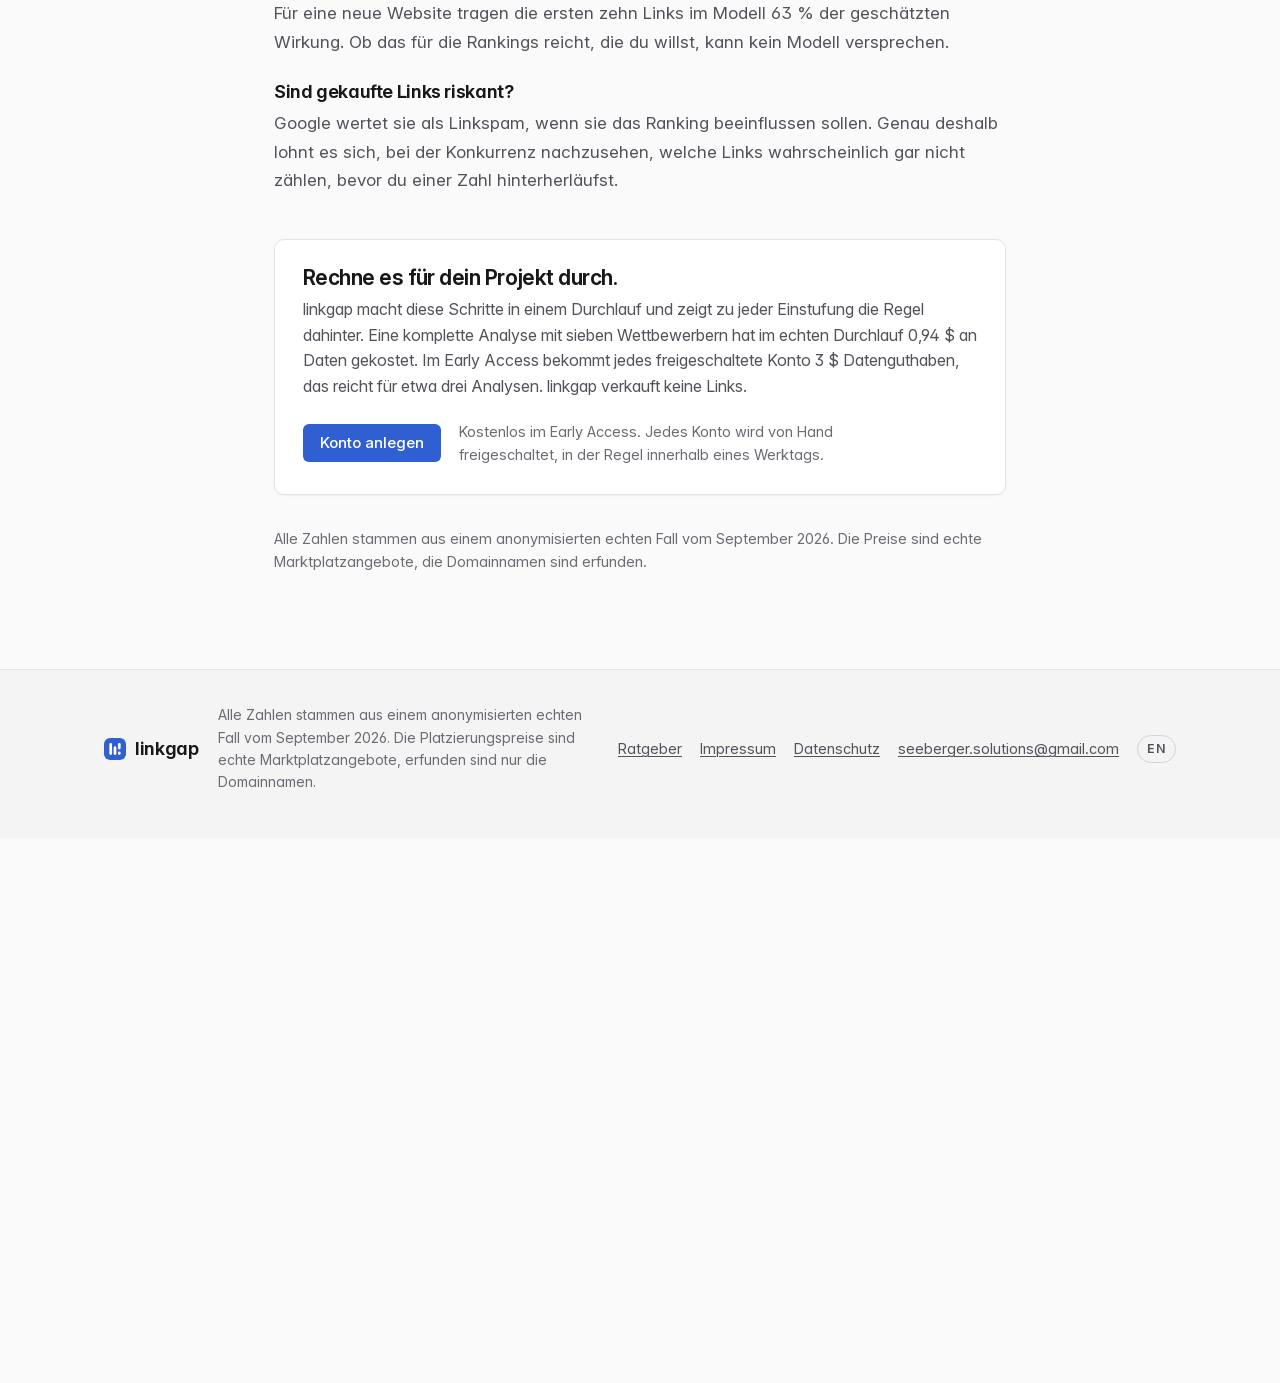
<file: de/ratgeber/was-kosten-backlinks.html>
<!DOCTYPE html>
<html lang="de">
<head>
<meta charset="utf-8">
<meta name="viewport" content="width=device-width, initial-scale=1">
<title>Was kosten Backlinks? Eine Rechnung mit echten Preisen | linkgap</title>
<meta name="description" content="Was Backlinks kosten, hängt weniger vom Preis pro Link ab als davon, wie viele du brauchst. Eine Beispielrechnung mit 18 echten Marktplatzangeboten.">
<meta name="color-scheme" content="light dark">
<meta name="theme-color" content="#FAFAFA" media="(prefers-color-scheme: light)">
<meta name="theme-color" content="#0B0B0D" media="(prefers-color-scheme: dark)">
<link rel="canonical" href="https://linkgap.app/de/ratgeber/was-kosten-backlinks.html">
<meta property="og:type" content="article">
<meta property="og:site_name" content="linkgap">
<meta property="og:title" content="Was kosten Backlinks? Eine Rechnung mit echten Preisen">
<meta property="og:description" content="Was Backlinks kosten, hängt weniger vom Preis pro Link ab als davon, wie viele du brauchst. Eine Beispielrechnung mit 18 echten Marktplatzangeboten.">
<meta property="og:url" content="https://linkgap.app/de/ratgeber/was-kosten-backlinks.html">
<meta property="og:locale" content="de_DE">
<meta property="og:image" content="https://linkgap.app/img/og-de.png">
<meta property="og:image:width" content="1200">
<meta property="og:image:height" content="630">
<meta property="og:image:type" content="image/png">
<meta name="twitter:card" content="summary_large_image">
<meta name="twitter:image" content="https://linkgap.app/img/og-de.png">
<link rel="icon" href="/favicon.ico" sizes="32x32">
<link rel="icon" href="/favicon.svg" type="image/svg+xml">
<link rel="apple-touch-icon" href="/apple-touch-icon.png">
<link rel="preload" href="/fonts/InterVariable-latin.woff2" as="font" type="font/woff2" crossorigin>
<link rel="stylesheet" href="/style.css">
<script type="application/ld+json">
{
  "@context": "https://schema.org",
  "@graph": [
    {
      "@type": "Organization",
      "@id": "https://linkgap.app/#org",
      "name": "linkgap",
      "url": "https://linkgap.app/",
      "logo": "https://linkgap.app/img/icon-512.png"
    },
    {
      "@type": "Article",
      "@id": "https://linkgap.app/de/ratgeber/was-kosten-backlinks.html#article",
      "headline": "Was kosten Backlinks? Eine Rechnung mit echten Marktplatzpreisen",
      "description": "Was Backlinks kosten, hängt weniger vom Preis pro Link ab als davon, wie viele du brauchst. Eine Beispielrechnung mit 18 echten Marktplatzangeboten.",
      "inLanguage": "de",
      "datePublished": "2026-10-02",
      "dateModified": "2026-10-02",
      "author": {
        "@type": "Organization",
        "name": "linkgap",
        "@id": "https://linkgap.app/#org"
      },
      "publisher": {
        "@id": "https://linkgap.app/#org"
      },
      "image": "https://linkgap.app/img/plan-de-light.png",
      "mainEntityOfPage": "https://linkgap.app/de/ratgeber/was-kosten-backlinks.html"
    }
  ]
}
</script>
</head>
<body>

<a class="skip" href="#main">Zum Inhalt springen</a>

<header class="site-header">
  <div class="wrap header-inner">
    <a class="wordmark" href="/de/" aria-label="linkgap Startseite">
      <svg class="mark" viewBox="0 0 32 32" width="26" height="26" aria-hidden="true" focusable="false">
        <rect width="32" height="32" rx="7" fill="#2F5FD0"/>
        <g fill="#FFFFFF" transform="translate(16 16) scale(0.78) translate(-16 -16)">
          <rect x="5.5" y="5" width="5" height="22" rx="2.5"/>
          <rect x="13.5" y="11" width="5" height="16" rx="2.5"/>
          <rect x="21.5" y="20.5" width="5" height="6.5" rx="2.5"/>
          <rect x="21.5" y="5" width="5" height="11.8" rx="2.5"/>
        </g>
      </svg>
      <b>linkgap</b>
    </a>
    <nav class="header-nav" aria-label="Bereiche">
      <a href="/de/">Was linkgap macht</a>
      <a href="/de/ratgeber/">Ratgeber</a>
    </nav>
    <span class="header-actions">
      <a class="lang-switch" href="/guides/" hreflang="en" lang="en" aria-label="English version">EN</a>
      <a class="header-signin" href="https://app.linkgap.app/login?lang=de">Einloggen</a>
      <a class="btn btn-primary btn-sm" href="https://app.linkgap.app/register?lang=de">Konto anlegen</a>
    </span>
  </div>
</header>

<main id="main" class="section" tabindex="-1">
  <article class="wrap narrow article">
    <p class="crumbs"><a href="/de/">linkgap</a> › <a href="/de/ratgeber/">Ratgeber</a></p>
    <h1>Was kosten Backlinks? Eine Rechnung mit echten Marktplatzpreisen</h1>
    <p class="article-meta">Stand: Oktober 2026 · von linkgap</p>
    <div class="prose">
<p><strong>Kurz gesagt:</strong> In unserem durchgerechneten Fall lag der mittlere Preis für eine Platzierung bei
118 €. Für 1.500 € Budget gab es elf Links zum Preis von 1.388,58 €. Um die Linkstärke des
mittleren Wettbewerbers ganz zu erreichen, wären rund 80 Links für rund 10.500 € nötig gewesen. Die
wichtigere Erkenntnis steckt aber nicht im Preis pro Link, sondern in der Zahl der Links, die du
überhaupt brauchst. Die war erheblich kleiner, als das Backlink-Tool zunächst vermuten ließ.</p>
<p>Alle Zahlen in diesem Artikel stammen aus einem einzigen, anonymisierten Fall: eine neue Website
ohne Backlinks, sieben Wettbewerber, 18 echte Angebote aus einem Linkmarktplatz. Das ist kein
Marktdurchschnitt. Es ist eine Rechnung, die du für dein eigenes Projekt nachbauen kannst.</p>
<h2>Warum „Preis pro Link“ die falsche Frage ist</h2>
<p>Wer nach Backlink-Preisen sucht, findet Spannen von wenigen Euro bis zu vierstelligen Beträgen.
Beides stimmt, und beides hilft dir nicht weiter. Für ein Budget brauchst du drei Angaben:</p>
<ol>
<li><strong>Wie groß ist dein Rückstand wirklich?</strong> Also: Wie viele gute verweisende Domains haben deine
   Wettbewerber mehr als du?</li>
<li><strong>Wie viele Links brauchst du, um ihn aufzuholen?</strong> Das ist nicht dieselbe Zahl, weil Links
   unterschiedlich stark sind.</li>
<li><strong>Was kosten Links in der Qualität, die du kaufen würdest?</strong> Hier kommen echte Angebote ins
   Spiel.</li>
</ol>
<p>Der Preis pro Link ist nur die dritte Angabe. Die ersten beiden bewegen das Budget deutlich
stärker.</p>
<h2>Schritt 1: Den Rückstand richtig zählen</h2>
<p>Im Beispiel hatte der mittlere von sieben Wettbewerbern 546 verweisende Domains, die nach den
üblichen Kriterien als gut durchgingen. Die neue Website hatte null. Rückstand also 546?</p>
<p>Nein. 364 dieser Domains gehörten zu einer Gruppe, die auf dieselben drei Wettbewerber verlinkte
und auf keine andere Website in der Analyse. Die Autorität lag im Median bei 2 von 100. Nur 46 der
364 Domainnamen hatten überhaupt ein Wort mit den Namen der Wettbewerber gemeinsam. 65 % der Links
hatten keinen Ankertext oder nur den Namen der Zielseite. Und immer wieder tauchten exakt dieselben
Autoritätswerte auf.</p>
<p>Das ist das Muster eines Linknetzwerks: ein Paket, das gekauft oder eingeschleust wurde. Ein Beweis
ist es nicht, aber Links dieser Art ignoriert Google höchstwahrscheinlich. Rechnet man die Gruppe
heraus, sieht das Bild bei den drei betroffenen Wettbewerbern so aus:</p>
<div class="table-wrap"><table>
<thead>
<tr>
<th>Wettbewerber (Namen erfunden)</th>
<th>Gute Domains vorher</th>
<th>Gute Domains nachher</th>
</tr>
</thead>
<tbody>
<tr>
<td>wissenspost.de</td>
<td>546</td>
<td>203</td>
</tr>
<tr>
<td>blaufeder-journal.de</td>
<td>491</td>
<td>217</td>
</tr>
<tr>
<td>stadtanzeiger-plus.de</td>
<td>635</td>
<td>477</td>
</tr>
</tbody>
</table></div>
<p>Der mittlere Wettbewerber kommt danach auf 217 gute verweisende Domains. Der Rückstand ist rund
60 % kleiner als gedacht.</p>
<p>Spam kommt noch dazu. Beim Spitzenreiter mit 25.216 verweisenden Domains wurde eine Stichprobe von
1.000 abgerufen. 294 davon waren Spam, also fast jede dritte. Die häufigsten Gründe: sehr geringe Autorität, hoher Spam-Score, Spam-typische Domainendung.</p>
<p><strong>Was du daraus mitnimmst:</strong> Bevor du über Preise sprichst, prüfe die Zahl, gegen die du antrittst.
Wer 546 statt 217 ins Angebot schreibt, plant mit mehr als dem Doppelten.</p>
<figure class="shot shot-cut-m">
  <div class="shot-frame">
    <picture>
      <source media="(max-width: 760px) and (prefers-color-scheme: dark)" srcset="/img/overview-de-dark-m.webp" type="image/webp" width="1200" height="900">
      <source media="(max-width: 760px)" srcset="/img/overview-de-light-m.webp" type="image/webp" width="1200" height="900">
      <source media="(prefers-color-scheme: dark)" srcset="/img/overview-de-dark.webp" type="image/webp" width="1440" height="1185">
      <source media="(prefers-color-scheme: dark)" srcset="/img/overview-de-dark.png" width="1440" height="1185">
      <source srcset="/img/overview-de-light.webp" type="image/webp" width="1440" height="1185">
      <img src="/img/overview-de-light.png" width="1440" height="1185" loading="lazy" decoding="async"
           alt="Die Übersicht in linkgap für nordblick-magazin.de: 217 gute verweisende Domains Rückstand auf den typischen Wettbewerber, daneben durchgestrichen die 546, die es vor dem Herausrechnen eines Linknetzwerks mit 364 Domains waren. Vier Kacheln zeigen deine guten Domains (0), den typischen Wettbewerber (217), Linknetzwerke (364 Domains) und die Kosten zum Aufholen: rund 10.500 €, weil etwa 80 gekaufte Links die Linkstärke seiner 217 Domains erreichen. Darunter ein Balkendiagramm, das sieben Wettbewerber mit einer gestrichelten Medianlinie bei 217 vergleicht.">
    </picture>
  </div>
  <figcaption class="shot-cap"><span class="shot-swipe">Zur Seite wischen für den Rest der Ansicht. </span><a href="/img/overview-de-light.png">Ganzen Screenshot öffnen</a></figcaption>
</figure>
<h2>Schritt 2: Links gewichten statt zählen</h2>
<p>217 Domains Rückstand heißt nicht, dass du 217 Links kaufen musst.</p>
<p>Die Domains hinter dieser Zahl sind überwiegend schwach. Ihre Autorität liegt im Median bei 1 von
100. Die Platzierungen, die du auf einem Marktplatz bekommst, sind stärker: In unserem Fall hatten
die passenden Angebote im Schnitt DR 49,7.</p>
<p>Gewichtest du Links nach Autorität, statt sie nur zu zählen, wiegt ein solches Angebot im Modell
etwa 2,7 der schwachen Domains auf. Aus 217 werden so <strong>rund 80 Links</strong>, um die Linkstärke des
mittleren Wettbewerbers zu erreichen.</p>
<p>Zwei Einschränkungen gehören dazu. Erstens vergleicht die Rechnung zwei verschiedene Kennzahlen: den
DR, mit dem Marktplätze werben, und die Autorität aus den Backlink-Daten. Sie hängen zusammen, sind
aber nicht dasselbe. Der Faktor 2,7 ist deshalb ein Richtwert. Zweitens ist Linkstärke ein
Modellwert. Er sagt nichts darüber, auf welcher Position du danach rankst.</p>
<h2>Schritt 3: Echte Angebote statt Schätzpreise</h2>
<p>Für die Rechnung lagen 18 echte Angebote aus einem Marktplatz vor. Davon blieben 15 übrig. Drei
fielen heraus, weil sie unter der Qualitätsgrenze von DR 20 lagen oder weil ihr DR zweifelhaft war,
also weder zum Traffic der Website noch zum Preis passte.</p>
<p>Dieser Filter ist wichtiger, als er klingt. Ein hoher DR lässt sich künstlich erzeugen. Wenn eine
Website DR 60 ausweist, aber kaum Besucher hat und die Platzierung auffällig billig ist, bezahlst
du für eine Zahl und nicht für einen Link, der etwas bewirkt.</p>
<p>Achte bei Angeboten außerdem auf zwei Posten, die gern übersehen werden:</p>
<ul>
<li><strong>Aufpreise für sensible Themen.</strong> Manche Publisher verlangen für bestimmte Branchen mehr.</li>
<li><strong>Texterstellung.</strong> Schreibt der Publisher den Artikel, kostet das extra.</li>
</ul>
<p>Beides gehört in eigene Spalten. Sonst vergleichst du Preise, die nicht vergleichbar sind.</p>
<p>Die rund 80 Links kosten in dieser Rechnung <strong>etwa 10.500 €</strong>: Die vorhandenen Angebote werden vom
günstigsten an eingeplant, der Rest mit dem mittleren Preis der Angebote von 118 €.</p>
<h2>Schritt 4: Was das erste Budget bringt</h2>
<p>Kaum eine neue Website hat 10.500 € für Links. Die interessantere Frage ist deshalb: Was bringen
die ersten 1.500 €?</p>
<ul>
<li>1.500 € Budget kaufen <strong>11 Links für 1.388,58 €</strong>. 111,42 € bleiben übrig.</li>
<li>Laut Modell sind das <strong>63,6 %</strong> des Wegs zur Linkstärke des mittleren Wettbewerbers.</li>
<li>Die ersten zehn Links tragen <strong>63 %</strong> der geschätzten Wirkung und kosten rund 1.100 €.</li>
</ul>
<p>Der Grund ist abnehmender Grenznutzen. Bei einer Website ohne Backlinks zählt jeder der ersten
Links viel, jeder weitere etwas weniger. Mit rund einem Zehntel der Gesamtsumme legst du in diesem
Modell also den größeren Teil der Strecke zurück.</p>
<p>Für die Budgetplanung ist das die brauchbarste Aussage: Fang mit einem kleinen, gut ausgewählten
Paket an, miss, was passiert, und entscheide danach über das nächste.</p>
<figure class="shot shot-cut-m">
  <div class="shot-frame">
    <picture>
      <source media="(max-width: 760px) and (prefers-color-scheme: dark)" srcset="/img/plan-de-dark-m.webp" type="image/webp" width="1200" height="900">
      <source media="(max-width: 760px)" srcset="/img/plan-de-light-m.webp" type="image/webp" width="1200" height="900">
      <source media="(prefers-color-scheme: dark)" srcset="/img/plan-de-dark.webp" type="image/webp" width="1440" height="2051">
      <source media="(prefers-color-scheme: dark)" srcset="/img/plan-de-dark.png" width="1440" height="2051">
      <source srcset="/img/plan-de-light.webp" type="image/webp" width="1440" height="2051">
      <img src="/img/plan-de-light.png" width="1440" height="2051" loading="lazy" decoding="async"
           alt="Die Planungsansicht „Was ein Budget dir bringt“: Etwa 80 gekaufte Links erreichen die Linkstärke des Wettbewerbers, für rund 10.500 €. Drei Anzeigen zeigen ein Budget von 1.388,58 € von 1.500 €, 11 von 80 Links und eine geschätzte Wirkung von 63,6 %. Darunter eine abflachende Kurve und eine Tabelle von 1 Link für 68,50 € über 10 Links für 1.138,58 € mit 62,7 % bis zu 80 Links für rund 10.500 € mit 100 %, dazu die Liste der 11 gekauften Angebote mit DR, Grundpreis, Aufpreis und Gesamtpreis.">
    </picture>
  </div>
  <figcaption class="shot-cap"><span class="shot-swipe">Zur Seite wischen für den Rest der Ansicht. </span><a href="/img/plan-de-light.png">Ganzen Screenshot öffnen</a></figcaption>
</figure>
<h2>Was die Rechnung nicht sagt</h2>
<ul>
<li><strong>Sie ist keine Ranking-Prognose.</strong> Das Modell beschreibt, wie nah du der Linkstärke eines
  Wettbewerbers kommst. Ob und wann sich Rankings bewegen, hängt von Inhalten, Technik und vielem
  mehr ab.</li>
<li><strong>Sie beruht auf einem Fall.</strong> In deiner Nische können Preise und Netzwerke ganz anders aussehen.</li>
<li><strong>Sie nutzt die Preise eines Marktplatzes.</strong> Andere Portale, direkte Absprachen mit Publishern
  oder Agenturpakete haben andere Preise.</li>
<li><strong>Sie sagt nicht, dass du Links kaufen sollst.</strong> Googles
  <a href="https://developers.google.com/search/docs/essentials/spam-policies?hl=de#link-spam">Spam-Richtlinien</a>
  werten gekaufte Links, die das Ranking beeinflussen sollen, als Linkspam. Die Rechnung zeigt, was
  der Rückstand in Geld bedeutet. Google erwartet außerdem, dass bezahlte Links mit <code>rel="sponsored"</code> gekennzeichnet sind; ungekennzeichnete gekaufte Links kaufst du auf eigenes Risiko. Ob du den Rückstand mit bezahlten Platzierungen, mit Outreach oder mit Inhalten aufholst, die von selbst verlinkt werden, entscheidest du.</li>
</ul>
<h2>So rechnest du es für dein Projekt nach</h2>
<p>Das geht auch mit einem Backlink-Export und einer Tabelle. Rechne mit ein paar Stunden.</p>
<ol>
<li><strong>Wettbewerber festlegen.</strong> Fünf bis sieben Websites, die für deine wichtigsten Suchbegriffe
   ranken. Nicht die größten Marken, sondern die, gegen die du tatsächlich antrittst.</li>
<li><strong>Verweisende Domains exportieren</strong>, für dich und für jeden Wettbewerber. Zähle Domains, nicht
   einzelne Links.</li>
<li><strong>Aussortieren.</strong> Streiche Domains mit sehr geringer Autorität, hohem Spam-Score oder
   Spam-typischer Endung. Suche dann nach Gruppen: Domains, die nur auf dieselben zwei, drei
   Wettbewerber verlinken, themenfremd sind und auffällig gleiche Werte haben.</li>
<li><strong>Den mittleren Wettbewerber nehmen</strong>, nicht den Spitzenreiter. Der Median wird durch einen
   einzelnen Riesen nicht verzerrt.</li>
<li><strong>Angebote einholen</strong> in der Qualität, die du kaufen würdest. Prüfe bei jedem, ob der DR zum
   Traffic und zum Preis passt. Notiere Aufpreise und Textkosten getrennt.</li>
<li><strong>Gewichten.</strong> Vergleiche die Stärke der Angebote mit der Stärke der Domains hinter dem
   Rückstand, und rechne aus, wie viele Platzierungen du für dieselbe Linkstärke brauchst.</li>
<li><strong>Zwei Zahlen ausweisen:</strong> was dein erstes Budget kauft und was es kosten würde, ganz
   aufzuschließen.</li>
</ol>
<h2>Häufige Fragen</h2>
<h3>Was kostet ein einzelner Backlink?</h3>
<p>In unserem Fall lag der mittlere Preis der Angebote bei 118 €, bei einer Qualitätsgrenze von
DR 20. Das ist der Wert aus 18 Angeboten eines Marktplatzes, kein Durchschnitt für alle Branchen.</p>
<h3>Wie viele Backlinks brauche ich?</h3>
<p>Weniger, als die Rohzahl im Backlink-Tool nahelegt. Im Beispiel wurden aus 546 Domains erst 217
(ohne das Netzwerk) und dann rund 80 Links (nach Stärke gewichtet).</p>
<h3>Reichen zehn Links?</h3>
<p>Für eine neue Website tragen die ersten zehn Links im Modell 63 % der geschätzten Wirkung. Ob das
für die Rankings reicht, die du willst, kann kein Modell versprechen.</p>
<h3>Sind gekaufte Links riskant?</h3>
<p>Google wertet sie als Linkspam, wenn sie das Ranking beeinflussen sollen. Genau deshalb lohnt es
sich, bei der Konkurrenz nachzusehen, welche Links wahrscheinlich gar nicht zählen, bevor du einer
Zahl hinterherläufst.</p>
    </div>
    <aside class="article-cta">
      <h2>Rechne es für dein Projekt durch.</h2>
      <p>
        linkgap macht diese Schritte in einem Durchlauf und zeigt zu jeder Einstufung die Regel dahinter.
        Eine komplette Analyse mit sieben Wettbewerbern hat im echten Durchlauf 0,94&nbsp;$ an Daten
        gekostet. Im Early Access bekommt jedes freigeschaltete Konto 3&nbsp;$ Datenguthaben, das reicht
        für etwa drei Analysen. linkgap verkauft keine Links.
      </p>
      <p class="cta-row">
        <a class="btn btn-primary" href="https://app.linkgap.app/register?lang=de&amp;ref=blog-kosten">Konto anlegen</a>
        <span class="cta-note">Kostenlos im Early Access. Jedes Konto wird von Hand freigeschaltet, in der Regel innerhalb eines Werktags.</span>
      </p>
    </aside>
    <p class="article-foot">Alle Zahlen stammen aus einem anonymisierten echten Fall vom September 2026. Die Preise sind echte
Marktplatzangebote, die Domainnamen sind erfunden.</p>
  </article>
</main>

<footer class="site-footer">
  <div class="wrap footer-inner">
    <span class="wordmark">
      <svg class="mark" viewBox="0 0 32 32" width="22" height="22" aria-hidden="true" focusable="false">
        <rect width="32" height="32" rx="7" fill="#2F5FD0"/>
        <g fill="#FFFFFF" transform="translate(16 16) scale(0.78) translate(-16 -16)">
          <rect x="5.5" y="5" width="5" height="22" rx="2.5"/>
          <rect x="13.5" y="11" width="5" height="16" rx="2.5"/>
          <rect x="21.5" y="20.5" width="5" height="6.5" rx="2.5"/>
          <rect x="21.5" y="5" width="5" height="11.8" rx="2.5"/>
        </g>
      </svg>
      <b>linkgap</b>
    </span>
    <p class="footer-note">
      Alle Zahlen stammen aus einem anonymisierten echten Fall vom September 2026. Die Platzierungspreise sind echte Marktplatzangebote, erfunden sind nur die Domainnamen.
    </p>
    <nav class="footer-links" aria-label="Rechtliches und Sprache">
      <a href="/de/ratgeber/">Ratgeber</a>
      <a href="/de/impressum.html">Impressum</a>
      <a href="/de/datenschutz.html">Datenschutz</a>
      <a class="footer-mail" href="mailto:seeberger.solutions@gmail.com?subject=linkgap">seeberger.solutions@gmail.com</a>
      <a class="lang-switch" href="/guides/" hreflang="en" lang="en" aria-label="English version">EN</a>
    </nav>
  </div>
</footer>

</body>
</html>
</file>
<file: style.css>
/* linkgap landing page — self-contained, no external requests */

/* The full font stays as the fallback for any character outside the subset; browsers only fetch it
   when such a character is on the page. The subset (made by tools/build_assets.py) is declared last,
   so it wins for the range it covers. */
@font-face {
  font-family: "InterVariable";
  src: url("fonts/InterVariable.woff2") format("woff2");
  font-weight: 100 900;
  font-style: normal;
  font-display: swap;
}
@font-face {
  font-family: "InterVariable";
  src: url("fonts/InterVariable-latin.woff2") format("woff2");
  font-weight: 100 900;
  font-style: normal;
  font-display: swap;
  unicode-range: U+0020-007E, U+00A0-00FF, U+0131, U+0152-0153, U+1E9E, U+2010-2027, U+202F, U+2030,
    U+2039-203A, U+20AC, U+2190-2193, U+2212, U+2248;
}

/* ─────────────── tokens (same palette as the app) ─────────────── */

:root {
  color-scheme: light;

  --font-sans: "InterVariable", Inter, ui-sans-serif, system-ui, -apple-system, "Segoe UI", Roboto, sans-serif;
  --font-mono: ui-monospace, "SF Mono", Menlo, Consolas, monospace;

  --bg: #FAFAFA;
  --surface: #FFFFFF;
  --surface-2: #F4F4F5;
  --surface-3: #EBEBEE;
  --border: #E4E4E7;
  --border-strong: #D4D4D8;
  --text: #18181B;
  --text-2: #52525B;
  --text-3: #6B6B74;   /* 4.9:1 on --surface-2, AA for small text */
  --accent: #2F5FD0;
  --accent-hover: #264FB0;
  --accent-subtle: #EAF0FC;
  --on-accent: #FFFFFF;
  --focus-ring: #2F5FD0;

  --good: #0CA30C;
  --spam: #D03B3B;
  --warning: #B45309;
  --sample-bg: #FEF3C7;
  --sample-fg: #92400E;

  --r-control: 6px;
  --r-card: 10px;
  --r-lg: 14px;
  --r-pill: 999px;

  --shadow-sm: 0 1px 2px rgb(0 0 0 / .05);
  --shadow-md: 0 4px 12px rgb(0 0 0 / .08);
  --shadow-lg: 0 18px 44px rgb(0 0 0 / .10);

  --content-max: 1120px;
  --pad: 24px;
}

@media (prefers-color-scheme: dark) {
  :root:not([data-theme="light"]) {
    color-scheme: dark;
    --bg: #0B0B0D;
    --surface: #131316;
    --surface-2: #1A1A1F;
    --surface-3: #232329;
    --border: #26262C;
    --border-strong: #34343C;
    --text: #EDEDF0;
    --text-2: #A1A1AA;
    --text-3: #8B8B94;
    --accent: #6E95F0;
    --accent-hover: #88A8F4;
    --accent-subtle: #17213A;
    --on-accent: #0B0B0D;
    --focus-ring: #6E95F0;
    --warning: #F59E0B;
    --sample-bg: #3A2A0A;
    --sample-fg: #FCD34D;
    --shadow-sm: none;
    --shadow-md: none;
    --shadow-lg: 0 18px 44px rgb(0 0 0 / .5);
  }
}

:root[data-theme="dark"] {
  color-scheme: dark;
  --bg: #0B0B0D;
  --surface: #131316;
  --surface-2: #1A1A1F;
  --surface-3: #232329;
  --border: #26262C;
  --border-strong: #34343C;
  --text: #EDEDF0;
  --text-2: #A1A1AA;
  --text-3: #8B8B94;
  --accent: #6E95F0;
  --accent-hover: #88A8F4;
  --accent-subtle: #17213A;
  --on-accent: #0B0B0D;
  --focus-ring: #6E95F0;
  --warning: #F59E0B;
  --sample-bg: #3A2A0A;
  --sample-fg: #FCD34D;
  --shadow-sm: none;
  --shadow-md: none;
  --shadow-lg: 0 18px 44px rgb(0 0 0 / .5);
}

/* ─────────────── base ─────────────── */

*, *::before, *::after { box-sizing: border-box; }

html { -webkit-text-size-adjust: 100%; }

body {
  margin: 0;
  background: var(--bg);
  color: var(--text);
  font: 400 17px/1.6 var(--font-sans);
  font-feature-settings: "cv11", "ss01";
  -webkit-font-smoothing: antialiased;
  overflow-wrap: break-word;
}

h1, h2, h3 { margin: 0; letter-spacing: -0.021em; line-height: 1.15; font-weight: 640; }
h1, h2 { text-wrap: balance; }
p { margin: 0; }
b { font-weight: 620; }
s { color: var(--text-3); text-decoration-thickness: 1.5px; }

code {
  font: 500 0.88em/1.4 var(--font-mono);
  overflow-wrap: anywhere;
}

a { color: var(--accent); text-decoration-thickness: 1px; text-underline-offset: 2px; }
a:hover { color: var(--accent-hover); }

:focus-visible {
  outline: 2px solid var(--focus-ring);
  outline-offset: 2px;
  border-radius: 2px;
}

img { max-width: 100%; height: auto; display: block; }

.skip {
  position: absolute;
  left: -9999px;
  top: 8px;
  z-index: 10;
  background: var(--surface);
  color: var(--text);
  border: 1px solid var(--border-strong);
  border-radius: var(--r-control);
  padding: 8px 14px;
  text-decoration: none;
}
.skip:focus { left: 16px; }

.wrap {
  width: 100%;
  max-width: var(--content-max);
  margin: 0 auto;
  padding: 0 var(--pad);
}
.wrap.narrow { max-width: 780px; }
.center { text-align: center; }

/* ─────────────── header ─────────────── */

.site-header {
  border-bottom: 1px solid var(--border);
  background: color-mix(in srgb, var(--bg) 88%, transparent);
  position: sticky;
  top: 0;
  z-index: 5;
  backdrop-filter: blur(8px);
}

.header-inner {
  display: flex;
  align-items: center;
  gap: 20px;
  height: 62px;
}

.wordmark {
  display: inline-flex;
  align-items: center;
  gap: 9px;
  font-size: 18px;
  letter-spacing: -0.02em;
  flex: none;
}
.wordmark b { font-weight: 640; }
.mark { border-radius: 6px; flex: none; }

.header-nav {
  display: flex;
  gap: 22px;
  margin-left: auto;
  font-size: 15px;
}
.header-nav a {
  color: var(--text-2);
  text-decoration: none;
}
.header-nav a:hover { color: var(--text); }

/* ─────────────── buttons ─────────────── */

.btn {
  display: inline-flex;
  align-items: center;
  justify-content: center;
  gap: 8px;
  font: 520 15px/1 var(--font-sans);
  text-decoration: none;
  border-radius: var(--r-control);
  padding: 0 16px;
  height: 38px;
  border: 1px solid transparent;
  white-space: nowrap;
  transition: background-color 160ms cubic-bezier(.2,0,0,1), transform 160ms cubic-bezier(.2,0,0,1);
}
.btn-primary {
  background: var(--accent);
  color: var(--on-accent);
}
.btn-primary:hover {
  background: var(--accent-hover);
  color: var(--on-accent);
}
.btn-sm { height: 34px; font-size: 14px; padding: 0 13px; }
.btn-lg { height: 46px; font-size: 16.5px; padding: 0 24px; }

@media (prefers-reduced-motion: reduce) {
  .btn { transition: none; }
}

/* ─────────────── hero ─────────────── */

.hero {
  padding: 84px 0 24px;
}

.eyebrow {
  display: inline-block;
  font-size: 13px;
  font-weight: 560;
  letter-spacing: 0.04em;
  text-transform: uppercase;
  color: var(--accent);
  background: var(--accent-subtle);
  border-radius: var(--r-pill);
  padding: 5px 12px;
  margin-bottom: 20px;
}

h1 {
  font-size: clamp(34px, 5.4vw, 58px);
  letter-spacing: -0.028em;
  line-height: 1.06;
  max-width: 24ch;
}
.h1-2 { color: var(--text-3); }

.lede {
  margin-top: 22px;
  max-width: 62ch;
  font-size: clamp(17px, 1.6vw, 20px);
  line-height: 1.55;
  color: var(--text-2);
}

.cta-row {
  margin-top: 30px;
  display: flex;
  align-items: center;
  gap: 18px;
  flex-wrap: wrap;
}
.cta-note {
  font-size: 14.5px;
  color: var(--text-3);
  max-width: 46ch;
}

/* fact strip */

.facts {
  list-style: none;
  margin: 46px 0 0;
  padding: 0;
  display: grid;
  grid-template-columns: repeat(3, 1fr);
  gap: 1px;
  background: var(--border);
  border: 1px solid var(--border);
  border-radius: var(--r-card);
  overflow: hidden;
}
.fact {
  background: var(--surface);
  padding: 22px 24px 24px;
  display: flex;
  flex-direction: column;
  gap: 8px;
}
.fact-num {
  font-size: clamp(30px, 3.6vw, 40px);
  font-weight: 650;
  letter-spacing: -0.03em;
  font-variant-numeric: tabular-nums;
  line-height: 1.05;
}
.fact-num s {
  font-size: 0.62em;
  font-weight: 560;
  margin-right: 6px;
}
.fact-label {
  font-size: 14.5px;
  line-height: 1.45;
  color: var(--text-2);
}
.facts-caption {
  margin-top: 16px;
  font-size: 14.5px;
  color: var(--text-3);
  max-width: 76ch;
}

/* ─────────────── screenshots ─────────────── */

.shot { margin: 40px 0 0; }
.shot-frame {
  border: 1px solid var(--border);
  border-radius: var(--r-lg);
  background: var(--bg);
  box-shadow: var(--shadow-lg);
  overflow: hidden;
}
.shot img { width: 100%; }
/* long screens are cut after the first rows and fade out */
.shot-cut img { -webkit-mask-image: linear-gradient(#000 calc(100% - 110px), transparent); mask-image: linear-gradient(#000 calc(100% - 110px), transparent); }
.shot-cap { margin-top: 10px; font-size: 14px; color: var(--text-3); }
.shot-cap a { color: var(--text-2); display: inline-block; padding: 4px 0; }
.shot-swipe { display: none; }
.shot-hero { margin-top: 56px; }

.shot-note {
  margin-top: 14px;
  font-size: 14.5px;
  color: var(--text-3);
}

/* ─────────────── sections ─────────────── */

.section { padding: 96px 0; }
.section-alt {
  background: var(--surface-2);
  border-top: 1px solid var(--border);
  border-bottom: 1px solid var(--border);
}

h2 {
  font-size: clamp(27px, 3.4vw, 40px);
  letter-spacing: -0.026em;
  line-height: 1.12;
  max-width: 22ch;
}
.center h2 { margin-inline: auto; }

.section-lede {
  margin-top: 18px;
  max-width: 68ch;
  font-size: clamp(16.5px, 1.5vw, 18.5px);
  color: var(--text-2);
}
.center .section-lede { margin-inline: auto; }

.section-head { margin-bottom: 52px; }
.section-head .eyebrow { margin-bottom: 16px; }

/* problem */

.problem-grid {
  margin-top: 44px;
  display: grid;
  grid-template-columns: repeat(3, 1fr);
  gap: 20px;
}
.pcard {
  background: var(--surface);
  border: 1px solid var(--border);
  border-radius: var(--r-card);
  padding: 24px;
  box-shadow: var(--shadow-sm);
}
.pcard h3 {
  font-size: 17.5px;
  line-height: 1.3;
  margin-bottom: 10px;
}
.pcard p {
  font-size: 15.5px;
  color: var(--text-2);
  line-height: 1.55;
}

/* steps */

.steps {
  list-style: none;
  margin: 0;
  padding: 0;
  display: flex;
  flex-direction: column;
  gap: 72px;
  counter-reset: step;
}
.step-head {
  display: flex;
  gap: 20px;
  align-items: flex-start;
}
.step-n {
  flex: none;
  width: 38px;
  height: 38px;
  border-radius: var(--r-pill);
  background: var(--accent);
  color: var(--on-accent);
  display: grid;
  place-items: center;
  font-size: 17px;
  font-weight: 600;
  font-variant-numeric: tabular-nums;
}
.step h3 {
  font-size: 23px;
  margin-bottom: 10px;
}
.step-head p {
  color: var(--text-2);
  font-size: 16.5px;
  max-width: 68ch;
}

/* network section */

.net-grid {
  display: grid;
  grid-template-columns: 1.25fr 1fr;
  gap: 24px;
  align-items: start;
}
.evidence, .ba {
  background: var(--surface);
  border: 1px solid var(--border);
  border-radius: var(--r-card);
  padding: 26px 26px 28px;
  box-shadow: var(--shadow-sm);
}
.evidence h3, .ba h3 {
  font-size: 18px;
  margin-bottom: 18px;
}

.evi { margin: 0; }
.evi-row {
  display: grid;
  grid-template-columns: 190px 1fr;
  gap: 16px;
  padding: 14px 0;
  border-top: 1px solid var(--border);
}
.evi-row:first-child { border-top: 0; padding-top: 0; }
.evi dt {
  font-weight: 560;
  font-size: 15.5px;
  position: relative;
  padding-left: 20px;
}
.evi dt::before {
  content: "";
  position: absolute;
  left: 0;
  top: 0.44em;
  width: 9px;
  height: 9px;
  border-radius: 2px;
  background: var(--spam);
}
.evi dd {
  margin: 0;
  font-size: 15.5px;
  color: var(--text-2);
  line-height: 1.55;
}

.ba-head {
  display: flex;
  justify-content: space-between;
  gap: 12px;
  font-size: 12.5px;
  font-weight: 560;
  text-transform: uppercase;
  letter-spacing: 0.04em;
  color: var(--text-3);
  padding-bottom: 10px;
  border-bottom: 1px solid var(--border);
}
.ba-list {
  list-style: none;
  margin: 0;
  padding: 0;
}
.ba-list li {
  display: flex;
  justify-content: space-between;
  align-items: baseline;
  gap: 14px;
  padding: 13px 0;
  border-bottom: 1px solid var(--border);
  font-variant-numeric: tabular-nums;
  font-size: 15px;
}
.ba-list code { color: var(--text-2); }
.ba-list b { font-weight: 620; }
.ba-total {
  font-weight: 560;
  border-bottom: 0 !important;
}
.ba-note {
  margin-top: 18px;
  font-size: 15px;
  color: var(--text-2);
  line-height: 1.55;
}

/* providers */

.prov-grid {
  display: grid;
  grid-template-columns: repeat(4, 1fr);
  gap: 20px;
}
.prov {
  background: var(--surface);
  border: 1px solid var(--border);
  border-radius: var(--r-card);
  padding: 22px;
  box-shadow: var(--shadow-sm);
}
.prov h3 {
  font-size: 17.5px;
  margin: 12px 0 10px;
}
.prov p {
  font-size: 15px;
  color: var(--text-2);
  line-height: 1.55;
}
.prov-soon { background: transparent; box-shadow: none; border-style: dashed; }

.pill {
  display: inline-block;
  font-size: 12px;
  font-weight: 560;
  letter-spacing: 0.02em;
  border-radius: var(--r-pill);
  padding: 4px 10px;
  background: var(--surface-3);
  color: var(--text-2);
}
.pill-ok {
  background: var(--accent-subtle);
  color: var(--accent);
}

.guards {
  list-style: none;
  margin: 28px 0 0;
  padding: 0;
  display: grid;
  grid-template-columns: repeat(3, 1fr);
  gap: 20px;
}
.guards li {
  font-size: 15.5px;
  color: var(--text-2);
  line-height: 1.55;
  padding-left: 16px;
  border-left: 2px solid var(--accent);
}
.guards b { color: var(--text); display: block; }

/* limits */

.limits {
  list-style: none;
  margin: 44px 0 0;
  padding: 0;
  display: flex;
  flex-direction: column;
}
.limits li {
  padding: 24px 0;
  border-top: 1px solid var(--border);
}
.limits h3 {
  font-size: 18px;
  margin-bottom: 8px;
}
.limits p {
  color: var(--text-2);
  font-size: 16px;
}

/* faq */

.faq {
  margin-top: 40px;
  display: flex;
  flex-direction: column;
  gap: 8px;
}
.qa {
  background: var(--surface);
  border: 1px solid var(--border);
  border-radius: var(--r-card);
  padding: 24px 26px;
}
.qa h3 {
  font-size: 17.5px;
  margin-bottom: 10px;
}
.qa p {
  color: var(--text-2);
  font-size: 16px;
}

/* final cta */

.cta-final { padding: 104px 0 112px; }
.center-row { justify-content: center; }
.center-note {
  margin-top: 18px;
  margin-inline: auto;
  max-width: 46ch;
  text-align: center;
}

/* footer */

.site-footer {
  border-top: 1px solid var(--border);
  background: var(--surface-2);
  padding: 34px 0 44px;
}
.footer-inner {
  display: flex;
  align-items: center;
  gap: 20px;
  flex-wrap: wrap;
}
.footer-note {
  font-size: 14px;
  color: var(--text-3);
  max-width: 54ch;
  flex: 1 1 320px;
}
.footer-mail {
  font-size: 14.5px;
  margin-left: auto;
}

/* ─────────────── responsive ─────────────── */

@media (max-width: 980px) {
  .net-grid { grid-template-columns: 1fr; }
  .prov-grid { grid-template-columns: repeat(2, 1fr); }
  .guards { grid-template-columns: 1fr; }
  .header-nav { display: none; }
}

@media (max-width: 760px) {
  body { font-size: 16px; }
  .hero { padding: 56px 0 16px; }
  .section { padding: 68px 0; }
  .cta-final { padding: 76px 0 84px; }
  .facts { grid-template-columns: 1fr; }
  .problem-grid { grid-template-columns: 1fr; }
  .steps { gap: 56px; }
  .shot { margin-top: 28px; }
  /* phones get the screen without the app's sidebar, at a size where the text can be read;
     the frame scrolls sideways for the rest */
  .shot-frame { border-radius: 10px; overflow-x: auto; overscroll-behavior-x: contain; -webkit-overflow-scrolling: touch; }
  .shot-frame img { width: 820px; max-width: none; }
  .shot-cut-m img { -webkit-mask-image: linear-gradient(#000 calc(100% - 90px), transparent); mask-image: linear-gradient(#000 calc(100% - 90px), transparent); }
  .shot-swipe { display: inline; }
  .shot-hero { margin-top: 36px; }
  .section-head { margin-bottom: 36px; }
  h1 { max-width: none; }
  h2 { max-width: none; }
  .evi-row { grid-template-columns: 1fr; gap: 6px; }
  .cta-note { max-width: none; }
}

@media (max-width: 560px) {
  :root { --pad: 16px; }
  .header-inner { height: 58px; gap: 12px; }
  .prov-grid { grid-template-columns: 1fr; }
  .step-head { gap: 14px; }
  .step-n { width: 32px; height: 32px; font-size: 15px; }
  .evidence, .ba, .qa, .pcard, .prov { padding: 20px; }
  .ba-list li { font-size: 14px; }
  .btn-lg { width: 100%; }
  .cta-row { gap: 14px; }
  .footer-mail { margin-left: 0; }
}

/* Header: returning users sign in, new ones create an account */
.header-actions { display: inline-flex; align-items: center; gap: 14px; flex: none; }
.header-signin { color: var(--text-2); font-size: 14px; font-weight: 500; text-decoration: none; }
.header-signin:hover { color: var(--text); }

/* ─────────────── 2026-09 copy rewrite: language switch, use cases, glossary ─────────────── */

a.wordmark { color: var(--text); text-decoration: none; }
@media (max-width: 980px) { .header-actions { margin-left: auto; } }
a.wordmark:hover { color: var(--text); }

/* EN | DE switch: small, quiet pill next to "Sign in" */
.lang-switch {
  display: inline-flex;
  align-items: center;
  justify-content: center;
  min-width: 34px;
  height: 28px;
  padding: 0 9px;
  border: 1px solid var(--border-strong);
  border-radius: var(--r-pill);
  color: var(--text-2);
  font-size: 12.5px;
  font-weight: 600;
  letter-spacing: 0.04em;
  line-height: 1;
  text-decoration: none;
  flex: none;
}
.lang-switch:hover { color: var(--text); border-color: var(--text-3); background: var(--surface); }
.lang-switch:focus-visible { outline: 2px solid var(--focus-ring); outline-offset: 2px; border-radius: var(--r-pill); }

/* hero: who-it's-for line */
.for-whom {
  margin-top: 14px;
  max-width: 62ch;
  font-size: 16px;
  font-weight: 560;
  color: var(--text);
}
.cta-row .cta-note { margin: 0; }

/* use cases: second row */
.sub-head {
  margin-top: 48px;
  font-size: 15px;
  font-weight: 600;
  letter-spacing: 0.04em;
  text-transform: uppercase;
  color: var(--text-3);
}
.who-grid {
  margin-top: 16px;
  display: grid;
  grid-template-columns: repeat(2, 1fr);
  gap: 20px;
}
.who {
  border: 1px dashed var(--border-strong);
  border-radius: var(--r-card);
  padding: 22px 24px;
}
.who h4 { margin: 0 0 8px; font-size: 17px; font-weight: 620; letter-spacing: -0.015em; line-height: 1.3; }
.who p { font-size: 15.5px; color: var(--text-2); line-height: 1.55; }

/* plan figures */
.facts-plan { margin-top: 36px; }
.facts-plan .fact-num { font-size: clamp(26px, 3vw, 32px); }
.guards-2 { grid-template-columns: repeat(2, 1fr); }

/* glossary with the app's label next to each word */
.glossary { margin: 36px 0 0; }
.gl-row {
  display: grid;
  grid-template-columns: 220px 1fr;
  gap: 20px;
  padding: 18px 0;
  border-top: 1px solid var(--border);
}
.gl-row:last-child { border-bottom: 1px solid var(--border); }
.glossary dt { font-weight: 620; font-size: 16.5px; line-height: 1.35; }
.gl-label {
  display: block;
  margin-top: 4px;
  font: 500 12.5px/1.4 var(--font-mono);
  color: var(--text-3);
}
.glossary dd { margin: 0; font-size: 16px; color: var(--text-2); line-height: 1.55; }

/* new and growing */
.founder .eyebrow { margin-bottom: 16px; }
.founder-mail { margin-top: 18px; font-size: 16.5px; font-weight: 520; }

/* footer links */
.footer-links {
  display: flex;
  align-items: center;
  flex-wrap: wrap;
  gap: 10px 18px;
  margin-left: auto;
  font-size: 14.5px;
}
.footer-links a:not(.lang-switch) { color: var(--text-2); }
.footer-links a:not(.lang-switch):hover { color: var(--text); }
.footer-links .footer-mail { margin-left: 0; }

@media (max-width: 760px) {
  .who-grid, .guards-2 { grid-template-columns: 1fr; }
  .gl-row { grid-template-columns: 1fr; gap: 6px; }
}

@media (max-width: 560px) {
  .header-actions { gap: 10px; }
  .footer-links { margin-left: 0; }
  .who { padding: 20px; }
}

@media (max-width: 380px) {
  .header-inner { gap: 8px; }
  .header-actions { gap: 8px; }
  .wordmark { gap: 7px; font-size: 17px; }
  .btn-sm { padding: 0 10px; font-size: 13.5px; }
  .lang-switch { min-width: 30px; padding: 0 7px; }
}

/* Legal pages: Impressum and privacy policy */
.legal h1 { font-size: clamp(28px, 4vw, 38px); margin: 0 0 18px; }
.legal h2 { font-size: 18px; margin: 30px 0 8px; }
.legal p, .legal li { color: var(--text-2); line-height: 1.65; }
.legal p { margin: 0 0 14px; }
.legal ul { padding-left: 20px; }
.legal li { margin-bottom: 8px; }
.legal strong { color: var(--text); }
.legal code { font-size: 0.92em; }
.legal-note { font-size: 14px; color: var(--text-3, var(--text-2)); }
.legal a { overflow-wrap: anywhere; }

/* ─────────────── 2026-10 launch pass ─────────────── */

.sr-only {
  position: absolute;
  width: 1px;
  height: 1px;
  margin: -1px;
  padding: 0;
  overflow: hidden;
  clip-path: inset(50%);
  white-space: nowrap;
  border: 0;
}

/* tap targets: at least 24 px high */
.header-signin, .footer-links a:not(.lang-switch), .header-nav a { display: inline-block; padding: 8px 0; }

/* in-flow call to action after a section's proof */
.cta-inline { margin-top: 40px; }
.narrow .cta-inline { margin-top: 32px; }

.btn-ghost { border-color: var(--border-strong); color: var(--text); background: var(--surface); }
.btn-ghost:hover { color: var(--text); border-color: var(--text-3); }

/* legal pages: details the owner still has to supply, marked as pending on purpose */
.tbd {
  display: inline-block;
  margin: 3px 0;
  padding: 2px 10px;
  border: 1px dashed var(--border-strong);
  border-radius: var(--r-control);
  background: var(--surface-2);
  color: var(--text-2);
  font-size: 0.94em;
}

/* 404 */
.notfound { padding: 120px 0; }
.notfound h1 { max-width: none; }

/* guides: hub and article pages */
.crumbs { font-size: 14.5px; color: var(--text-3); margin-bottom: 18px; }
.crumbs a { color: var(--text-2); display: inline-block; padding: 4px 0; }
.article h1 { font-size: clamp(30px, 4.4vw, 44px); line-height: 1.1; max-width: none; }
.article .lede { max-width: none; }
.article-meta { margin-top: 16px; font-size: 14.5px; color: var(--text-3); }
.prose { margin-top: 36px; }
.prose h2 { font-size: clamp(23px, 2.6vw, 29px); max-width: none; margin: 52px 0 14px; }
.prose p, .prose li { color: var(--text-2); line-height: 1.68; }
.prose p { margin: 0 0 16px; }
.prose ul, .prose ol { margin: 0 0 18px; padding-left: 24px; }
.prose li { margin-bottom: 8px; }
.prose strong { color: var(--text); font-weight: 620; }
.prose a { overflow-wrap: anywhere; }
.prose .shot { margin: 32px 0; }
.prose h3 { font-size: 18px; margin: 26px 0 6px; }
.table-wrap { overflow-x: auto; margin: 0 0 20px; border: 1px solid var(--border); border-radius: var(--r-card); background: var(--surface); }
.prose table { border-collapse: collapse; width: 100%; font-size: 15.5px; font-variant-numeric: tabular-nums; }
.prose th, .prose td { text-align: left; padding: 11px 16px; border-top: 1px solid var(--border); white-space: nowrap; }
.prose thead th { border-top: 0; font-size: 13px; font-weight: 600; color: var(--text-2); background: var(--surface-2); white-space: normal; }
.prose td:not(:first-child), .prose th:not(:first-child) { text-align: right; }
.prose td:first-child { font: 500 0.92em/1.4 var(--font-mono); color: var(--text-2); }
.article-cta {
  margin: 44px 0 0;
  padding: 26px 28px 28px;
  border: 1px solid var(--border);
  border-radius: var(--r-card);
  background: var(--surface);
  box-shadow: var(--shadow-sm);
}
.article-cta h2 { font-size: 21px; margin: 0 0 8px; max-width: none; }
.article-cta p { color: var(--text-2); font-size: 16px; margin: 0; }
.article-cta .cta-row { margin-top: 20px; }
.article-foot { margin-top: 32px; font-size: 14.5px; color: var(--text-3); }

.guide-list { list-style: none; margin: 40px 0 0; padding: 0; display: grid; gap: 16px; }
.guide-card {
  display: block;
  background: var(--surface);
  border: 1px solid var(--border);
  border-radius: var(--r-card);
  padding: 24px 26px;
  box-shadow: var(--shadow-sm);
  color: var(--text);
  text-decoration: none;
}
.guide-card:hover { border-color: var(--border-strong); color: var(--text); }
.guide-card h2 { font-size: 20px; max-width: none; margin-bottom: 8px; color: var(--accent); }
.guide-card p { color: var(--text-2); font-size: 16px; }
.guide-other { margin-top: 28px; font-size: 15.5px; color: var(--text-2); }

@media (max-width: 560px) {
  .article-cta { padding: 20px; }
  .guide-card { padding: 20px; }
  .prose th, .prose td { padding: 10px 12px; }
}
</file>
